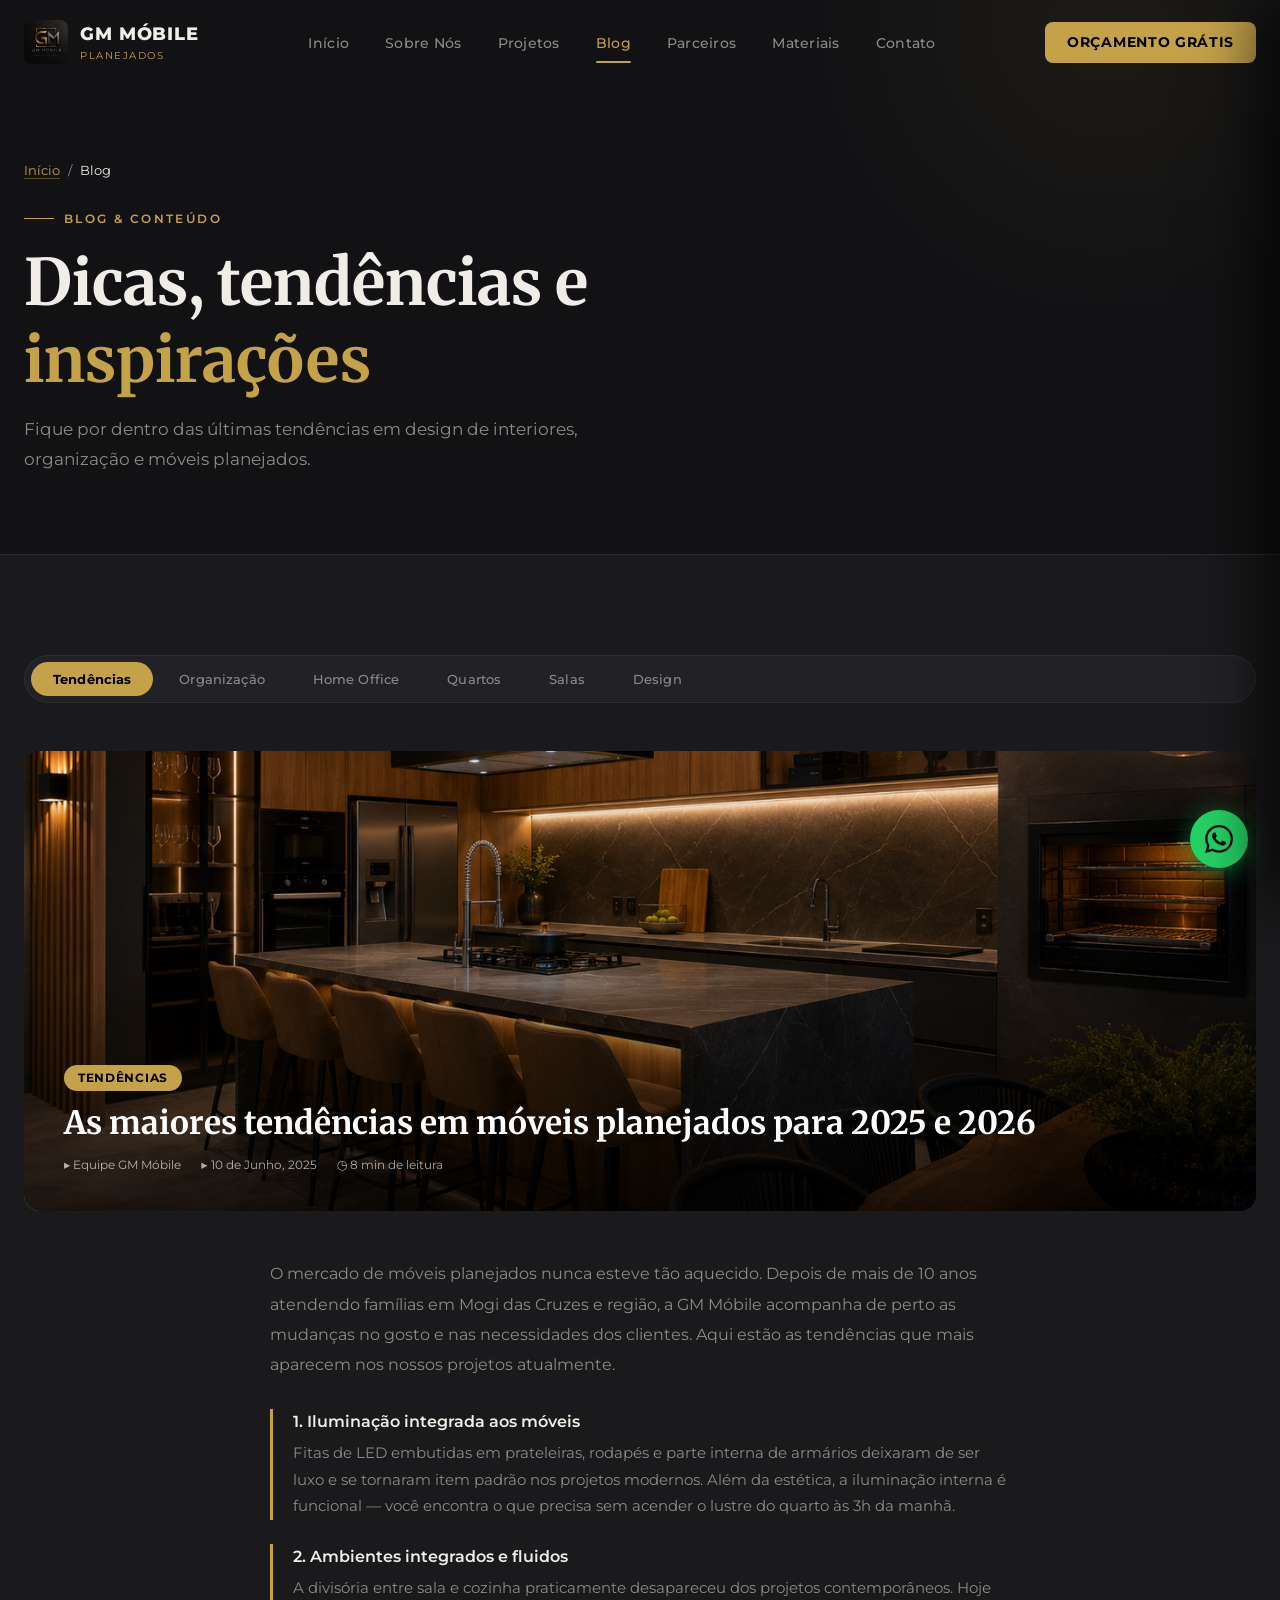
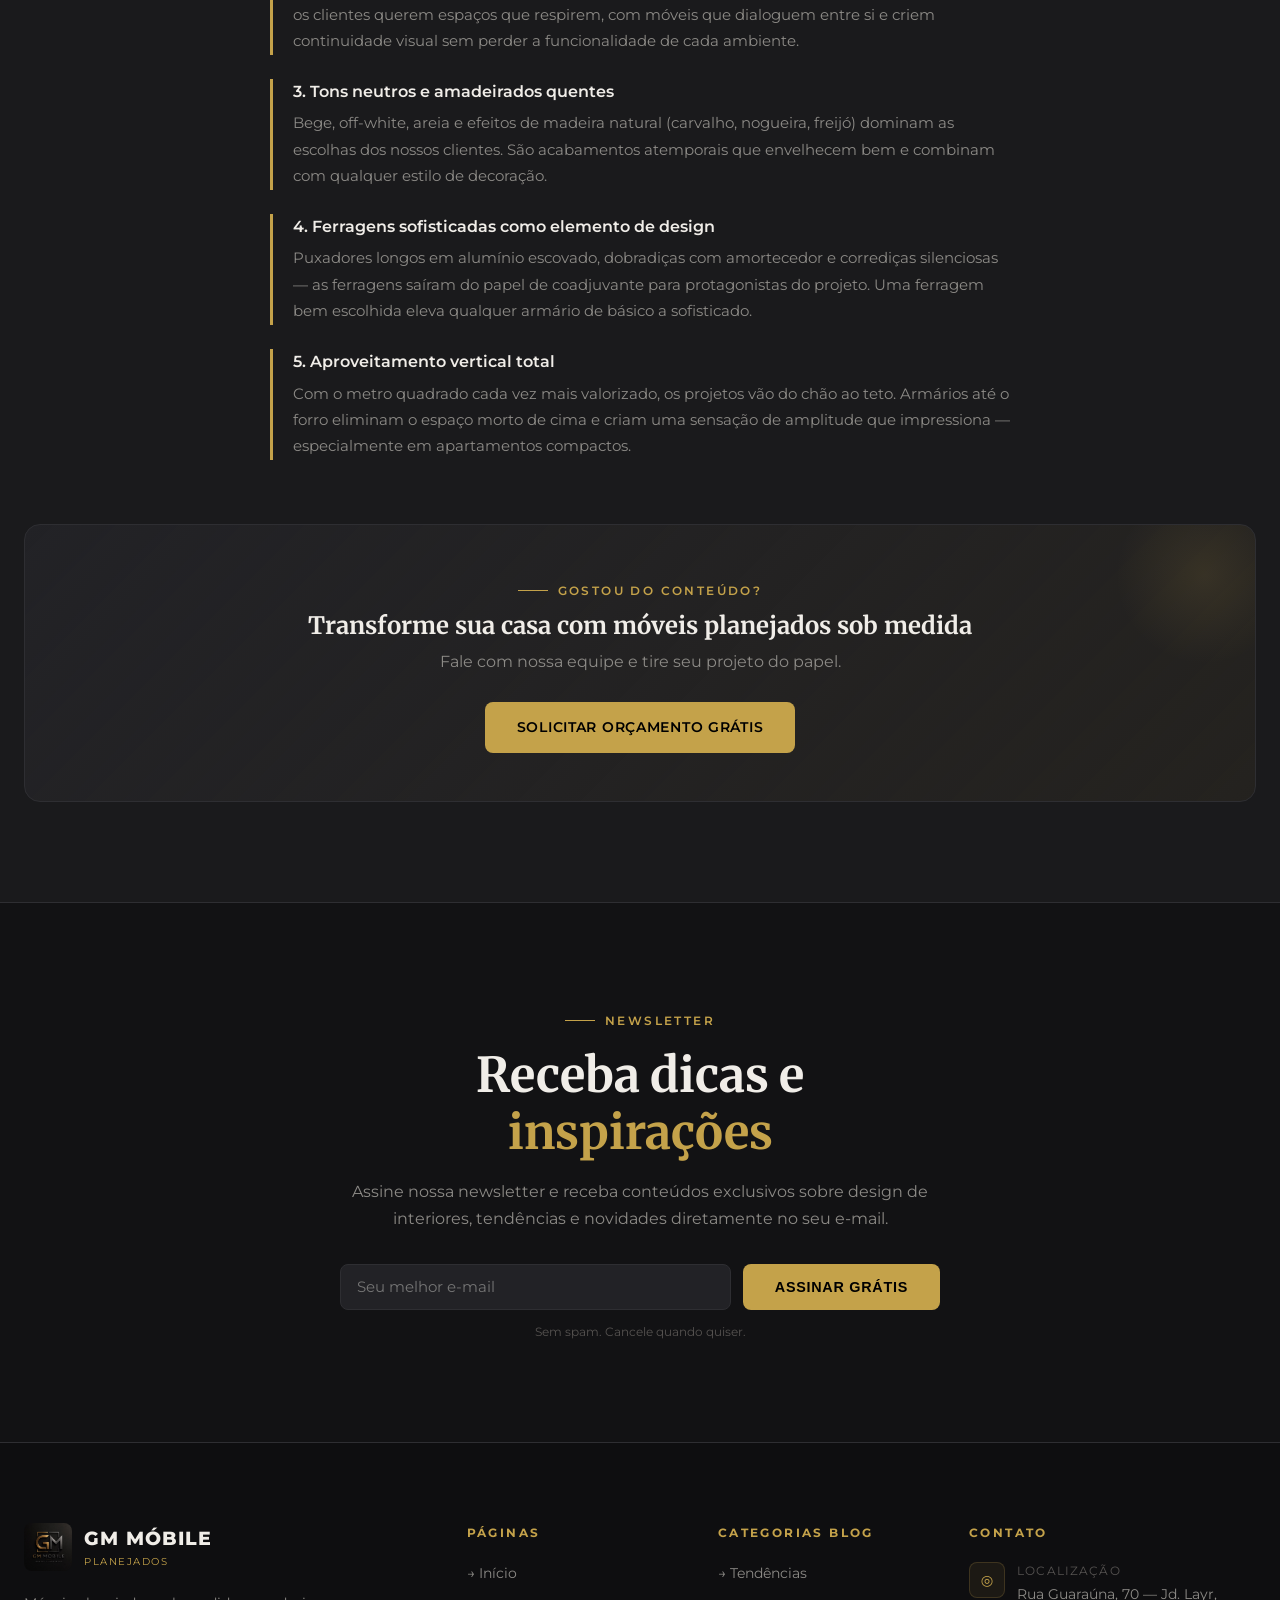
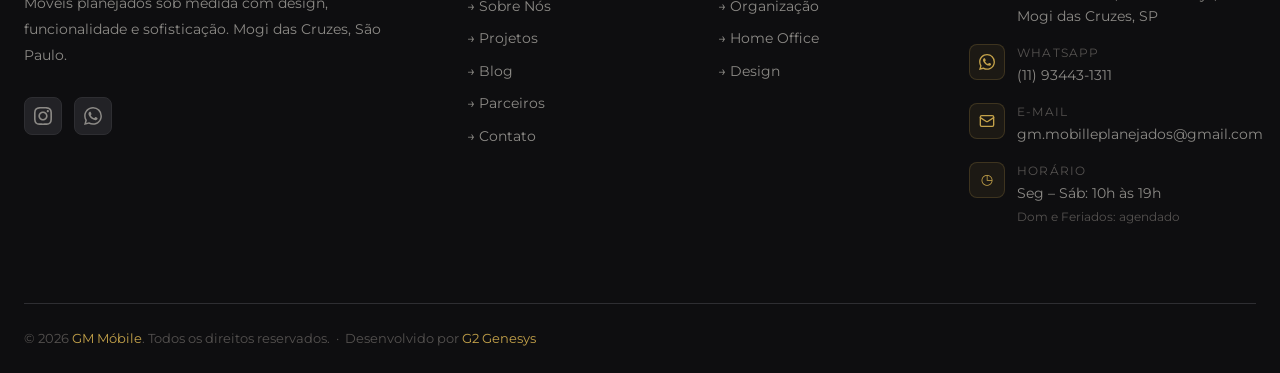
<file: blog.html>
﻿<!DOCTYPE html>
<html lang="pt-BR">
<head>
  <meta charset="UTF-8">
  <meta name="viewport" content="width=device-width, initial-scale=1.0">
  <title>Blog | GM Móbile — Dicas de Móveis Planejados, Design e Decoração</title>
  <meta name="description" content="Blog da GM Móbile: dicas de decoração, tendências em móveis planejados, como escolher materiais, organização de ambientes e design de interiores. Inspire-se para transformar sua casa!">
  <meta name="keywords" content="blog móveis planejados, dicas decoração, tendências móveis planejados, como escolher MDF, organização cozinha planejada, design interiores Mogi das Cruzes, closet organizado, home office planejado dicas">
  <meta name="robots" content="index, follow">
  <meta property="og:title" content="Blog GM Móbile — Dicas de Móveis Planejados e Decoração">
  <meta property="og:description" content="Dicas, tendências e inspirações de móveis planejados, design de interiores e organização de ambientes pela GM Móbile.">
  <meta property="og:type" content="website">
  <link rel="preconnect" href="https://fonts.googleapis.com">
  <link rel="preconnect" href="https://fonts.gstatic.com" crossorigin>
  <link href="https://fonts.googleapis.com/css2?family=Merriweather:wght@400;700;900&family=Montserrat:wght@300;400;500;600;700;800;900&display=swap" rel="stylesheet">
  <link rel="icon" href="images/Logo GM MOBILE.jpeg" type="image/jpeg">
  <link rel="stylesheet" href="css/style.css?v=20260921">
</head>
<body>

<!-- NAVBAR -->
<nav class="navbar" id="navbar">
  <div class="container">
    <div class="nav-inner">
      <a href="index.html" class="nav-logo">
        <img src="images/Logo GM MOBILE.jpeg" alt="GM Móbile" class="nav-logo-img">
        <div class="nav-logo-text">
          <span class="nav-logo-name">GM MÓBILE</span>
          <span class="nav-logo-sub">Planejados</span>
        </div>
      </a>
      <ul class="nav-links">
        <li><a href="index.html" class="nav-link">Início</a></li>
        <li><a href="sobre.html" class="nav-link">Sobre Nós</a></li>
        <li><a href="projetos.html" class="nav-link">Projetos</a></li>
        <li><a href="blog.html" class="nav-link active">Blog</a></li>
        <li><a href="parceiros.html" class="nav-link">Parceiros</a></li>
        <li><a href="materiais.html" class="nav-link">Materiais</a></li>
        <li><a href="contato.html" class="nav-link">Contato</a></li>
      </ul>
      <a href="https://wa.me/5511934431311" target="_blank" class="nav-cta">Orçamento Grátis</a>
      <button class="nav-menu-btn"><span></span><span></span><span></span></button>
    </div>
  </div>
</nav>
<!-- MOBILE NAV BACKDROP -->
<div class="mobile-nav-backdrop"></div>

<!-- MOBILE NAV DRAWER -->
<div class="mobile-nav">
  <div class="mobile-nav-header">
    <a href="index.html" class="mobile-nav-brand">
      <img src="images/Logo GM MOBILE.jpeg" alt="GM Móbile" class="mobile-nav-logo-img">
      <div>
        <div class="mobile-nav-brand-name">GM MÓBILE</div>
        <div class="mobile-nav-brand-sub">Móveis Planejados</div>
      </div>
    </a>
    <button class="mobile-nav-close" aria-label="Fechar menu">
      <svg width="14" height="14" viewBox="0 0 14 14" fill="none" stroke="currentColor" stroke-width="2" stroke-linecap="round"><line x1="1" y1="1" x2="13" y2="13"/><line x1="13" y1="1" x2="1" y2="13"/></svg>
    </button>
  </div>
  <nav class="mobile-nav-links">
    <a href="index.html" class="mobile-nav-link">
      <span class="mobile-nav-num">01</span>
      <span class="mobile-nav-text">Início</span>
      <svg class="mobile-nav-arrow" width="16" height="16" viewBox="0 0 16 16" fill="none" stroke="currentColor" stroke-width="1.5" stroke-linecap="round" stroke-linejoin="round"><path d="M3 8h10M9 4l4 4-4 4"/></svg>
    </a>
    <a href="sobre.html" class="mobile-nav-link">
      <span class="mobile-nav-num">02</span>
      <span class="mobile-nav-text">Sobre Nós</span>
      <svg class="mobile-nav-arrow" width="16" height="16" viewBox="0 0 16 16" fill="none" stroke="currentColor" stroke-width="1.5" stroke-linecap="round" stroke-linejoin="round"><path d="M3 8h10M9 4l4 4-4 4"/></svg>
    </a>
    <a href="projetos.html" class="mobile-nav-link">
      <span class="mobile-nav-num">03</span>
      <span class="mobile-nav-text">Projetos</span>
      <svg class="mobile-nav-arrow" width="16" height="16" viewBox="0 0 16 16" fill="none" stroke="currentColor" stroke-width="1.5" stroke-linecap="round" stroke-linejoin="round"><path d="M3 8h10M9 4l4 4-4 4"/></svg>
    </a>
    <a href="blog.html" class="mobile-nav-link">
      <span class="mobile-nav-num">04</span>
      <span class="mobile-nav-text">Blog</span>
      <svg class="mobile-nav-arrow" width="16" height="16" viewBox="0 0 16 16" fill="none" stroke="currentColor" stroke-width="1.5" stroke-linecap="round" stroke-linejoin="round"><path d="M3 8h10M9 4l4 4-4 4"/></svg>
    </a>
    <a href="parceiros.html" class="mobile-nav-link">
      <span class="mobile-nav-num">05</span>
      <span class="mobile-nav-text">Parceiros</span>
      <svg class="mobile-nav-arrow" width="16" height="16" viewBox="0 0 16 16" fill="none" stroke="currentColor" stroke-width="1.5" stroke-linecap="round" stroke-linejoin="round"><path d="M3 8h10M9 4l4 4-4 4"/></svg>
    </a>
    <a href="materiais.html" class="mobile-nav-link">
      <span class="mobile-nav-num">06</span>
      <span class="mobile-nav-text">Materiais</span>
      <svg class="mobile-nav-arrow" width="16" height="16" viewBox="0 0 16 16" fill="none" stroke="currentColor" stroke-width="1.5" stroke-linecap="round" stroke-linejoin="round"><path d="M3 8h10M9 4l4 4-4 4"/></svg>
    </a>
    <a href="contato.html" class="mobile-nav-link">
      <span class="mobile-nav-num">07</span>
      <span class="mobile-nav-text">Contato</span>
      <svg class="mobile-nav-arrow" width="16" height="16" viewBox="0 0 16 16" fill="none" stroke="currentColor" stroke-width="1.5" stroke-linecap="round" stroke-linejoin="round"><path d="M3 8h10M9 4l4 4-4 4"/></svg>
    </a>
  </nav>
  <div class="mobile-nav-footer">
    <div class="mobile-nav-contact">
      <div class="mobile-nav-contact-item">
        <svg width="12" height="12" viewBox="0 0 24 24" fill="currentColor"><path d="M12 2C8.13 2 5 5.13 5 9c0 5.25 7 13 7 13s7-7.75 7-13c0-3.87-3.13-7-7-7zm0 9.5c-1.38 0-2.5-1.12-2.5-2.5s1.12-2.5 2.5-2.5 2.5 1.12 2.5 2.5-1.12 2.5-2.5 2.5z"/></svg>
        Mogi das Cruzes, SP
      </div>
      <div class="mobile-nav-contact-item">
        <svg width="12" height="12" viewBox="0 0 24 24" fill="currentColor"><path d="M6.6 10.8c1.4 2.8 3.8 5.1 6.6 6.6l2.2-2.2c.3-.3.7-.4 1-.2 1.1.4 2.3.6 3.6.6.6 0 1 .4 1 1V20c0 .6-.4 1-1 1-9.4 0-17-7.6-17-17 0-.6.4-1 1-1h3.5c.6 0 1 .4 1 1 0 1.3.2 2.5.6 3.6.1.3 0 .7-.2 1L6.6 10.8z"/></svg>
        (11) 93443-1311
      </div>
    </div>
    <a href="https://wa.me/5511934431311" target="_blank" class="mobile-nav-wa">
      <svg width="18" height="18" viewBox="0 0 24 24" fill="currentColor" aria-hidden="true"><path d="M17.472 14.382c-.297-.149-1.758-.867-2.03-.967-.273-.099-.471-.148-.67.15-.197.297-.767.966-.94 1.164-.173.199-.347.223-.644.075-.297-.15-1.255-.463-2.39-1.475-.883-.788-1.48-1.761-1.653-2.059-.173-.297-.018-.458.13-.606.134-.133.298-.347.446-.52.149-.174.198-.298.298-.497.099-.198.05-.371-.025-.52-.075-.149-.669-1.612-.916-2.207-.242-.579-.487-.5-.669-.51-.173-.008-.371-.01-.57-.01-.198 0-.52.074-.792.372-.272.297-1.04 1.016-1.04 2.479 0 1.462 1.065 2.875 1.213 3.074.149.198 2.096 3.2 5.077 4.487.709.306 1.262.489 1.694.625.712.227 1.36.195 1.871.118.571-.085 1.758-.719 2.006-1.413.248-.694.248-1.289.173-1.413-.074-.124-.272-.198-.57-.347m-5.421 7.403h-.004a9.87 9.87 0 01-5.031-1.378l-.361-.214-3.741.982.998-3.648-.235-.374a9.86 9.86 0 01-1.51-5.26c.001-5.45 4.436-9.884 9.888-9.884 2.64 0 5.122 1.03 6.988 2.898a9.825 9.825 0 012.893 6.994c-.003 5.45-4.437 9.884-9.885 9.884m8.413-18.297A11.815 11.815 0 0012.05 0C5.495 0 .16 5.335.157 11.892c0 2.096.547 4.142 1.588 5.945L.057 24l6.305-1.654a11.882 11.882 0 005.683 1.448h.005c6.554 0 11.89-5.335 11.893-11.893a11.821 11.821 0 00-3.48-8.413z"/></svg>
      Solicitar Orçamento
    </a>
  </div>
</div>

<!-- PAGE HERO -->
<section class="page-hero">
  <div class="container">
    <div class="breadcrumb">
      <a href="index.html">Início</a>
      <span>/</span>
      <span>Blog</span>
    </div>
    <div class="section-label">Blog & Conteúdo</div>
    <h1 class="section-title" style="font-size:clamp(2.5rem,5vw,4rem); max-width:700px;">
      Dicas, tendências e<br><span>inspirações</span>
    </h1>
    <p class="section-desc">Fique por dentro das últimas tendências em design de interiores, organização e móveis planejados.</p>
  </div>
</section>

<!-- BLOG CONTENT -->
<section class="section">
  <div class="container">

    <!-- TAB BAR -->
    <div class="fade-in" style="position:relative; margin-bottom:48px;">
      <div id="blogTabBar" style="background:var(--bg-card); border:1px solid var(--border); border-radius:40px; padding:6px; display:flex; gap:4px; overflow-x:auto; scrollbar-width:none; -ms-overflow-style:none;">
        <button class="blog-tab active" data-tab="0">Tendências</button>
        <button class="blog-tab" data-tab="1">Organização</button>
        <button class="blog-tab" data-tab="2">Home Office</button>
        <button class="blog-tab" data-tab="3">Quartos</button>
        <button class="blog-tab" data-tab="4">Salas</button>
        <button class="blog-tab" data-tab="6">Design</button>
      </div>
      <div id="blogTabFade" style="position:absolute; top:0; right:0; bottom:0; width:64px; background:linear-gradient(to left, var(--bg-primary) 0%, transparent 100%); border-radius:0 40px 40px 0; pointer-events:none; transition:opacity 0.3s;"></div>
    </div>

    <!-- TAB PANELS -->
    <div id="blogTabs">

      <!-- TAB 0: Tendências -->
      <div class="blog-panel" data-panel="0">
        <div style="position:relative; border-radius:var(--radius-lg); overflow:hidden; margin-bottom:48px;">
          <img src="images/Cozinha moderna com iluminação suave e aconchegante.png" alt="Cozinha Planejada Moderna" loading="lazy" style="width:100%; height:460px; object-fit:cover; display:block;">
          <div style="position:absolute; inset:0; background:linear-gradient(to top, rgba(0,0,0,0.85) 0%, rgba(0,0,0,0.3) 50%, transparent 100%);"></div>
          <div style="position:absolute; bottom:0; left:0; right:0; padding:36px 40px;">
            <span style="display:inline-block; background:var(--accent); color:#000; padding:4px 14px; border-radius:20px; font-size:0.72rem; font-weight:700; letter-spacing:0.06em; margin-bottom:12px;">TENDÊNCIAS</span>
            <h2 style="font-family:var(--font-display); font-size:clamp(1.4rem,3vw,2rem); font-weight:700; color:#fff; line-height:1.25; margin-bottom:12px;">As maiores tendências em móveis planejados para 2025 e 2026</h2>
            <div style="display:flex; gap:20px; flex-wrap:wrap;">
              <span style="color:rgba(255,255,255,0.65); font-size:0.78rem;">▸ Equipe GM Móbile</span>
              <span style="color:rgba(255,255,255,0.65); font-size:0.78rem;">▸ 10 de Junho, 2025</span>
              <span style="color:rgba(255,255,255,0.65); font-size:0.78rem;">◷ 8 min de leitura</span>
            </div>
          </div>
        </div>
        <div style="max-width:740px; margin:0 auto;">
          <p style="color:var(--text-secondary); line-height:1.9; margin-bottom:28px; font-size:1rem;">O mercado de móveis planejados nunca esteve tão aquecido. Depois de mais de 10 anos atendendo famílias em Mogi das Cruzes e região, a GM Móbile acompanha de perto as mudanças no gosto e nas necessidades dos clientes. Aqui estão as tendências que mais aparecem nos nossos projetos atualmente.</p>
          <div style="border-left:3px solid var(--accent); padding-left:20px; margin-bottom:24px;">
            <p style="color:var(--text-primary); font-weight:600; margin-bottom:6px;">1. Iluminação integrada aos móveis</p>
            <p style="color:var(--text-secondary); line-height:1.8; font-size:0.92rem;">Fitas de LED embutidas em prateleiras, rodapés e parte interna de armários deixaram de ser luxo e se tornaram item padrão nos projetos modernos. Além da estética, a iluminação interna é funcional — você encontra o que precisa sem acender o lustre do quarto às 3h da manhã.</p>
          </div>
          <div style="border-left:3px solid var(--accent); padding-left:20px; margin-bottom:24px;">
            <p style="color:var(--text-primary); font-weight:600; margin-bottom:6px;">2. Ambientes integrados e fluidos</p>
            <p style="color:var(--text-secondary); line-height:1.8; font-size:0.92rem;">A divisória entre sala e cozinha praticamente desapareceu dos projetos contemporâneos. Hoje os clientes querem espaços que respirem, com móveis que dialoguem entre si e criem continuidade visual sem perder a funcionalidade de cada ambiente.</p>
          </div>
          <div style="border-left:3px solid var(--accent); padding-left:20px; margin-bottom:24px;">
            <p style="color:var(--text-primary); font-weight:600; margin-bottom:6px;">3. Tons neutros e amadeirados quentes</p>
            <p style="color:var(--text-secondary); line-height:1.8; font-size:0.92rem;">Bege, off-white, areia e efeitos de madeira natural (carvalho, nogueira, freijó) dominam as escolhas dos nossos clientes. São acabamentos atemporais que envelhecem bem e combinam com qualquer estilo de decoração.</p>
          </div>
          <div style="border-left:3px solid var(--accent); padding-left:20px; margin-bottom:24px;">
            <p style="color:var(--text-primary); font-weight:600; margin-bottom:6px;">4. Ferragens sofisticadas como elemento de design</p>
            <p style="color:var(--text-secondary); line-height:1.8; font-size:0.92rem;">Puxadores longos em alumínio escovado, dobradiças com amortecedor e corrediças silenciosas — as ferragens saíram do papel de coadjuvante para protagonistas do projeto. Uma ferragem bem escolhida eleva qualquer armário de básico a sofisticado.</p>
          </div>
          <div style="border-left:3px solid var(--accent); padding-left:20px;">
            <p style="color:var(--text-primary); font-weight:600; margin-bottom:6px;">5. Aproveitamento vertical total</p>
            <p style="color:var(--text-secondary); line-height:1.8; font-size:0.92rem;">Com o metro quadrado cada vez mais valorizado, os projetos vão do chão ao teto. Armários até o forro eliminam o espaço morto de cima e criam uma sensação de amplitude que impressiona — especialmente em apartamentos compactos.</p>
          </div>
        </div>
      </div>

      <!-- TAB 1: Organização -->
      <div class="blog-panel" data-panel="1" style="display:none;">
        <div style="position:relative; border-radius:var(--radius-lg); overflow:hidden; margin-bottom:48px;">
          <img src="images/Closet elegante e moderno com iluminação suave.png" alt="Closet planejado organizado" loading="lazy" style="width:100%; height:460px; object-fit:cover; display:block;">
          <div style="position:absolute; inset:0; background:linear-gradient(to top, rgba(0,0,0,0.85) 0%, rgba(0,0,0,0.3) 50%, transparent 100%);"></div>
          <div style="position:absolute; bottom:0; left:0; right:0; padding:36px 40px;">
            <span style="display:inline-block; background:var(--accent); color:#000; padding:4px 14px; border-radius:20px; font-size:0.72rem; font-weight:700; letter-spacing:0.06em; margin-bottom:12px;">ORGANIZAÇÃO</span>
            <h2 style="font-family:var(--font-display); font-size:clamp(1.4rem,3vw,2rem); font-weight:700; color:#fff; line-height:1.25; margin-bottom:12px;">Closet planejado: como aproveitar cada centímetro do seu espaço</h2>
            <div style="display:flex; gap:20px; flex-wrap:wrap;">
              <span style="color:rgba(255,255,255,0.65); font-size:0.78rem;">▸ Equipe GM Móbile</span>
              <span style="color:rgba(255,255,255,0.65); font-size:0.78rem;">▸ 20 de Maio, 2025</span>
              <span style="color:rgba(255,255,255,0.65); font-size:0.78rem;">◷ 6 min de leitura</span>
            </div>
          </div>
        </div>
        <div style="max-width:740px; margin:0 auto;">
          <p style="color:var(--text-secondary); line-height:1.9; margin-bottom:28px; font-size:1rem;">Um closet bem projetado economiza em média 15 minutos por dia — e isso se transforma em quase 2 horas por semana. Mais do que organização, é qualidade de vida. Veja como a GM Móbile projeta closets que realmente funcionam no cotidiano.</p>
          <div style="border-left:3px solid var(--accent); padding-left:20px; margin-bottom:24px;">
            <p style="color:var(--text-primary); font-weight:600; margin-bottom:6px;">Comece pelo inventário do que você tem</p>
            <p style="color:var(--text-secondary); line-height:1.8; font-size:0.92rem;">Antes de projetar, contamos quantas peças o cliente tem de cada tipo — camisas, calças, vestidos, sapatos. Só assim é possível definir a proporção certa de trilhos, prateleiras e gavetões. Um closet projetado sem esse levantamento sempre vai sobrar ou faltar espaço.</p>
          </div>
          <div style="border-left:3px solid var(--accent); padding-left:20px; margin-bottom:24px;">
            <p style="color:var(--text-primary); font-weight:600; margin-bottom:6px;">Zona quente, morna e fria</p>
            <p style="color:var(--text-secondary); line-height:1.8; font-size:0.92rem;">Dividimos o closet em três zonas: o que você usa todo dia fica na altura dos olhos e das mãos (zona quente). O que usa semanalmente fica um pouco acima ou abaixo (zona morna). O que usa raramente — malas, roupas de frio — vai para as partes mais altas ou baixas (zona fria).</p>
          </div>
          <div style="border-left:3px solid var(--accent); padding-left:20px; margin-bottom:24px;">
            <p style="color:var(--text-primary); font-weight:600; margin-bottom:6px;">Trilho duplo para dobrar a capacidade</p>
            <p style="color:var(--text-secondary); line-height:1.8; font-size:0.92rem;">Para camisas, blusas e camisetas — peças curtas — usamos trilhos duplos no mesmo vão. Isso praticamente dobra a capacidade de armazenamento sem aumentar o espaço físico. É um dos truques favoritos dos nossos projetos.</p>
          </div>
          <div style="border-left:3px solid var(--accent); padding-left:20px; margin-bottom:24px;">
            <p style="color:var(--text-primary); font-weight:600; margin-bottom:6px;">Gavetas com divisórias modulares</p>
            <p style="color:var(--text-secondary); line-height:1.8; font-size:0.92rem;">Cuecas, meias, gravatas e acessórios ficam muito mais organizados com divisórias internas. Elas são planejadas sob medida para o tamanho do gavetão e podem ser reconfiguradas conforme a necessidade muda.</p>
          </div>
          <div style="border-left:3px solid var(--accent); padding-left:20px;">
            <p style="color:var(--text-primary); font-weight:600; margin-bottom:6px;">Iluminação: o detalhe que transforma</p>
            <p style="color:var(--text-secondary); line-height:1.8; font-size:0.92rem;">Fitas de LED dentro do closet permitem que você veja as cores reais das peças antes de escolher o que vestir. É um detalhe que parece pequeno, mas que nossos clientes sempre destacam como um dos que mais fazem diferença no dia a dia.</p>
          </div>
        </div>
      </div>

      <!-- TAB 2: Home Office -->
      <div class="blog-panel" data-panel="2" style="display:none;">
        <div style="position:relative; border-radius:var(--radius-lg); overflow:hidden; margin-bottom:48px;">
          <img src="images/Escritório moderno e sofisticado em tons quentes.png" alt="Home Office planejado" loading="lazy" style="width:100%; height:460px; object-fit:cover; display:block;">
          <div style="position:absolute; inset:0; background:linear-gradient(to top, rgba(0,0,0,0.85) 0%, rgba(0,0,0,0.3) 50%, transparent 100%);"></div>
          <div style="position:absolute; bottom:0; left:0; right:0; padding:36px 40px;">
            <span style="display:inline-block; background:var(--accent); color:#000; padding:4px 14px; border-radius:20px; font-size:0.72rem; font-weight:700; letter-spacing:0.06em; margin-bottom:12px;">HOME OFFICE</span>
            <h2 style="font-family:var(--font-display); font-size:clamp(1.4rem,3vw,2rem); font-weight:700; color:#fff; line-height:1.25; margin-bottom:12px;">Home office planejado: produtividade começa pelo ambiente certo</h2>
            <div style="display:flex; gap:20px; flex-wrap:wrap;">
              <span style="color:rgba(255,255,255,0.65); font-size:0.78rem;">▸ Equipe GM Móbile</span>
              <span style="color:rgba(255,255,255,0.65); font-size:0.78rem;">▸ 5 de Abril, 2025</span>
              <span style="color:rgba(255,255,255,0.65); font-size:0.78rem;">◷ 7 min de leitura</span>
            </div>
          </div>
        </div>
        <div style="max-width:740px; margin:0 auto;">
          <p style="color:var(--text-secondary); line-height:1.9; margin-bottom:28px; font-size:1rem;">O home office deixou de ser tendência e virou realidade permanente para milhões de brasileiros. Trabalhar bem em casa exige mais do que uma mesa e uma cadeira — exige um espaço projetado para concentração, conforto e profissionalismo, especialmente nas videochamadas.</p>
          <div style="border-left:3px solid var(--accent); padding-left:20px; margin-bottom:24px;">
            <p style="color:var(--text-primary); font-weight:600; margin-bottom:6px;">Bancada na medida ergonômica</p>
            <p style="color:var(--text-secondary); line-height:1.8; font-size:0.92rem;">A altura ideal é 75cm para trabalho sentado. Profundidade mínima de 60cm se você usa monitor — isso garante a distância correta dos olhos e evita tensão cervical. Para quem usa notebook, 50cm já são suficientes. A GM Móbile projeta cada bancada com base na rotina e na estatura de quem vai usar.</p>
          </div>
          <div style="border-left:3px solid var(--accent); padding-left:20px; margin-bottom:24px;">
            <p style="color:var(--text-primary); font-weight:600; margin-bottom:6px;">Parede de nichos: o escritório completo na vertical</p>
            <p style="color:var(--text-secondary); line-height:1.8; font-size:0.92rem;">Aproveitar a parede acima da bancada com nichos e armários fechados resolve o armazenamento sem ocupar o espaço do chão. Livros, caixas, impressora, documentos — tudo organizado e acessível. E o melhor: o fundo do escritório fica impecável para videochamadas.</p>
          </div>
          <div style="border-left:3px solid var(--accent); padding-left:20px; margin-bottom:24px;">
            <p style="color:var(--text-primary); font-weight:600; margin-bottom:6px;">Gestão de cabos integrada ao projeto</p>
            <p style="color:var(--text-secondary); line-height:1.8; font-size:0.92rem;">Passacabos na bancada, réguas de tomadas embutidas e canaletas traseiras são itens que planejamos desde o início — não no fim. Quando o cabeamento é pensado junto com o móvel, o resultado é um espaço limpo, sem fios aparentes e muito mais profissional.</p>
          </div>
          <div style="border-left:3px solid var(--accent); padding-left:20px; margin-bottom:24px;">
            <p style="color:var(--text-primary); font-weight:600; margin-bottom:6px;">Iluminação: atenção ao ambiente de trabalho</p>
            <p style="color:var(--text-secondary); line-height:1.8; font-size:0.92rem;">Luz natural pela lateral (nunca de frente ou de trás do monitor) é o ideal. Complementamos com iluminação focal na bancada — uma luminária articulada ou LED embutido no nicho acima — para evitar sombras e reflexos que causam fadiga ocular.</p>
          </div>
          <div style="border-left:3px solid var(--accent); padding-left:20px;">
            <p style="color:var(--text-primary); font-weight:600; margin-bottom:6px;">O home office também valoriza o imóvel</p>
            <p style="color:var(--text-secondary); line-height:1.8; font-size:0.92rem;">Um escritório planejado bem executado agrega valor real ao imóvel. Em avaliações e na revenda, ambientes funcionais e com acabamento profissional são sempre um diferencial. É um investimento que se paga duas vezes — no dia a dia e no futuro.</p>
          </div>
        </div>
      </div>

      <!-- TAB 3: Quartos -->
      <div class="blog-panel" data-panel="3" style="display:none;">
        <div style="position:relative; border-radius:var(--radius-lg); overflow:hidden; margin-bottom:48px;">
          <img src="images/Quarto minimalista de luxo e conforto.png" alt="Quarto planejado" loading="lazy" style="width:100%; height:460px; object-fit:cover; display:block;">
          <div style="position:absolute; inset:0; background:linear-gradient(to top, rgba(0,0,0,0.85) 0%, rgba(0,0,0,0.3) 50%, transparent 100%);"></div>
          <div style="position:absolute; bottom:0; left:0; right:0; padding:36px 40px;">
            <span style="display:inline-block; background:var(--accent); color:#000; padding:4px 14px; border-radius:20px; font-size:0.72rem; font-weight:700; letter-spacing:0.06em; margin-bottom:12px;">QUARTOS</span>
            <h2 style="font-family:var(--font-display); font-size:clamp(1.4rem,3vw,2rem); font-weight:700; color:#fff; line-height:1.25; margin-bottom:12px;">Quarto planejado: tudo o que você precisa saber antes de projetar</h2>
            <div style="display:flex; gap:20px; flex-wrap:wrap;">
              <span style="color:rgba(255,255,255,0.65); font-size:0.78rem;">▸ Equipe GM Móbile</span>
              <span style="color:rgba(255,255,255,0.65); font-size:0.78rem;">▸ 15 de Março, 2025</span>
              <span style="color:rgba(255,255,255,0.65); font-size:0.78rem;">◷ 7 min de leitura</span>
            </div>
          </div>
        </div>
        <div style="max-width:740px; margin:0 auto;">
          <p style="color:var(--text-secondary); line-height:1.9; margin-bottom:28px; font-size:1rem;">O quarto é o ambiente mais pessoal da casa. É onde você começa e termina o dia. Por isso, cada decisão de projeto precisa considerar não só o visual, mas o conforto real de quem vai usar — e a GM Móbile leva isso muito a sério em cada visita técnica.</p>
          <div style="border-left:3px solid var(--accent); padding-left:20px; margin-bottom:24px;">
            <p style="color:var(--text-primary); font-weight:600; margin-bottom:6px;">Guarda-roupa: portas de correr ou de abrir?</p>
            <p style="color:var(--text-secondary); line-height:1.8; font-size:0.92rem;">Portas de correr são ideais quando a cama fica próxima ao guarda-roupa — elas não precisam de espaço de abertura. Já as portas de abrir dão acesso mais amplo ao interior, facilitando a visão do que está dentro. Em quartos grandes, são a escolha mais prática.</p>
          </div>
          <div style="border-left:3px solid var(--accent); padding-left:20px; margin-bottom:24px;">
            <p style="color:var(--text-primary); font-weight:600; margin-bottom:6px;">Painel de TV com cabeceira integrada</p>
            <p style="color:var(--text-secondary); line-height:1.8; font-size:0.92rem;">Um dos projetos mais solicitados: o painel de TV que se integra à cabeceira da cama, criando uma peça única e coerente. Além da estética, resolve o problema dos fios do televisor e abre espaço para nichos, tomadas e iluminação indireta.</p>
          </div>
          <div style="border-left:3px solid var(--accent); padding-left:20px; margin-bottom:24px;">
            <p style="color:var(--text-primary); font-weight:600; margin-bottom:6px;">Criados-mudos planejados</p>
            <p style="color:var(--text-secondary); line-height:1.8; font-size:0.92rem;">Criados-mudos com gavetão e porta oferecem muito mais armazenamento do que os avulsos de mercado. Projetados na mesma linguagem do guarda-roupa, criam unidade visual que eleva muito o resultado do quarto como um todo.</p>
          </div>
          <div style="border-left:3px solid var(--accent); padding-left:20px; margin-bottom:24px;">
            <p style="color:var(--text-primary); font-weight:600; margin-bottom:6px;">Espelho estratégico</p>
            <p style="color:var(--text-secondary); line-height:1.8; font-size:0.92rem;">Portas espelhadas no guarda-roupa ou um painel espelhado na parede criam ilusão de amplitude — especialmente importante em quartos menores. Eles refletem a luz natural e fazem o espaço parecer maior do que é.</p>
          </div>
          <div style="border-left:3px solid var(--accent); padding-left:20px;">
            <p style="color:var(--text-primary); font-weight:600; margin-bottom:6px;">Do chão ao teto: aproveitamento máximo</p>
            <p style="color:var(--text-secondary); line-height:1.8; font-size:0.92rem;">Armários até o forro eliminam o espaço morto que acumula poeira e é difícil de limpar. Em quartos de pé direito padrão (2,60m), esse espaço a mais equivale a prateleiras extras que resolvem roupas de cama, cobertores e malas de viagem.</p>
          </div>
        </div>
      </div>

      <!-- TAB 4: Salas -->
      <div class="blog-panel" data-panel="4" style="display:none;">
        <div style="position:relative; border-radius:var(--radius-lg); overflow:hidden; margin-bottom:48px;">
          <img src="images/Sala moderna e elegante com design aberto.png" alt="Sala planejada" loading="lazy" style="width:100%; height:460px; object-fit:cover; display:block;">
          <div style="position:absolute; inset:0; background:linear-gradient(to top, rgba(0,0,0,0.85) 0%, rgba(0,0,0,0.3) 50%, transparent 100%);"></div>
          <div style="position:absolute; bottom:0; left:0; right:0; padding:36px 40px;">
            <span style="display:inline-block; background:var(--accent); color:#000; padding:4px 14px; border-radius:20px; font-size:0.72rem; font-weight:700; letter-spacing:0.06em; margin-bottom:12px;">SALAS</span>
            <h2 style="font-family:var(--font-display); font-size:clamp(1.4rem,3vw,2rem); font-weight:700; color:#fff; line-height:1.25; margin-bottom:12px;">Painel de TV planejado: o centro da sala que organiza tudo</h2>
            <div style="display:flex; gap:20px; flex-wrap:wrap;">
              <span style="color:rgba(255,255,255,0.65); font-size:0.78rem;">▸ Equipe GM Móbile</span>
              <span style="color:rgba(255,255,255,0.65); font-size:0.78rem;">▸ 1 de Fevereiro, 2025</span>
              <span style="color:rgba(255,255,255,0.65); font-size:0.78rem;">◷ 6 min de leitura</span>
            </div>
          </div>
        </div>
        <div style="max-width:740px; margin:0 auto;">
          <p style="color:var(--text-secondary); line-height:1.9; margin-bottom:28px; font-size:1rem;">O painel de TV é o projeto mais transformador que fazemos para salas. Em um único móvel, ele resolve o visual da parede principal, organiza equipamentos, esconde fios e cria um ambiente que impressiona quem entra. Veja o que considerar no seu projeto.</p>
          <div style="border-left:3px solid var(--accent); padding-left:20px; margin-bottom:24px;">
            <p style="color:var(--text-primary); font-weight:600; margin-bottom:6px;">Painel ripado: o queridinho do momento</p>
            <p style="color:var(--text-secondary); line-height:1.8; font-size:0.92rem;">As ripas verticais em MDF — com ou sem efeito madeira — criam textura e profundidade na parede sem custos elevados. São fáceis de limpar, resistentes e combinam com qualquer estilo, do rústico ao ultramoderno. Um dos acabamentos mais pedidos nos nossos projetos de 2024 e 2025.</p>
          </div>
          <div style="border-left:3px solid var(--accent); padding-left:20px; margin-bottom:24px;">
            <p style="color:var(--text-primary); font-weight:600; margin-bottom:6px;">Rack suspenso: amplitude no piso</p>
            <p style="color:var(--text-secondary); line-height:1.8; font-size:0.92rem;">O rack fixado na parede, sem pés no chão, cria uma sensação de leveza e amplitude. Facilita a limpeza embaixo e dá ao espaço um aspecto muito mais moderno e organizado do que os racks com pés convencionais.</p>
          </div>
          <div style="border-left:3px solid var(--accent); padding-left:20px; margin-bottom:24px;">
            <p style="color:var(--text-primary); font-weight:600; margin-bottom:6px;">Nichos para decoração e armazenamento</p>
            <p style="color:var(--text-secondary); line-height:1.8; font-size:0.92rem;">Nichos abertos ao redor da TV são o espaço certo para plantas, livros, objetos de decoração e equipamentos de som. Planejados em alturas e larguras variadas, criam um visual assimétrico e orgânico que funciona muito melhor do que prateleiras padronizadas.</p>
          </div>
          <div style="border-left:3px solid var(--accent); padding-left:20px; margin-bottom:24px;">
            <p style="color:var(--text-primary); font-weight:600; margin-bottom:6px;">Iluminação indireta no painel</p>
            <p style="color:var(--text-secondary); line-height:1.8; font-size:0.92rem;">Fitas de LED atrás do painel ou nos nichos criam um halo de luz que transforma completamente a atmosfera da sala à noite. É um detalhe de custo baixo que gera impacto visual enorme — e que nossos clientes sempre destacam como favorito.</p>
          </div>
          <div style="border-left:3px solid var(--accent); padding-left:20px;">
            <p style="color:var(--text-primary); font-weight:600; margin-bottom:6px;">Integração com a cozinha</p>
            <p style="color:var(--text-secondary); line-height:1.8; font-size:0.92rem;">Quando a sala e a cozinha são integradas, o painel precisa conversar visualmente com os armários da cozinha. Alinhamos paleta de cores, acabamentos e ferragens para que os dois ambientes pareçam um projeto único e coerente — não dois móveis colocados lado a lado.</p>
          </div>
        </div>
      </div>


      <!-- TAB 6: Design -->
      <div class="blog-panel" data-panel="6" style="display:none;">
        <div style="position:relative; border-radius:var(--radius-lg); overflow:hidden; margin-bottom:48px;">
          <img src="images/sala comtemporanea.png" alt="Design de interiores" loading="lazy" style="width:100%; height:460px; object-fit:cover; display:block;">
          <div style="position:absolute; inset:0; background:linear-gradient(to top, rgba(0,0,0,0.85) 0%, rgba(0,0,0,0.3) 50%, transparent 100%);"></div>
          <div style="position:absolute; bottom:0; left:0; right:0; padding:36px 40px;">
            <span style="display:inline-block; background:var(--accent); color:#000; padding:4px 14px; border-radius:20px; font-size:0.72rem; font-weight:700; letter-spacing:0.06em; margin-bottom:12px;">DESIGN</span>
            <h2 style="font-family:var(--font-display); font-size:clamp(1.4rem,3vw,2rem); font-weight:700; color:#fff; line-height:1.25; margin-bottom:12px;">Como escolher as cores e acabamentos certos para o seu projeto</h2>
            <div style="display:flex; gap:20px; flex-wrap:wrap;">
              <span style="color:rgba(255,255,255,0.65); font-size:0.78rem;">▸ Equipe GM Móbile</span>
              <span style="color:rgba(255,255,255,0.65); font-size:0.78rem;">▸ 20 de Novembro, 2024</span>
              <span style="color:rgba(255,255,255,0.65); font-size:0.78rem;">◷ 7 min de leitura</span>
            </div>
          </div>
        </div>
        <div style="max-width:740px; margin:0 auto;">
          <p style="color:var(--text-secondary); line-height:1.9; margin-bottom:28px; font-size:1rem;">A cor e o acabamento são as decisões que mais travam os clientes na hora de projetar. O medo de escolher errado é real — afinal, são móveis que ficam por décadas. Aqui compartilhamos o que aprendemos orientando centenas de famílias a fazer escolhas que envelhecem bem.</p>
          <div style="border-left:3px solid var(--accent); padding-left:20px; margin-bottom:24px;">
            <p style="color:var(--text-primary); font-weight:600; margin-bottom:6px;">A regra dos neutros: nunca erra</p>
            <p style="color:var(--text-secondary); line-height:1.8; font-size:0.92rem;">Branco neve, off-white, cinza claro e bege são a escolha mais segura para quem quer um projeto duradouro. Eles ampliam visualmente qualquer ambiente, combinam com qualquer decoração e nunca ficam fora de moda. São os acabamentos que mais recomendamos para estruturas principais.</p>
          </div>
          <div style="border-left:3px solid var(--accent); padding-left:20px; margin-bottom:24px;">
            <p style="color:var(--text-primary); font-weight:600; margin-bottom:6px;">Amadeirados: calor e personalidade</p>
            <p style="color:var(--text-secondary); line-height:1.8; font-size:0.92rem;">O efeito madeira em MDF revestido traz aconchego sem os cuidados da madeira real. Carvalho Copenhagen (o mais pedido), Nogueira, Freijó e Teca são as texturas favoritas dos nossos clientes. Funcionam sozinhos ou combinados com branco em projetos bicromáticos que ficam sempre bonitos.</p>
          </div>
          <div style="border-left:3px solid var(--accent); padding-left:20px; margin-bottom:24px;">
            <p style="color:var(--text-primary); font-weight:600; margin-bottom:6px;">Fosco ou brilhante?</p>
            <p style="color:var(--text-secondary); line-height:1.8; font-size:0.92rem;">O acabamento fosco predomina nos projetos contemporâneos por um motivo simples: ele é mais fácil de manter limpo (não marca dedos), tem aspecto premium e não cansa visualmente. O brilhante pode ser lindo em ambientes bem iluminados, mas marca muito e exige limpeza frequente.</p>
          </div>
          <div style="border-left:3px solid var(--accent); padding-left:20px; margin-bottom:24px;">
            <p style="color:var(--text-primary); font-weight:600; margin-bottom:6px;">Bicromatismo: a combinação que sempre funciona</p>
            <p style="color:var(--text-secondary); line-height:1.8; font-size:0.92rem;">Dois tons bem escolhidos fazem mais do que muitas cores juntas. As combinações clássicas que mais aparecem nos nossos projetos: branco + amadeirado, off-white + grafite, cinza + nogueira. Elas criam contraste elegante e mantêm o projeto coerente sem complicar.</p>
          </div>
          <div style="border-left:3px solid var(--accent); padding-left:20px;">
            <p style="color:var(--text-primary); font-weight:600; margin-bottom:6px;">Ferragens: o detalhe que fecha o visual</p>
            <p style="color:var(--text-secondary); line-height:1.8; font-size:0.92rem;">Puxadores dourados com móveis off-white? Clássico atemporal. Preto fosco com amadeirado? Moderno e sofisticado. Inox escovado com cinza antracite? Urbano e elegante. As ferragens são como acessórios de moda — têm o poder de elevar ou estragar o projeto inteiro. Dedicamos atenção especial a essa escolha em cada visita técnica.</p>
          </div>
        </div>
      </div>

    </div>

    <!-- CTA BLOG -->
    <div class="fade-in" style="text-align:center; margin-top:64px; padding:48px 40px; background:linear-gradient(135deg, var(--bg-card) 0%, rgba(196,162,74,0.06) 100%); border:1px solid var(--border); border-radius:var(--radius-lg); position:relative; overflow:hidden;">
      <div style="position:absolute; top:-40px; right:-40px; width:180px; height:180px; background:radial-gradient(circle, rgba(196,162,74,0.12) 0%, transparent 70%); pointer-events:none;"></div>
      <div class="section-label" style="justify-content:center; margin-bottom:12px;">Gostou do conteúdo?</div>
      <h3 style="font-family:var(--font-display); font-size:1.5rem; color:var(--text-primary); margin-bottom:8px;">Transforme sua casa com móveis planejados sob medida</h3>
      <p style="color:var(--text-secondary); margin-bottom:28px;">Fale com nossa equipe e tire seu projeto do papel.</p>
      <a href="https://wa.me/5511934431311?text=Olá!%20Li%20o%20blog%20da%20GM%20Móbile%20e%20quero%20saber%20mais%20sobre%20móveis%20planejados!" target="_blank" class="btn btn-primary">Solicitar Orçamento Grátis</a>
    </div>

    <script>
      (function() {
        var bar = document.getElementById('blogTabBar');
        var fade = document.getElementById('blogTabFade');
        function updateFade() {
          var atEnd = bar.scrollLeft + bar.clientWidth >= bar.scrollWidth - 4;
          fade.style.opacity = atEnd ? '0' : '1';
        }
        bar.addEventListener('scroll', updateFade);
        window.addEventListener('resize', updateFade);
        updateFade();

        var tabs = document.querySelectorAll('.blog-tab');
        var panels = document.querySelectorAll('.blog-panel');

        function activate(index) {
          tabs.forEach(function(t, i) {
            var active = i === index;
            t.style.background = active ? 'var(--accent)' : 'transparent';
            t.style.color = active ? '#000' : 'var(--text-secondary)';
            t.style.fontWeight = active ? '700' : '500';
          });
          panels.forEach(function(p, i) {
            p.style.display = i === index ? '' : 'none';
          });
        }

        tabs.forEach(function(t, i) {
          t.addEventListener('click', function() { activate(i); });
        });
      })();
    </script>

  </div>
</section>

<!-- NEWSLETTER -->
<section class="section" style="background:var(--bg-secondary); border-top:1px solid var(--border);">
  <div class="container">
    <div style="max-width:600px; margin:0 auto; text-align:center;" class="fade-in">
      <div class="section-label" style="justify-content:center;">Newsletter</div>
      <h2 class="section-title">Receba dicas e<br><span>inspirações</span></h2>
      <p style="color:var(--text-secondary); margin-bottom:32px; line-height:1.7;">Assine nossa newsletter e receba conteúdos exclusivos sobre design de interiores, tendências e novidades diretamente no seu e-mail.</p>
      <form style="display:flex; gap:12px; flex-wrap:wrap; justify-content:center;" onsubmit="event.preventDefault(); this.querySelector('button').textContent='✓ Inscrito!'; this.querySelector('button').style.background='#25D366';">
        <input type="email" placeholder="Seu melhor e-mail" required
          style="flex:1; min-width:260px; background:var(--bg-card); border:1px solid var(--border); border-radius:var(--radius); padding:13px 16px; color:var(--text-primary); font-size:0.92rem; outline:none; font-family:var(--font-main);"
          onfocus="this.style.borderColor='var(--accent)'" onblur="this.style.borderColor='var(--border)'">
        <button type="submit" class="btn btn-primary" style="white-space:nowrap;">Assinar Grátis</button>
      </form>
      <p style="font-size:0.78rem; color:var(--text-muted); margin-top:12px;">Sem spam. Cancele quando quiser.</p>
    </div>
  </div>
</section>

<!-- FOOTER -->
<footer class="footer">
  <div class="container">
    <div class="footer-grid">
      <div>
        <div class="footer-brand-logo">
          <img src="images/Logo GM MOBILE.jpeg" alt="GM Móbile" class="footer-logo-img">
          <div><div class="footer-brand-name">GM MÓBILE</div><div class="footer-brand-sub">Planejados</div></div>
        </div>
        <p class="footer-desc">Móveis planejados sob medida com design, funcionalidade e sofisticação. Mogi das Cruzes, São Paulo.</p>
        <div class="footer-social">
          <a href="https://www.instagram.com/gm_mobille" target="_blank"><svg width="18" height="18" viewBox="0 0 24 24" fill="currentColor"><path d="M12 2.163c3.204 0 3.584.012 4.85.07 3.252.148 4.771 1.691 4.919 4.919.058 1.265.069 1.645.069 4.849 0 3.205-.012 3.584-.069 4.849-.149 3.225-1.664 4.771-4.919 4.919-1.266.058-1.644.07-4.85.07-3.204 0-3.584-.012-4.849-.07-3.26-.149-4.771-1.699-4.919-4.92-.058-1.265-.07-1.644-.07-4.849 0-3.204.013-3.583.07-4.849.149-3.227 1.664-4.771 4.919-4.919 1.266-.057 1.645-.069 4.849-.069zm0-2.163c-3.259 0-3.667.014-4.947.072-4.358.2-6.78 2.618-6.98 6.98-.059 1.281-.073 1.689-.073 4.948 0 3.259.014 3.668.072 4.948.2 4.358 2.618 6.78 6.98 6.98 1.281.058 1.689.072 4.948.072 3.259 0 3.668-.014 4.948-.072 4.354-.2 6.782-2.618 6.979-6.98.059-1.28.073-1.689.073-4.948 0-3.259-.014-3.667-.072-4.947-.196-4.354-2.617-6.78-6.979-6.98-1.281-.059-1.69-.073-4.949-.073zm0 5.838c-3.403 0-6.162 2.759-6.162 6.162s2.759 6.163 6.162 6.163 6.162-2.759 6.162-6.163c0-3.403-2.759-6.162-6.162-6.162zm0 10.162c-2.209 0-4-1.79-4-4 0-2.209 1.791-4 4-4s4 1.791 4 4c0 2.21-1.791 4-4 4zm6.406-11.845c-.796 0-1.441.645-1.441 1.44s.645 1.44 1.441 1.44c.795 0 1.439-.645 1.439-1.44s-.644-1.44-1.439-1.44z"/></svg></a>
          <a href="https://wa.me/5511934431311" target="_blank"><svg width="18" height="18" viewBox="0 0 24 24" fill="currentColor"><path d="M17.472 14.382c-.297-.149-1.758-.867-2.03-.967-.273-.099-.471-.148-.67.15-.197.297-.767.966-.94 1.164-.173.199-.347.223-.644.075-.297-.15-1.255-.463-2.39-1.475-.883-.788-1.48-1.761-1.653-2.059-.173-.297-.018-.458.13-.606.134-.133.298-.347.446-.52.149-.174.198-.298.298-.497.099-.198.05-.371-.025-.52-.075-.149-.669-1.612-.916-2.207-.242-.579-.487-.5-.669-.51-.173-.008-.371-.01-.57-.01-.198 0-.52.074-.792.372-.272.297-1.04 1.016-1.04 2.479 0 1.462 1.065 2.875 1.213 3.074.149.198 2.096 3.2 5.077 4.487.709.306 1.262.489 1.694.625.712.227 1.36.195 1.871.118.571-.085 1.758-.719 2.006-1.413.248-.694.248-1.289.173-1.413-.074-.124-.272-.198-.57-.347m-5.421 7.403h-.004a9.87 9.87 0 01-5.031-1.378l-.361-.214-3.741.982.998-3.648-.235-.374a9.86 9.86 0 01-1.51-5.26c.001-5.45 4.436-9.884 9.888-9.884 2.64 0 5.122 1.03 6.988 2.898a9.825 9.825 0 012.893 6.994c-.003 5.45-4.437 9.884-9.885 9.884m8.413-18.297A11.815 11.815 0 0012.05 0C5.495 0 .16 5.335.157 11.892c0 2.096.547 4.142 1.588 5.945L.057 24l6.305-1.654a11.882 11.882 0 005.683 1.448h.005c6.554 0 11.89-5.335 11.893-11.893a11.821 11.821 0 00-3.48-8.413z"/></svg></a>
        </div>
      </div>
      <div>
        <div class="footer-col-title">Páginas</div>
        <ul class="footer-links">
          <li><a href="index.html">→ Início</a></li>
          <li><a href="sobre.html">→ Sobre Nós</a></li>
          <li><a href="projetos.html">→ Projetos</a></li>
          <li><a href="blog.html">→ Blog</a></li>
          <li><a href="parceiros.html">→ Parceiros</a></li>
          <li><a href="contato.html">→ Contato</a></li>
        </ul>
      </div>
      <div>
        <div class="footer-col-title">Categorias Blog</div>
        <ul class="footer-links">
          <li><a href="#">→ Tendências</a></li>
          <li><a href="#">→ Organização</a></li>
          <li><a href="#">→ Home Office</a></li>
          <li><a href="#">→ Design</a></li>
        </ul>
      </div>
      <div>
        <div class="footer-col-title">Contato</div>
        <div class="footer-contact-item">
          <div class="footer-contact-icon">◎</div>
          <div><div class="footer-contact-label">Localização</div><div class="footer-contact-value">Rua Guaraúna, 70 — Jd. Layr, Mogi das Cruzes, SP</div></div>
        </div>
        <div class="footer-contact-item">
          <div class="footer-contact-icon"><svg width="16" height="16" viewBox="0 0 24 24" fill="currentColor" aria-hidden="true"><path d="M17.472 14.382c-.297-.149-1.758-.867-2.03-.967-.273-.099-.471-.148-.67.15-.197.297-.767.966-.94 1.164-.173.199-.347.223-.644.075-.297-.15-1.255-.463-2.39-1.475-.883-.788-1.48-1.761-1.653-2.059-.173-.297-.018-.458.13-.606.134-.133.298-.347.446-.52.149-.174.198-.298.298-.497.099-.198.05-.371-.025-.52-.075-.149-.669-1.612-.916-2.207-.242-.579-.487-.5-.669-.51-.173-.008-.371-.01-.57-.01-.198 0-.52.074-.792.372-.272.297-1.04 1.016-1.04 2.479 0 1.462 1.065 2.875 1.213 3.074.149.198 2.096 3.2 5.077 4.487.709.306 1.262.489 1.694.625.712.227 1.36.195 1.871.118.571-.085 1.758-.719 2.006-1.413.248-.694.248-1.289.173-1.413-.074-.124-.272-.198-.57-.347m-5.421 7.403h-.004a9.87 9.87 0 01-5.031-1.378l-.361-.214-3.741.982.998-3.648-.235-.374a9.86 9.86 0 01-1.51-5.26c.001-5.45 4.436-9.884 9.888-9.884 2.64 0 5.122 1.03 6.988 2.898a9.825 9.825 0 012.893 6.994c-.003 5.45-4.437 9.884-9.885 9.884m8.413-18.297A11.815 11.815 0 0012.05 0C5.495 0 .16 5.335.157 11.892c0 2.096.547 4.142 1.588 5.945L.057 24l6.305-1.654a11.882 11.882 0 005.683 1.448h.005c6.554 0 11.89-5.335 11.893-11.893a11.821 11.821 0 00-3.48-8.413z"/></svg></div>
          <div><div class="footer-contact-label">WhatsApp</div><div class="footer-contact-value">(11) 93443-1311</div></div>
        </div>
        <a href="mailto:gm.mobilleplanejados@gmail.com" class="footer-contact-item" style="text-decoration:none; color:inherit;">
          <div class="footer-contact-icon"><svg width="16" height="16" viewBox="0 0 24 24" fill="none" stroke="currentColor" stroke-width="2" stroke-linecap="round" stroke-linejoin="round"><rect x="2" y="4" width="20" height="16" rx="2"/><path d="m22 7-8.97 5.7a1.94 1.94 0 0 1-2.06 0L2 7"/></svg></div>
          <div>
            <div class="footer-contact-label">E-mail</div>
            <div class="footer-contact-value">gm.mobilleplanejados@gmail.com</div>
          </div>
        </a>
        <div class="footer-contact-item">
          <div class="footer-contact-icon">◷</div>
          <div>
            <div class="footer-contact-label">Horário</div>
            <div class="footer-contact-value">Seg – Sáb: 10h às 19h</div>
            <div style="font-size:0.78rem; color:var(--text-muted); margin-top:2px;">Dom e Feriados: agendado</div>
          </div>
        </div>
      </div>
    </div>
    <div class="footer-bottom">
      <div class="footer-copy">© 2026 <span>GM Móbile</span>. Todos os direitos reservados. &nbsp;·&nbsp; Desenvolvido por <a href="https://g2genesys.com/" target="_blank" style="color:var(--accent); transition:opacity 0.2s;" onmouseover="this.style.opacity='0.7'" onmouseout="this.style.opacity='1'">G2 Genesys</a></div>
    </div>
  </div>
</footer>

<a href="https://wa.me/5511934431311?text=Olá!%20Vim%20pelo%20site%20e%20gostaria%20de%20um%20orçamento." target="_blank" class="float-wa">
  <svg width="28" height="28" viewBox="0 0 24 24" fill="#0E0E10"><path d="M17.472 14.382c-.297-.149-1.758-.867-2.03-.967-.273-.099-.471-.148-.67.15-.197.297-.767.966-.94 1.164-.173.199-.347.223-.644.075-.297-.15-1.255-.463-2.39-1.475-.883-.788-1.48-1.761-1.653-2.059-.173-.297-.018-.458.13-.606.134-.133.298-.347.446-.52.149-.174.198-.298.298-.497.099-.198.05-.371-.025-.52-.075-.149-.669-1.612-.916-2.207-.242-.579-.487-.5-.669-.51-.173-.008-.371-.01-.57-.01-.198 0-.52.074-.792.372-.272.297-1.04 1.016-1.04 2.479 0 1.462 1.065 2.875 1.213 3.074.149.198 2.096 3.2 5.077 4.487.709.306 1.262.489 1.694.625.712.227 1.36.195 1.871.118.571-.085 1.758-.719 2.006-1.413.248-.694.248-1.289.173-1.413-.074-.124-.272-.198-.57-.347m-5.421 7.403h-.004a9.87 9.87 0 01-5.031-1.378l-.361-.214-3.741.982.998-3.648-.235-.374a9.86 9.86 0 01-1.51-5.26c.001-5.45 4.436-9.884 9.888-9.884 2.64 0 5.122 1.03 6.988 2.898a9.825 9.825 0 012.893 6.994c-.003 5.45-4.437 9.884-9.885 9.884m8.413-18.297A11.815 11.815 0 0012.05 0C5.495 0 .16 5.335.157 11.892c0 2.096.547 4.142 1.588 5.945L.057 24l6.305-1.654a11.882 11.882 0 005.683 1.448h.005c6.554 0 11.89-5.335 11.893-11.893a11.821 11.821 0 00-3.48-8.413z"/></svg>
</a>
<script src="js/main.js?v=20260808"></script>
</body>
</html>
</file>
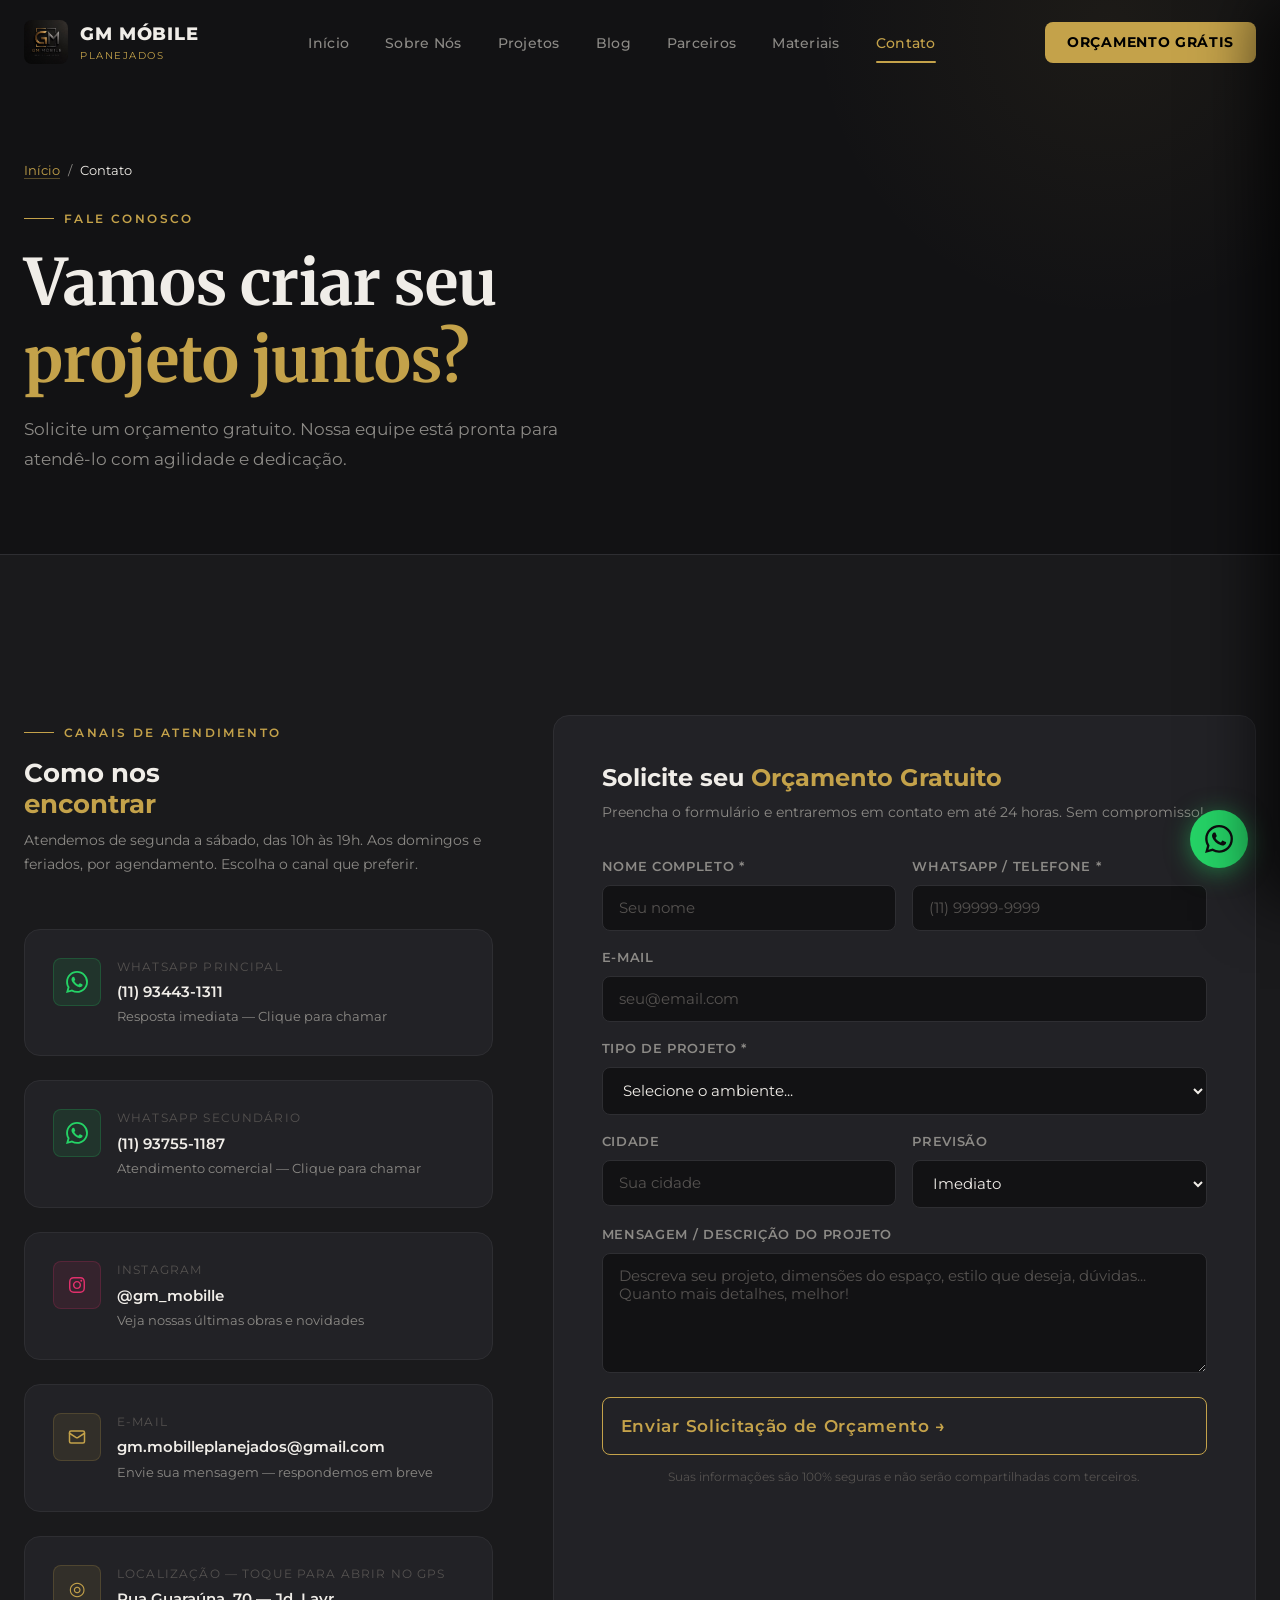
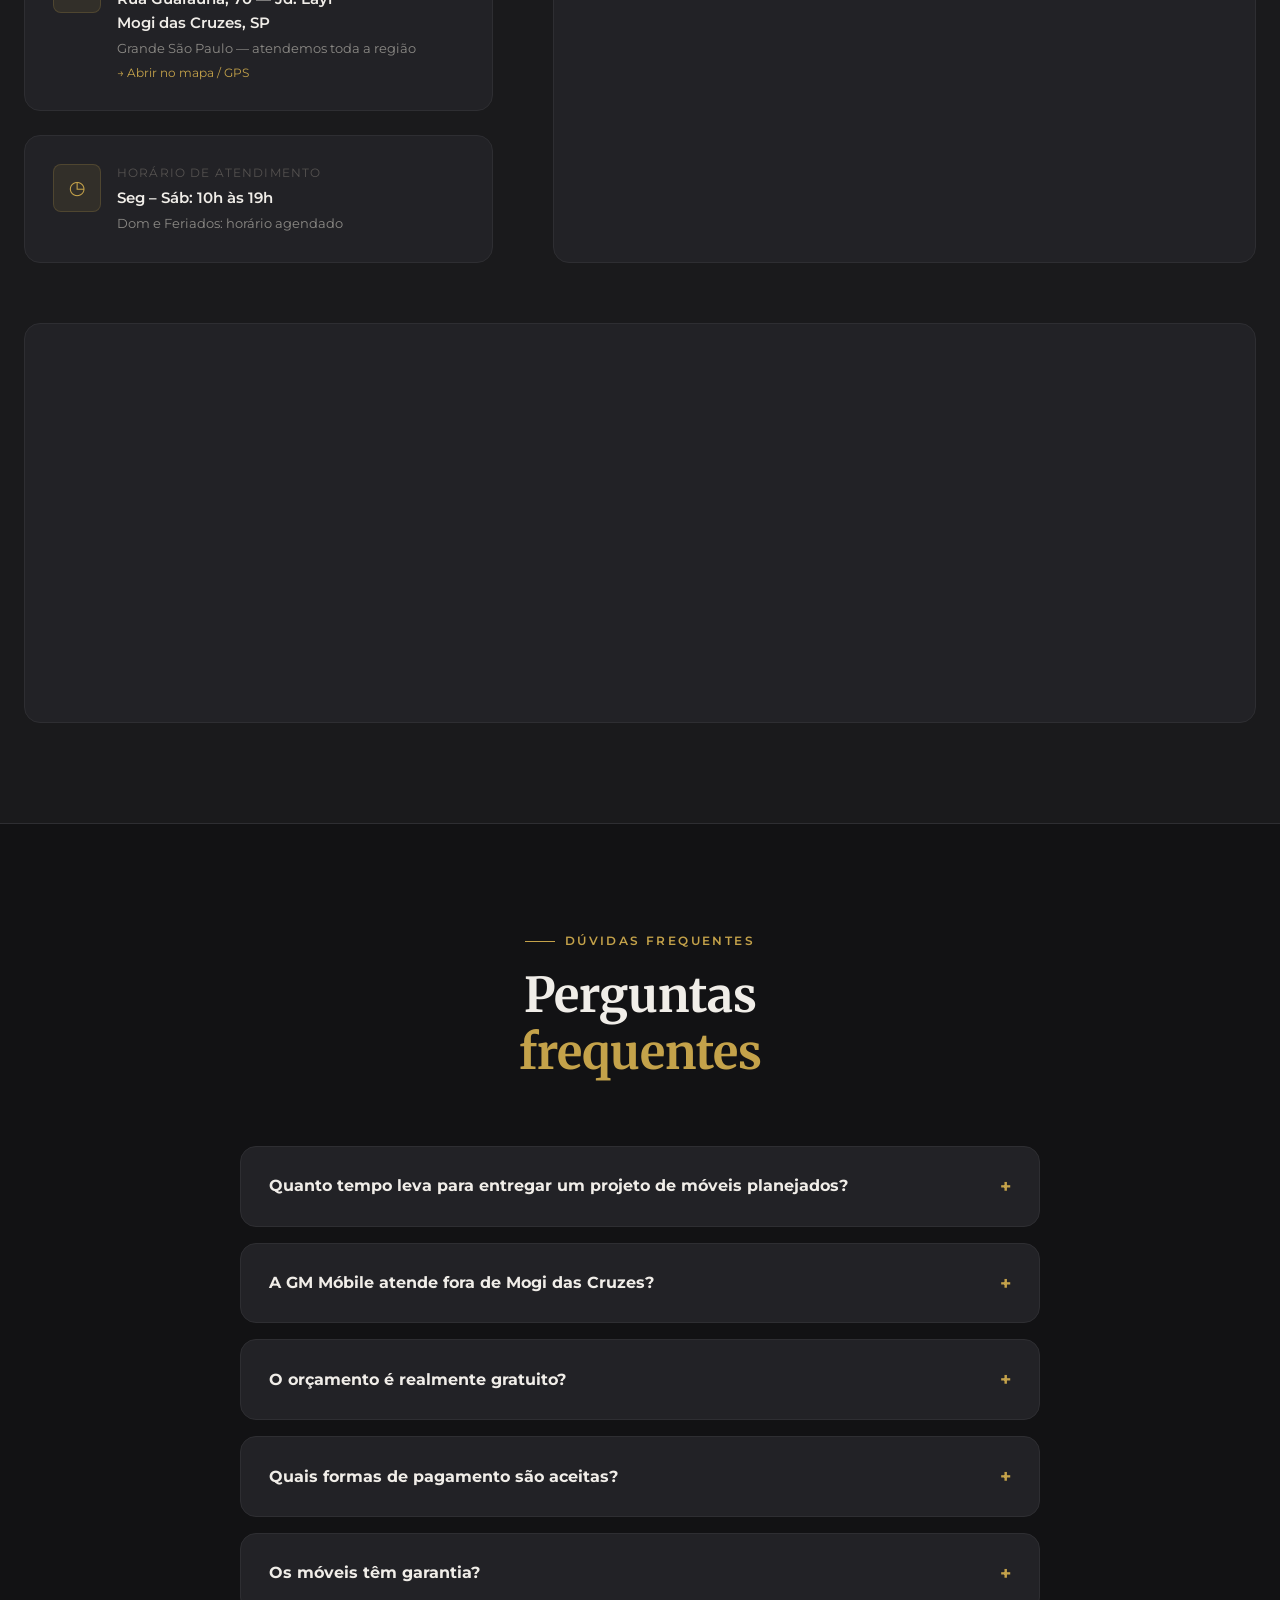
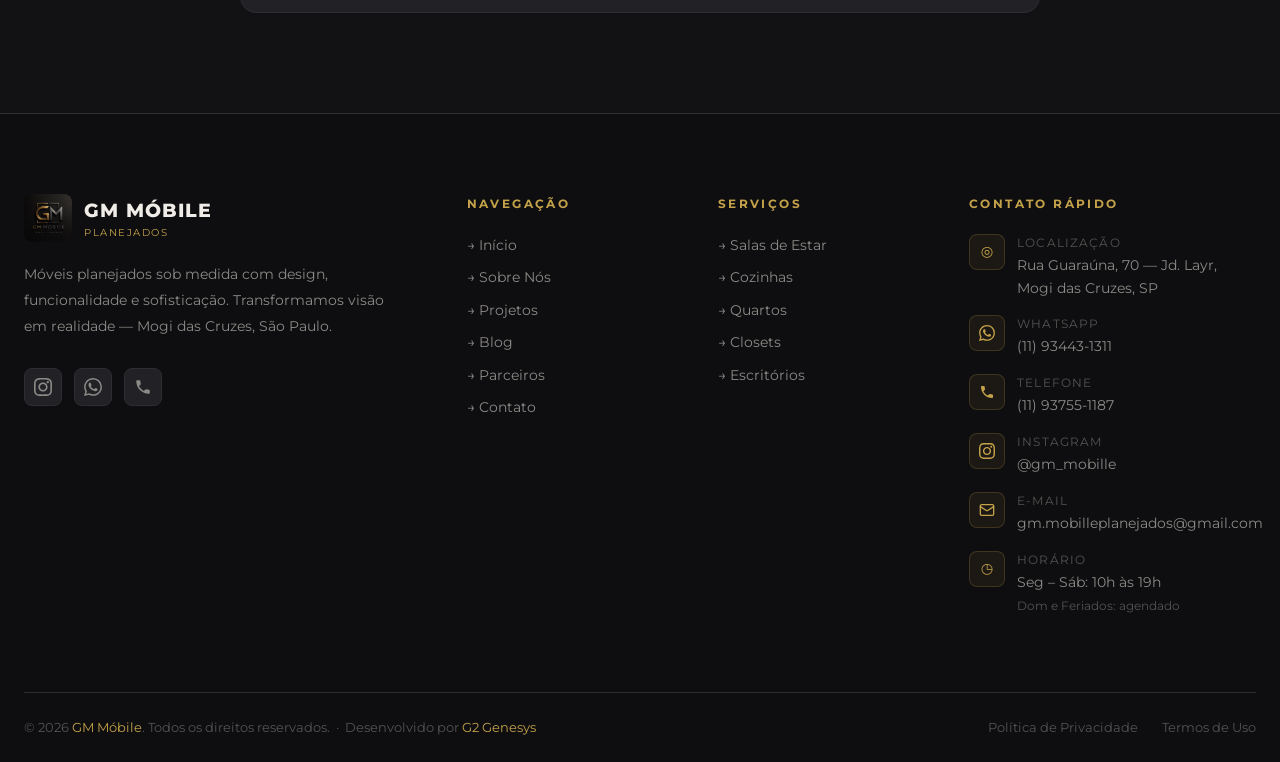
<file: contato.html>
﻿<!DOCTYPE html>
<html lang="pt-BR">
<head>
  <meta charset="UTF-8">
  <meta name="viewport" content="width=device-width, initial-scale=1.0">
  <title>Contato | GM Móbile — Orçamento Gratuito de Móveis Planejados em Mogi das Cruzes</title>
  <meta name="description" content="Solicite um orçamento gratuito de móveis planejados em Mogi das Cruzes. A GM Móbile atende Mogi das Cruzes, Suzano, Poá, Santo André e toda a Grande São Paulo. Fale pelo WhatsApp!">
  <meta name="keywords" content="orçamento móveis planejados Mogi das Cruzes, contato GM Móbile, móveis planejados orçamento grátis, marcenaria Mogi das Cruzes, móveis sob medida orçamento, WhatsApp móveis planejados">
  <meta name="robots" content="index, follow">
  <meta property="og:title" content="Solicite Orçamento Gratuito — GM Móbile Móveis Planejados">
  <meta property="og:description" content="Entre em contato com a GM Móbile e solicite seu orçamento gratuito de móveis planejados em Mogi das Cruzes e Grande São Paulo.">
  <meta property="og:type" content="website">
  <link rel="preconnect" href="https://fonts.googleapis.com">
  <link rel="preconnect" href="https://fonts.gstatic.com" crossorigin>
  <link href="https://fonts.googleapis.com/css2?family=Merriweather:wght@400;700;900&family=Montserrat:wght@300;400;500;600;700;800;900&display=swap" rel="stylesheet">
  <link rel="icon" href="images/Logo GM MOBILE.jpeg" type="image/jpeg">
  <link rel="stylesheet" href="css/style.css?v=20260921">
  <style>
    /* ── Contato mobile overrides ── */

    /* Contact info intro text */
    @media (max-width: 640px) {
      .contact-info > .fade-in h2 { font-size: 1.25rem !important; }
      .contact-info > .fade-in p  { font-size: 0.8rem !important; margin-bottom: 18px !important; }

      /* Cards: 2-column grid inside contact-info */
      .contact-info {
        display: grid !important;
        grid-template-columns: 1fr 1fr !important;
        gap: 10px !important;
      }
      .contact-info > .fade-in:first-child { grid-column: 1 / -1; }
      .contact-card { align-items: flex-start; }
    }
    @media (max-width: 480px) {
      .contact-info {
        grid-template-columns: 1fr !important;
      }
    }

    /* Map: shorter on mobile */
    @media (max-width: 768px) {
      .map-box { height: 260px !important; margin-top: 36px !important; }
    }
    @media (max-width: 480px) {
      .map-box { height: 190px !important; margin-top: 24px !important; }
    }

    /* FAQ accordion: reduce inline padding */
    @media (max-width: 640px) {
      details summary {
        padding: 16px 18px !important;
        font-size: 0.88rem !important;
      }
      details > div {
        padding: 0 18px 16px !important;
        font-size: 0.84rem !important;
        line-height: 1.65 !important;
      }
    }
    @media (max-width: 480px) {
      details summary {
        padding: 14px 14px !important;
        font-size: 0.82rem !important;
      }
      details > div {
        padding: 0 14px 14px !important;
        font-size: 0.8rem !important;
      }
    }
  </style>
</head>
<body>

<!-- NAVBAR -->
<nav class="navbar" id="navbar">
  <div class="container">
    <div class="nav-inner">
      <a href="index.html" class="nav-logo">
        <img src="images/Logo GM MOBILE.jpeg" alt="GM Móbile" class="nav-logo-img">
        <div class="nav-logo-text">
          <span class="nav-logo-name">GM MÓBILE</span>
          <span class="nav-logo-sub">Planejados</span>
        </div>
      </a>
      <ul class="nav-links">
        <li><a href="index.html" class="nav-link">Início</a></li>
        <li><a href="sobre.html" class="nav-link">Sobre Nós</a></li>
        <li><a href="projetos.html" class="nav-link">Projetos</a></li>
        <li><a href="blog.html" class="nav-link">Blog</a></li>
        <li><a href="parceiros.html" class="nav-link">Parceiros</a></li>
        <li><a href="materiais.html" class="nav-link">Materiais</a></li>
        <li><a href="contato.html" class="nav-link active">Contato</a></li>
      </ul>
      <a href="https://wa.me/5511934431311" target="_blank" class="nav-cta">Orçamento Grátis</a>
      <button class="nav-menu-btn"><span></span><span></span><span></span></button>
    </div>
  </div>
</nav>
<!-- MOBILE NAV BACKDROP -->
<div class="mobile-nav-backdrop"></div>

<!-- MOBILE NAV DRAWER -->
<div class="mobile-nav">
  <div class="mobile-nav-header">
    <a href="index.html" class="mobile-nav-brand">
      <img src="images/Logo GM MOBILE.jpeg" alt="GM Móbile" class="mobile-nav-logo-img">
      <div>
        <div class="mobile-nav-brand-name">GM MÓBILE</div>
        <div class="mobile-nav-brand-sub">Móveis Planejados</div>
      </div>
    </a>
    <button class="mobile-nav-close" aria-label="Fechar menu">
      <svg width="14" height="14" viewBox="0 0 14 14" fill="none" stroke="currentColor" stroke-width="2" stroke-linecap="round"><line x1="1" y1="1" x2="13" y2="13"/><line x1="13" y1="1" x2="1" y2="13"/></svg>
    </button>
  </div>
  <nav class="mobile-nav-links">
    <a href="index.html" class="mobile-nav-link">
      <span class="mobile-nav-num">01</span>
      <span class="mobile-nav-text">Início</span>
      <svg class="mobile-nav-arrow" width="16" height="16" viewBox="0 0 16 16" fill="none" stroke="currentColor" stroke-width="1.5" stroke-linecap="round" stroke-linejoin="round"><path d="M3 8h10M9 4l4 4-4 4"/></svg>
    </a>
    <a href="sobre.html" class="mobile-nav-link">
      <span class="mobile-nav-num">02</span>
      <span class="mobile-nav-text">Sobre Nós</span>
      <svg class="mobile-nav-arrow" width="16" height="16" viewBox="0 0 16 16" fill="none" stroke="currentColor" stroke-width="1.5" stroke-linecap="round" stroke-linejoin="round"><path d="M3 8h10M9 4l4 4-4 4"/></svg>
    </a>
    <a href="projetos.html" class="mobile-nav-link">
      <span class="mobile-nav-num">03</span>
      <span class="mobile-nav-text">Projetos</span>
      <svg class="mobile-nav-arrow" width="16" height="16" viewBox="0 0 16 16" fill="none" stroke="currentColor" stroke-width="1.5" stroke-linecap="round" stroke-linejoin="round"><path d="M3 8h10M9 4l4 4-4 4"/></svg>
    </a>
    <a href="blog.html" class="mobile-nav-link">
      <span class="mobile-nav-num">04</span>
      <span class="mobile-nav-text">Blog</span>
      <svg class="mobile-nav-arrow" width="16" height="16" viewBox="0 0 16 16" fill="none" stroke="currentColor" stroke-width="1.5" stroke-linecap="round" stroke-linejoin="round"><path d="M3 8h10M9 4l4 4-4 4"/></svg>
    </a>
    <a href="parceiros.html" class="mobile-nav-link">
      <span class="mobile-nav-num">05</span>
      <span class="mobile-nav-text">Parceiros</span>
      <svg class="mobile-nav-arrow" width="16" height="16" viewBox="0 0 16 16" fill="none" stroke="currentColor" stroke-width="1.5" stroke-linecap="round" stroke-linejoin="round"><path d="M3 8h10M9 4l4 4-4 4"/></svg>
    </a>
    <a href="materiais.html" class="mobile-nav-link">
      <span class="mobile-nav-num">06</span>
      <span class="mobile-nav-text">Materiais</span>
      <svg class="mobile-nav-arrow" width="16" height="16" viewBox="0 0 16 16" fill="none" stroke="currentColor" stroke-width="1.5" stroke-linecap="round" stroke-linejoin="round"><path d="M3 8h10M9 4l4 4-4 4"/></svg>
    </a>
    <a href="contato.html" class="mobile-nav-link">
      <span class="mobile-nav-num">07</span>
      <span class="mobile-nav-text">Contato</span>
      <svg class="mobile-nav-arrow" width="16" height="16" viewBox="0 0 16 16" fill="none" stroke="currentColor" stroke-width="1.5" stroke-linecap="round" stroke-linejoin="round"><path d="M3 8h10M9 4l4 4-4 4"/></svg>
    </a>
  </nav>
  <div class="mobile-nav-footer">
    <div class="mobile-nav-contact">
      <div class="mobile-nav-contact-item">
        <svg width="12" height="12" viewBox="0 0 24 24" fill="currentColor"><path d="M12 2C8.13 2 5 5.13 5 9c0 5.25 7 13 7 13s7-7.75 7-13c0-3.87-3.13-7-7-7zm0 9.5c-1.38 0-2.5-1.12-2.5-2.5s1.12-2.5 2.5-2.5 2.5 1.12 2.5 2.5-1.12 2.5-2.5 2.5z"/></svg>
        Mogi das Cruzes, SP
      </div>
      <div class="mobile-nav-contact-item">
        <svg width="12" height="12" viewBox="0 0 24 24" fill="currentColor"><path d="M6.6 10.8c1.4 2.8 3.8 5.1 6.6 6.6l2.2-2.2c.3-.3.7-.4 1-.2 1.1.4 2.3.6 3.6.6.6 0 1 .4 1 1V20c0 .6-.4 1-1 1-9.4 0-17-7.6-17-17 0-.6.4-1 1-1h3.5c.6 0 1 .4 1 1 0 1.3.2 2.5.6 3.6.1.3 0 .7-.2 1L6.6 10.8z"/></svg>
        (11) 93443-1311
      </div>
    </div>
    <a href="https://wa.me/5511934431311" target="_blank" class="mobile-nav-wa">
      <svg width="18" height="18" viewBox="0 0 24 24" fill="currentColor" aria-hidden="true"><path d="M17.472 14.382c-.297-.149-1.758-.867-2.03-.967-.273-.099-.471-.148-.67.15-.197.297-.767.966-.94 1.164-.173.199-.347.223-.644.075-.297-.15-1.255-.463-2.39-1.475-.883-.788-1.48-1.761-1.653-2.059-.173-.297-.018-.458.13-.606.134-.133.298-.347.446-.52.149-.174.198-.298.298-.497.099-.198.05-.371-.025-.52-.075-.149-.669-1.612-.916-2.207-.242-.579-.487-.5-.669-.51-.173-.008-.371-.01-.57-.01-.198 0-.52.074-.792.372-.272.297-1.04 1.016-1.04 2.479 0 1.462 1.065 2.875 1.213 3.074.149.198 2.096 3.2 5.077 4.487.709.306 1.262.489 1.694.625.712.227 1.36.195 1.871.118.571-.085 1.758-.719 2.006-1.413.248-.694.248-1.289.173-1.413-.074-.124-.272-.198-.57-.347m-5.421 7.403h-.004a9.87 9.87 0 01-5.031-1.378l-.361-.214-3.741.982.998-3.648-.235-.374a9.86 9.86 0 01-1.51-5.26c.001-5.45 4.436-9.884 9.888-9.884 2.64 0 5.122 1.03 6.988 2.898a9.825 9.825 0 012.893 6.994c-.003 5.45-4.437 9.884-9.885 9.884m8.413-18.297A11.815 11.815 0 0012.05 0C5.495 0 .16 5.335.157 11.892c0 2.096.547 4.142 1.588 5.945L.057 24l6.305-1.654a11.882 11.882 0 005.683 1.448h.005c6.554 0 11.89-5.335 11.893-11.893a11.821 11.821 0 00-3.48-8.413z"/></svg>
      Solicitar Orçamento
    </a>
  </div>
</div>

<!-- PAGE HERO -->
<section class="page-hero">
  <div class="container">
    <div class="breadcrumb">
      <a href="index.html">Início</a>
      <span>/</span>
      <span>Contato</span>
    </div>
    <div class="section-label">Fale Conosco</div>
    <h1 class="section-title" style="font-size:clamp(2.5rem,5vw,4rem); max-width:700px;">
      Vamos criar seu<br><span>projeto juntos?</span>
    </h1>
    <p class="section-desc">Solicite um orçamento gratuito. Nossa equipe está pronta para atendê-lo com agilidade e dedicação.</p>
  </div>
</section>

<!-- CONTACT SECTION -->
<section class="section">
  <div class="container">
    <div class="contact-grid">

      <!-- INFO CARDS -->
      <div class="contact-info">
        <div class="fade-in">
          <div class="section-label">Canais de Atendimento</div>
          <h2 style="font-size:1.6rem; font-weight:700; margin-bottom:8px;">Como nos<br><span style="color:var(--accent)">encontrar</span></h2>
          <p style="color:var(--text-secondary); font-size:0.9rem; line-height:1.7; margin-bottom:28px;">Atendemos de segunda a sábado, das 10h às 19h. Aos domingos e feriados, por agendamento. Escolha o canal que preferir.</p>
        </div>

        <a href="https://wa.me/5511934431311" target="_blank" class="contact-card fade-in" style="text-decoration:none; display:flex; cursor:pointer;">
          <div class="contact-card-icon" style="background:rgba(37,211,102,0.1); border-color:rgba(37,211,102,0.2); color:#25D366;">
            <svg width="22" height="22" viewBox="0 0 24 24" fill="currentColor"><path d="M17.472 14.382c-.297-.149-1.758-.867-2.03-.967-.273-.099-.471-.148-.67.15-.197.297-.767.966-.94 1.164-.173.199-.347.223-.644.075-.297-.15-1.255-.463-2.39-1.475-.883-.788-1.48-1.761-1.653-2.059-.173-.297-.018-.458.13-.606.134-.133.298-.347.446-.52.149-.174.198-.298.298-.497.099-.198.05-.371-.025-.52-.075-.149-.669-1.612-.916-2.207-.242-.579-.487-.5-.669-.51-.173-.008-.371-.01-.57-.01-.198 0-.52.074-.792.372-.272.297-1.04 1.016-1.04 2.479 0 1.462 1.065 2.875 1.213 3.074.149.198 2.096 3.2 5.077 4.487.709.306 1.262.489 1.694.625.712.227 1.36.195 1.871.118.571-.085 1.758-.719 2.006-1.413.248-.694.248-1.289.173-1.413-.074-.124-.272-.198-.57-.347m-5.421 7.403h-.004a9.87 9.87 0 01-5.031-1.378l-.361-.214-3.741.982.998-3.648-.235-.374a9.86 9.86 0 01-1.51-5.26c.001-5.45 4.436-9.884 9.888-9.884 2.64 0 5.122 1.03 6.988 2.898a9.825 9.825 0 012.893 6.994c-.003 5.45-4.437 9.884-9.885 9.884m8.413-18.297A11.815 11.815 0 0012.05 0C5.495 0 .16 5.335.157 11.892c0 2.096.547 4.142 1.588 5.945L.057 24l6.305-1.654a11.882 11.882 0 005.683 1.448h.005c6.554 0 11.89-5.335 11.893-11.893a11.821 11.821 0 00-3.48-8.413z"/></svg>
          </div>
          <div>
            <div class="contact-card-label">WhatsApp Principal</div>
            <div class="contact-card-value">(11) 93443-1311</div>
            <div class="contact-card-sub">Resposta imediata — Clique para chamar</div>
          </div>
        </a>

        <a href="https://wa.me/5511937551187" target="_blank" class="contact-card fade-in" style="text-decoration:none; display:flex; cursor:pointer;">
          <div class="contact-card-icon" style="background:rgba(37,211,102,0.1); border-color:rgba(37,211,102,0.2); color:#25D366;">
            <svg width="22" height="22" viewBox="0 0 24 24" fill="currentColor"><path d="M17.472 14.382c-.297-.149-1.758-.867-2.03-.967-.273-.099-.471-.148-.67.15-.197.297-.767.966-.94 1.164-.173.199-.347.223-.644.075-.297-.15-1.255-.463-2.39-1.475-.883-.788-1.48-1.761-1.653-2.059-.173-.297-.018-.458.13-.606.134-.133.298-.347.446-.52.149-.174.198-.298.298-.497.099-.198.05-.371-.025-.52-.075-.149-.669-1.612-.916-2.207-.242-.579-.487-.5-.669-.51-.173-.008-.371-.01-.57-.01-.198 0-.52.074-.792.372-.272.297-1.04 1.016-1.04 2.479 0 1.462 1.065 2.875 1.213 3.074.149.198 2.096 3.2 5.077 4.487.709.306 1.262.489 1.694.625.712.227 1.36.195 1.871.118.571-.085 1.758-.719 2.006-1.413.248-.694.248-1.289.173-1.413-.074-.124-.272-.198-.57-.347m-5.421 7.403h-.004a9.87 9.87 0 01-5.031-1.378l-.361-.214-3.741.982.998-3.648-.235-.374a9.86 9.86 0 01-1.51-5.26c.001-5.45 4.436-9.884 9.888-9.884 2.64 0 5.122 1.03 6.988 2.898a9.825 9.825 0 012.893 6.994c-.003 5.45-4.437 9.884-9.885 9.884m8.413-18.297A11.815 11.815 0 0012.05 0C5.495 0 .16 5.335.157 11.892c0 2.096.547 4.142 1.588 5.945L.057 24l6.305-1.654a11.882 11.882 0 005.683 1.448h.005c6.554 0 11.89-5.335 11.893-11.893a11.821 11.821 0 00-3.48-8.413z"/></svg>
          </div>
          <div>
            <div class="contact-card-label">WhatsApp Secundário</div>
            <div class="contact-card-value">(11) 93755-1187</div>
            <div class="contact-card-sub">Atendimento comercial — Clique para chamar</div>
          </div>
        </a>

        <a href="https://www.instagram.com/gm_mobille" target="_blank" class="contact-card fade-in" style="text-decoration:none; display:flex; cursor:pointer;">
          <div class="contact-card-icon" style="background:rgba(225,48,108,0.1); border-color:rgba(225,48,108,0.2); color:#E1306C;"><svg width="16" height="16" viewBox="0 0 24 24" fill="currentColor"><path d="M12 2.163c3.204 0 3.584.012 4.85.07 3.252.148 4.771 1.691 4.919 4.919.058 1.265.069 1.645.069 4.849 0 3.205-.012 3.584-.069 4.849-.149 3.225-1.664 4.771-4.919 4.919-1.266.058-1.644.07-4.85.07-3.204 0-3.584-.012-4.849-.07-3.26-.149-4.771-1.699-4.919-4.92-.058-1.265-.07-1.644-.07-4.849 0-3.204.013-3.583.07-4.849.149-3.227 1.664-4.771 4.919-4.919 1.266-.057 1.645-.069 4.849-.069zm0-2.163c-3.259 0-3.667.014-4.947.072-4.358.2-6.78 2.618-6.98 6.98-.059 1.281-.073 1.689-.073 4.948 0 3.259.014 3.668.072 4.948.2 4.358 2.618 6.78 6.98 6.98 1.281.058 1.689.072 4.948.072 3.259 0 3.668-.014 4.948-.072 4.354-.2 6.782-2.618 6.979-6.98.059-1.28.073-1.689.073-4.948 0-3.259-.014-3.667-.072-4.947-.196-4.354-2.617-6.78-6.979-6.98-1.281-.059-1.69-.073-4.949-.073zm0 5.838c-3.403 0-6.162 2.759-6.162 6.162s2.759 6.163 6.162 6.163 6.162-2.759 6.162-6.163c0-3.403-2.759-6.162-6.162-6.162zm0 10.162c-2.209 0-4-1.79-4-4 0-2.209 1.791-4 4-4s4 1.791 4 4c0 2.21-1.791 4-4 4zm6.406-11.845c-.796 0-1.441.645-1.441 1.44s.645 1.44 1.441 1.44c.795 0 1.439-.645 1.439-1.44s-.644-1.44-1.439-1.44z"/></svg></div>
          <div>
            <div class="contact-card-label">Instagram</div>
            <div class="contact-card-value">@gm_mobille</div>
            <div class="contact-card-sub">Veja nossas últimas obras e novidades</div>
          </div>
        </a>

        <a href="mailto:gm.mobilleplanejados@gmail.com" class="contact-card fade-in" style="text-decoration:none; display:flex; cursor:pointer;">
          <div class="contact-card-icon" style="background:rgba(196,162,74,0.1); border-color:rgba(196,162,74,0.2); color:var(--accent);">
            <svg width="18" height="18" viewBox="0 0 24 24" fill="none" stroke="currentColor" stroke-width="2" stroke-linecap="round" stroke-linejoin="round"><rect x="2" y="4" width="20" height="16" rx="2"/><path d="m22 7-8.97 5.7a1.94 1.94 0 0 1-2.06 0L2 7"/></svg>
          </div>
          <div>
            <div class="contact-card-label">E-mail</div>
            <div class="contact-card-value">gm.mobilleplanejados@gmail.com</div>
            <div class="contact-card-sub">Envie sua mensagem — respondemos em breve</div>
          </div>
        </a>

        <a href="https://maps.google.com/?q=Rua+Guaraúna,+70,+Jardim+Layr,+Mogi+das+Cruzes,+SP" target="_blank" class="contact-card fade-in" style="text-decoration:none; display:flex; cursor:pointer;">
          <div class="contact-card-icon">◎</div>
          <div>
            <div class="contact-card-label">Localização — Toque para abrir no GPS</div>
            <div class="contact-card-value">Rua Guaraúna, 70 — Jd. Layr<br>Mogi das Cruzes, SP</div>
            <div class="contact-card-sub">Grande São Paulo — atendemos toda a região</div>
            <div style="font-size:0.75rem; color:var(--accent); margin-top:4px;">→ Abrir no mapa / GPS</div>
          </div>
        </a>

        <div class="contact-card fade-in">
          <div class="contact-card-icon">◷</div>
          <div>
            <div class="contact-card-label">Horário de Atendimento</div>
            <div class="contact-card-value">Seg – Sáb: 10h às 19h</div>
            <div class="contact-card-sub">Dom e Feriados: horário agendado</div>
          </div>
        </div>
      </div>

      <!-- CONTACT FORM -->
      <div class="contact-form-box fade-in">
        <h2 class="contact-form-title">Solicite seu <span style="color:var(--accent)">Orçamento Gratuito</span></h2>
        <p class="contact-form-sub">Preencha o formulário e entraremos em contato em até 24 horas. Sem compromisso!</p>
        <form id="contactForm" action="https://formspree.io/f/mgobreqq" method="POST">
          <input type="hidden" name="_subject" value="Novo Orçamento — GM Móbile">
          <input type="hidden" name="_language" value="pt">
          <div class="form-row">
            <div class="form-group">
              <label class="form-label">Nome Completo *</label>
              <input type="text" name="nome" class="form-input" placeholder="Seu nome" required>
            </div>
            <div class="form-group">
              <label class="form-label">WhatsApp / Telefone *</label>
              <input type="tel" name="whatsapp" class="form-input" placeholder="(11) 99999-9999" required>
            </div>
          </div>
          <div class="form-group">
            <label class="form-label">E-mail</label>
            <input type="email" name="email" class="form-input" placeholder="seu@email.com">
          </div>
          <div class="form-group">
            <label class="form-label">Tipo de Projeto *</label>
            <select name="tipo_projeto" class="form-select" required>
              <option value="">Selecione o ambiente...</option>
              <option>Cozinha Planejada</option>
              <option>Sala de Estar</option>
              <option>Quarto / Dormitório</option>
              <option>Closet</option>
              <option>Escritório / Home Office</option>
              <option>Projeto Completo (múltiplos ambientes)</option>
              <option>Projeto Especial / Personalizado</option>
            </select>
          </div>
          <div class="form-row">
            <div class="form-group">
              <label class="form-label">Cidade</label>
              <input type="text" name="cidade" class="form-input" placeholder="Sua cidade">
            </div>
            <div class="form-group">
              <label class="form-label">Previsão</label>
              <select name="previsao" class="form-select">
                <option>Imediato</option>
                <option>1 a 3 meses</option>
                <option>3 a 6 meses</option>
                <option>Mais de 6 meses</option>
              </select>
            </div>
          </div>
          <div class="form-group">
            <label class="form-label">Mensagem / Descrição do Projeto</label>
            <textarea name="mensagem" class="form-textarea" placeholder="Descreva seu projeto, dimensões do espaço, estilo que deseja, dúvidas... Quanto mais detalhes, melhor!"></textarea>
          </div>
          <button type="submit" class="btn btn-primary form-submit" id="formSubmitBtn">
            Enviar Solicitação de Orçamento →
          </button>
          <p style="font-size:0.78rem; color:var(--text-muted); margin-top:12px; text-align:center;">
            Suas informações são 100% seguras e não serão compartilhadas com terceiros.
          </p>
          <!-- Mensagem de sucesso (oculta por padrão) -->
          <div id="formSuccess" style="display:none; margin-top:20px; padding:20px 24px; background:rgba(196,162,74,0.1); border:1px solid rgba(196,162,74,0.3); border-radius:var(--radius-lg); text-align:center;">
            <div style="font-size:2rem; margin-bottom:8px;">✓</div>
            <div style="font-weight:700; color:var(--accent); margin-bottom:6px;">Solicitação enviada com sucesso!</div>
            <div style="font-size:0.88rem; color:var(--text-secondary);">Entraremos em contato em até 24 horas. Obrigado pelo interesse!</div>
          </div>
        </form>
      </div>
    </div>

    <!-- MAP -->
    <div class="map-box fade-in">
      <iframe
        src="https://www.google.com/maps/embed?pb=!1m18!1m12!1m3!1d58940.33374048765!2d-46.21697499999999!3d-23.5224044!2m3!1f0!2f0!3f0!3m2!1i1024!2i768!4f13.1!3m3!1m2!1s0x94ce692b7a7d8db9%3A0x1e73d87d06f024c6!2sMogi%20das%20Cruzes%2C%20SP!5e0!3m2!1spt-BR!2sbr!4v1698000000000!5m2!1spt-BR!2sbr"
        allowfullscreen=""
        loading="lazy"
        referrerpolicy="no-referrer-when-downgrade">
      </iframe>
    </div>
  </div>
</section>

<!-- FAQ -->
<section class="section" style="background:var(--bg-secondary); border-top:1px solid var(--border);">
  <div class="container">
    <div style="max-width:800px; margin:0 auto;">
      <div class="section-header fade-in" style="text-align:center;">
        <div class="section-label" style="justify-content:center;">Dúvidas Frequentes</div>
        <h2 class="section-title">Perguntas<br><span>frequentes</span></h2>
      </div>
      <div style="display:flex; flex-direction:column; gap:16px;">
        <details class="fade-in" style="background:var(--bg-card); border:1px solid var(--border); border-radius:var(--radius-lg); overflow:hidden;">
          <summary style="padding:24px 28px; cursor:pointer; font-weight:700; font-size:1rem; list-style:none; display:flex; justify-content:space-between; align-items:center; user-select:none;">
            Quanto tempo leva para entregar um projeto de móveis planejados?
            <span style="color:var(--accent); font-size:1.2rem;">+</span>
          </summary>
          <div style="padding:0 28px 24px; color:var(--text-secondary); line-height:1.8; font-size:0.92rem;">
            O prazo de entrega varia conforme o tamanho e a complexidade do projeto. Em média, após a aprovação do projeto, o prazo de produção é de 20 a 40 dias úteis. A instalação é agendada assim que os móveis ficam prontos.
          </div>
        </details>
        <details class="fade-in" style="background:var(--bg-card); border:1px solid var(--border); border-radius:var(--radius-lg); overflow:hidden;">
          <summary style="padding:24px 28px; cursor:pointer; font-weight:700; font-size:1rem; list-style:none; display:flex; justify-content:space-between; align-items:center; user-select:none;">
            A GM Móbile atende fora de Mogi das Cruzes?
            <span style="color:var(--accent); font-size:1.2rem;">+</span>
          </summary>
          <div style="padding:0 28px 24px; color:var(--text-secondary); line-height:1.8; font-size:0.92rem;">
            Sim! Atendemos toda a Grande São Paulo e região, incluindo Suzano, Poá, Guararema, Salesópolis, Ribeirão Pires, Santo André, São Bernardo e outras cidades próximas. Entre em contato para verificar disponibilidade na sua região.
          </div>
        </details>
        <details class="fade-in" style="background:var(--bg-card); border:1px solid var(--border); border-radius:var(--radius-lg); overflow:hidden;">
          <summary style="padding:24px 28px; cursor:pointer; font-weight:700; font-size:1rem; list-style:none; display:flex; justify-content:space-between; align-items:center; user-select:none;">
            O orçamento é realmente gratuito?
            <span style="color:var(--accent); font-size:1.2rem;">+</span>
          </summary>
          <div style="padding:0 28px 24px; color:var(--text-secondary); line-height:1.8; font-size:0.92rem;">
            Sim, 100% gratuito e sem compromisso! Realizamos a visita técnica, medição do ambiente e elaboramos o projeto com renderização 3D sem nenhum custo. O orçamento é apresentado de forma clara e transparente.
          </div>
        </details>
        <details class="fade-in" style="background:var(--bg-card); border:1px solid var(--border); border-radius:var(--radius-lg); overflow:hidden;">
          <summary style="padding:24px 28px; cursor:pointer; font-weight:700; font-size:1rem; list-style:none; display:flex; justify-content:space-between; align-items:center; user-select:none;">
            Quais formas de pagamento são aceitas?
            <span style="color:var(--accent); font-size:1.2rem;">+</span>
          </summary>
          <div style="padding:0 28px 24px; color:var(--text-secondary); line-height:1.8; font-size:0.92rem;">
            Aceitamos as seguintes formas de pagamento: <strong style="color:var(--text-primary);">Boleto bancário, Cartão de crédito e débito, PIX e Dinheiro (espécie)</strong>. As condições são negociadas conforme o projeto e discutidas no momento do orçamento.
          </div>
        </details>
        <details class="fade-in" style="background:var(--bg-card); border:1px solid var(--border); border-radius:var(--radius-lg); overflow:hidden;">
          <summary style="padding:24px 28px; cursor:pointer; font-weight:700; font-size:1rem; list-style:none; display:flex; justify-content:space-between; align-items:center; user-select:none;">
            Os móveis têm garantia?
            <span style="color:var(--accent); font-size:1.2rem;">+</span>
          </summary>
          <div style="padding:0 28px 24px; color:var(--text-secondary); line-height:1.8; font-size:0.92rem;">
            Sim! Todos os nossos produtos possuem garantia. Trabalhamos com materiais e ferragens de marcas reconhecidas no mercado, e oferecemos suporte pós-instalação para garantir sua satisfação a longo prazo.
          </div>
        </details>
      </div>
    </div>
  </div>
</section>

<!-- FOOTER -->
<footer class="footer">
  <div class="container">
    <div class="footer-grid">
      <div>
        <div class="footer-brand-logo">
          <img src="images/Logo GM MOBILE.jpeg" alt="GM Móbile" class="footer-logo-img">
          <div><div class="footer-brand-name">GM MÓBILE</div><div class="footer-brand-sub">Planejados</div></div>
        </div>
        <p class="footer-desc">Móveis planejados sob medida com design, funcionalidade e sofisticação. Transformamos visão em realidade — Mogi das Cruzes, São Paulo.</p>
        <div class="footer-social">
          <a href="https://www.instagram.com/gm_mobille" target="_blank"><svg width="18" height="18" viewBox="0 0 24 24" fill="currentColor"><path d="M12 2.163c3.204 0 3.584.012 4.85.07 3.252.148 4.771 1.691 4.919 4.919.058 1.265.069 1.645.069 4.849 0 3.205-.012 3.584-.069 4.849-.149 3.225-1.664 4.771-4.919 4.919-1.266.058-1.644.07-4.85.07-3.204 0-3.584-.012-4.849-.07-3.26-.149-4.771-1.699-4.919-4.92-.058-1.265-.07-1.644-.07-4.849 0-3.204.013-3.583.07-4.849.149-3.227 1.664-4.771 4.919-4.919 1.266-.057 1.645-.069 4.849-.069zm0-2.163c-3.259 0-3.667.014-4.947.072-4.358.2-6.78 2.618-6.98 6.98-.059 1.281-.073 1.689-.073 4.948 0 3.259.014 3.668.072 4.948.2 4.358 2.618 6.78 6.98 6.98 1.281.058 1.689.072 4.948.072 3.259 0 3.668-.014 4.948-.072 4.354-.2 6.782-2.618 6.979-6.98.059-1.28.073-1.689.073-4.948 0-3.259-.014-3.667-.072-4.947-.196-4.354-2.617-6.78-6.979-6.98-1.281-.059-1.69-.073-4.949-.073zm0 5.838c-3.403 0-6.162 2.759-6.162 6.162s2.759 6.163 6.162 6.163 6.162-2.759 6.162-6.163c0-3.403-2.759-6.162-6.162-6.162zm0 10.162c-2.209 0-4-1.79-4-4 0-2.209 1.791-4 4-4s4 1.791 4 4c0 2.21-1.791 4-4 4zm6.406-11.845c-.796 0-1.441.645-1.441 1.44s.645 1.44 1.441 1.44c.795 0 1.439-.645 1.439-1.44s-.644-1.44-1.439-1.44z"/></svg></a>
          <a href="https://wa.me/5511934431311" target="_blank"><svg width="18" height="18" viewBox="0 0 24 24" fill="currentColor"><path d="M17.472 14.382c-.297-.149-1.758-.867-2.03-.967-.273-.099-.471-.148-.67.15-.197.297-.767.966-.94 1.164-.173.199-.347.223-.644.075-.297-.15-1.255-.463-2.39-1.475-.883-.788-1.48-1.761-1.653-2.059-.173-.297-.018-.458.13-.606.134-.133.298-.347.446-.52.149-.174.198-.298.298-.497.099-.198.05-.371-.025-.52-.075-.149-.669-1.612-.916-2.207-.242-.579-.487-.5-.669-.51-.173-.008-.371-.01-.57-.01-.198 0-.52.074-.792.372-.272.297-1.04 1.016-1.04 2.479 0 1.462 1.065 2.875 1.213 3.074.149.198 2.096 3.2 5.077 4.487.709.306 1.262.489 1.694.625.712.227 1.36.195 1.871.118.571-.085 1.758-.719 2.006-1.413.248-.694.248-1.289.173-1.413-.074-.124-.272-.198-.57-.347m-5.421 7.403h-.004a9.87 9.87 0 01-5.031-1.378l-.361-.214-3.741.982.998-3.648-.235-.374a9.86 9.86 0 01-1.51-5.26c.001-5.45 4.436-9.884 9.888-9.884 2.64 0 5.122 1.03 6.988 2.898a9.825 9.825 0 012.893 6.994c-.003 5.45-4.437 9.884-9.885 9.884m8.413-18.297A11.815 11.815 0 0012.05 0C5.495 0 .16 5.335.157 11.892c0 2.096.547 4.142 1.588 5.945L.057 24l6.305-1.654a11.882 11.882 0 005.683 1.448h.005c6.554 0 11.89-5.335 11.893-11.893a11.821 11.821 0 00-3.48-8.413z"/></svg></a>
          <a href="tel:+5511937551187" title="Telefone"><svg width="18" height="18" viewBox="0 0 24 24" fill="currentColor" aria-hidden="true"><path d="M6.6 10.8c1.4 2.8 3.8 5.1 6.6 6.6l2.2-2.2c.3-.3.7-.4 1-.2 1.1.4 2.3.6 3.6.6.6 0 1 .4 1 1V20c0 .6-.4 1-1 1-9.4 0-17-7.6-17-17 0-.6.4-1 1-1h3.5c.6 0 1 .4 1 1 0 1.3.2 2.5.6 3.6.1.3 0 .7-.2 1L6.6 10.8z"/></svg></a>
        </div>
      </div>
      <div>
        <div class="footer-col-title">Navegação</div>
        <ul class="footer-links">
          <li><a href="index.html">→ Início</a></li>
          <li><a href="sobre.html">→ Sobre Nós</a></li>
          <li><a href="projetos.html">→ Projetos</a></li>
          <li><a href="blog.html">→ Blog</a></li>
          <li><a href="parceiros.html">→ Parceiros</a></li>
          <li><a href="contato.html">→ Contato</a></li>
        </ul>
      </div>
      <div>
        <div class="footer-col-title">Serviços</div>
        <ul class="footer-links">
          <li><a href="projetos.html">→ Salas de Estar</a></li>
          <li><a href="projetos.html">→ Cozinhas</a></li>
          <li><a href="projetos.html">→ Quartos</a></li>
          <li><a href="projetos.html">→ Closets</a></li>
          <li><a href="projetos.html">→ Escritórios</a></li>
        </ul>
      </div>
      <div>
        <div class="footer-col-title">Contato Rápido</div>
        <div class="footer-contact-item">
          <div class="footer-contact-icon">◎</div>
          <div><div class="footer-contact-label">Localização</div><div class="footer-contact-value">Rua Guaraúna, 70 — Jd. Layr, Mogi das Cruzes, SP</div></div>
        </div>
        <div class="footer-contact-item">
          <div class="footer-contact-icon"><svg width="16" height="16" viewBox="0 0 24 24" fill="currentColor" aria-hidden="true"><path d="M17.472 14.382c-.297-.149-1.758-.867-2.03-.967-.273-.099-.471-.148-.67.15-.197.297-.767.966-.94 1.164-.173.199-.347.223-.644.075-.297-.15-1.255-.463-2.39-1.475-.883-.788-1.48-1.761-1.653-2.059-.173-.297-.018-.458.13-.606.134-.133.298-.347.446-.52.149-.174.198-.298.298-.497.099-.198.05-.371-.025-.52-.075-.149-.669-1.612-.916-2.207-.242-.579-.487-.5-.669-.51-.173-.008-.371-.01-.57-.01-.198 0-.52.074-.792.372-.272.297-1.04 1.016-1.04 2.479 0 1.462 1.065 2.875 1.213 3.074.149.198 2.096 3.2 5.077 4.487.709.306 1.262.489 1.694.625.712.227 1.36.195 1.871.118.571-.085 1.758-.719 2.006-1.413.248-.694.248-1.289.173-1.413-.074-.124-.272-.198-.57-.347m-5.421 7.403h-.004a9.87 9.87 0 01-5.031-1.378l-.361-.214-3.741.982.998-3.648-.235-.374a9.86 9.86 0 01-1.51-5.26c.001-5.45 4.436-9.884 9.888-9.884 2.64 0 5.122 1.03 6.988 2.898a9.825 9.825 0 012.893 6.994c-.003 5.45-4.437 9.884-9.885 9.884m8.413-18.297A11.815 11.815 0 0012.05 0C5.495 0 .16 5.335.157 11.892c0 2.096.547 4.142 1.588 5.945L.057 24l6.305-1.654a11.882 11.882 0 005.683 1.448h.005c6.554 0 11.89-5.335 11.893-11.893a11.821 11.821 0 00-3.48-8.413z"/></svg></div>
          <div><div class="footer-contact-label">WhatsApp</div><div class="footer-contact-value">(11) 93443-1311</div></div>
        </div>
        <div class="footer-contact-item">
          <div class="footer-contact-icon"><svg width="16" height="16" viewBox="0 0 24 24" fill="currentColor" aria-hidden="true"><path d="M6.6 10.8c1.4 2.8 3.8 5.1 6.6 6.6l2.2-2.2c.3-.3.7-.4 1-.2 1.1.4 2.3.6 3.6.6.6 0 1 .4 1 1V20c0 .6-.4 1-1 1-9.4 0-17-7.6-17-17 0-.6.4-1 1-1h3.5c.6 0 1 .4 1 1 0 1.3.2 2.5.6 3.6.1.3 0 .7-.2 1L6.6 10.8z"/></svg></div>
          <div><div class="footer-contact-label">Telefone</div><div class="footer-contact-value">(11) 93755-1187</div></div>
        </div>
        <div class="footer-contact-item">
          <div class="footer-contact-icon"><svg width="16" height="16" viewBox="0 0 24 24" fill="currentColor"><path d="M12 2.163c3.204 0 3.584.012 4.85.07 3.252.148 4.771 1.691 4.919 4.919.058 1.265.069 1.645.069 4.849 0 3.205-.012 3.584-.069 4.849-.149 3.225-1.664 4.771-4.919 4.919-1.266.058-1.644.07-4.85.07-3.204 0-3.584-.012-4.849-.07-3.26-.149-4.771-1.699-4.919-4.92-.058-1.265-.07-1.644-.07-4.849 0-3.204.013-3.583.07-4.849.149-3.227 1.664-4.771 4.919-4.919 1.266-.057 1.645-.069 4.849-.069zm0-2.163c-3.259 0-3.667.014-4.947.072-4.358.2-6.78 2.618-6.98 6.98-.059 1.281-.073 1.689-.073 4.948 0 3.259.014 3.668.072 4.948.2 4.358 2.618 6.78 6.98 6.98 1.281.058 1.689.072 4.948.072 3.259 0 3.668-.014 4.948-.072 4.354-.2 6.782-2.618 6.979-6.98.059-1.28.073-1.689.073-4.948 0-3.259-.014-3.667-.072-4.947-.196-4.354-2.617-6.78-6.979-6.98-1.281-.059-1.69-.073-4.949-.073zm0 5.838c-3.403 0-6.162 2.759-6.162 6.162s2.759 6.163 6.162 6.163 6.162-2.759 6.162-6.163c0-3.403-2.759-6.162-6.162-6.162zm0 10.162c-2.209 0-4-1.79-4-4 0-2.209 1.791-4 4-4s4 1.791 4 4c0 2.21-1.791 4-4 4zm6.406-11.845c-.796 0-1.441.645-1.441 1.44s.645 1.44 1.441 1.44c.795 0 1.439-.645 1.439-1.44s-.644-1.44-1.439-1.44z"/></svg></div>
          <div><div class="footer-contact-label">Instagram</div><div class="footer-contact-value">@gm_mobille</div></div>
        </div>
        <a href="mailto:gm.mobilleplanejados@gmail.com" class="footer-contact-item" style="text-decoration:none; color:inherit;">
          <div class="footer-contact-icon"><svg width="16" height="16" viewBox="0 0 24 24" fill="none" stroke="currentColor" stroke-width="2" stroke-linecap="round" stroke-linejoin="round"><rect x="2" y="4" width="20" height="16" rx="2"/><path d="m22 7-8.97 5.7a1.94 1.94 0 0 1-2.06 0L2 7"/></svg></div>
          <div>
            <div class="footer-contact-label">E-mail</div>
            <div class="footer-contact-value">gm.mobilleplanejados@gmail.com</div>
          </div>
        </a>
        <div class="footer-contact-item">
          <div class="footer-contact-icon">◷</div>
          <div>
            <div class="footer-contact-label">Horário</div>
            <div class="footer-contact-value">Seg – Sáb: 10h às 19h</div>
            <div style="font-size:0.78rem; color:var(--text-muted); margin-top:2px;">Dom e Feriados: agendado</div>
          </div>
        </div>
      </div>
    </div>
    <div class="footer-bottom">
      <div class="footer-copy">© 2026 <span>GM Móbile</span>. Todos os direitos reservados. &nbsp;·&nbsp; Desenvolvido por <a href="https://g2genesys.com/" target="_blank" style="color:var(--accent); transition:opacity 0.2s;" onmouseover="this.style.opacity='0.7'" onmouseout="this.style.opacity='1'">G2 Genesys</a></div>
      <div class="footer-bottom-links">
        <a href="#">Política de Privacidade</a>
        <a href="#">Termos de Uso</a>
      </div>
    </div>
  </div>
</footer>

<a href="https://wa.me/5511934431311?text=Olá!%20Vim%20pelo%20site%20e%20gostaria%20de%20um%20orçamento." target="_blank" class="float-wa">
  <svg width="28" height="28" viewBox="0 0 24 24" fill="#0E0E10"><path d="M17.472 14.382c-.297-.149-1.758-.867-2.03-.967-.273-.099-.471-.148-.67.15-.197.297-.767.966-.94 1.164-.173.199-.347.223-.644.075-.297-.15-1.255-.463-2.39-1.475-.883-.788-1.48-1.761-1.653-2.059-.173-.297-.018-.458.13-.606.134-.133.298-.347.446-.52.149-.174.198-.298.298-.497.099-.198.05-.371-.025-.52-.075-.149-.669-1.612-.916-2.207-.242-.579-.487-.5-.669-.51-.173-.008-.371-.01-.57-.01-.198 0-.52.074-.792.372-.272.297-1.04 1.016-1.04 2.479 0 1.462 1.065 2.875 1.213 3.074.149.198 2.096 3.2 5.077 4.487.709.306 1.262.489 1.694.625.712.227 1.36.195 1.871.118.571-.085 1.758-.719 2.006-1.413.248-.694.248-1.289.173-1.413-.074-.124-.272-.198-.57-.347m-5.421 7.403h-.004a9.87 9.87 0 01-5.031-1.378l-.361-.214-3.741.982.998-3.648-.235-.374a9.86 9.86 0 01-1.51-5.26c.001-5.45 4.436-9.884 9.888-9.884 2.64 0 5.122 1.03 6.988 2.898a9.825 9.825 0 012.893 6.994c-.003 5.45-4.437 9.884-9.885 9.884m8.413-18.297A11.815 11.815 0 0012.05 0C5.495 0 .16 5.335.157 11.892c0 2.096.547 4.142 1.588 5.945L.057 24l6.305-1.654a11.882 11.882 0 005.683 1.448h.005c6.554 0 11.89-5.335 11.893-11.893a11.821 11.821 0 00-3.48-8.413z"/></svg>
</a>
<script src="js/main.js?v=20260808"></script>
<script>
  const form = document.getElementById('contactForm');
  const successMsg = document.getElementById('formSuccess');
  const submitBtn = document.getElementById('formSubmitBtn');

  form.addEventListener('submit', async function(e) {
    e.preventDefault();
    submitBtn.disabled = true;
    submitBtn.textContent = 'Enviando...';

    const data = new FormData(form);
    const response = await fetch(form.action, {
      method: 'POST',
      body: data,
      headers: { 'Accept': 'application/json' }
    });

    if (response.ok) {
      form.reset();
      submitBtn.style.display = 'none';
      successMsg.style.display = 'block';
      successMsg.scrollIntoView({ behavior: 'smooth', block: 'center' });
    } else {
      submitBtn.disabled = false;
      submitBtn.textContent = 'Enviar Solicitação de Orçamento →';
      alert('Erro ao enviar. Tente novamente ou nos chame no WhatsApp.');
    }
  });
</script>
</body>
</html>
</file>
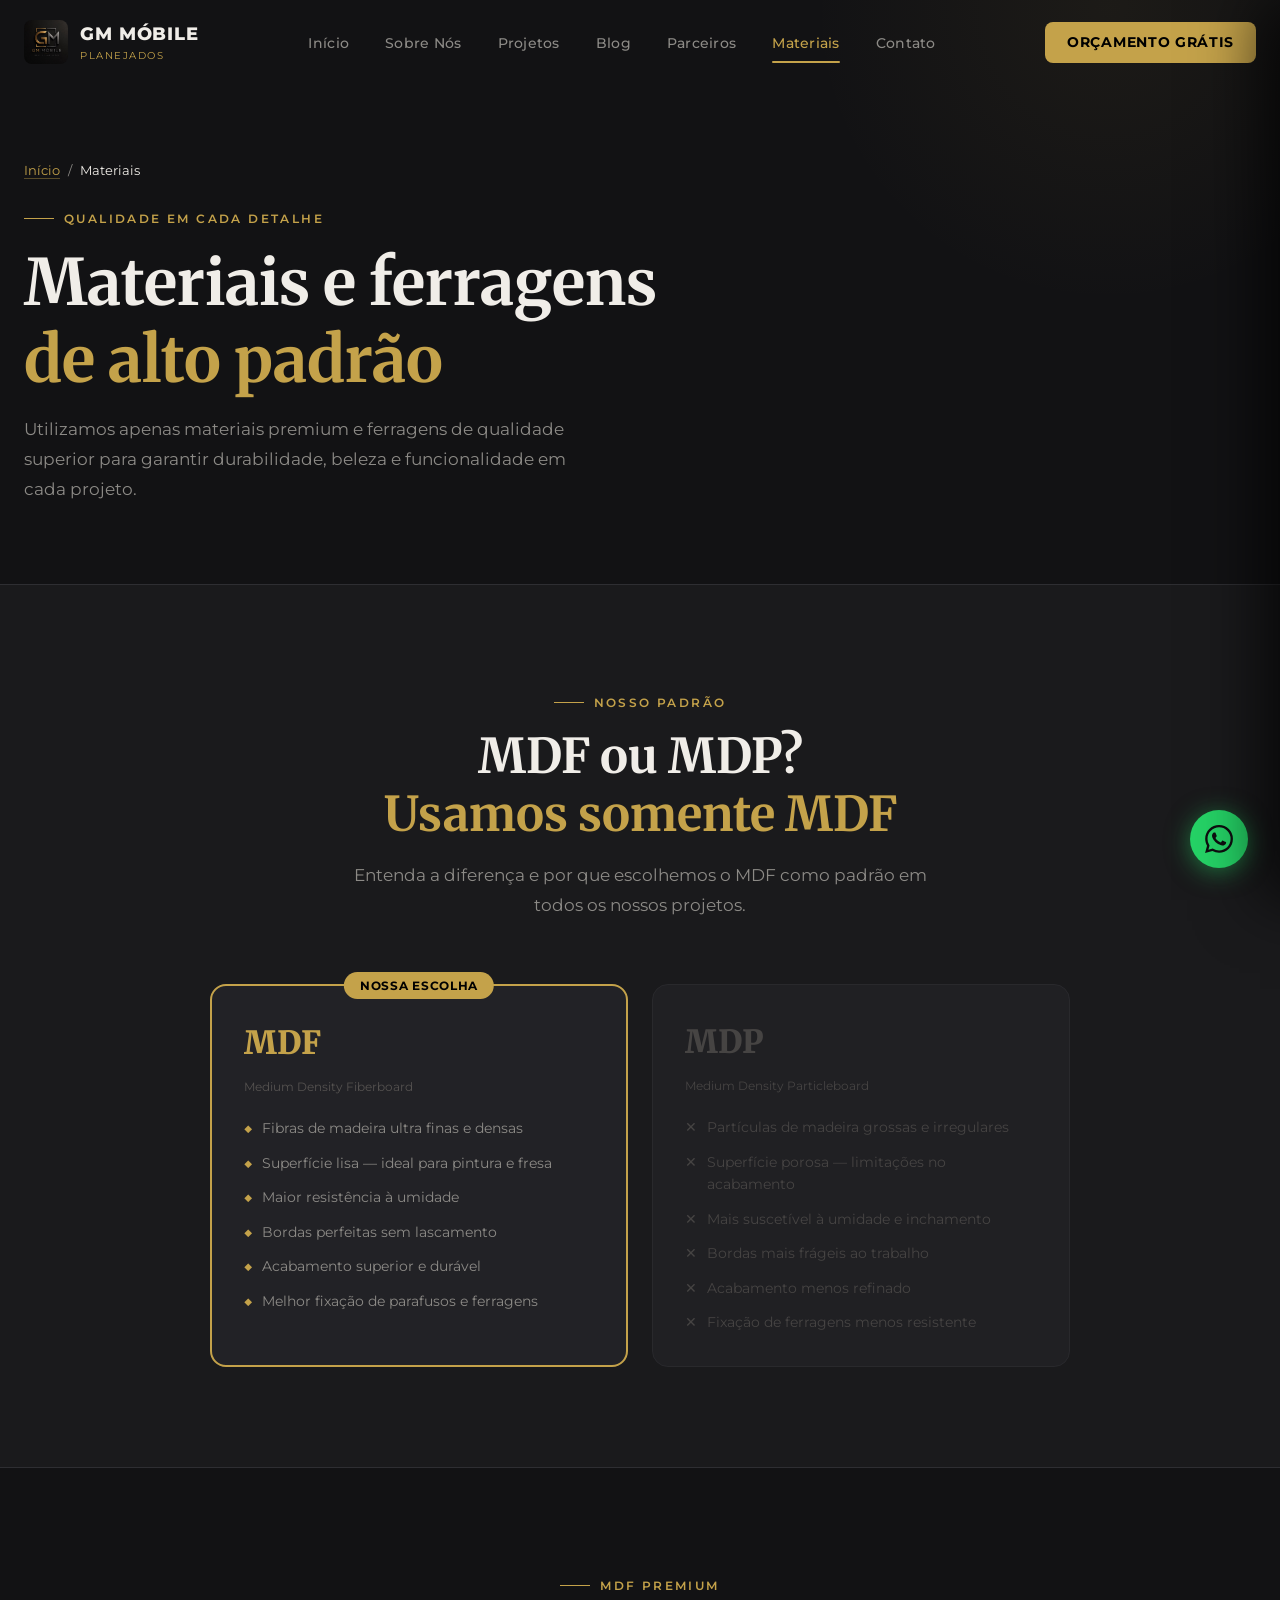
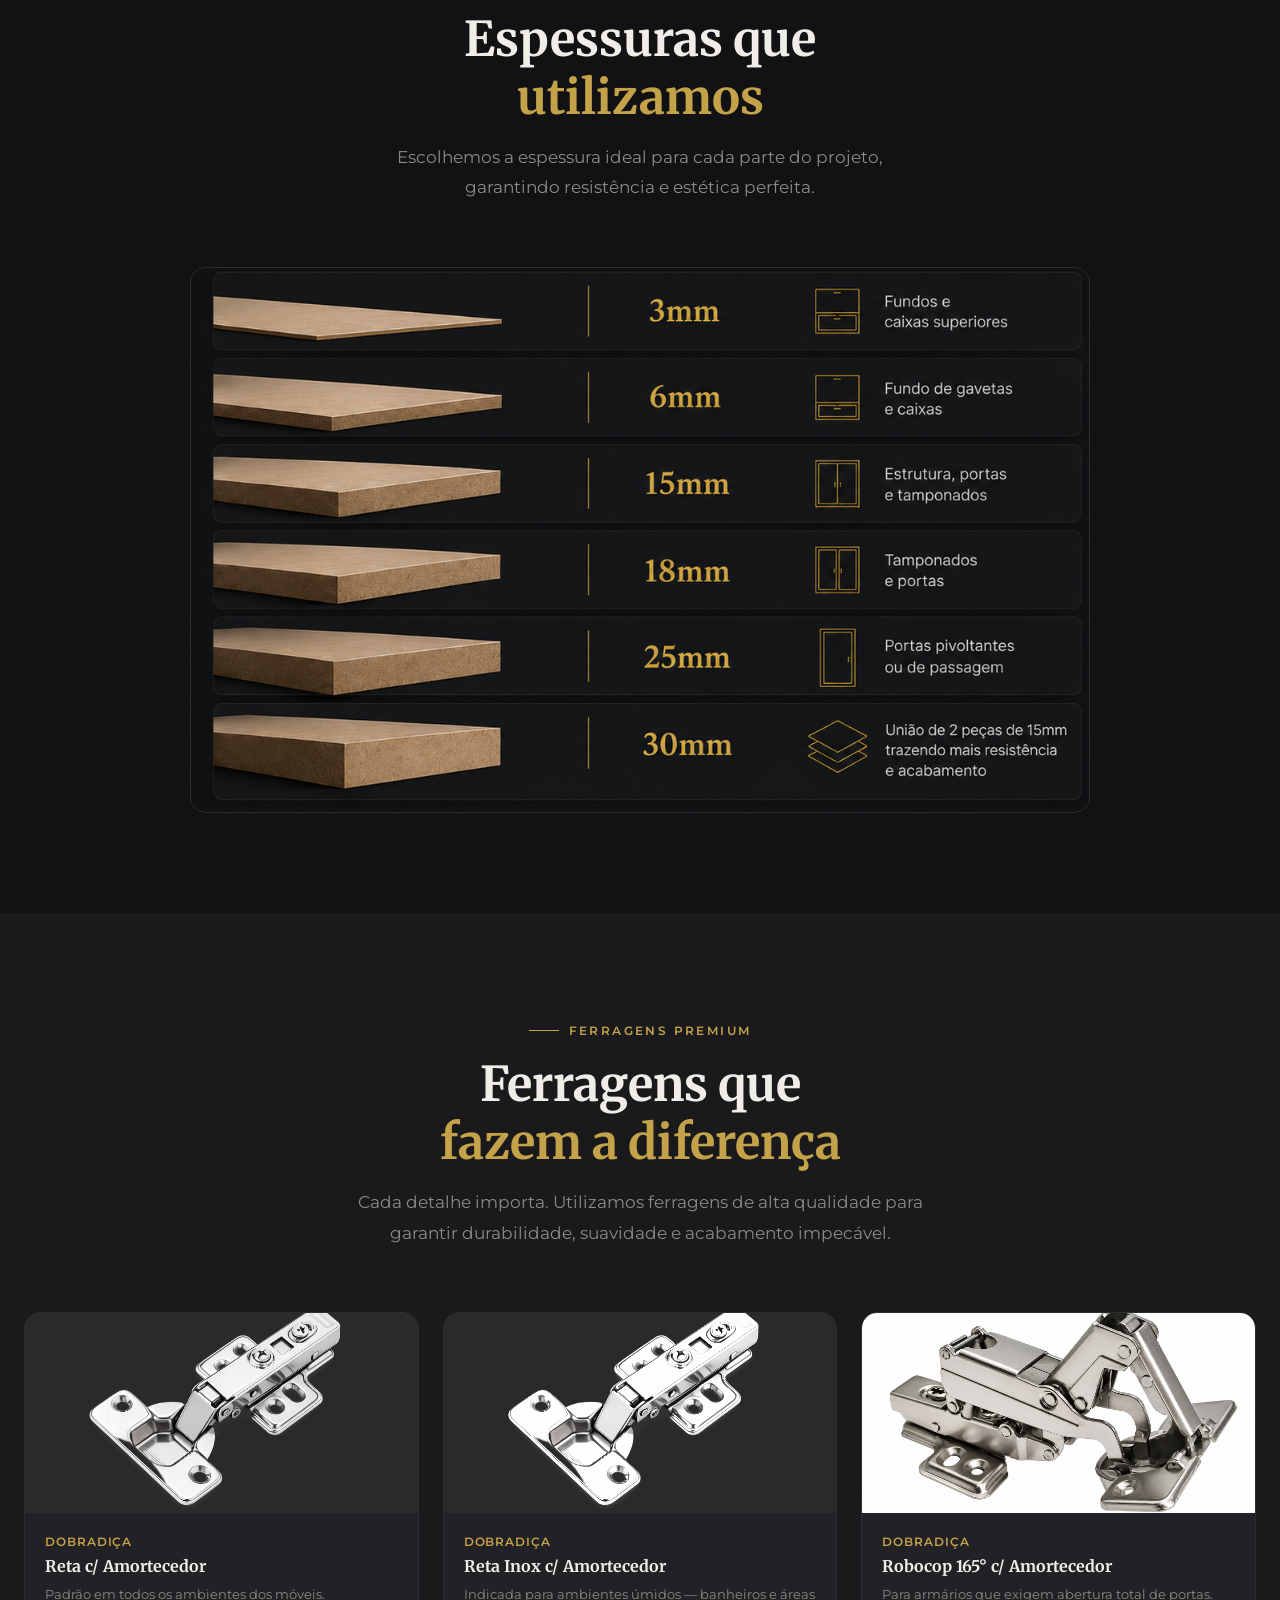
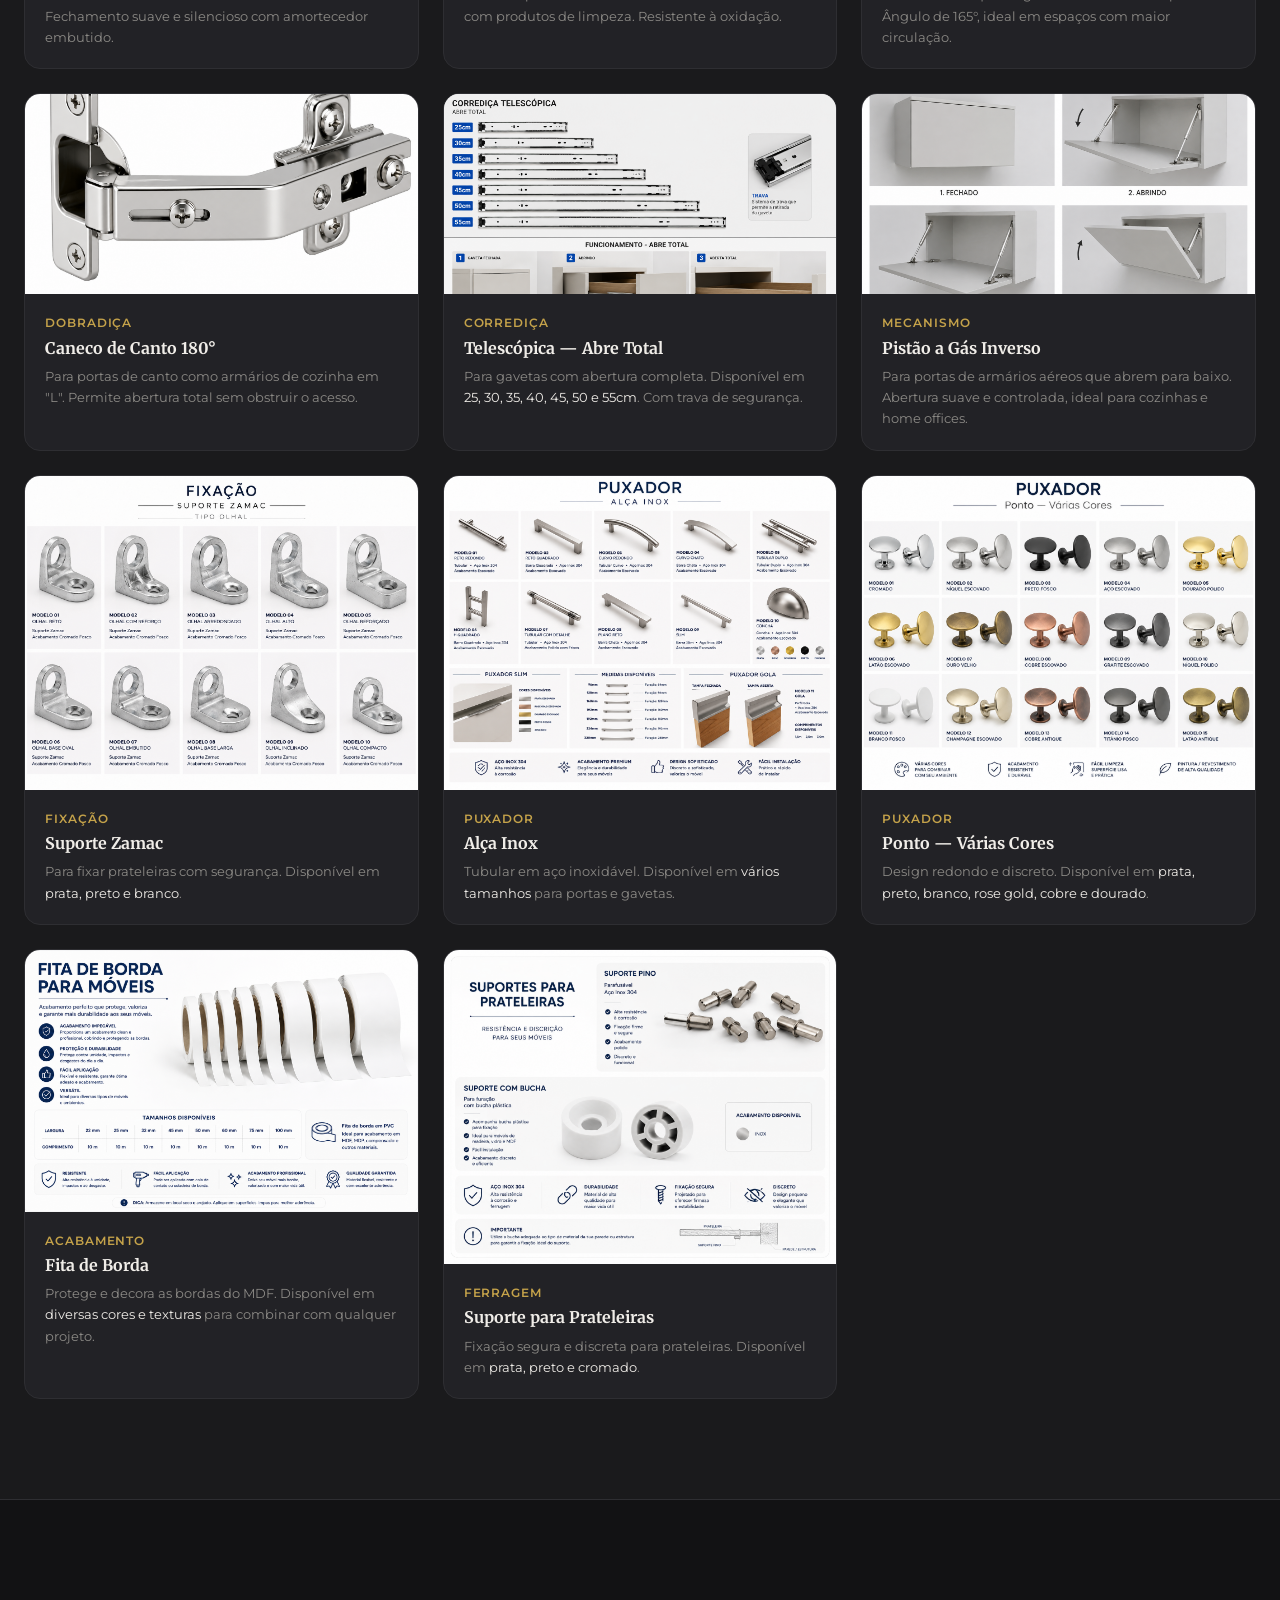
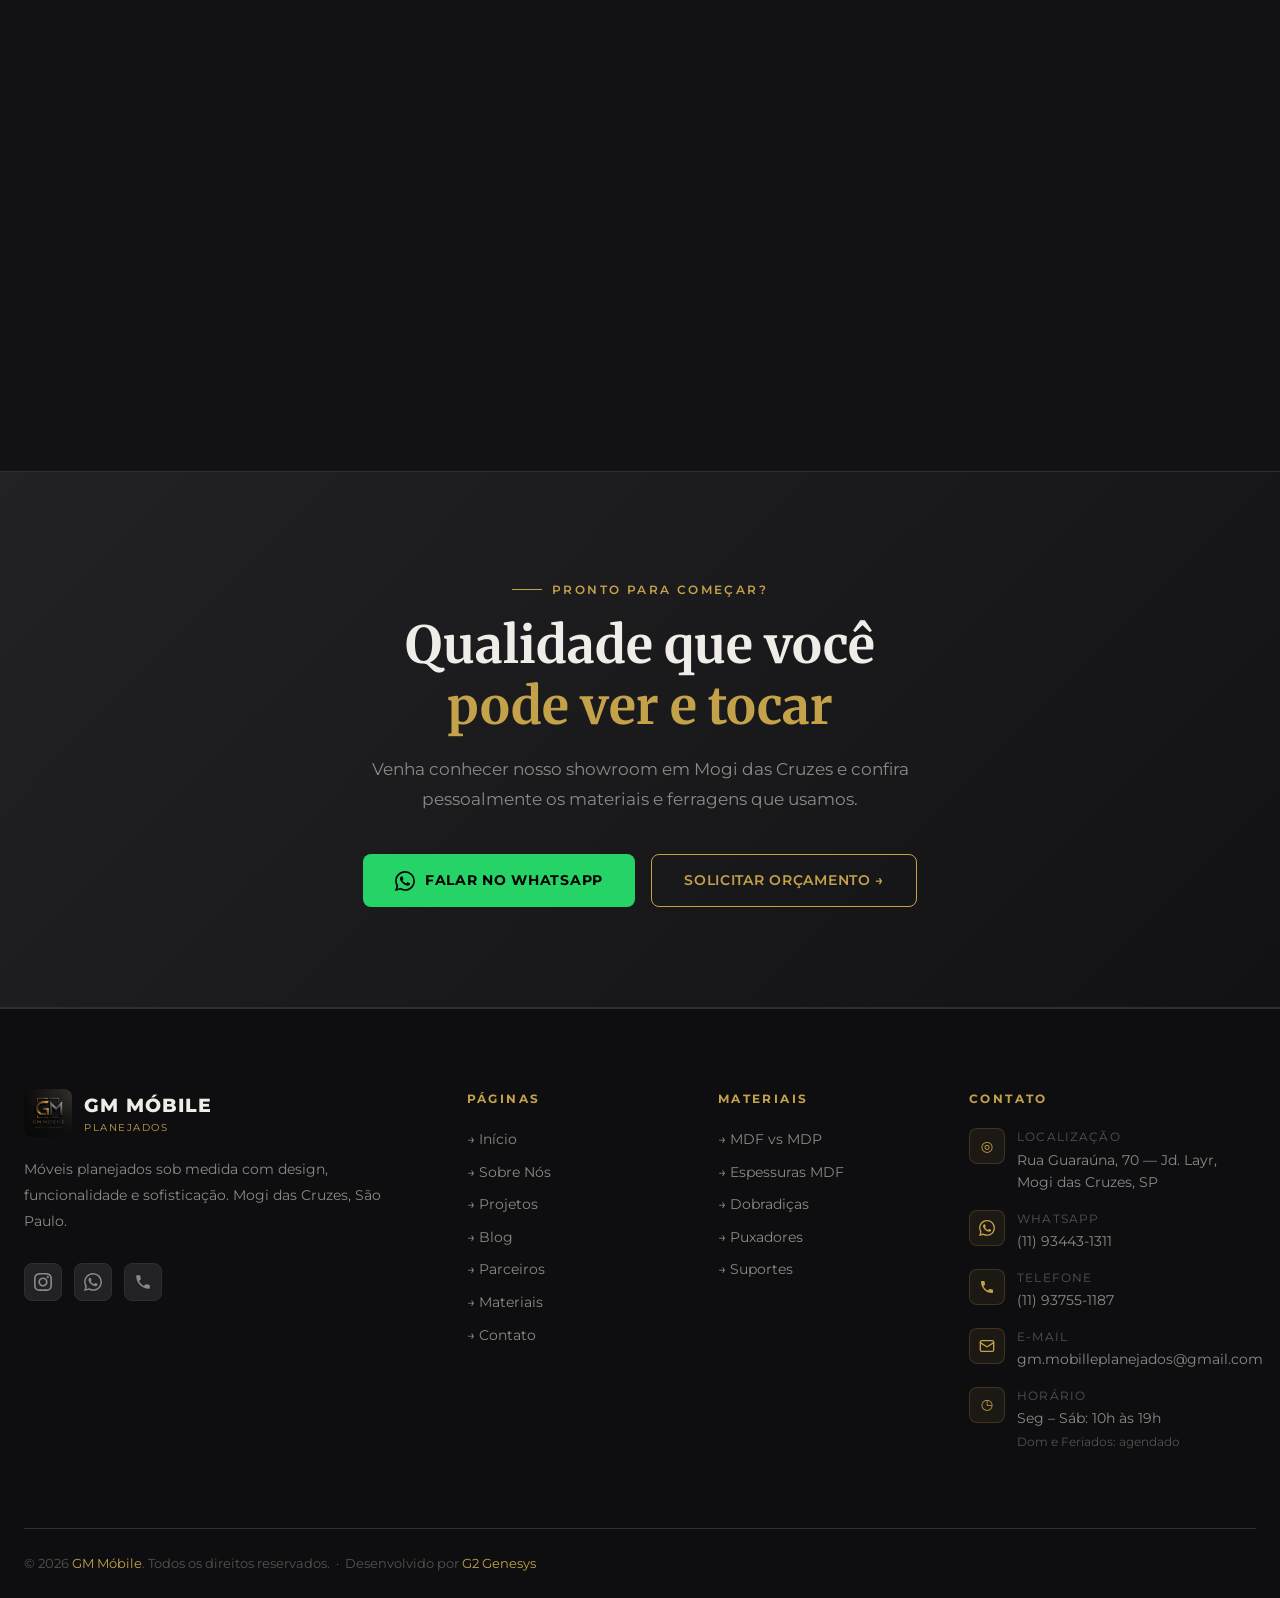
<file: materiais.html>
﻿<!DOCTYPE html>
<html lang="pt-BR">
<head>
  <meta charset="UTF-8">
  <meta name="viewport" content="width=device-width, initial-scale=1.0">
  <title>Materiais | GM Móbile — MDF Premium e Ferragens de Alta Qualidade</title>
  <meta name="description" content="Conheça os materiais da GM Móbile: MDF premium, dobradiças com amortecedor, corrediças telescópicas, puxadores em inox, fitas de borda e ferragens de alta qualidade para móveis planejados.">
  <meta name="keywords" content="MDF premium móveis planejados, ferragens móveis planejados, dobradiça amortecedor, corrediça telescópica gavetas, puxadores inox, fita de borda MDF, materiais móveis sob medida Mogi das Cruzes">
  <meta name="robots" content="index, follow">
  <meta property="og:title" content="Materiais Premium — GM Móbile Móveis Planejados">
  <meta property="og:description" content="MDF premium, ferragens de alta qualidade e acabamentos impecáveis para seus móveis planejados em Mogi das Cruzes.">
  <meta property="og:type" content="website">
  <link rel="preconnect" href="https://fonts.googleapis.com">
  <link rel="preconnect" href="https://fonts.gstatic.com" crossorigin>
  <link href="https://fonts.googleapis.com/css2?family=Merriweather:wght@400;700;900&family=Montserrat:wght@300;400;500;600;700;800;900&display=swap" rel="stylesheet">
  <link rel="icon" href="images/Logo GM MOBILE.jpeg" type="image/jpeg">
  <link rel="stylesheet" href="css/style.css?v=20260921">
</head>
<body>

<!-- NAVBAR -->
<nav class="navbar" id="navbar">
  <div class="container">
    <div class="nav-inner">
      <a href="index.html" class="nav-logo">
        <img src="images/Logo GM MOBILE.jpeg" alt="GM Móbile" class="nav-logo-img">
        <div class="nav-logo-text">
          <span class="nav-logo-name">GM MÓBILE</span>
          <span class="nav-logo-sub">Planejados</span>
        </div>
      </a>
      <ul class="nav-links">
        <li><a href="index.html" class="nav-link">Início</a></li>
        <li><a href="sobre.html" class="nav-link">Sobre Nós</a></li>
        <li><a href="projetos.html" class="nav-link">Projetos</a></li>
        <li><a href="blog.html" class="nav-link">Blog</a></li>
        <li><a href="parceiros.html" class="nav-link">Parceiros</a></li>
        <li><a href="materiais.html" class="nav-link active">Materiais</a></li>
        <li><a href="contato.html" class="nav-link">Contato</a></li>
      </ul>
      <a href="https://wa.me/5511934431311" target="_blank" class="nav-cta">Orçamento Grátis</a>
      <button class="nav-menu-btn"><span></span><span></span><span></span></button>
    </div>
  </div>
</nav>

<!-- MOBILE NAV BACKDROP -->
<div class="mobile-nav-backdrop"></div>

<!-- MOBILE NAV DRAWER -->
<div class="mobile-nav">
  <div class="mobile-nav-header">
    <a href="index.html" class="mobile-nav-brand">
      <img src="images/Logo GM MOBILE.jpeg" alt="GM Móbile" class="mobile-nav-logo-img">
      <div>
        <div class="mobile-nav-brand-name">GM MÓBILE</div>
        <div class="mobile-nav-brand-sub">Móveis Planejados</div>
      </div>
    </a>
    <button class="mobile-nav-close" aria-label="Fechar menu">
      <svg width="14" height="14" viewBox="0 0 14 14" fill="none" stroke="currentColor" stroke-width="2" stroke-linecap="round"><line x1="1" y1="1" x2="13" y2="13"/><line x1="13" y1="1" x2="1" y2="13"/></svg>
    </button>
  </div>
  <nav class="mobile-nav-links">
    <a href="index.html" class="mobile-nav-link">
      <span class="mobile-nav-num">01</span>
      <span class="mobile-nav-text">Início</span>
      <svg class="mobile-nav-arrow" width="16" height="16" viewBox="0 0 16 16" fill="none" stroke="currentColor" stroke-width="1.5" stroke-linecap="round" stroke-linejoin="round"><path d="M3 8h10M9 4l4 4-4 4"/></svg>
    </a>
    <a href="sobre.html" class="mobile-nav-link">
      <span class="mobile-nav-num">02</span>
      <span class="mobile-nav-text">Sobre Nós</span>
      <svg class="mobile-nav-arrow" width="16" height="16" viewBox="0 0 16 16" fill="none" stroke="currentColor" stroke-width="1.5" stroke-linecap="round" stroke-linejoin="round"><path d="M3 8h10M9 4l4 4-4 4"/></svg>
    </a>
    <a href="projetos.html" class="mobile-nav-link">
      <span class="mobile-nav-num">03</span>
      <span class="mobile-nav-text">Projetos</span>
      <svg class="mobile-nav-arrow" width="16" height="16" viewBox="0 0 16 16" fill="none" stroke="currentColor" stroke-width="1.5" stroke-linecap="round" stroke-linejoin="round"><path d="M3 8h10M9 4l4 4-4 4"/></svg>
    </a>
    <a href="blog.html" class="mobile-nav-link">
      <span class="mobile-nav-num">04</span>
      <span class="mobile-nav-text">Blog</span>
      <svg class="mobile-nav-arrow" width="16" height="16" viewBox="0 0 16 16" fill="none" stroke="currentColor" stroke-width="1.5" stroke-linecap="round" stroke-linejoin="round"><path d="M3 8h10M9 4l4 4-4 4"/></svg>
    </a>
    <a href="parceiros.html" class="mobile-nav-link">
      <span class="mobile-nav-num">05</span>
      <span class="mobile-nav-text">Parceiros</span>
      <svg class="mobile-nav-arrow" width="16" height="16" viewBox="0 0 16 16" fill="none" stroke="currentColor" stroke-width="1.5" stroke-linecap="round" stroke-linejoin="round"><path d="M3 8h10M9 4l4 4-4 4"/></svg>
    </a>
    <a href="materiais.html" class="mobile-nav-link">
      <span class="mobile-nav-num">06</span>
      <span class="mobile-nav-text">Materiais</span>
      <svg class="mobile-nav-arrow" width="16" height="16" viewBox="0 0 16 16" fill="none" stroke="currentColor" stroke-width="1.5" stroke-linecap="round" stroke-linejoin="round"><path d="M3 8h10M9 4l4 4-4 4"/></svg>
    </a>
    <a href="contato.html" class="mobile-nav-link">
      <span class="mobile-nav-num">07</span>
      <span class="mobile-nav-text">Contato</span>
      <svg class="mobile-nav-arrow" width="16" height="16" viewBox="0 0 16 16" fill="none" stroke="currentColor" stroke-width="1.5" stroke-linecap="round" stroke-linejoin="round"><path d="M3 8h10M9 4l4 4-4 4"/></svg>
    </a>
  </nav>
  <div class="mobile-nav-footer">
    <div class="mobile-nav-contact">
      <div class="mobile-nav-contact-item">
        <svg width="12" height="12" viewBox="0 0 24 24" fill="currentColor"><path d="M12 2C8.13 2 5 5.13 5 9c0 5.25 7 13 7 13s7-7.75 7-13c0-3.87-3.13-7-7-7zm0 9.5c-1.38 0-2.5-1.12-2.5-2.5s1.12-2.5 2.5-2.5 2.5 1.12 2.5 2.5-1.12 2.5-2.5 2.5z"/></svg>
        Mogi das Cruzes, SP
      </div>
      <div class="mobile-nav-contact-item">
        <svg width="12" height="12" viewBox="0 0 24 24" fill="currentColor"><path d="M6.6 10.8c1.4 2.8 3.8 5.1 6.6 6.6l2.2-2.2c.3-.3.7-.4 1-.2 1.1.4 2.3.6 3.6.6.6 0 1 .4 1 1V20c0 .6-.4 1-1 1-9.4 0-17-7.6-17-17 0-.6.4-1 1-1h3.5c.6 0 1 .4 1 1 0 1.3.2 2.5.6 3.6.1.3 0 .7-.2 1L6.6 10.8z"/></svg>
        (11) 93443-1311
      </div>
    </div>
    <a href="https://wa.me/5511934431311" target="_blank" class="mobile-nav-wa">
      <svg width="18" height="18" viewBox="0 0 24 24" fill="currentColor" aria-hidden="true"><path d="M17.472 14.382c-.297-.149-1.758-.867-2.03-.967-.273-.099-.471-.148-.67.15-.197.297-.767.966-.94 1.164-.173.199-.347.223-.644.075-.297-.15-1.255-.463-2.39-1.475-.883-.788-1.48-1.761-1.653-2.059-.173-.297-.018-.458.13-.606.134-.133.298-.347.446-.52.149-.174.198-.298.298-.497.099-.198.05-.371-.025-.52-.075-.149-.669-1.612-.916-2.207-.242-.579-.487-.5-.669-.51-.173-.008-.371-.01-.57-.01-.198 0-.52.074-.792.372-.272.297-1.04 1.016-1.04 2.479 0 1.462 1.065 2.875 1.213 3.074.149.198 2.096 3.2 5.077 4.487.709.306 1.262.489 1.694.625.712.227 1.36.195 1.871.118.571-.085 1.758-.719 2.006-1.413.248-.694.248-1.289.173-1.413-.074-.124-.272-.198-.57-.347m-5.421 7.403h-.004a9.87 9.87 0 01-5.031-1.378l-.361-.214-3.741.982.998-3.648-.235-.374a9.86 9.86 0 01-1.51-5.26c.001-5.45 4.436-9.884 9.888-9.884 2.64 0 5.122 1.03 6.988 2.898a9.825 9.825 0 012.893 6.994c-.003 5.45-4.437 9.884-9.885 9.884m8.413-18.297A11.815 11.815 0 0012.05 0C5.495 0 .16 5.335.157 11.892c0 2.096.547 4.142 1.588 5.945L.057 24l6.305-1.654a11.882 11.882 0 005.683 1.448h.005c6.554 0 11.89-5.335 11.893-11.893a11.821 11.821 0 00-3.48-8.413z"/></svg>
      Solicitar Orçamento
    </a>
  </div>
</div>

<!-- PAGE HERO -->
<section class="page-hero">
  <div class="container">
    <div class="breadcrumb">
      <a href="index.html">Início</a>
      <span>/</span>
      <span>Materiais</span>
    </div>
    <div class="section-label">Qualidade em Cada Detalhe</div>
    <h1 class="section-title" style="font-size:clamp(2.5rem,5vw,4rem); max-width:700px;">
      Materiais e ferragens<br><span>de alto padrão</span>
    </h1>
    <p class="section-desc">Utilizamos apenas materiais premium e ferragens de qualidade superior para garantir durabilidade, beleza e funcionalidade em cada projeto.</p>
  </div>
</section>

<!-- MDF VS MDP -->
<section class="section">
  <div class="container">
    <div class="section-header fade-in" style="text-align:center;">
      <div class="section-label" style="justify-content:center;">Nosso Padrão</div>
      <h2 class="section-title">MDF ou MDP?<br><span>Usamos somente MDF</span></h2>
      <p class="section-desc" style="margin:0 auto;">Entenda a diferença e por que escolhemos o MDF como padrão em todos os nossos projetos.</p>
    </div>

    <div class="fade-in mdf-compare-grid" style="display:grid; grid-template-columns:1fr 1fr; gap:24px; margin-top:48px; max-width:860px; margin-left:auto; margin-right:auto;">

      <!-- MDF -->
      <div style="background:var(--bg-card); border:2px solid var(--accent); border-radius:var(--radius-lg); padding:32px; position:relative;">
        <div style="position:absolute; top:-14px; left:50%; transform:translateX(-50%); background:var(--accent); color:#000; font-family:var(--font-main); font-weight:700; font-size:0.75rem; padding:4px 16px; border-radius:20px; white-space:nowrap; letter-spacing:0.06em;">NOSSA ESCOLHA</div>
        <div style="font-family:var(--font-display); font-size:2rem; font-weight:900; color:var(--accent); margin-bottom:8px;">MDF</div>
        <div style="font-size:0.78rem; color:var(--text-muted); margin-bottom:20px;">Medium Density Fiberboard</div>
        <ul style="list-style:none; padding:0; margin:0; display:flex; flex-direction:column; gap:12px;">
          <li style="display:flex; gap:10px; font-size:0.88rem; color:var(--text-secondary);"><span style="color:var(--accent); flex-shrink:0;">◆</span> Fibras de madeira ultra finas e densas</li>
          <li style="display:flex; gap:10px; font-size:0.88rem; color:var(--text-secondary);"><span style="color:var(--accent); flex-shrink:0;">◆</span> Superfície lisa — ideal para pintura e fresa</li>
          <li style="display:flex; gap:10px; font-size:0.88rem; color:var(--text-secondary);"><span style="color:var(--accent); flex-shrink:0;">◆</span> Maior resistência à umidade</li>
          <li style="display:flex; gap:10px; font-size:0.88rem; color:var(--text-secondary);"><span style="color:var(--accent); flex-shrink:0;">◆</span> Bordas perfeitas sem lascamento</li>
          <li style="display:flex; gap:10px; font-size:0.88rem; color:var(--text-secondary);"><span style="color:var(--accent); flex-shrink:0;">◆</span> Acabamento superior e durável</li>
          <li style="display:flex; gap:10px; font-size:0.88rem; color:var(--text-secondary);"><span style="color:var(--accent); flex-shrink:0;">◆</span> Melhor fixação de parafusos e ferragens</li>
        </ul>
      </div>

      <!-- MDP -->
      <div style="background:var(--bg-card); border:1px solid var(--border); border-radius:var(--radius-lg); padding:32px; opacity:0.75;">
        <div style="font-family:var(--font-display); font-size:2rem; font-weight:900; color:var(--text-muted); margin-bottom:8px;">MDP</div>
        <div style="font-size:0.78rem; color:var(--text-muted); margin-bottom:20px;">Medium Density Particleboard</div>
        <ul style="list-style:none; padding:0; margin:0; display:flex; flex-direction:column; gap:12px;">
          <li style="display:flex; gap:10px; font-size:0.88rem; color:var(--text-muted);"><span style="flex-shrink:0;">✕</span> Partículas de madeira grossas e irregulares</li>
          <li style="display:flex; gap:10px; font-size:0.88rem; color:var(--text-muted);"><span style="flex-shrink:0;">✕</span> Superfície porosa — limitações no acabamento</li>
          <li style="display:flex; gap:10px; font-size:0.88rem; color:var(--text-muted);"><span style="flex-shrink:0;">✕</span> Mais suscetível à umidade e inchamento</li>
          <li style="display:flex; gap:10px; font-size:0.88rem; color:var(--text-muted);"><span style="flex-shrink:0;">✕</span> Bordas mais frágeis ao trabalho</li>
          <li style="display:flex; gap:10px; font-size:0.88rem; color:var(--text-muted);"><span style="flex-shrink:0;">✕</span> Acabamento menos refinado</li>
          <li style="display:flex; gap:10px; font-size:0.88rem; color:var(--text-muted);"><span style="flex-shrink:0;">✕</span> Fixação de ferragens menos resistente</li>
        </ul>
      </div>

    </div>
  </div>
</section>

<!-- ESPESSURAS MDF -->
<section class="section" style="background:var(--bg-secondary); border-top:1px solid var(--border);">
  <div class="container">
    <div class="section-header fade-in" style="text-align:center;">
      <div class="section-label" style="justify-content:center;">MDF Premium</div>
      <h2 class="section-title">Espessuras que<br><span>utilizamos</span></h2>
      <p class="section-desc" style="margin:0 auto;">Escolhemos a espessura ideal para cada parte do projeto, garantindo resistência e estética perfeita.</p>
    </div>
    <div class="fade-in mdf-espessuras-wrap" style="margin:32px auto 0; text-align:center;">
      <img src="images/MDF premium.png" alt="MDF Premium" class="mdf-espessuras-img" style="width:100%; max-width:900px; height:auto; object-fit:contain; border-radius:var(--radius-lg); border:1px solid var(--border); display:block; margin:0 auto;">
    </div>
  </div>
</section>

<!-- FERRAGENS -->
<section class="section">
  <div class="container">
    <div class="section-header fade-in" style="text-align:center;">
      <div class="section-label" style="justify-content:center;">Ferragens Premium</div>
      <h2 class="section-title">Ferragens que<br><span>fazem a diferença</span></h2>
      <p class="section-desc" style="margin:0 auto;">Cada detalhe importa. Utilizamos ferragens de alta qualidade para garantir durabilidade, suavidade e acabamento impecável.</p>
    </div>

    <div class="fade-in ferragens-grid" style="display:grid; grid-template-columns:repeat(3,1fr); gap:24px; margin-top:48px;">

      <!-- Dobradiça Reta -->
      <div style="background:var(--bg-card); border:1px solid var(--border); border-radius:var(--radius-lg); overflow:hidden; transition:var(--transition);" onmouseover="this.style.borderColor='var(--accent)'" onmouseout="this.style.borderColor='var(--border)'">
        <div style="height:200px; overflow:hidden; background:#2a2a2a;">
          <img src="img/dobradica-reta.png" alt="Dobradiça Reta" style="width:100%; height:100%; object-fit:cover; object-position:center;">
        </div>
        <div style="padding:20px;">
          <div style="font-size:0.72rem; color:var(--accent); letter-spacing:0.08em; font-weight:600; margin-bottom:6px;">DOBRADIÇA</div>
          <h4 style="font-family:var(--font-display); font-size:1rem; font-weight:700; margin-bottom:8px;">Reta c/ Amortecedor</h4>
          <p style="font-size:0.83rem; color:var(--text-secondary); line-height:1.6;">Padrão em todos os ambientes dos móveis. Fechamento suave e silencioso com amortecedor embutido.</p>
        </div>
      </div>

      <!-- Dobradiça Reta Inox -->
      <div style="background:var(--bg-card); border:1px solid var(--border); border-radius:var(--radius-lg); overflow:hidden; transition:var(--transition);" onmouseover="this.style.borderColor='var(--accent)'" onmouseout="this.style.borderColor='var(--border)'">
        <div style="height:200px; overflow:hidden; background:#2a2a2a;">
          <img src="img/dobradica-reta.png" alt="Dobradiça Reta Inox" style="width:100%; height:100%; object-fit:cover; object-position:center; filter:brightness(1.15) saturate(0.8);">
        </div>
        <div style="padding:20px;">
          <div style="font-size:0.72rem; color:var(--accent); letter-spacing:0.08em; font-weight:600; margin-bottom:6px;">DOBRADIÇA</div>
          <h4 style="font-family:var(--font-display); font-size:1rem; font-weight:700; margin-bottom:8px;">Reta Inox c/ Amortecedor</h4>
          <p style="font-size:0.83rem; color:var(--text-secondary); line-height:1.6;">Indicada para ambientes úmidos — banheiros e áreas com produtos de limpeza. Resistente à oxidação.</p>
        </div>
      </div>

      <!-- Dobradiça Robocop -->
      <div style="background:var(--bg-card); border:1px solid var(--border); border-radius:var(--radius-lg); overflow:hidden; transition:var(--transition);" onmouseover="this.style.borderColor='var(--accent)'" onmouseout="this.style.borderColor='var(--border)'">
        <div style="height:200px; overflow:hidden; background:#2a2a2a;">
          <img src="img/dobradica-robocop.png" alt="Dobradiça Robocop" style="width:100%; height:100%; object-fit:cover; object-position:center;">
        </div>
        <div style="padding:20px;">
          <div style="font-size:0.72rem; color:var(--accent); letter-spacing:0.08em; font-weight:600; margin-bottom:6px;">DOBRADIÇA</div>
          <h4 style="font-family:var(--font-display); font-size:1rem; font-weight:700; margin-bottom:8px;">Robocop 165° c/ Amortecedor</h4>
          <p style="font-size:0.83rem; color:var(--text-secondary); line-height:1.6;">Para armários que exigem abertura total de portas. Ângulo de 165°, ideal em espaços com maior circulação.</p>
        </div>
      </div>

      <!-- Dobradiça Canto 180° -->
      <div style="background:var(--bg-card); border:1px solid var(--border); border-radius:var(--radius-lg); overflow:hidden; transition:var(--transition);" onmouseover="this.style.borderColor='var(--accent)'" onmouseout="this.style.borderColor='var(--border)'">
        <div style="height:200px; overflow:hidden; background:#2a2a2a;">
          <img src="img/dobradica-canto.png" alt="Dobradiça Canto 180°" style="width:100%; height:100%; object-fit:cover; object-position:center;">
        </div>
        <div style="padding:20px;">
          <div style="font-size:0.72rem; color:var(--accent); letter-spacing:0.08em; font-weight:600; margin-bottom:6px;">DOBRADIÇA</div>
          <h4 style="font-family:var(--font-display); font-size:1rem; font-weight:700; margin-bottom:8px;">Caneco de Canto 180°</h4>
          <p style="font-size:0.83rem; color:var(--text-secondary); line-height:1.6;">Para portas de canto como armários de cozinha em "L". Permite abertura total sem obstruir o acesso.</p>
        </div>
      </div>

      <!-- Corrediça Telescópica -->
      <div style="background:var(--bg-card); border:1px solid var(--border); border-radius:var(--radius-lg); overflow:hidden; transition:var(--transition);" onmouseover="this.style.borderColor='var(--accent)'" onmouseout="this.style.borderColor='var(--border)'">
        <div style="height:200px; overflow:hidden; background:#f0f0f0;">
          <img src="img/corredica-telescopica.png" alt="Corrediça Telescópica" style="width:100%; height:100%; object-fit:cover; object-position:top;">
        </div>
        <div style="padding:20px;">
          <div style="font-size:0.72rem; color:var(--accent); letter-spacing:0.08em; font-weight:600; margin-bottom:6px;">CORREDIÇA</div>
          <h4 style="font-family:var(--font-display); font-size:1rem; font-weight:700; margin-bottom:8px;">Telescópica — Abre Total</h4>
          <p style="font-size:0.83rem; color:var(--text-secondary); line-height:1.6;">Para gavetas com abertura completa. Disponível em <span style="color:var(--text-primary);">25, 30, 35, 40, 45, 50 e 55cm</span>. Com trava de segurança.</p>
        </div>
      </div>

      <!-- Pistão a Gás -->
      <div style="background:var(--bg-card); border:1px solid var(--border); border-radius:var(--radius-lg); overflow:hidden; transition:var(--transition);" onmouseover="this.style.borderColor='var(--accent)'" onmouseout="this.style.borderColor='var(--border)'">
        <div style="height:200px; overflow:hidden; background:#f0f0f0;">
          <img src="img/pistao-gas.png" alt="Pistão a Gás" style="width:100%; height:100%; object-fit:cover; object-position:center;">
        </div>
        <div style="padding:20px;">
          <div style="font-size:0.72rem; color:var(--accent); letter-spacing:0.08em; font-weight:600; margin-bottom:6px;">MECANISMO</div>
          <h4 style="font-family:var(--font-display); font-size:1rem; font-weight:700; margin-bottom:8px;">Pistão a Gás Inverso</h4>
          <p style="font-size:0.83rem; color:var(--text-secondary); line-height:1.6;">Para portas de armários aéreos que abrem para baixo. Abertura suave e controlada, ideal para cozinhas e home offices.</p>
        </div>
      </div>

      <!-- Suporte Zamac -->
      <div style="background:var(--bg-card); border:1px solid var(--border); border-radius:var(--radius-lg); overflow:hidden; transition:var(--transition);" onmouseover="this.style.borderColor='var(--accent)'" onmouseout="this.style.borderColor='var(--border)'">
        <div class="card-img-full" style="aspect-ratio:5/4; overflow:hidden;">
          <img src="images/fixação suporte zamac.png" alt="Suporte Zamac" style="width:100%; height:100%; object-fit:cover; display:block;">
        </div>
        <div style="padding:20px;">
          <div style="font-size:0.72rem; color:var(--accent); letter-spacing:0.08em; font-weight:600; margin-bottom:6px;">FIXAÇÃO</div>
          <h4 style="font-family:var(--font-display); font-size:1rem; font-weight:700; margin-bottom:8px;">Suporte Zamac</h4>
          <p style="font-size:0.83rem; color:var(--text-secondary); line-height:1.6;">Para fixar prateleiras com segurança. Disponível em <span style="color:var(--text-primary);">prata, preto e branco</span>.</p>
        </div>
      </div>

      <!-- Puxador Alça Inox -->
      <div style="background:var(--bg-card); border:1px solid var(--border); border-radius:var(--radius-lg); overflow:hidden; transition:var(--transition);" onmouseover="this.style.borderColor='var(--accent)'" onmouseout="this.style.borderColor='var(--border)'">
        <div class="card-img-full" style="aspect-ratio:5/4; overflow:hidden;">
          <img src="images/puxadores.png" alt="Puxador Alça Inox" style="width:100%; height:100%; object-fit:cover; display:block;">
        </div>
        <div style="padding:20px;">
          <div style="font-size:0.72rem; color:var(--accent); letter-spacing:0.08em; font-weight:600; margin-bottom:6px;">PUXADOR</div>
          <h4 style="font-family:var(--font-display); font-size:1rem; font-weight:700; margin-bottom:8px;">Alça Inox</h4>
          <p style="font-size:0.83rem; color:var(--text-secondary); line-height:1.6;">Tubular em aço inoxidável. Disponível em <span style="color:var(--text-primary);">vários tamanhos</span> para portas e gavetas.</p>
        </div>
      </div>

      <!-- Puxador Ponto -->
      <div style="background:var(--bg-card); border:1px solid var(--border); border-radius:var(--radius-lg); overflow:hidden; transition:var(--transition);" onmouseover="this.style.borderColor='var(--accent)'" onmouseout="this.style.borderColor='var(--border)'">
        <div class="card-img-full" style="aspect-ratio:5/4; overflow:hidden;">
          <img src="images/Puxadores de metal em várias cores.png" alt="Puxadores de Metal em Várias Cores" style="width:100%; height:100%; object-fit:cover; display:block;">
        </div>
        <div style="padding:20px;">
          <div style="font-size:0.72rem; color:var(--accent); letter-spacing:0.08em; font-weight:600; margin-bottom:6px;">PUXADOR</div>
          <h4 style="font-family:var(--font-display); font-size:1rem; font-weight:700; margin-bottom:8px;">Ponto — Várias Cores</h4>
          <p style="font-size:0.83rem; color:var(--text-secondary); line-height:1.6;">Design redondo e discreto. Disponível em <span style="color:var(--text-primary);">prata, preto, branco, rose gold, cobre e dourado</span>.</p>
        </div>
      </div>

      <!-- Fita de Acabamento -->
      <div style="background:var(--bg-card); border:1px solid var(--border); border-radius:var(--radius-lg); overflow:hidden; transition:var(--transition);" onmouseover="this.style.borderColor='var(--accent)'" onmouseout="this.style.borderColor='var(--border)'">
        <div class="card-img-full" style="aspect-ratio:3/2; overflow:hidden;">
          <img src="images/fita de borda.png" alt="Fita de Acabamento" style="width:100%; height:100%; object-fit:cover; display:block;">
        </div>
        <div style="padding:20px;">
          <div style="font-size:0.72rem; color:var(--accent); letter-spacing:0.08em; font-weight:600; margin-bottom:6px;">ACABAMENTO</div>
          <h4 style="font-family:var(--font-display); font-size:1rem; font-weight:700; margin-bottom:8px;">Fita de Borda</h4>
          <p style="font-size:0.83rem; color:var(--text-secondary); line-height:1.6;">Protege e decora as bordas do MDF. Disponível em <span style="color:var(--text-primary);">diversas cores e texturas</span> para combinar com qualquer projeto.</p>
        </div>
      </div>

      <!-- Suporte para Prateleiras -->
      <div style="background:var(--bg-card); border:1px solid var(--border); border-radius:var(--radius-lg); overflow:hidden; transition:var(--transition);" onmouseover="this.style.borderColor='var(--accent)'" onmouseout="this.style.borderColor='var(--border)'">
        <div class="card-img-full" style="aspect-ratio:5/4; overflow:hidden;">
          <img src="images/Suporte para prateleiras.png" alt="Suporte para Prateleiras" style="width:100%; height:100%; object-fit:cover; display:block;">
        </div>
        <div style="padding:20px;">
          <div style="font-size:0.72rem; color:var(--accent); letter-spacing:0.08em; font-weight:600; margin-bottom:6px;">FERRAGEM</div>
          <h4 style="font-family:var(--font-display); font-size:1rem; font-weight:700; margin-bottom:8px;">Suporte para Prateleiras</h4>
          <p style="font-size:0.83rem; color:var(--text-secondary); line-height:1.6;">Fixação segura e discreta para prateleiras. Disponível em <span style="color:var(--text-primary);">prata, preto e cromado</span>.</p>
        </div>
      </div>

    </div>
  </div>
</section>

<!-- MARCAS -->
<section class="section" style="background:var(--bg-secondary); border-top:1px solid var(--border);">
  <div class="container">
    <div class="section-header fade-in" style="text-align:center;">
      <div class="section-label" style="justify-content:center;">Materiais de Qualidade</div>
      <h2 class="section-title">Marcas que<br><span>trabalhamos</span></h2>
      <p class="section-desc" style="margin:0 auto;">Trabalhamos apenas com fornecedores líderes de mercado, garantindo durabilidade, acabamento e qualidade em cada projeto.</p>
    </div>
    <div class="fade-in marcas-grid">
      <div style="background:var(--bg-card); border:1px solid var(--border); border-radius:var(--radius); padding:20px 16px; display:flex; align-items:center; justify-content:center; min-height:72px; transition:var(--transition);" onmouseover="this.style.borderColor='var(--accent)'" onmouseout="this.style.borderColor='var(--border)'">
        <span style="font-family:var(--font-display); font-weight:700; font-size:1.15rem; color:#a0917e; letter-spacing:0.08em;">arauco</span>
      </div>
      <div style="background:var(--bg-card); border:1px solid var(--border); border-radius:var(--radius); padding:20px 16px; display:flex; align-items:center; justify-content:center; min-height:72px; transition:var(--transition);" onmouseover="this.style.borderColor='var(--accent)'" onmouseout="this.style.borderColor='var(--border)'">
        <span style="font-family:var(--font-display); font-weight:900; font-size:1.1rem; color:#fff; letter-spacing:0.05em;">BERNECK</span>
      </div>
      <div style="background:var(--bg-card); border:1px solid var(--border); border-radius:var(--radius); padding:20px 16px; display:flex; align-items:center; justify-content:center; min-height:72px; transition:var(--transition);" onmouseover="this.style.borderColor='var(--accent)'" onmouseout="this.style.borderColor='var(--border)'">
        <span style="font-family:var(--font-main); font-weight:400; font-size:1.05rem; color:var(--text-primary); letter-spacing:0.02em;">eucatex</span>
      </div>
      <div style="background:var(--bg-card); border:1px solid var(--border); border-radius:var(--radius); padding:20px 16px; display:flex; align-items:center; justify-content:center; min-height:72px; transition:var(--transition);" onmouseover="this.style.borderColor='var(--accent)'" onmouseout="this.style.borderColor='var(--border)'">
        <span style="font-family:var(--font-main); font-weight:300; font-size:1.1rem; color:#4a9fd4; letter-spacing:0.02em;">duratex</span>
      </div>
    </div>
  </div>
</section>

<!-- CTA -->
<section class="cta-section">
  <div class="container">
    <div class="section-label" style="justify-content:center;">Pronto para começar?</div>
    <h2 class="section-title">Qualidade que você<br><span>pode ver e tocar</span></h2>
    <p class="section-desc">Venha conhecer nosso showroom em Mogi das Cruzes e confira pessoalmente os materiais e ferragens que usamos.</p>
    <div class="cta-actions">
      <a href="https://wa.me/5511934431311?text=Olá!%20Gostaria%20de%20conhecer%20os%20materiais%20da%20GM%20Móbile." target="_blank" class="whatsapp-btn">
        <svg width="20" height="20" viewBox="0 0 24 24" fill="currentColor"><path d="M17.472 14.382c-.297-.149-1.758-.867-2.03-.967-.273-.099-.471-.148-.67.15-.197.297-.767.966-.94 1.164-.173.199-.347.223-.644.075-.297-.15-1.255-.463-2.39-1.475-.883-.788-1.48-1.761-1.653-2.059-.173-.297-.018-.458.13-.606.134-.133.298-.347.446-.52.149-.174.198-.298.298-.497.099-.198.05-.371-.025-.52-.075-.149-.669-1.612-.916-2.207-.242-.579-.487-.5-.669-.51-.173-.008-.371-.01-.57-.01-.198 0-.52.074-.792.372-.272.297-1.04 1.016-1.04 2.479 0 1.462 1.065 2.875 1.213 3.074.149.198 2.096 3.2 5.077 4.487.709.306 1.262.489 1.694.625.712.227 1.36.195 1.871.118.571-.085 1.758-.719 2.006-1.413.248-.694.248-1.289.173-1.413-.074-.124-.272-.198-.57-.347m-5.421 7.403h-.004a9.87 9.87 0 01-5.031-1.378l-.361-.214-3.741.982.998-3.648-.235-.374a9.86 9.86 0 01-1.51-5.26c.001-5.45 4.436-9.884 9.888-9.884 2.64 0 5.122 1.03 6.988 2.898a9.825 9.825 0 012.893 6.994c-.003 5.45-4.437 9.884-9.885 9.884m8.413-18.297A11.815 11.815 0 0012.05 0C5.495 0 .16 5.335.157 11.892c0 2.096.547 4.142 1.588 5.945L.057 24l6.305-1.654a11.882 11.882 0 005.683 1.448h.005c6.554 0 11.89-5.335 11.893-11.893a11.821 11.821 0 00-3.48-8.413z"/></svg>
        Falar no WhatsApp
      </a>
      <a href="contato.html" class="btn btn-outline">Solicitar Orçamento →</a>
    </div>
  </div>
</section>

<!-- FOOTER -->
<footer class="footer">
  <div class="container">
    <div class="footer-grid">
      <div>
        <div class="footer-brand-logo">
          <img src="images/Logo GM MOBILE.jpeg" alt="GM Móbile" class="footer-logo-img">
          <div><div class="footer-brand-name">GM MÓBILE</div><div class="footer-brand-sub">Planejados</div></div>
        </div>
        <p class="footer-desc">Móveis planejados sob medida com design, funcionalidade e sofisticação. Mogi das Cruzes, São Paulo.</p>
        <div class="footer-social">
          <a href="https://www.instagram.com/gm_mobille" target="_blank"><svg width="18" height="18" viewBox="0 0 24 24" fill="currentColor"><path d="M12 2.163c3.204 0 3.584.012 4.85.07 3.252.148 4.771 1.691 4.919 4.919.058 1.265.069 1.645.069 4.849 0 3.205-.012 3.584-.069 4.849-.149 3.225-1.664 4.771-4.919 4.919-1.266.058-1.644.07-4.85.07-3.204 0-3.584-.012-4.849-.07-3.26-.149-4.771-1.699-4.919-4.92-.058-1.265-.07-1.644-.07-4.849 0-3.204.013-3.583.07-4.849.149-3.227 1.664-4.771 4.919-4.919 1.266-.057 1.645-.069 4.849-.069zm0-2.163c-3.259 0-3.667.014-4.947.072-4.358.2-6.78 2.618-6.98 6.98-.059 1.281-.073 1.689-.073 4.948 0 3.259.014 3.668.072 4.948.2 4.358 2.618 6.78 6.98 6.98 1.281.058 1.689.072 4.948.072 3.259 0 3.668-.014 4.948-.072 4.354-.2 6.782-2.618 6.979-6.98.059-1.28.073-1.689.073-4.948 0-3.259-.014-3.667-.072-4.947-.196-4.354-2.617-6.78-6.979-6.98-1.281-.059-1.69-.073-4.949-.073zm0 5.838c-3.403 0-6.162 2.759-6.162 6.162s2.759 6.163 6.162 6.163 6.162-2.759 6.162-6.163c0-3.403-2.759-6.162-6.162-6.162zm0 10.162c-2.209 0-4-1.79-4-4 0-2.209 1.791-4 4-4s4 1.791 4 4c0 2.21-1.791 4-4 4zm6.406-11.845c-.796 0-1.441.645-1.441 1.44s.645 1.44 1.441 1.44c.795 0 1.439-.645 1.439-1.44s-.644-1.44-1.439-1.44z"/></svg></a>
          <a href="https://wa.me/5511934431311" target="_blank"><svg width="18" height="18" viewBox="0 0 24 24" fill="currentColor"><path d="M17.472 14.382c-.297-.149-1.758-.867-2.03-.967-.273-.099-.471-.148-.67.15-.197.297-.767.966-.94 1.164-.173.199-.347.223-.644.075-.297-.15-1.255-.463-2.39-1.475-.883-.788-1.48-1.761-1.653-2.059-.173-.297-.018-.458.13-.606.134-.133.298-.347.446-.52.149-.174.198-.298.298-.497.099-.198.05-.371-.025-.52-.075-.149-.669-1.612-.916-2.207-.242-.579-.487-.5-.669-.51-.173-.008-.371-.01-.57-.01-.198 0-.52.074-.792.372-.272.297-1.04 1.016-1.04 2.479 0 1.462 1.065 2.875 1.213 3.074.149.198 2.096 3.2 5.077 4.487.709.306 1.262.489 1.694.625.712.227 1.36.195 1.871.118.571-.085 1.758-.719 2.006-1.413.248-.694.248-1.289.173-1.413-.074-.124-.272-.198-.57-.347m-5.421 7.403h-.004a9.87 9.87 0 01-5.031-1.378l-.361-.214-3.741.982.998-3.648-.235-.374a9.86 9.86 0 01-1.51-5.26c.001-5.45 4.436-9.884 9.888-9.884 2.64 0 5.122 1.03 6.988 2.898a9.825 9.825 0 012.893 6.994c-.003 5.45-4.437 9.884-9.885 9.884m8.413-18.297A11.815 11.815 0 0012.05 0C5.495 0 .16 5.335.157 11.892c0 2.096.547 4.142 1.588 5.945L.057 24l6.305-1.654a11.882 11.882 0 005.683 1.448h.005c6.554 0 11.89-5.335 11.893-11.893a11.821 11.821 0 00-3.48-8.413z"/></svg></a>
          <a href="tel:+5511937551187"><svg width="18" height="18" viewBox="0 0 24 24" fill="currentColor"><path d="M6.6 10.8c1.4 2.8 3.8 5.1 6.6 6.6l2.2-2.2c.3-.3.7-.4 1-.2 1.1.4 2.3.6 3.6.6.6 0 1 .4 1 1V20c0 .6-.4 1-1 1-9.4 0-17-7.6-17-17 0-.6.4-1 1-1h3.5c.6 0 1 .4 1 1 0 1.3.2 2.5.6 3.6.1.3 0 .7-.2 1L6.6 10.8z"/></svg></a>
        </div>
      </div>
      <div>
        <div class="footer-col-title">Páginas</div>
        <ul class="footer-links">
          <li><a href="index.html">→ Início</a></li>
          <li><a href="sobre.html">→ Sobre Nós</a></li>
          <li><a href="projetos.html">→ Projetos</a></li>
          <li><a href="blog.html">→ Blog</a></li>
          <li><a href="parceiros.html">→ Parceiros</a></li>
          <li><a href="materiais.html">→ Materiais</a></li>
          <li><a href="contato.html">→ Contato</a></li>
        </ul>
      </div>
      <div>
        <div class="footer-col-title">Materiais</div>
        <ul class="footer-links">
          <li><a href="materiais.html">→ MDF vs MDP</a></li>
          <li><a href="materiais.html">→ Espessuras MDF</a></li>
          <li><a href="materiais.html">→ Dobradiças</a></li>
          <li><a href="materiais.html">→ Puxadores</a></li>
          <li><a href="materiais.html">→ Suportes</a></li>
        </ul>
      </div>
      <div>
        <div class="footer-col-title">Contato</div>
        <div class="footer-contact-item">
          <div class="footer-contact-icon">◎</div>
          <div><div class="footer-contact-label">Localização</div><div class="footer-contact-value">Rua Guaraúna, 70 — Jd. Layr, Mogi das Cruzes, SP</div></div>
        </div>
        <div class="footer-contact-item">
          <div class="footer-contact-icon"><svg width="16" height="16" viewBox="0 0 24 24" fill="currentColor"><path d="M17.472 14.382c-.297-.149-1.758-.867-2.03-.967-.273-.099-.471-.148-.67.15-.197.297-.767.966-.94 1.164-.173.199-.347.223-.644.075-.297-.15-1.255-.463-2.39-1.475-.883-.788-1.48-1.761-1.653-2.059-.173-.297-.018-.458.13-.606.134-.133.298-.347.446-.52.149-.174.198-.298.298-.497.099-.198.05-.371-.025-.52-.075-.149-.669-1.612-.916-2.207-.242-.579-.487-.5-.669-.51-.173-.008-.371-.01-.57-.01-.198 0-.52.074-.792.372-.272.297-1.04 1.016-1.04 2.479 0 1.462 1.065 2.875 1.213 3.074.149.198 2.096 3.2 5.077 4.487.709.306 1.262.489 1.694.625.712.227 1.36.195 1.871.118.571-.085 1.758-.719 2.006-1.413.248-.694.248-1.289.173-1.413-.074-.124-.272-.198-.57-.347m-5.421 7.403h-.004a9.87 9.87 0 01-5.031-1.378l-.361-.214-3.741.982.998-3.648-.235-.374a9.86 9.86 0 01-1.51-5.26c.001-5.45 4.436-9.884 9.888-9.884 2.64 0 5.122 1.03 6.988 2.898a9.825 9.825 0 012.893 6.994c-.003 5.45-4.437 9.884-9.885 9.884m8.413-18.297A11.815 11.815 0 0012.05 0C5.495 0 .16 5.335.157 11.892c0 2.096.547 4.142 1.588 5.945L.057 24l6.305-1.654a11.882 11.882 0 005.683 1.448h.005c6.554 0 11.89-5.335 11.893-11.893a11.821 11.821 0 00-3.48-8.413z"/></svg></div>
          <div><div class="footer-contact-label">WhatsApp</div><div class="footer-contact-value">(11) 93443-1311</div></div>
        </div>
        <div class="footer-contact-item">
          <div class="footer-contact-icon"><svg width="16" height="16" viewBox="0 0 24 24" fill="currentColor"><path d="M6.6 10.8c1.4 2.8 3.8 5.1 6.6 6.6l2.2-2.2c.3-.3.7-.4 1-.2 1.1.4 2.3.6 3.6.6.6 0 1 .4 1 1V20c0 .6-.4 1-1 1-9.4 0-17-7.6-17-17 0-.6.4-1 1-1h3.5c.6 0 1 .4 1 1 0 1.3.2 2.5.6 3.6.1.3 0 .7-.2 1L6.6 10.8z"/></svg></div>
          <div><div class="footer-contact-label">Telefone</div><div class="footer-contact-value">(11) 93755-1187</div></div>
        </div>
        <a href="mailto:gm.mobilleplanejados@gmail.com" class="footer-contact-item" style="text-decoration:none; color:inherit;">
          <div class="footer-contact-icon"><svg width="16" height="16" viewBox="0 0 24 24" fill="none" stroke="currentColor" stroke-width="2" stroke-linecap="round" stroke-linejoin="round"><rect x="2" y="4" width="20" height="16" rx="2"/><path d="m22 7-8.97 5.7a1.94 1.94 0 0 1-2.06 0L2 7"/></svg></div>
          <div>
            <div class="footer-contact-label">E-mail</div>
            <div class="footer-contact-value">gm.mobilleplanejados@gmail.com</div>
          </div>
        </a>
        <div class="footer-contact-item">
          <div class="footer-contact-icon">◷</div>
          <div>
            <div class="footer-contact-label">Horário</div>
            <div class="footer-contact-value">Seg – Sáb: 10h às 19h</div>
            <div style="font-size:0.78rem; color:var(--text-muted); margin-top:2px;">Dom e Feriados: agendado</div>
          </div>
        </div>
      </div>
    </div>
    <div class="footer-bottom">
      <div class="footer-copy">© 2026 <span>GM Móbile</span>. Todos os direitos reservados. &nbsp;·&nbsp; Desenvolvido por <a href="https://g2genesys.com/" target="_blank" style="color:var(--accent); transition:opacity 0.2s;" onmouseover="this.style.opacity='0.7'" onmouseout="this.style.opacity='1'">G2 Genesys</a></div>
    </div>
  </div>
</footer>

<a href="https://wa.me/5511934431311?text=Olá!%20Vim%20pelo%20site%20e%20gostaria%20de%20um%20orçamento." target="_blank" class="float-wa">
  <svg width="28" height="28" viewBox="0 0 24 24" fill="#0E0E10"><path d="M17.472 14.382c-.297-.149-1.758-.867-2.03-.967-.273-.099-.471-.148-.67.15-.197.297-.767.966-.94 1.164-.173.199-.347.223-.644.075-.297-.15-1.255-.463-2.39-1.475-.883-.788-1.48-1.761-1.653-2.059-.173-.297-.018-.458.13-.606.134-.133.298-.347.446-.52.149-.174.198-.298.298-.497.099-.198.05-.371-.025-.52-.075-.149-.669-1.612-.916-2.207-.242-.579-.487-.5-.669-.51-.173-.008-.371-.01-.57-.01-.198 0-.52.074-.792.372-.272.297-1.04 1.016-1.04 2.479 0 1.462 1.065 2.875 1.213 3.074.149.198 2.096 3.2 5.077 4.487.709.306 1.262.489 1.694.625.712.227 1.36.195 1.871.118.571-.085 1.758-.719 2.006-1.413.248-.694.248-1.289.173-1.413-.074-.124-.272-.198-.57-.347m-5.421 7.403h-.004a9.87 9.87 0 01-5.031-1.378l-.361-.214-3.741.982.998-3.648-.235-.374a9.86 9.86 0 01-1.51-5.26c.001-5.45 4.436-9.884 9.888-9.884 2.64 0 5.122 1.03 6.988 2.898a9.825 9.825 0 012.893 6.994c-.003 5.45-4.437 9.884-9.885 9.884m8.413-18.297A11.815 11.815 0 0012.05 0C5.495 0 .16 5.335.157 11.892c0 2.096.547 4.142 1.588 5.945L.057 24l6.305-1.654a11.882 11.882 0 005.683 1.448h.005c6.554 0 11.89-5.335 11.893-11.893a11.821 11.821 0 00-3.48-8.413z"/></svg>
</a>
<script src="js/main.js?v=20260808"></script>
</body>
</html>
</file>
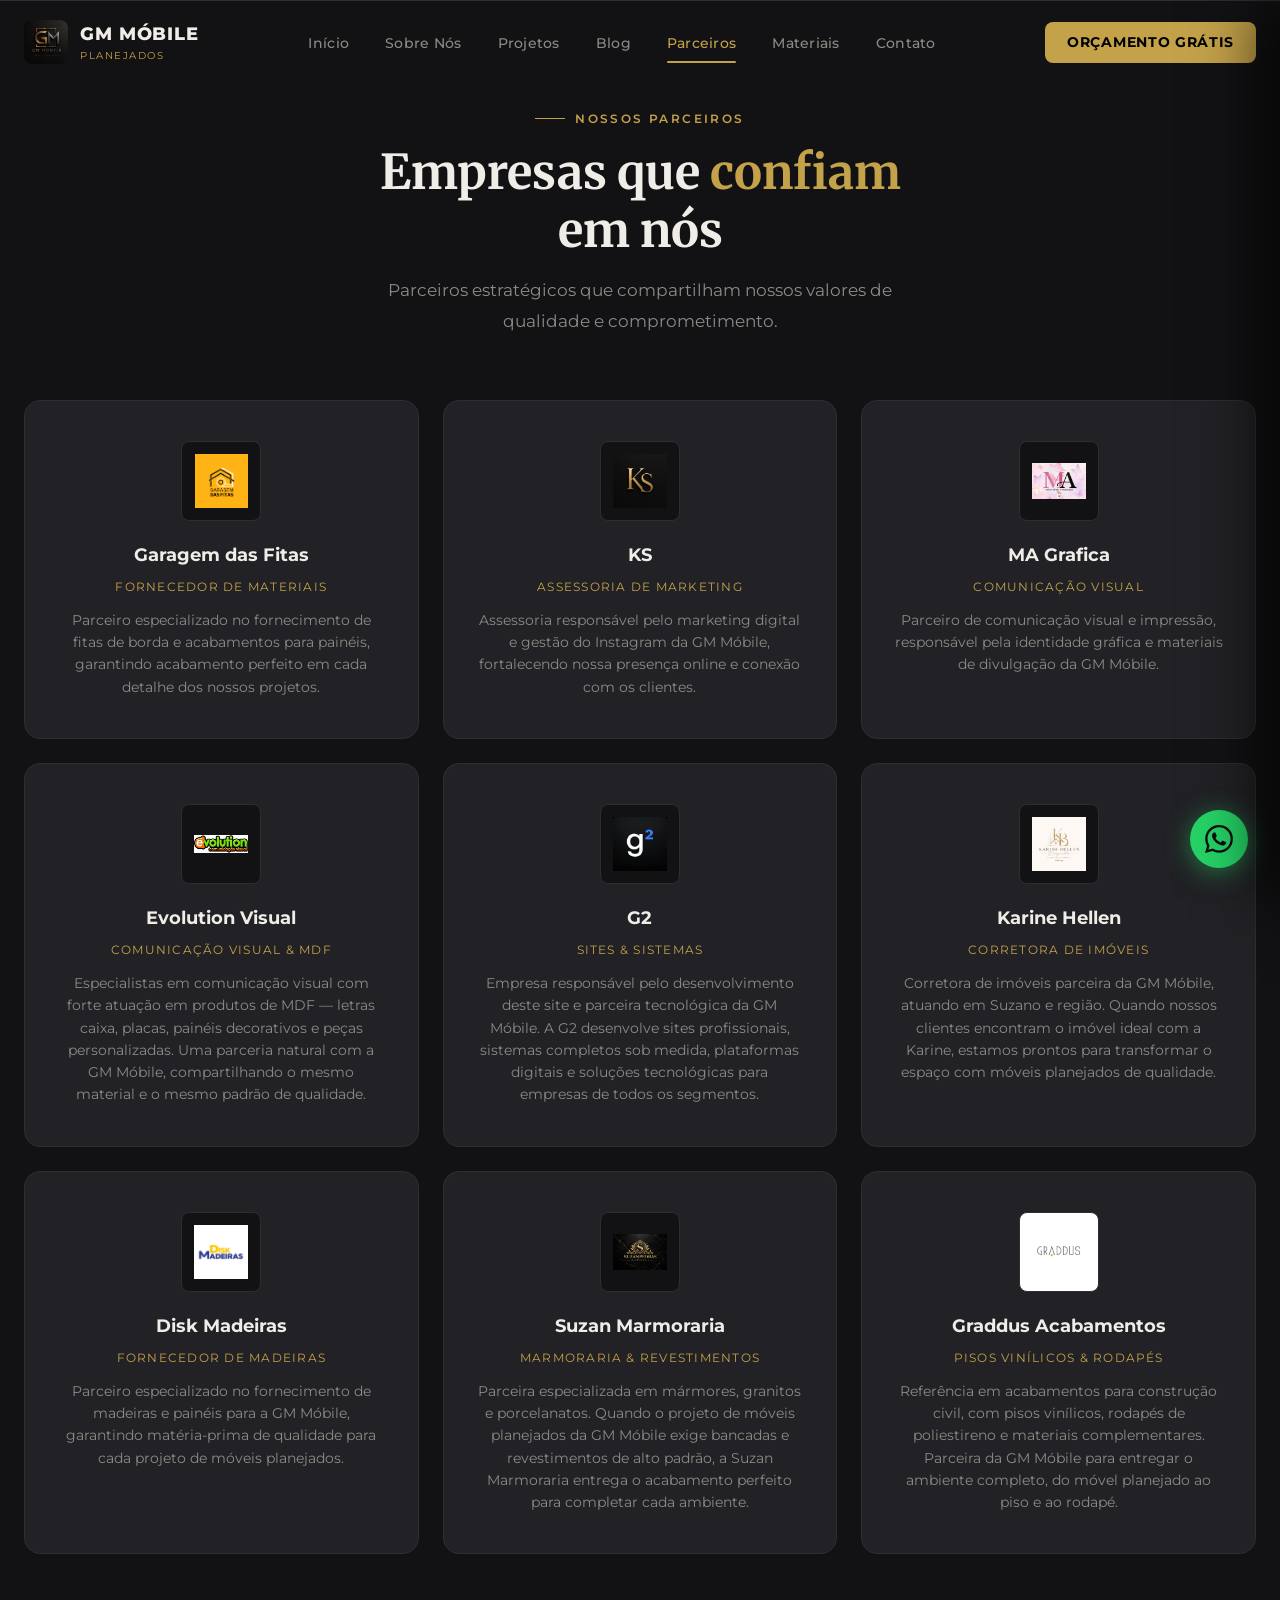
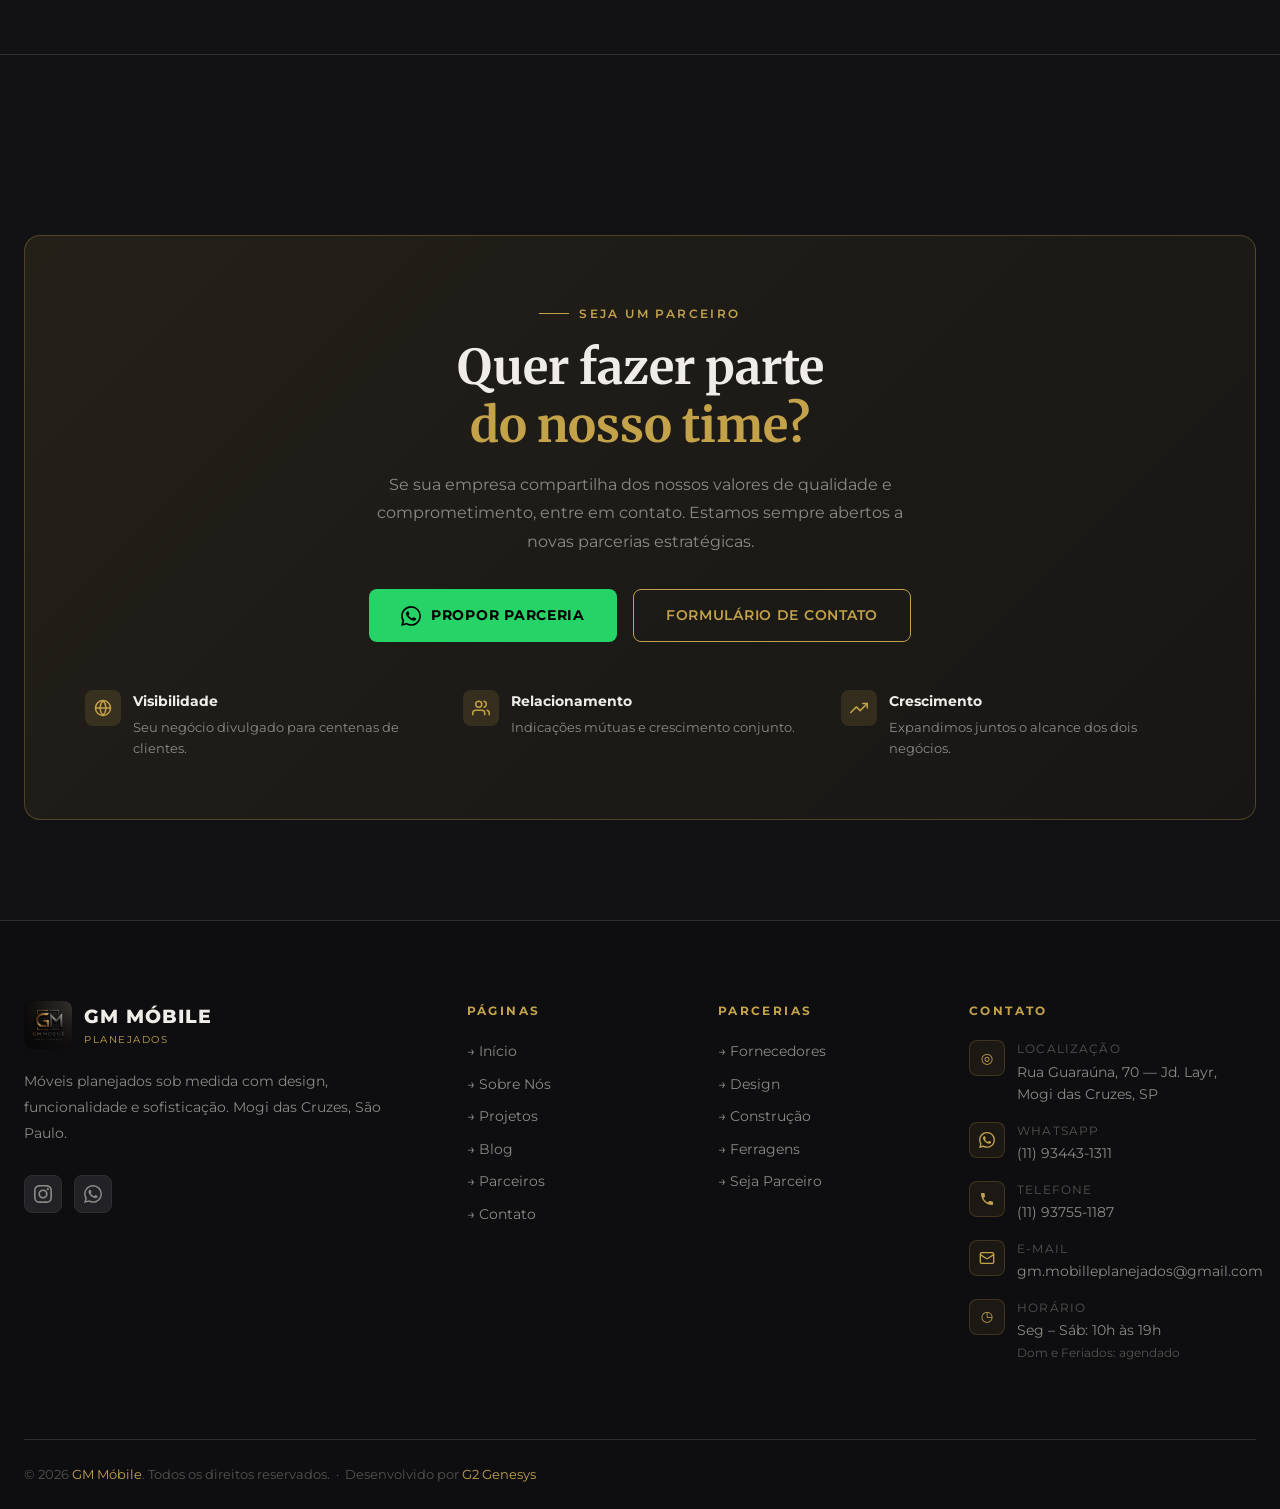
<file: parceiros.html>
﻿<!DOCTYPE html>
<html lang="pt-BR">
<head>
  <meta charset="UTF-8">
  <meta name="viewport" content="width=device-width, initial-scale=1.0">
  <title>Parceiros | GM Móbile — Fornecedores de Materiais e Ferragens Premium</title>
  <meta name="description" content="Conheça os parceiros da GM Móbile: Berneck, Duratex, Garagem das Fitas e outros fornecedores premium de MDF, ferragens e acabamentos para móveis planejados em Mogi das Cruzes.">
  <meta name="keywords" content="parceiros GM Móbile, fornecedores móveis planejados, Berneck MDF, Duratex móveis, fitas de borda parceiros, ferragens premium móveis planejados Mogi das Cruzes">
  <meta name="robots" content="index, follow">
  <meta property="og:title" content="Parceiros GM Móbile — Fornecedores Premium de Materiais">
  <meta property="og:description" content="Trabalhamos com os melhores fornecedores do mercado para garantir qualidade em cada móvel planejado em Mogi das Cruzes.">
  <meta property="og:type" content="website">
  <link rel="preconnect" href="https://fonts.googleapis.com">
  <link rel="preconnect" href="https://fonts.gstatic.com" crossorigin>
  <link href="https://fonts.googleapis.com/css2?family=Merriweather:wght@400;700;900&family=Montserrat:wght@300;400;500;600;700;800;900&display=swap" rel="stylesheet">
  <link rel="icon" href="images/Logo GM MOBILE.jpeg" type="image/jpeg">
  <link rel="stylesheet" href="css/style.css?v=20260921">
</head>
<body>

<!-- NAVBAR -->
<nav class="navbar" id="navbar">
  <div class="container">
    <div class="nav-inner">
      <a href="index.html" class="nav-logo">
        <img src="images/Logo GM MOBILE.jpeg" alt="GM Móbile" class="nav-logo-img">
        <div class="nav-logo-text">
          <span class="nav-logo-name">GM MÓBILE</span>
          <span class="nav-logo-sub">Planejados</span>
        </div>
      </a>
      <ul class="nav-links">
        <li><a href="index.html" class="nav-link">Início</a></li>
        <li><a href="sobre.html" class="nav-link">Sobre Nós</a></li>
        <li><a href="projetos.html" class="nav-link">Projetos</a></li>
        <li><a href="blog.html" class="nav-link">Blog</a></li>
        <li><a href="parceiros.html" class="nav-link active">Parceiros</a></li>
        <li><a href="materiais.html" class="nav-link">Materiais</a></li>
        <li><a href="contato.html" class="nav-link">Contato</a></li>
      </ul>
      <a href="https://wa.me/5511934431311" target="_blank" class="nav-cta">Orçamento Grátis</a>
      <button class="nav-menu-btn"><span></span><span></span><span></span></button>
    </div>
  </div>
</nav>
<!-- MOBILE NAV BACKDROP -->
<div class="mobile-nav-backdrop"></div>

<!-- MOBILE NAV DRAWER -->
<div class="mobile-nav">
  <div class="mobile-nav-header">
    <a href="index.html" class="mobile-nav-brand">
      <img src="images/Logo GM MOBILE.jpeg" alt="GM Móbile" class="mobile-nav-logo-img">
      <div>
        <div class="mobile-nav-brand-name">GM MÓBILE</div>
        <div class="mobile-nav-brand-sub">Móveis Planejados</div>
      </div>
    </a>
    <button class="mobile-nav-close" aria-label="Fechar menu">
      <svg width="14" height="14" viewBox="0 0 14 14" fill="none" stroke="currentColor" stroke-width="2" stroke-linecap="round"><line x1="1" y1="1" x2="13" y2="13"/><line x1="13" y1="1" x2="1" y2="13"/></svg>
    </button>
  </div>
  <nav class="mobile-nav-links">
    <a href="index.html" class="mobile-nav-link">
      <span class="mobile-nav-num">01</span>
      <span class="mobile-nav-text">Início</span>
      <svg class="mobile-nav-arrow" width="16" height="16" viewBox="0 0 16 16" fill="none" stroke="currentColor" stroke-width="1.5" stroke-linecap="round" stroke-linejoin="round"><path d="M3 8h10M9 4l4 4-4 4"/></svg>
    </a>
    <a href="sobre.html" class="mobile-nav-link">
      <span class="mobile-nav-num">02</span>
      <span class="mobile-nav-text">Sobre Nós</span>
      <svg class="mobile-nav-arrow" width="16" height="16" viewBox="0 0 16 16" fill="none" stroke="currentColor" stroke-width="1.5" stroke-linecap="round" stroke-linejoin="round"><path d="M3 8h10M9 4l4 4-4 4"/></svg>
    </a>
    <a href="projetos.html" class="mobile-nav-link">
      <span class="mobile-nav-num">03</span>
      <span class="mobile-nav-text">Projetos</span>
      <svg class="mobile-nav-arrow" width="16" height="16" viewBox="0 0 16 16" fill="none" stroke="currentColor" stroke-width="1.5" stroke-linecap="round" stroke-linejoin="round"><path d="M3 8h10M9 4l4 4-4 4"/></svg>
    </a>
    <a href="blog.html" class="mobile-nav-link">
      <span class="mobile-nav-num">04</span>
      <span class="mobile-nav-text">Blog</span>
      <svg class="mobile-nav-arrow" width="16" height="16" viewBox="0 0 16 16" fill="none" stroke="currentColor" stroke-width="1.5" stroke-linecap="round" stroke-linejoin="round"><path d="M3 8h10M9 4l4 4-4 4"/></svg>
    </a>
    <a href="parceiros.html" class="mobile-nav-link">
      <span class="mobile-nav-num">05</span>
      <span class="mobile-nav-text">Parceiros</span>
      <svg class="mobile-nav-arrow" width="16" height="16" viewBox="0 0 16 16" fill="none" stroke="currentColor" stroke-width="1.5" stroke-linecap="round" stroke-linejoin="round"><path d="M3 8h10M9 4l4 4-4 4"/></svg>
    </a>
    <a href="materiais.html" class="mobile-nav-link">
      <span class="mobile-nav-num">06</span>
      <span class="mobile-nav-text">Materiais</span>
      <svg class="mobile-nav-arrow" width="16" height="16" viewBox="0 0 16 16" fill="none" stroke="currentColor" stroke-width="1.5" stroke-linecap="round" stroke-linejoin="round"><path d="M3 8h10M9 4l4 4-4 4"/></svg>
    </a>
    <a href="contato.html" class="mobile-nav-link">
      <span class="mobile-nav-num">07</span>
      <span class="mobile-nav-text">Contato</span>
      <svg class="mobile-nav-arrow" width="16" height="16" viewBox="0 0 16 16" fill="none" stroke="currentColor" stroke-width="1.5" stroke-linecap="round" stroke-linejoin="round"><path d="M3 8h10M9 4l4 4-4 4"/></svg>
    </a>
  </nav>
  <div class="mobile-nav-footer">
    <div class="mobile-nav-contact">
      <div class="mobile-nav-contact-item">
        <svg width="12" height="12" viewBox="0 0 24 24" fill="currentColor"><path d="M12 2C8.13 2 5 5.13 5 9c0 5.25 7 13 7 13s7-7.75 7-13c0-3.87-3.13-7-7-7zm0 9.5c-1.38 0-2.5-1.12-2.5-2.5s1.12-2.5 2.5-2.5 2.5 1.12 2.5 2.5-1.12 2.5-2.5 2.5z"/></svg>
        Mogi das Cruzes, SP
      </div>
      <div class="mobile-nav-contact-item">
        <svg width="12" height="12" viewBox="0 0 24 24" fill="currentColor"><path d="M6.6 10.8c1.4 2.8 3.8 5.1 6.6 6.6l2.2-2.2c.3-.3.7-.4 1-.2 1.1.4 2.3.6 3.6.6.6 0 1 .4 1 1V20c0 .6-.4 1-1 1-9.4 0-17-7.6-17-17 0-.6.4-1 1-1h3.5c.6 0 1 .4 1 1 0 1.3.2 2.5.6 3.6.1.3 0 .7-.2 1L6.6 10.8z"/></svg>
        (11) 93443-1311
      </div>
    </div>
    <a href="https://wa.me/5511934431311" target="_blank" class="mobile-nav-wa">
      <svg width="18" height="18" viewBox="0 0 24 24" fill="currentColor" aria-hidden="true"><path d="M17.472 14.382c-.297-.149-1.758-.867-2.03-.967-.273-.099-.471-.148-.67.15-.197.297-.767.966-.94 1.164-.173.199-.347.223-.644.075-.297-.15-1.255-.463-2.39-1.475-.883-.788-1.48-1.761-1.653-2.059-.173-.297-.018-.458.13-.606.134-.133.298-.347.446-.52.149-.174.198-.298.298-.497.099-.198.05-.371-.025-.52-.075-.149-.669-1.612-.916-2.207-.242-.579-.487-.5-.669-.51-.173-.008-.371-.01-.57-.01-.198 0-.52.074-.792.372-.272.297-1.04 1.016-1.04 2.479 0 1.462 1.065 2.875 1.213 3.074.149.198 2.096 3.2 5.077 4.487.709.306 1.262.489 1.694.625.712.227 1.36.195 1.871.118.571-.085 1.758-.719 2.006-1.413.248-.694.248-1.289.173-1.413-.074-.124-.272-.198-.57-.347m-5.421 7.403h-.004a9.87 9.87 0 01-5.031-1.378l-.361-.214-3.741.982.998-3.648-.235-.374a9.86 9.86 0 01-1.51-5.26c.001-5.45 4.436-9.884 9.888-9.884 2.64 0 5.122 1.03 6.988 2.898a9.825 9.825 0 012.893 6.994c-.003 5.45-4.437 9.884-9.885 9.884m8.413-18.297A11.815 11.815 0 0012.05 0C5.495 0 .16 5.335.157 11.892c0 2.096.547 4.142 1.588 5.945L.057 24l6.305-1.654a11.882 11.882 0 005.683 1.448h.005c6.554 0 11.89-5.335 11.893-11.893a11.821 11.821 0 00-3.48-8.413z"/></svg>
      Solicitar Orçamento
    </a>
  </div>
</div>



<!-- FEATURED PARTNERS -->
<section class="section" style="background:var(--bg-secondary); border-top:1px solid var(--border);">
  <div class="container">
    <div class="section-header fade-in" style="text-align:center;">
      <div class="section-label" style="justify-content:center;">Nossos Parceiros</div>
      <h2 class="section-title">Empresas que <span>confiam</span><br>em nós</h2>
      <p class="section-desc" style="margin:0 auto;">Parceiros estratégicos que compartilham nossos valores de qualidade e comprometimento.</p>
    </div>
    <div class="partners-featured">
      <a href="https://wa.me/5511993397074?text=Vim%20pelo%20GM%20M%C3%B3bile%2C%20estou%20interessado%20em%20um%20material%20de%20voc%C3%AAs!" target="_blank" class="partner-card fade-in" style="text-decoration:none; display:block; cursor:pointer;">
        <div class="partner-logo-box" style="background:var(--bg-secondary); padding:12px;">
          <img src="images/Garagem das Fitas logo.png" alt="Garagem das Fitas" style="width:100%; height:100%; object-fit:contain; display:block;">
        </div>
        <div class="partner-name">Garagem das Fitas</div>
        <div class="partner-cat">Fornecedor de Materiais</div>
        <p class="partner-desc">Parceiro especializado no fornecimento de fitas de borda e acabamentos para painéis, garantindo acabamento perfeito em cada detalhe dos nossos projetos.</p>
      </a>
      <a href="https://wa.me/5511951706437?text=Ol%C3%A1%2C%20vim%20pelo%20GM%20M%C3%B3bile%20e%20gostaria%20de%20saber%20mais%20sobre%20os%20servi%C3%A7os%20de%20marketing%20da%20KS!" target="_blank" class="partner-card fade-in" style="text-decoration:none; display:block; cursor:pointer;">
        <div class="partner-logo-box" style="background:var(--bg-secondary); padding:12px;">
          <img src="images/KS logo.png" alt="KS Marketing" style="width:100%; height:100%; object-fit:contain; display:block;">
        </div>
        <div class="partner-name">KS</div>
        <div class="partner-cat">Assessoria de Marketing</div>
        <p class="partner-desc">Assessoria responsável pelo marketing digital e gestão do Instagram da GM Móbile, fortalecendo nossa presença online e conexão com os clientes.</p>
      </a>

      <a href="https://wa.me/5511941763080?text=Vim%20pelo%20GM%20M%C3%B3bile%2C%20gostaria%20de%20um%20or%C3%A7amento%20para%20um%20servi%C3%A7o%20gr%C3%A1fico!" target="_blank" class="partner-card fade-in" style="text-decoration:none; display:block; cursor:pointer;">
        <div class="partner-logo-box" style="background:var(--bg-secondary); padding:12px;">
          <img src="images/grafica logo.png" alt="MA Grafica" style="width:100%; height:100%; object-fit:contain; display:block;">
        </div>
        <div class="partner-name">MA Grafica</div>
        <div class="partner-cat">Comunicação Visual</div>
        <p class="partner-desc">Parceiro de comunicação visual e impressão, responsável pela identidade gráfica e materiais de divulgação da GM Móbile.</p>
      </a>

      <a href="https://wa.me/5511973108471?text=Ol%C3%A1%2C%20vim%20pelo%20site%20da%20GM%20M%C3%B3bile%20e%20gostaria%20de%20um%20or%C3%A7amento%20para%20um%20produto%20em%20MDF%20ou%20comunica%C3%A7%C3%A3o%20visual.%20Pode%20me%20ajudar%3F" target="_blank" class="partner-card fade-in" style="text-decoration:none; display:block; cursor:pointer;">
        <div class="partner-logo-box" style="background:var(--bg-secondary); padding:12px;">
          <img src="images/evolution visual.jpeg" alt="Evolution Visual" style="width:100%; height:100%; object-fit:contain; display:block;">
        </div>
        <div class="partner-name">Evolution Visual</div>
        <div class="partner-cat">Comunicação Visual & MDF</div>
        <p class="partner-desc">Especialistas em comunicação visual com forte atuação em produtos de MDF — letras caixa, placas, painéis decorativos e peças personalizadas. Uma parceria natural com a GM Móbile, compartilhando o mesmo material e o mesmo padrão de qualidade.</p>
      </a>

      <a href="https://wa.me/5511960316660?text=Ol%C3%A1%2C%20vim%20pelo%20site%20da%20GM%20M%C3%B3bile%20e%20preciso%20de%20um%20site%20ou%20sistema%20para%20minha%20empresa.%20Pode%20me%20passar%20mais%20informa%C3%A7%C3%B5es%3F" target="_blank" class="partner-card fade-in" style="text-decoration:none; display:block; cursor:pointer;">
        <div class="partner-logo-box" style="background:var(--bg-secondary); padding:12px;">
          <img src="images/logo g2.jpeg" alt="G2" style="width:100%; height:100%; object-fit:contain; display:block;">
        </div>
        <div class="partner-name">G2</div>
        <div class="partner-cat">Sites & Sistemas</div>
        <p class="partner-desc">Empresa responsável pelo desenvolvimento deste site e parceira tecnológica da GM Móbile. A G2 desenvolve sites profissionais, sistemas completos sob medida, plataformas digitais e soluções tecnológicas para empresas de todos os segmentos.</p>
      </a>

      <a href="https://wa.me/5511970278505?text=Ol%C3%A1%20Karine%2C%20vim%20pelo%20site%20da%20GM%20M%C3%B3bile%20e%20estou%20procurando%20um%20im%C3%B3vel%20em%20Suzano.%20Pode%20me%20ajudar%3F" target="_blank" class="partner-card fade-in" style="text-decoration:none; display:block; cursor:pointer;">
        <div class="partner-logo-box" style="background:var(--bg-secondary); padding:12px;">
          <img src="images/Karine Hellen.png" alt="Karine Hellen Corretora" style="width:100%; height:100%; object-fit:contain; display:block;">
        </div>
        <div class="partner-name">Karine Hellen</div>
        <div class="partner-cat">Corretora de Imóveis</div>
        <p class="partner-desc">Corretora de imóveis parceira da GM Móbile, atuando em Suzano e região. Quando nossos clientes encontram o imóvel ideal com a Karine, estamos prontos para transformar o espaço com móveis planejados de qualidade.</p>
      </a>

      <a href="https://wa.me/5511988259022?text=Ol%C3%A1%2C%20vim%20pelo%20site%20da%20GM%20M%C3%B3bile%20e%20gostaria%20de%20um%20or%C3%A7amento%20de%20madeiras.%20Pode%20me%20ajudar%3F" target="_blank" class="partner-card fade-in" style="text-decoration:none; display:block; cursor:pointer;">
        <div class="partner-logo-box" style="background:var(--bg-secondary); padding:12px;">
          <img src="images/Disk madeiras.png" alt="Disk Madeiras" style="width:100%; height:100%; object-fit:contain; display:block;">
        </div>
        <div class="partner-name">Disk Madeiras</div>
        <div class="partner-cat">Fornecedor de Madeiras</div>
        <p class="partner-desc">Parceiro especializado no fornecimento de madeiras e painéis para a GM Móbile, garantindo matéria-prima de qualidade para cada projeto de móveis planejados.</p>
      </a>

      <a href="https://wa.me/5511996205435?text=Ol%C3%A1%2C%20vim%20pelo%20site%20da%20GM%20M%C3%B3bile%20e%20gostaria%20de%20um%20or%C3%A7amento%20de%20marmoraria.%20Pode%20me%20ajudar%3F" target="_blank" class="partner-card fade-in" style="text-decoration:none; display:block; cursor:pointer;">
        <div class="partner-logo-box" style="background:var(--bg-secondary); padding:12px;">
          <img src="images/Suzanmarmoraria.jpeg" alt="Suzan Marmoraria" style="width:100%; height:100%; object-fit:contain; display:block;">
        </div>
        <div class="partner-name">Suzan Marmoraria</div>
        <div class="partner-cat">Marmoraria & Revestimentos</div>
        <p class="partner-desc">Parceira especializada em mármores, granitos e porcelanatos. Quando o projeto de móveis planejados da GM Móbile exige bancadas e revestimentos de alto padrão, a Suzan Marmoraria entrega o acabamento perfeito para completar cada ambiente.</p>
      </a>

      <a href="https://wa.me/5551998545095?text=Ol%C3%A1%2C%20vim%20pelo%20site%20da%20GM%20M%C3%B3bile%20e%20gostaria%20de%20um%20or%C3%A7amento%20de%20pisos%20vin%C3%ADlicos%20ou%20rodap%C3%A9s.%20Pode%20me%20ajudar%3F" target="_blank" class="partner-card fade-in" style="text-decoration:none; display:block; cursor:pointer;">
        <div class="partner-logo-box" style="background:#fff; padding:16px;">
          <img src="images/graddus logo.png" alt="Graddus Acabamentos" style="width:100%; height:100%; object-fit:contain; display:block;">
        </div>
        <div class="partner-name">Graddus Acabamentos</div>
        <div class="partner-cat">Pisos Vinílicos & Rodapés</div>
        <p class="partner-desc">Referência em acabamentos para construção civil, com pisos vinílicos, rodapés de poliestireno e materiais complementares. Parceira da GM Móbile para entregar o ambiente completo, do móvel planejado ao piso e ao rodapé.</p>
      </a>
    </div>
  </div>
</section>


<!-- BECOME A PARTNER -->
<section class="section" style="background:var(--bg-secondary); border-top:1px solid var(--border);">
  <div class="container">
    <div class="partner-cta-box fade-in">
      <div class="section-label" style="justify-content:center;">Seja um Parceiro</div>
      <h2 class="section-title">Quer fazer parte<br><span>do nosso time?</span></h2>
      <p style="color:var(--text-secondary); max-width:560px; margin:0 auto 32px; line-height:1.8;">Se sua empresa compartilha dos nossos valores de qualidade e comprometimento, entre em contato. Estamos sempre abertos a novas parcerias estratégicas.</p>
      <div style="display:flex; gap:16px; justify-content:center; flex-wrap:wrap;">
        <a href="https://wa.me/5511934431311?text=Olá!%20Gostaria%20de%20me%20tornar%20parceiro%20da%20GM%20Móbile." target="_blank" class="whatsapp-btn">
          <svg width="20" height="20" viewBox="0 0 24 24" fill="currentColor"><path d="M17.472 14.382c-.297-.149-1.758-.867-2.03-.967-.273-.099-.471-.148-.67.15-.197.297-.767.966-.94 1.164-.173.199-.347.223-.644.075-.297-.15-1.255-.463-2.39-1.475-.883-.788-1.48-1.761-1.653-2.059-.173-.297-.018-.458.13-.606.134-.133.298-.347.446-.52.149-.174.198-.298.298-.497.099-.198.05-.371-.025-.52-.075-.149-.669-1.612-.916-2.207-.242-.579-.487-.5-.669-.51-.173-.008-.371-.01-.57-.01-.198 0-.52.074-.792.372-.272.297-1.04 1.016-1.04 2.479 0 1.462 1.065 2.875 1.213 3.074.149.198 2.096 3.2 5.077 4.487.709.306 1.262.489 1.694.625.712.227 1.36.195 1.871.118.571-.085 1.758-.719 2.006-1.413.248-.694.248-1.289.173-1.413-.074-.124-.272-.198-.57-.347m-5.421 7.403h-.004a9.87 9.87 0 01-5.031-1.378l-.361-.214-3.741.982.998-3.648-.235-.374a9.86 9.86 0 01-1.51-5.26c.001-5.45 4.436-9.884 9.888-9.884 2.64 0 5.122 1.03 6.988 2.898a9.825 9.825 0 012.893 6.994c-.003 5.45-4.437 9.884-9.885 9.884m8.413-18.297A11.815 11.815 0 0012.05 0C5.495 0 .16 5.335.157 11.892c0 2.096.547 4.142 1.588 5.945L.057 24l6.305-1.654a11.882 11.882 0 005.683 1.448h.005c6.554 0 11.89-5.335 11.893-11.893a11.821 11.821 0 00-3.48-8.413z"/></svg>
          Propor Parceria
        </a>
        <a href="contato.html" class="btn btn-outline">Formulário de Contato</a>
      </div>

      <!-- BENEFITS -->
      <div class="parceiros-benefits-grid">
        <div style="display:flex; gap:12px; align-items:flex-start;">
          <div style="width:36px; height:36px; background:rgba(196,162,74,0.15); border-radius:var(--radius); display:flex; align-items:center; justify-content:center; flex-shrink:0; color:var(--accent);">
            <svg width="18" height="18" viewBox="0 0 24 24" fill="none" stroke="currentColor" stroke-width="2" stroke-linecap="round" stroke-linejoin="round"><circle cx="12" cy="12" r="10"/><path d="M12 2a15.3 15.3 0 0 1 4 10 15.3 15.3 0 0 1-4 10 15.3 15.3 0 0 1-4-10 15.3 15.3 0 0 1 4-10z"/><path d="M2 12h20"/></svg>
          </div>
          <div>
            <div style="font-weight:700; margin-bottom:4px; font-size:0.9rem;">Visibilidade</div>
            <div style="font-size:0.82rem; color:var(--text-secondary);">Seu negócio divulgado para centenas de clientes.</div>
          </div>
        </div>
        <div style="display:flex; gap:12px; align-items:flex-start;">
          <div style="width:36px; height:36px; background:rgba(196,162,74,0.15); border-radius:var(--radius); display:flex; align-items:center; justify-content:center; flex-shrink:0; color:var(--accent);">
            <svg width="18" height="18" viewBox="0 0 24 24" fill="none" stroke="currentColor" stroke-width="2" stroke-linecap="round" stroke-linejoin="round"><path d="M17 21v-2a4 4 0 0 0-4-4H5a4 4 0 0 0-4 4v2"/><circle cx="9" cy="7" r="4"/><path d="M23 21v-2a4 4 0 0 0-3-3.87"/><path d="M16 3.13a4 4 0 0 1 0 7.75"/></svg>
          </div>
          <div>
            <div style="font-weight:700; margin-bottom:4px; font-size:0.9rem;">Relacionamento</div>
            <div style="font-size:0.82rem; color:var(--text-secondary);">Indicações mútuas e crescimento conjunto.</div>
          </div>
        </div>
        <div style="display:flex; gap:12px; align-items:flex-start;">
          <div style="width:36px; height:36px; background:rgba(196,162,74,0.15); border-radius:var(--radius); display:flex; align-items:center; justify-content:center; flex-shrink:0; color:var(--accent);">
            <svg width="18" height="18" viewBox="0 0 24 24" fill="none" stroke="currentColor" stroke-width="2" stroke-linecap="round" stroke-linejoin="round"><polyline points="23 6 13.5 15.5 8.5 10.5 1 18"/><polyline points="17 6 23 6 23 12"/></svg>
          </div>
          <div>
            <div style="font-weight:700; margin-bottom:4px; font-size:0.9rem;">Crescimento</div>
            <div style="font-size:0.82rem; color:var(--text-secondary);">Expandimos juntos o alcance dos dois negócios.</div>
          </div>
        </div>
      </div>
    </div>
  </div>
</section>


<!-- FOOTER -->
<footer class="footer">
  <div class="container">
    <div class="footer-grid">
      <div>
        <div class="footer-brand-logo">
          <img src="images/Logo GM MOBILE.jpeg" alt="GM Móbile" class="footer-logo-img">
          <div><div class="footer-brand-name">GM MÓBILE</div><div class="footer-brand-sub">Planejados</div></div>
        </div>
        <p class="footer-desc">Móveis planejados sob medida com design, funcionalidade e sofisticação. Mogi das Cruzes, São Paulo.</p>
        <div class="footer-social">
          <a href="https://www.instagram.com/gm_mobille" target="_blank"><svg width="18" height="18" viewBox="0 0 24 24" fill="currentColor"><path d="M12 2.163c3.204 0 3.584.012 4.85.07 3.252.148 4.771 1.691 4.919 4.919.058 1.265.069 1.645.069 4.849 0 3.205-.012 3.584-.069 4.849-.149 3.225-1.664 4.771-4.919 4.919-1.266.058-1.644.07-4.85.07-3.204 0-3.584-.012-4.849-.07-3.26-.149-4.771-1.699-4.919-4.92-.058-1.265-.07-1.644-.07-4.849 0-3.204.013-3.583.07-4.849.149-3.227 1.664-4.771 4.919-4.919 1.266-.057 1.645-.069 4.849-.069zm0-2.163c-3.259 0-3.667.014-4.947.072-4.358.2-6.78 2.618-6.98 6.98-.059 1.281-.073 1.689-.073 4.948 0 3.259.014 3.668.072 4.948.2 4.358 2.618 6.78 6.98 6.98 1.281.058 1.689.072 4.948.072 3.259 0 3.668-.014 4.948-.072 4.354-.2 6.782-2.618 6.979-6.98.059-1.28.073-1.689.073-4.948 0-3.259-.014-3.667-.072-4.947-.196-4.354-2.617-6.78-6.979-6.98-1.281-.059-1.69-.073-4.949-.073zm0 5.838c-3.403 0-6.162 2.759-6.162 6.162s2.759 6.163 6.162 6.163 6.162-2.759 6.162-6.163c0-3.403-2.759-6.162-6.162-6.162zm0 10.162c-2.209 0-4-1.79-4-4 0-2.209 1.791-4 4-4s4 1.791 4 4c0 2.21-1.791 4-4 4zm6.406-11.845c-.796 0-1.441.645-1.441 1.44s.645 1.44 1.441 1.44c.795 0 1.439-.645 1.439-1.44s-.644-1.44-1.439-1.44z"/></svg></a>
          <a href="https://wa.me/5511934431311" target="_blank"><svg width="18" height="18" viewBox="0 0 24 24" fill="currentColor"><path d="M17.472 14.382c-.297-.149-1.758-.867-2.03-.967-.273-.099-.471-.148-.67.15-.197.297-.767.966-.94 1.164-.173.199-.347.223-.644.075-.297-.15-1.255-.463-2.39-1.475-.883-.788-1.48-1.761-1.653-2.059-.173-.297-.018-.458.13-.606.134-.133.298-.347.446-.52.149-.174.198-.298.298-.497.099-.198.05-.371-.025-.52-.075-.149-.669-1.612-.916-2.207-.242-.579-.487-.5-.669-.51-.173-.008-.371-.01-.57-.01-.198 0-.52.074-.792.372-.272.297-1.04 1.016-1.04 2.479 0 1.462 1.065 2.875 1.213 3.074.149.198 2.096 3.2 5.077 4.487.709.306 1.262.489 1.694.625.712.227 1.36.195 1.871.118.571-.085 1.758-.719 2.006-1.413.248-.694.248-1.289.173-1.413-.074-.124-.272-.198-.57-.347m-5.421 7.403h-.004a9.87 9.87 0 01-5.031-1.378l-.361-.214-3.741.982.998-3.648-.235-.374a9.86 9.86 0 01-1.51-5.26c.001-5.45 4.436-9.884 9.888-9.884 2.64 0 5.122 1.03 6.988 2.898a9.825 9.825 0 012.893 6.994c-.003 5.45-4.437 9.884-9.885 9.884m8.413-18.297A11.815 11.815 0 0012.05 0C5.495 0 .16 5.335.157 11.892c0 2.096.547 4.142 1.588 5.945L.057 24l6.305-1.654a11.882 11.882 0 005.683 1.448h.005c6.554 0 11.89-5.335 11.893-11.893a11.821 11.821 0 00-3.48-8.413z"/></svg></a>
        </div>
      </div>
      <div>
        <div class="footer-col-title">Páginas</div>
        <ul class="footer-links">
          <li><a href="index.html">→ Início</a></li>
          <li><a href="sobre.html">→ Sobre Nós</a></li>
          <li><a href="projetos.html">→ Projetos</a></li>
          <li><a href="blog.html">→ Blog</a></li>
          <li><a href="parceiros.html">→ Parceiros</a></li>
          <li><a href="contato.html">→ Contato</a></li>
        </ul>
      </div>
      <div>
        <div class="footer-col-title">Parcerias</div>
        <ul class="footer-links">
          <li><a href="#">→ Fornecedores</a></li>
          <li><a href="#">→ Design</a></li>
          <li><a href="#">→ Construção</a></li>
          <li><a href="#">→ Ferragens</a></li>
          <li><a href="contato.html">→ Seja Parceiro</a></li>
        </ul>
      </div>
      <div>
        <div class="footer-col-title">Contato</div>
        <div class="footer-contact-item">
          <div class="footer-contact-icon">◎</div>
          <div><div class="footer-contact-label">Localização</div><div class="footer-contact-value">Rua Guaraúna, 70 — Jd. Layr, Mogi das Cruzes, SP</div></div>
        </div>
        <div class="footer-contact-item">
          <div class="footer-contact-icon"><svg width="16" height="16" viewBox="0 0 24 24" fill="currentColor" aria-hidden="true"><path d="M17.472 14.382c-.297-.149-1.758-.867-2.03-.967-.273-.099-.471-.148-.67.15-.197.297-.767.966-.94 1.164-.173.199-.347.223-.644.075-.297-.15-1.255-.463-2.39-1.475-.883-.788-1.48-1.761-1.653-2.059-.173-.297-.018-.458.13-.606.134-.133.298-.347.446-.52.149-.174.198-.298.298-.497.099-.198.05-.371-.025-.52-.075-.149-.669-1.612-.916-2.207-.242-.579-.487-.5-.669-.51-.173-.008-.371-.01-.57-.01-.198 0-.52.074-.792.372-.272.297-1.04 1.016-1.04 2.479 0 1.462 1.065 2.875 1.213 3.074.149.198 2.096 3.2 5.077 4.487.709.306 1.262.489 1.694.625.712.227 1.36.195 1.871.118.571-.085 1.758-.719 2.006-1.413.248-.694.248-1.289.173-1.413-.074-.124-.272-.198-.57-.347m-5.421 7.403h-.004a9.87 9.87 0 01-5.031-1.378l-.361-.214-3.741.982.998-3.648-.235-.374a9.86 9.86 0 01-1.51-5.26c.001-5.45 4.436-9.884 9.888-9.884 2.64 0 5.122 1.03 6.988 2.898a9.825 9.825 0 012.893 6.994c-.003 5.45-4.437 9.884-9.885 9.884m8.413-18.297A11.815 11.815 0 0012.05 0C5.495 0 .16 5.335.157 11.892c0 2.096.547 4.142 1.588 5.945L.057 24l6.305-1.654a11.882 11.882 0 005.683 1.448h.005c6.554 0 11.89-5.335 11.893-11.893a11.821 11.821 0 00-3.48-8.413z"/></svg></div>
          <div><div class="footer-contact-label">WhatsApp</div><div class="footer-contact-value">(11) 93443-1311</div></div>
        </div>
        <div class="footer-contact-item">
          <div class="footer-contact-icon"><svg width="16" height="16" viewBox="0 0 24 24" fill="currentColor" aria-hidden="true"><path d="M6.6 10.8c1.4 2.8 3.8 5.1 6.6 6.6l2.2-2.2c.3-.3.7-.4 1-.2 1.1.4 2.3.6 3.6.6.6 0 1 .4 1 1V20c0 .6-.4 1-1 1-9.4 0-17-7.6-17-17 0-.6.4-1 1-1h3.5c.6 0 1 .4 1 1 0 1.3.2 2.5.6 3.6.1.3 0 .7-.2 1L6.6 10.8z"/></svg></div>
          <div><div class="footer-contact-label">Telefone</div><div class="footer-contact-value">(11) 93755-1187</div></div>
        </div>
        <a href="mailto:gm.mobilleplanejados@gmail.com" class="footer-contact-item" style="text-decoration:none; color:inherit;">
          <div class="footer-contact-icon"><svg width="16" height="16" viewBox="0 0 24 24" fill="none" stroke="currentColor" stroke-width="2" stroke-linecap="round" stroke-linejoin="round"><rect x="2" y="4" width="20" height="16" rx="2"/><path d="m22 7-8.97 5.7a1.94 1.94 0 0 1-2.06 0L2 7"/></svg></div>
          <div>
            <div class="footer-contact-label">E-mail</div>
            <div class="footer-contact-value">gm.mobilleplanejados@gmail.com</div>
          </div>
        </a>
        <div class="footer-contact-item">
          <div class="footer-contact-icon">◷</div>
          <div>
            <div class="footer-contact-label">Horário</div>
            <div class="footer-contact-value">Seg – Sáb: 10h às 19h</div>
            <div style="font-size:0.78rem; color:var(--text-muted); margin-top:2px;">Dom e Feriados: agendado</div>
          </div>
        </div>
      </div>
    </div>
    <div class="footer-bottom">
      <div class="footer-copy">© 2026 <span>GM Móbile</span>. Todos os direitos reservados. &nbsp;·&nbsp; Desenvolvido por <a href="https://g2genesys.com/" target="_blank" style="color:var(--accent); transition:opacity 0.2s;" onmouseover="this.style.opacity='0.7'" onmouseout="this.style.opacity='1'">G2 Genesys</a></div>
    </div>
  </div>
</footer>

<a href="https://wa.me/5511934431311?text=Olá!%20Vim%20pelo%20site%20e%20gostaria%20de%20um%20orçamento." target="_blank" class="float-wa">
  <svg width="28" height="28" viewBox="0 0 24 24" fill="#0E0E10"><path d="M17.472 14.382c-.297-.149-1.758-.867-2.03-.967-.273-.099-.471-.148-.67.15-.197.297-.767.966-.94 1.164-.173.199-.347.223-.644.075-.297-.15-1.255-.463-2.39-1.475-.883-.788-1.48-1.761-1.653-2.059-.173-.297-.018-.458.13-.606.134-.133.298-.347.446-.52.149-.174.198-.298.298-.497.099-.198.05-.371-.025-.52-.075-.149-.669-1.612-.916-2.207-.242-.579-.487-.5-.669-.51-.173-.008-.371-.01-.57-.01-.198 0-.52.074-.792.372-.272.297-1.04 1.016-1.04 2.479 0 1.462 1.065 2.875 1.213 3.074.149.198 2.096 3.2 5.077 4.487.709.306 1.262.489 1.694.625.712.227 1.36.195 1.871.118.571-.085 1.758-.719 2.006-1.413.248-.694.248-1.289.173-1.413-.074-.124-.272-.198-.57-.347m-5.421 7.403h-.004a9.87 9.87 0 01-5.031-1.378l-.361-.214-3.741.982.998-3.648-.235-.374a9.86 9.86 0 01-1.51-5.26c.001-5.45 4.436-9.884 9.888-9.884 2.64 0 5.122 1.03 6.988 2.898a9.825 9.825 0 012.893 6.994c-.003 5.45-4.437 9.884-9.885 9.884m8.413-18.297A11.815 11.815 0 0012.05 0C5.495 0 .16 5.335.157 11.892c0 2.096.547 4.142 1.588 5.945L.057 24l6.305-1.654a11.882 11.882 0 005.683 1.448h.005c6.554 0 11.89-5.335 11.893-11.893a11.821 11.821 0 00-3.48-8.413z"/></svg>
</a>
<script src="js/main.js?v=20260808"></script>
</body>
</html>
</file>
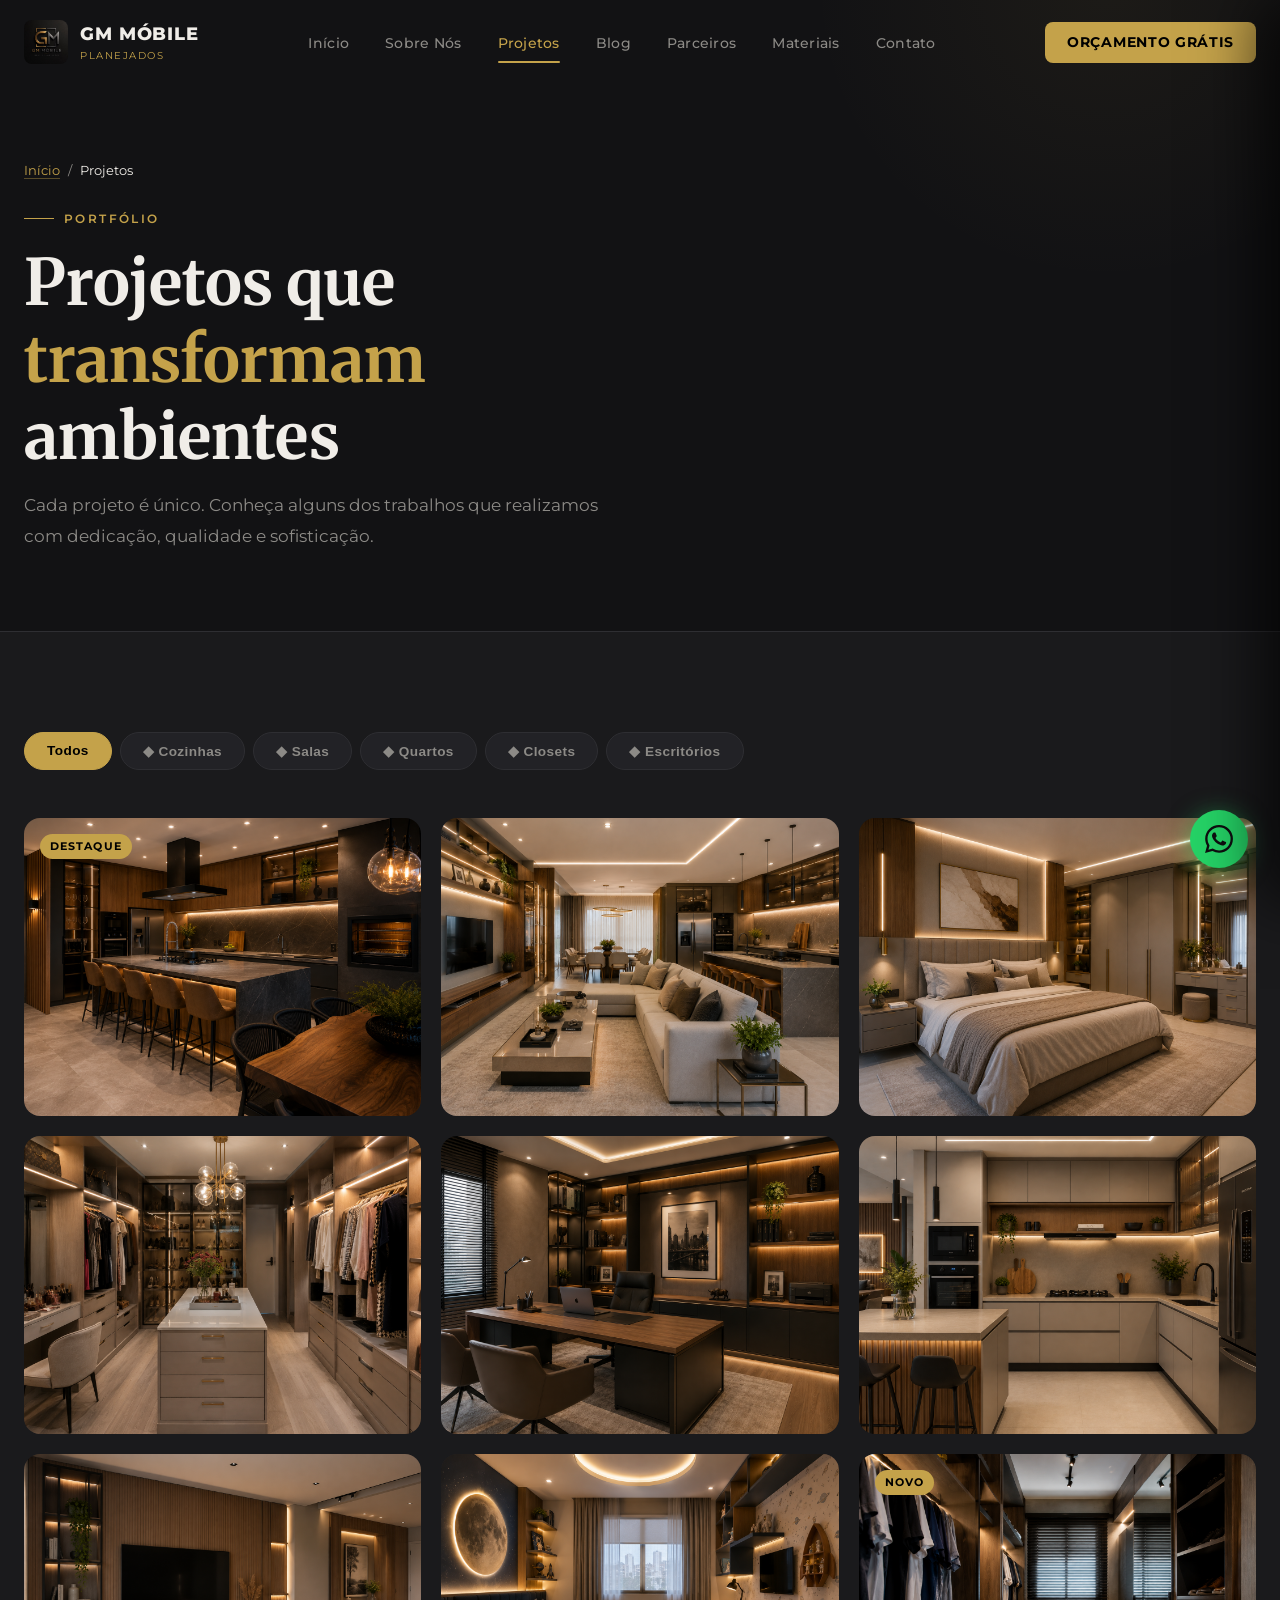
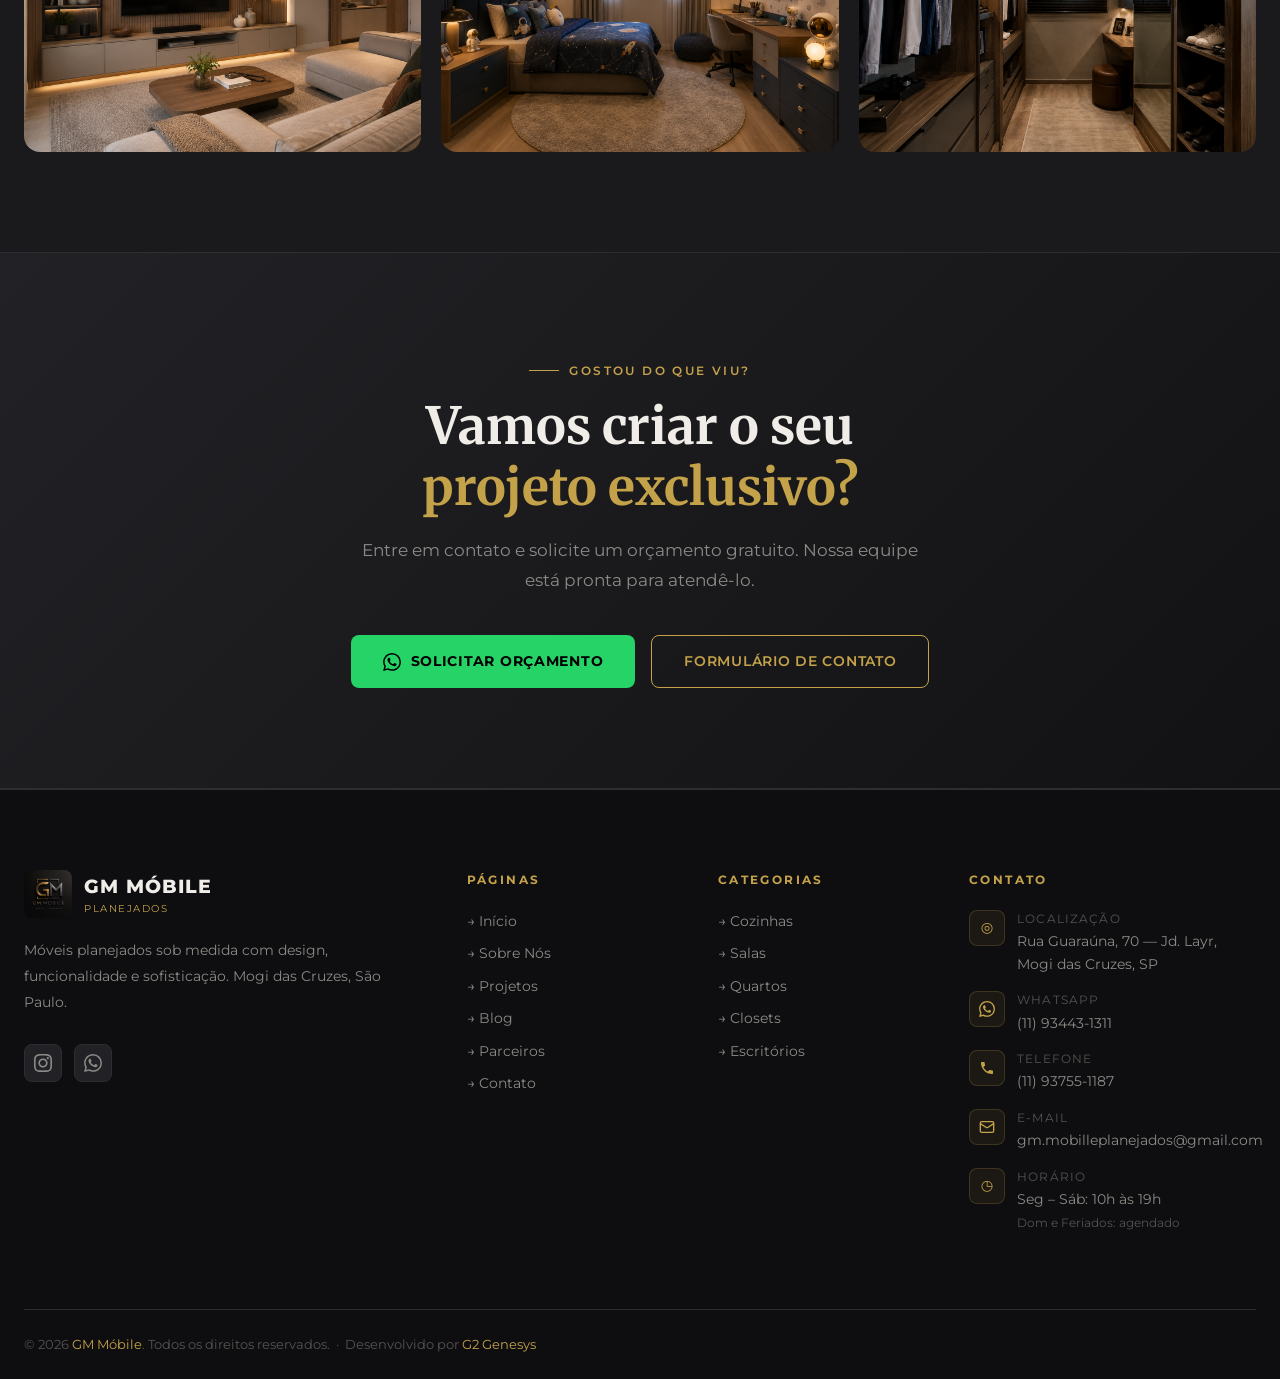
<file: projetos.html>
﻿<!DOCTYPE html>
<html lang="pt-BR">
<head>
  <meta charset="UTF-8">
  <meta name="viewport" content="width=device-width, initial-scale=1.0">
  <title>Projetos | GM Móbile — Portfólio de Móveis Planejados em Mogi das Cruzes</title>
  <meta name="description" content="Veja os projetos de móveis planejados da GM Móbile: cozinhas planejadas, closets, quartos, salas e escritórios sob medida em Mogi das Cruzes e Grande São Paulo. Inspire-se!">
  <meta name="keywords" content="projetos móveis planejados, cozinha planejada, closet planejado, quarto planejado, sala planejada, escritório planejado, home office Mogi das Cruzes, portfólio marcenaria, móveis sob medida projetos">
  <meta name="robots" content="index, follow">
  <meta property="og:title" content="Portfólio GM Móbile — Projetos de Móveis Planejados">
  <meta property="og:description" content="Veja nossos projetos de móveis planejados sob medida em Mogi das Cruzes. Cozinhas, closets, quartos, salas e escritórios.">
  <meta property="og:type" content="website">
  <link rel="preconnect" href="https://fonts.googleapis.com">
  <link rel="preconnect" href="https://fonts.gstatic.com" crossorigin>
  <link href="https://fonts.googleapis.com/css2?family=Merriweather:wght@400;700;900&family=Montserrat:wght@300;400;500;600;700;800;900&display=swap" rel="stylesheet">
  <link rel="icon" href="images/Logo GM MOBILE.jpeg" type="image/jpeg">
  <link rel="stylesheet" href="css/style.css?v=20260921">
  <style>
    .filter-bar {
      display: flex;
      gap: 8px;
      flex-wrap: wrap;
      margin-bottom: 48px;
    }
    .filter-btn {
      padding: 10px 22px;
      border-radius: 100px;
      background: var(--bg-card);
      border: 1px solid var(--border);
      color: var(--text-secondary);
      font-size: 0.85rem;
      font-weight: 600;
      cursor: pointer;
      transition: var(--transition);
      letter-spacing: 0.03em;
    }
    .filter-btn:hover, .filter-btn.active {
      background: var(--accent);
      border-color: var(--accent);
      color: #000;
    }
    .portfolio-grid {
      display: grid;
      grid-template-columns: repeat(3, 1fr);
      gap: 20px;
    }
    .portfolio-item {
      position: relative;
      border-radius: var(--radius-lg);
      overflow: hidden;
      aspect-ratio: 4/3;
      background: var(--bg-card);
      cursor: pointer;
      transition: opacity 0.3s ease, transform 0.3s ease;
    }
    .portfolio-item:hover { transform: translateY(-4px); }
    .portfolio-item img {
      width: 100%;
      height: 100%;
      object-fit: cover;
      transition: transform 0.5s ease;
    }
    .portfolio-item:hover img { transform: scale(1.08); }
    .portfolio-item-overlay {
      position: absolute;
      inset: 0;
      background: linear-gradient(to top, rgba(0,0,0,0.95) 0%, rgba(0,0,0,0.2) 60%, transparent 100%);
      display: flex;
      flex-direction: column;
      justify-content: flex-end;
      padding: 24px;
      opacity: 0;
      transition: var(--transition);
    }
    .portfolio-item:hover .portfolio-item-overlay { opacity: 1; }
    .portfolio-item-cat {
      font-size: 0.7rem;
      letter-spacing: 0.2em;
      text-transform: uppercase;
      color: var(--accent);
      margin-bottom: 6px;
    }
    .portfolio-item-name {
      font-size: 1.05rem;
      font-weight: 700;
      color: #C4A24A;
      margin-bottom: 4px;
    }
    .portfolio-item-loc {
      font-size: 0.78rem;
      color: rgba(196,162,74,0.75);
    }
    .portfolio-item-badge {
      position: absolute;
      top: 16px;
      left: 16px;
      background: var(--accent);
      color: #000;
      font-size: 0.68rem;
      font-weight: 700;
      padding: 4px 10px;
      border-radius: 100px;
      letter-spacing: 0.1em;
      text-transform: uppercase;
    }
    @media (max-width: 900px) {
      .portfolio-grid { grid-template-columns: repeat(2, 1fr); gap: 14px; }
    }
    @media (max-width: 640px) {
      .filter-bar {
        flex-wrap: nowrap;
        overflow-x: auto;
        scrollbar-width: none;
        -ms-overflow-style: none;
        gap: 6px;
        padding-bottom: 4px;
        margin-bottom: 24px;
      }
      .filter-bar::-webkit-scrollbar { display: none; }
      .filter-btn {
        flex-shrink: 0;
        padding: 7px 14px;
        font-size: 0.76rem;
      }
      .portfolio-grid {
        grid-template-columns: repeat(2, 1fr);
        gap: 10px;
      }
      .portfolio-item { aspect-ratio: 3/4; }
      .portfolio-item-overlay {
        opacity: 1;
        background: linear-gradient(to top, rgba(0,0,0,0.88) 0%, transparent 55%);
        padding: 14px;
      }
      .portfolio-item-name { font-size: 0.82rem; }
      .portfolio-item-cat { font-size: 0.62rem; margin-bottom: 3px; }
      .portfolio-item-loc { font-size: 0.68rem; }
      .portfolio-item-badge { top: 8px; left: 8px; font-size: 0.6rem; padding: 3px 8px; }
    }
  </style>
</head>
<body>

<!-- NAVBAR -->
<nav class="navbar" id="navbar">
  <div class="container">
    <div class="nav-inner">
      <a href="index.html" class="nav-logo">
        <img src="images/Logo GM MOBILE.jpeg" alt="GM Móbile" class="nav-logo-img">
        <div class="nav-logo-text">
          <span class="nav-logo-name">GM MÓBILE</span>
          <span class="nav-logo-sub">Planejados</span>
        </div>
      </a>
      <ul class="nav-links">
        <li><a href="index.html" class="nav-link">Início</a></li>
        <li><a href="sobre.html" class="nav-link">Sobre Nós</a></li>
        <li><a href="projetos.html" class="nav-link active">Projetos</a></li>
        <li><a href="blog.html" class="nav-link">Blog</a></li>
        <li><a href="parceiros.html" class="nav-link">Parceiros</a></li>
        <li><a href="materiais.html" class="nav-link">Materiais</a></li>
        <li><a href="contato.html" class="nav-link">Contato</a></li>
      </ul>
      <a href="https://wa.me/5511934431311" target="_blank" class="nav-cta">Orçamento Grátis</a>
      <button class="nav-menu-btn"><span></span><span></span><span></span></button>
    </div>
  </div>
</nav>
<!-- MOBILE NAV BACKDROP -->
<div class="mobile-nav-backdrop"></div>

<!-- MOBILE NAV DRAWER -->
<div class="mobile-nav">
  <div class="mobile-nav-header">
    <a href="index.html" class="mobile-nav-brand">
      <img src="images/Logo GM MOBILE.jpeg" alt="GM Móbile" class="mobile-nav-logo-img">
      <div>
        <div class="mobile-nav-brand-name">GM MÓBILE</div>
        <div class="mobile-nav-brand-sub">Móveis Planejados</div>
      </div>
    </a>
    <button class="mobile-nav-close" aria-label="Fechar menu">
      <svg width="14" height="14" viewBox="0 0 14 14" fill="none" stroke="currentColor" stroke-width="2" stroke-linecap="round"><line x1="1" y1="1" x2="13" y2="13"/><line x1="13" y1="1" x2="1" y2="13"/></svg>
    </button>
  </div>
  <nav class="mobile-nav-links">
    <a href="index.html" class="mobile-nav-link">
      <span class="mobile-nav-num">01</span>
      <span class="mobile-nav-text">Início</span>
      <svg class="mobile-nav-arrow" width="16" height="16" viewBox="0 0 16 16" fill="none" stroke="currentColor" stroke-width="1.5" stroke-linecap="round" stroke-linejoin="round"><path d="M3 8h10M9 4l4 4-4 4"/></svg>
    </a>
    <a href="sobre.html" class="mobile-nav-link">
      <span class="mobile-nav-num">02</span>
      <span class="mobile-nav-text">Sobre Nós</span>
      <svg class="mobile-nav-arrow" width="16" height="16" viewBox="0 0 16 16" fill="none" stroke="currentColor" stroke-width="1.5" stroke-linecap="round" stroke-linejoin="round"><path d="M3 8h10M9 4l4 4-4 4"/></svg>
    </a>
    <a href="projetos.html" class="mobile-nav-link">
      <span class="mobile-nav-num">03</span>
      <span class="mobile-nav-text">Projetos</span>
      <svg class="mobile-nav-arrow" width="16" height="16" viewBox="0 0 16 16" fill="none" stroke="currentColor" stroke-width="1.5" stroke-linecap="round" stroke-linejoin="round"><path d="M3 8h10M9 4l4 4-4 4"/></svg>
    </a>
    <a href="blog.html" class="mobile-nav-link">
      <span class="mobile-nav-num">04</span>
      <span class="mobile-nav-text">Blog</span>
      <svg class="mobile-nav-arrow" width="16" height="16" viewBox="0 0 16 16" fill="none" stroke="currentColor" stroke-width="1.5" stroke-linecap="round" stroke-linejoin="round"><path d="M3 8h10M9 4l4 4-4 4"/></svg>
    </a>
    <a href="parceiros.html" class="mobile-nav-link">
      <span class="mobile-nav-num">05</span>
      <span class="mobile-nav-text">Parceiros</span>
      <svg class="mobile-nav-arrow" width="16" height="16" viewBox="0 0 16 16" fill="none" stroke="currentColor" stroke-width="1.5" stroke-linecap="round" stroke-linejoin="round"><path d="M3 8h10M9 4l4 4-4 4"/></svg>
    </a>
    <a href="materiais.html" class="mobile-nav-link">
      <span class="mobile-nav-num">06</span>
      <span class="mobile-nav-text">Materiais</span>
      <svg class="mobile-nav-arrow" width="16" height="16" viewBox="0 0 16 16" fill="none" stroke="currentColor" stroke-width="1.5" stroke-linecap="round" stroke-linejoin="round"><path d="M3 8h10M9 4l4 4-4 4"/></svg>
    </a>
    <a href="contato.html" class="mobile-nav-link">
      <span class="mobile-nav-num">07</span>
      <span class="mobile-nav-text">Contato</span>
      <svg class="mobile-nav-arrow" width="16" height="16" viewBox="0 0 16 16" fill="none" stroke="currentColor" stroke-width="1.5" stroke-linecap="round" stroke-linejoin="round"><path d="M3 8h10M9 4l4 4-4 4"/></svg>
    </a>
  </nav>
  <div class="mobile-nav-footer">
    <div class="mobile-nav-contact">
      <div class="mobile-nav-contact-item">
        <svg width="12" height="12" viewBox="0 0 24 24" fill="currentColor"><path d="M12 2C8.13 2 5 5.13 5 9c0 5.25 7 13 7 13s7-7.75 7-13c0-3.87-3.13-7-7-7zm0 9.5c-1.38 0-2.5-1.12-2.5-2.5s1.12-2.5 2.5-2.5 2.5 1.12 2.5 2.5-1.12 2.5-2.5 2.5z"/></svg>
        Mogi das Cruzes, SP
      </div>
      <div class="mobile-nav-contact-item">
        <svg width="12" height="12" viewBox="0 0 24 24" fill="currentColor"><path d="M6.6 10.8c1.4 2.8 3.8 5.1 6.6 6.6l2.2-2.2c.3-.3.7-.4 1-.2 1.1.4 2.3.6 3.6.6.6 0 1 .4 1 1V20c0 .6-.4 1-1 1-9.4 0-17-7.6-17-17 0-.6.4-1 1-1h3.5c.6 0 1 .4 1 1 0 1.3.2 2.5.6 3.6.1.3 0 .7-.2 1L6.6 10.8z"/></svg>
        (11) 93443-1311
      </div>
    </div>
    <a href="https://wa.me/5511934431311" target="_blank" class="mobile-nav-wa">
      <svg width="18" height="18" viewBox="0 0 24 24" fill="currentColor" aria-hidden="true"><path d="M17.472 14.382c-.297-.149-1.758-.867-2.03-.967-.273-.099-.471-.148-.67.15-.197.297-.767.966-.94 1.164-.173.199-.347.223-.644.075-.297-.15-1.255-.463-2.39-1.475-.883-.788-1.48-1.761-1.653-2.059-.173-.297-.018-.458.13-.606.134-.133.298-.347.446-.52.149-.174.198-.298.298-.497.099-.198.05-.371-.025-.52-.075-.149-.669-1.612-.916-2.207-.242-.579-.487-.5-.669-.51-.173-.008-.371-.01-.57-.01-.198 0-.52.074-.792.372-.272.297-1.04 1.016-1.04 2.479 0 1.462 1.065 2.875 1.213 3.074.149.198 2.096 3.2 5.077 4.487.709.306 1.262.489 1.694.625.712.227 1.36.195 1.871.118.571-.085 1.758-.719 2.006-1.413.248-.694.248-1.289.173-1.413-.074-.124-.272-.198-.57-.347m-5.421 7.403h-.004a9.87 9.87 0 01-5.031-1.378l-.361-.214-3.741.982.998-3.648-.235-.374a9.86 9.86 0 01-1.51-5.26c.001-5.45 4.436-9.884 9.888-9.884 2.64 0 5.122 1.03 6.988 2.898a9.825 9.825 0 012.893 6.994c-.003 5.45-4.437 9.884-9.885 9.884m8.413-18.297A11.815 11.815 0 0012.05 0C5.495 0 .16 5.335.157 11.892c0 2.096.547 4.142 1.588 5.945L.057 24l6.305-1.654a11.882 11.882 0 005.683 1.448h.005c6.554 0 11.89-5.335 11.893-11.893a11.821 11.821 0 00-3.48-8.413z"/></svg>
      Solicitar Orçamento
    </a>
  </div>
</div>

<!-- PAGE HERO -->
<section class="page-hero">
  <div class="container">
    <div class="breadcrumb">
      <a href="index.html">Início</a>
      <span>/</span>
      <span>Projetos</span>
    </div>
    <div class="section-label">Portfólio</div>
    <h1 class="section-title" style="font-size:clamp(2.5rem,5vw,4rem); max-width:700px;">
      Projetos que <span>transformam</span><br>ambientes
    </h1>
    <p class="section-desc">Cada projeto é único. Conheça alguns dos trabalhos que realizamos com dedicação, qualidade e sofisticação.</p>
  </div>
</section>

<!-- PORTFOLIO -->
<section class="section">
  <div class="container">
    <div class="filter-bar fade-in">
      <button class="filter-btn active" data-filter="all">Todos</button>
      <button class="filter-btn" data-filter="cozinha">◆ Cozinhas</button>
      <button class="filter-btn" data-filter="sala">◆ Salas</button>
      <button class="filter-btn" data-filter="quarto">◆ Quartos</button>
      <button class="filter-btn" data-filter="closet">◆ Closets</button>
      <button class="filter-btn" data-filter="escritorio">◆ Escritórios</button>
    </div>
    <div class="portfolio-grid">
      <div class="portfolio-item fade-in" data-cat="cozinha">
        <img src="images/Cozinha moderna com iluminação suave e aconchegante.png" alt="Cozinha Moderna" loading="lazy">
        <div class="portfolio-item-overlay">
          <div class="portfolio-item-cat">Cozinha</div>
          <div class="portfolio-item-name">Cozinha Moderna com Iluminação</div>
          <div class="portfolio-item-loc">◎ Mogi das Cruzes, SP</div>
        </div>
        <div class="portfolio-item-badge">Destaque</div>
      </div>
      <div class="portfolio-item fade-in" data-cat="sala">
        <img src="images/Sala moderna e elegante com design aberto.png" alt="Sala Moderna" loading="lazy">
        <div class="portfolio-item-overlay">
          <div class="portfolio-item-cat">Sala</div>
          <div class="portfolio-item-name">Sala Moderna e Elegante</div>
          <div class="portfolio-item-loc">◎ Suzano, SP</div>
        </div>
      </div>
      <div class="portfolio-item fade-in" data-cat="quarto">
        <img src="images/Quarto minimalista de luxo e conforto.png" alt="Quarto Minimalista" loading="lazy">
        <div class="portfolio-item-overlay">
          <div class="portfolio-item-cat">Quarto</div>
          <div class="portfolio-item-name">Quarto Minimalista de Luxo</div>
          <div class="portfolio-item-loc">◎ Poá, SP</div>
        </div>
      </div>
      <div class="portfolio-item fade-in" data-cat="closet">
        <img src="images/Closet elegante e moderno com iluminação suave.png" alt="Closet Moderno" loading="lazy">
        <div class="portfolio-item-overlay">
          <div class="portfolio-item-cat">Closet</div>
          <div class="portfolio-item-name">Closet Elegante com Iluminação</div>
          <div class="portfolio-item-loc">◎ Mogi das Cruzes, SP</div>
        </div>
      </div>
      <div class="portfolio-item fade-in" data-cat="escritorio">
        <img src="images/Escritório moderno e sofisticado em tons quentes.png" alt="Escritório Moderno" loading="lazy">
        <div class="portfolio-item-overlay">
          <div class="portfolio-item-cat">Escritório</div>
          <div class="portfolio-item-name">Escritório Sofisticado</div>
          <div class="portfolio-item-loc">◎ Guararema, SP</div>
        </div>
      </div>
      <div class="portfolio-item fade-in" data-cat="cozinha">
        <img src="images/cozinha.png" alt="Cozinha Planejada" loading="lazy">
        <div class="portfolio-item-overlay">
          <div class="portfolio-item-cat">Cozinha</div>
          <div class="portfolio-item-name">Cozinha Planejada Completa</div>
          <div class="portfolio-item-loc">◎ Salesópolis, SP</div>
        </div>
      </div>
      <div class="portfolio-item fade-in" data-cat="sala">
        <img src="images/sala comtemporanea.png" alt="Sala Contemporânea" loading="lazy">
        <div class="portfolio-item-overlay">
          <div class="portfolio-item-cat">Sala</div>
          <div class="portfolio-item-name">Sala Contemporânea</div>
          <div class="portfolio-item-loc">◎ Mogi das Cruzes, SP</div>
        </div>
      </div>
      <div class="portfolio-item fade-in" data-cat="quarto">
        <img src="images/Quarto infantil temático de astronauta.png" alt="Quarto Infantil" loading="lazy">
        <div class="portfolio-item-overlay">
          <div class="portfolio-item-cat">Quarto</div>
          <div class="portfolio-item-name">Quarto Infantil Temático</div>
          <div class="portfolio-item-loc">◎ Suzano, SP</div>
        </div>
      </div>
      <div class="portfolio-item fade-in" data-cat="closet">
        <img src="images/Closet Masculino Clássico.png" alt="Closet Masculino" loading="lazy">
        <div class="portfolio-item-overlay">
          <div class="portfolio-item-cat">Closet</div>
          <div class="portfolio-item-name">Closet Masculino Clássico</div>
          <div class="portfolio-item-loc">◎ Ribeirão Pires, SP</div>
        </div>
        <div class="portfolio-item-badge">Novo</div>
      </div>
    </div>
  </div>
</section>

<!-- CTA -->
<section class="cta-section">
  <div class="container">
    <div class="fade-in">
      <div class="section-label" style="justify-content:center;">Gostou do que viu?</div>
      <h2 class="section-title">Vamos criar o seu<br><span>projeto exclusivo?</span></h2>
      <p class="section-desc">Entre em contato e solicite um orçamento gratuito. Nossa equipe está pronta para atendê-lo.</p>
      <div class="cta-actions">
        <a href="https://wa.me/5511934431311?text=Olá!%20Vi%20os%20projetos%20no%20site%20e%20gostaria%20de%20um%20orçamento." target="_blank" class="whatsapp-btn">
          <svg width="18" height="18" viewBox="0 0 24 24" fill="currentColor"><path d="M17.472 14.382c-.297-.149-1.758-.867-2.03-.967-.273-.099-.471-.148-.67.15-.197.297-.767.966-.94 1.164-.173.199-.347.223-.644.075-.297-.15-1.255-.463-2.39-1.475-.883-.788-1.48-1.761-1.653-2.059-.173-.297-.018-.458.13-.606.134-.133.298-.347.446-.52.149-.174.198-.298.298-.497.099-.198.05-.371-.025-.52-.075-.149-.669-1.612-.916-2.207-.242-.579-.487-.5-.669-.51-.173-.008-.371-.01-.57-.01-.198 0-.52.074-.792.372-.272.297-1.04 1.016-1.04 2.479 0 1.462 1.065 2.875 1.213 3.074.149.198 2.096 3.2 5.077 4.487.709.306 1.262.489 1.694.625.712.227 1.36.195 1.871.118.571-.085 1.758-.719 2.006-1.413.248-.694.248-1.289.173-1.413-.074-.124-.272-.198-.57-.347m-5.421 7.403h-.004a9.87 9.87 0 01-5.031-1.378l-.361-.214-3.741.982.998-3.648-.235-.374a9.86 9.86 0 01-1.51-5.26c.001-5.45 4.436-9.884 9.888-9.884 2.64 0 5.122 1.03 6.988 2.898a9.825 9.825 0 012.893 6.994c-.003 5.45-4.437 9.884-9.885 9.884m8.413-18.297A11.815 11.815 0 0012.05 0C5.495 0 .16 5.335.157 11.892c0 2.096.547 4.142 1.588 5.945L.057 24l6.305-1.654a11.882 11.882 0 005.683 1.448h.005c6.554 0 11.89-5.335 11.893-11.893a11.821 11.821 0 00-3.48-8.413z"/></svg> Solicitar Orçamento
        </a>
        <a href="contato.html" class="btn btn-outline">Formulário de Contato</a>
      </div>
    </div>
  </div>
</section>

<!-- FOOTER (condensed) -->
<footer class="footer">
  <div class="container">
    <div class="footer-grid">
      <div>
        <div class="footer-brand-logo">
          <img src="images/Logo GM MOBILE.jpeg" alt="GM Móbile" class="footer-logo-img">
          <div><div class="footer-brand-name">GM MÓBILE</div><div class="footer-brand-sub">Planejados</div></div>
        </div>
        <p class="footer-desc">Móveis planejados sob medida com design, funcionalidade e sofisticação. Mogi das Cruzes, São Paulo.</p>
        <div class="footer-social">
          <a href="https://www.instagram.com/gm_mobille" target="_blank"><svg width="18" height="18" viewBox="0 0 24 24" fill="currentColor"><path d="M12 2.163c3.204 0 3.584.012 4.85.07 3.252.148 4.771 1.691 4.919 4.919.058 1.265.069 1.645.069 4.849 0 3.205-.012 3.584-.069 4.849-.149 3.225-1.664 4.771-4.919 4.919-1.266.058-1.644.07-4.85.07-3.204 0-3.584-.012-4.849-.07-3.26-.149-4.771-1.699-4.919-4.92-.058-1.265-.07-1.644-.07-4.849 0-3.204.013-3.583.07-4.849.149-3.227 1.664-4.771 4.919-4.919 1.266-.057 1.645-.069 4.849-.069zm0-2.163c-3.259 0-3.667.014-4.947.072-4.358.2-6.78 2.618-6.98 6.98-.059 1.281-.073 1.689-.073 4.948 0 3.259.014 3.668.072 4.948.2 4.358 2.618 6.78 6.98 6.98 1.281.058 1.689.072 4.948.072 3.259 0 3.668-.014 4.948-.072 4.354-.2 6.782-2.618 6.979-6.98.059-1.28.073-1.689.073-4.948 0-3.259-.014-3.667-.072-4.947-.196-4.354-2.617-6.78-6.979-6.98-1.281-.059-1.69-.073-4.949-.073zm0 5.838c-3.403 0-6.162 2.759-6.162 6.162s2.759 6.163 6.162 6.163 6.162-2.759 6.162-6.163c0-3.403-2.759-6.162-6.162-6.162zm0 10.162c-2.209 0-4-1.79-4-4 0-2.209 1.791-4 4-4s4 1.791 4 4c0 2.21-1.791 4-4 4zm6.406-11.845c-.796 0-1.441.645-1.441 1.44s.645 1.44 1.441 1.44c.795 0 1.439-.645 1.439-1.44s-.644-1.44-1.439-1.44z"/></svg></a>
          <a href="https://wa.me/5511934431311" target="_blank"><svg width="18" height="18" viewBox="0 0 24 24" fill="currentColor"><path d="M17.472 14.382c-.297-.149-1.758-.867-2.03-.967-.273-.099-.471-.148-.67.15-.197.297-.767.966-.94 1.164-.173.199-.347.223-.644.075-.297-.15-1.255-.463-2.39-1.475-.883-.788-1.48-1.761-1.653-2.059-.173-.297-.018-.458.13-.606.134-.133.298-.347.446-.52.149-.174.198-.298.298-.497.099-.198.05-.371-.025-.52-.075-.149-.669-1.612-.916-2.207-.242-.579-.487-.5-.669-.51-.173-.008-.371-.01-.57-.01-.198 0-.52.074-.792.372-.272.297-1.04 1.016-1.04 2.479 0 1.462 1.065 2.875 1.213 3.074.149.198 2.096 3.2 5.077 4.487.709.306 1.262.489 1.694.625.712.227 1.36.195 1.871.118.571-.085 1.758-.719 2.006-1.413.248-.694.248-1.289.173-1.413-.074-.124-.272-.198-.57-.347m-5.421 7.403h-.004a9.87 9.87 0 01-5.031-1.378l-.361-.214-3.741.982.998-3.648-.235-.374a9.86 9.86 0 01-1.51-5.26c.001-5.45 4.436-9.884 9.888-9.884 2.64 0 5.122 1.03 6.988 2.898a9.825 9.825 0 012.893 6.994c-.003 5.45-4.437 9.884-9.885 9.884m8.413-18.297A11.815 11.815 0 0012.05 0C5.495 0 .16 5.335.157 11.892c0 2.096.547 4.142 1.588 5.945L.057 24l6.305-1.654a11.882 11.882 0 005.683 1.448h.005c6.554 0 11.89-5.335 11.893-11.893a11.821 11.821 0 00-3.48-8.413z"/></svg></a>
        </div>
      </div>
      <div>
        <div class="footer-col-title">Páginas</div>
        <ul class="footer-links">
          <li><a href="index.html">→ Início</a></li>
          <li><a href="sobre.html">→ Sobre Nós</a></li>
          <li><a href="projetos.html">→ Projetos</a></li>
          <li><a href="blog.html">→ Blog</a></li>
          <li><a href="parceiros.html">→ Parceiros</a></li>
          <li><a href="contato.html">→ Contato</a></li>
        </ul>
      </div>
      <div>
        <div class="footer-col-title">Categorias</div>
        <ul class="footer-links">
          <li><a href="projetos.html?cat=cozinhas">→ Cozinhas</a></li>
          <li><a href="projetos.html?cat=salas">→ Salas</a></li>
          <li><a href="projetos.html?cat=quartos">→ Quartos</a></li>
          <li><a href="projetos.html?cat=closets">→ Closets</a></li>
          <li><a href="projetos.html?cat=escritorios">→ Escritórios</a></li>
        </ul>
      </div>
      <div>
        <div class="footer-col-title">Contato</div>
        <div class="footer-contact-item">
          <div class="footer-contact-icon">◎</div>
          <div><div class="footer-contact-label">Localização</div><div class="footer-contact-value">Rua Guaraúna, 70 — Jd. Layr, Mogi das Cruzes, SP</div></div>
        </div>
        <div class="footer-contact-item">
          <div class="footer-contact-icon"><svg width="16" height="16" viewBox="0 0 24 24" fill="currentColor" aria-hidden="true"><path d="M17.472 14.382c-.297-.149-1.758-.867-2.03-.967-.273-.099-.471-.148-.67.15-.197.297-.767.966-.94 1.164-.173.199-.347.223-.644.075-.297-.15-1.255-.463-2.39-1.475-.883-.788-1.48-1.761-1.653-2.059-.173-.297-.018-.458.13-.606.134-.133.298-.347.446-.52.149-.174.198-.298.298-.497.099-.198.05-.371-.025-.52-.075-.149-.669-1.612-.916-2.207-.242-.579-.487-.5-.669-.51-.173-.008-.371-.01-.57-.01-.198 0-.52.074-.792.372-.272.297-1.04 1.016-1.04 2.479 0 1.462 1.065 2.875 1.213 3.074.149.198 2.096 3.2 5.077 4.487.709.306 1.262.489 1.694.625.712.227 1.36.195 1.871.118.571-.085 1.758-.719 2.006-1.413.248-.694.248-1.289.173-1.413-.074-.124-.272-.198-.57-.347m-5.421 7.403h-.004a9.87 9.87 0 01-5.031-1.378l-.361-.214-3.741.982.998-3.648-.235-.374a9.86 9.86 0 01-1.51-5.26c.001-5.45 4.436-9.884 9.888-9.884 2.64 0 5.122 1.03 6.988 2.898a9.825 9.825 0 012.893 6.994c-.003 5.45-4.437 9.884-9.885 9.884m8.413-18.297A11.815 11.815 0 0012.05 0C5.495 0 .16 5.335.157 11.892c0 2.096.547 4.142 1.588 5.945L.057 24l6.305-1.654a11.882 11.882 0 005.683 1.448h.005c6.554 0 11.89-5.335 11.893-11.893a11.821 11.821 0 00-3.48-8.413z"/></svg></div>
          <div><div class="footer-contact-label">WhatsApp</div><div class="footer-contact-value">(11) 93443-1311</div></div>
        </div>
        <div class="footer-contact-item">
          <div class="footer-contact-icon"><svg width="16" height="16" viewBox="0 0 24 24" fill="currentColor" aria-hidden="true"><path d="M6.6 10.8c1.4 2.8 3.8 5.1 6.6 6.6l2.2-2.2c.3-.3.7-.4 1-.2 1.1.4 2.3.6 3.6.6.6 0 1 .4 1 1V20c0 .6-.4 1-1 1-9.4 0-17-7.6-17-17 0-.6.4-1 1-1h3.5c.6 0 1 .4 1 1 0 1.3.2 2.5.6 3.6.1.3 0 .7-.2 1L6.6 10.8z"/></svg></div>
          <div><div class="footer-contact-label">Telefone</div><div class="footer-contact-value">(11) 93755-1187</div></div>
        </div>
        <a href="mailto:gm.mobilleplanejados@gmail.com" class="footer-contact-item" style="text-decoration:none; color:inherit;">
          <div class="footer-contact-icon"><svg width="16" height="16" viewBox="0 0 24 24" fill="none" stroke="currentColor" stroke-width="2" stroke-linecap="round" stroke-linejoin="round"><rect x="2" y="4" width="20" height="16" rx="2"/><path d="m22 7-8.97 5.7a1.94 1.94 0 0 1-2.06 0L2 7"/></svg></div>
          <div>
            <div class="footer-contact-label">E-mail</div>
            <div class="footer-contact-value">gm.mobilleplanejados@gmail.com</div>
          </div>
        </a>
        <div class="footer-contact-item">
          <div class="footer-contact-icon">◷</div>
          <div>
            <div class="footer-contact-label">Horário</div>
            <div class="footer-contact-value">Seg – Sáb: 10h às 19h</div>
            <div style="font-size:0.78rem; color:var(--text-muted); margin-top:2px;">Dom e Feriados: agendado</div>
          </div>
        </div>
      </div>
    </div>
    <div class="footer-bottom">
      <div class="footer-copy">© 2026 <span>GM Móbile</span>. Todos os direitos reservados. &nbsp;·&nbsp; Desenvolvido por <a href="https://g2genesys.com/" target="_blank" style="color:var(--accent); transition:opacity 0.2s;" onmouseover="this.style.opacity='0.7'" onmouseout="this.style.opacity='1'">G2 Genesys</a></div>
    </div>
  </div>
</footer>

<a href="https://wa.me/5511934431311?text=Olá!%20Vim%20pelo%20site%20e%20gostaria%20de%20um%20orçamento." target="_blank" class="float-wa">
  <svg width="28" height="28" viewBox="0 0 24 24" fill="#0E0E10"><path d="M17.472 14.382c-.297-.149-1.758-.867-2.03-.967-.273-.099-.471-.148-.67.15-.197.297-.767.966-.94 1.164-.173.199-.347.223-.644.075-.297-.15-1.255-.463-2.39-1.475-.883-.788-1.48-1.761-1.653-2.059-.173-.297-.018-.458.13-.606.134-.133.298-.347.446-.52.149-.174.198-.298.298-.497.099-.198.05-.371-.025-.52-.075-.149-.669-1.612-.916-2.207-.242-.579-.487-.5-.669-.51-.173-.008-.371-.01-.57-.01-.198 0-.52.074-.792.372-.272.297-1.04 1.016-1.04 2.479 0 1.462 1.065 2.875 1.213 3.074.149.198 2.096 3.2 5.077 4.487.709.306 1.262.489 1.694.625.712.227 1.36.195 1.871.118.571-.085 1.758-.719 2.006-1.413.248-.694.248-1.289.173-1.413-.074-.124-.272-.198-.57-.347m-5.421 7.403h-.004a9.87 9.87 0 01-5.031-1.378l-.361-.214-3.741.982.998-3.648-.235-.374a9.86 9.86 0 01-1.51-5.26c.001-5.45 4.436-9.884 9.888-9.884 2.64 0 5.122 1.03 6.988 2.898a9.825 9.825 0 012.893 6.994c-.003 5.45-4.437 9.884-9.885 9.884m8.413-18.297A11.815 11.815 0 0012.05 0C5.495 0 .16 5.335.157 11.892c0 2.096.547 4.142 1.588 5.945L.057 24l6.305-1.654a11.882 11.882 0 005.683 1.448h.005c6.554 0 11.89-5.335 11.893-11.893a11.821 11.821 0 00-3.48-8.413z"/></svg>
</a>
<script src="js/main.js?v=20260808"></script>
<script>
  (function() {
    const map = { salas:'sala', cozinhas:'cozinha', quartos:'quarto', closets:'closet', escritorios:'escritorio' };
    const cat = new URLSearchParams(window.location.search).get('cat');
    const filter = map[cat];
    if (filter) {
      const btn = document.querySelector('.filter-btn[data-filter="' + filter + '"]');
      if (btn) btn.click();
    }
  })();
</script>
</body>
</html>
</file>
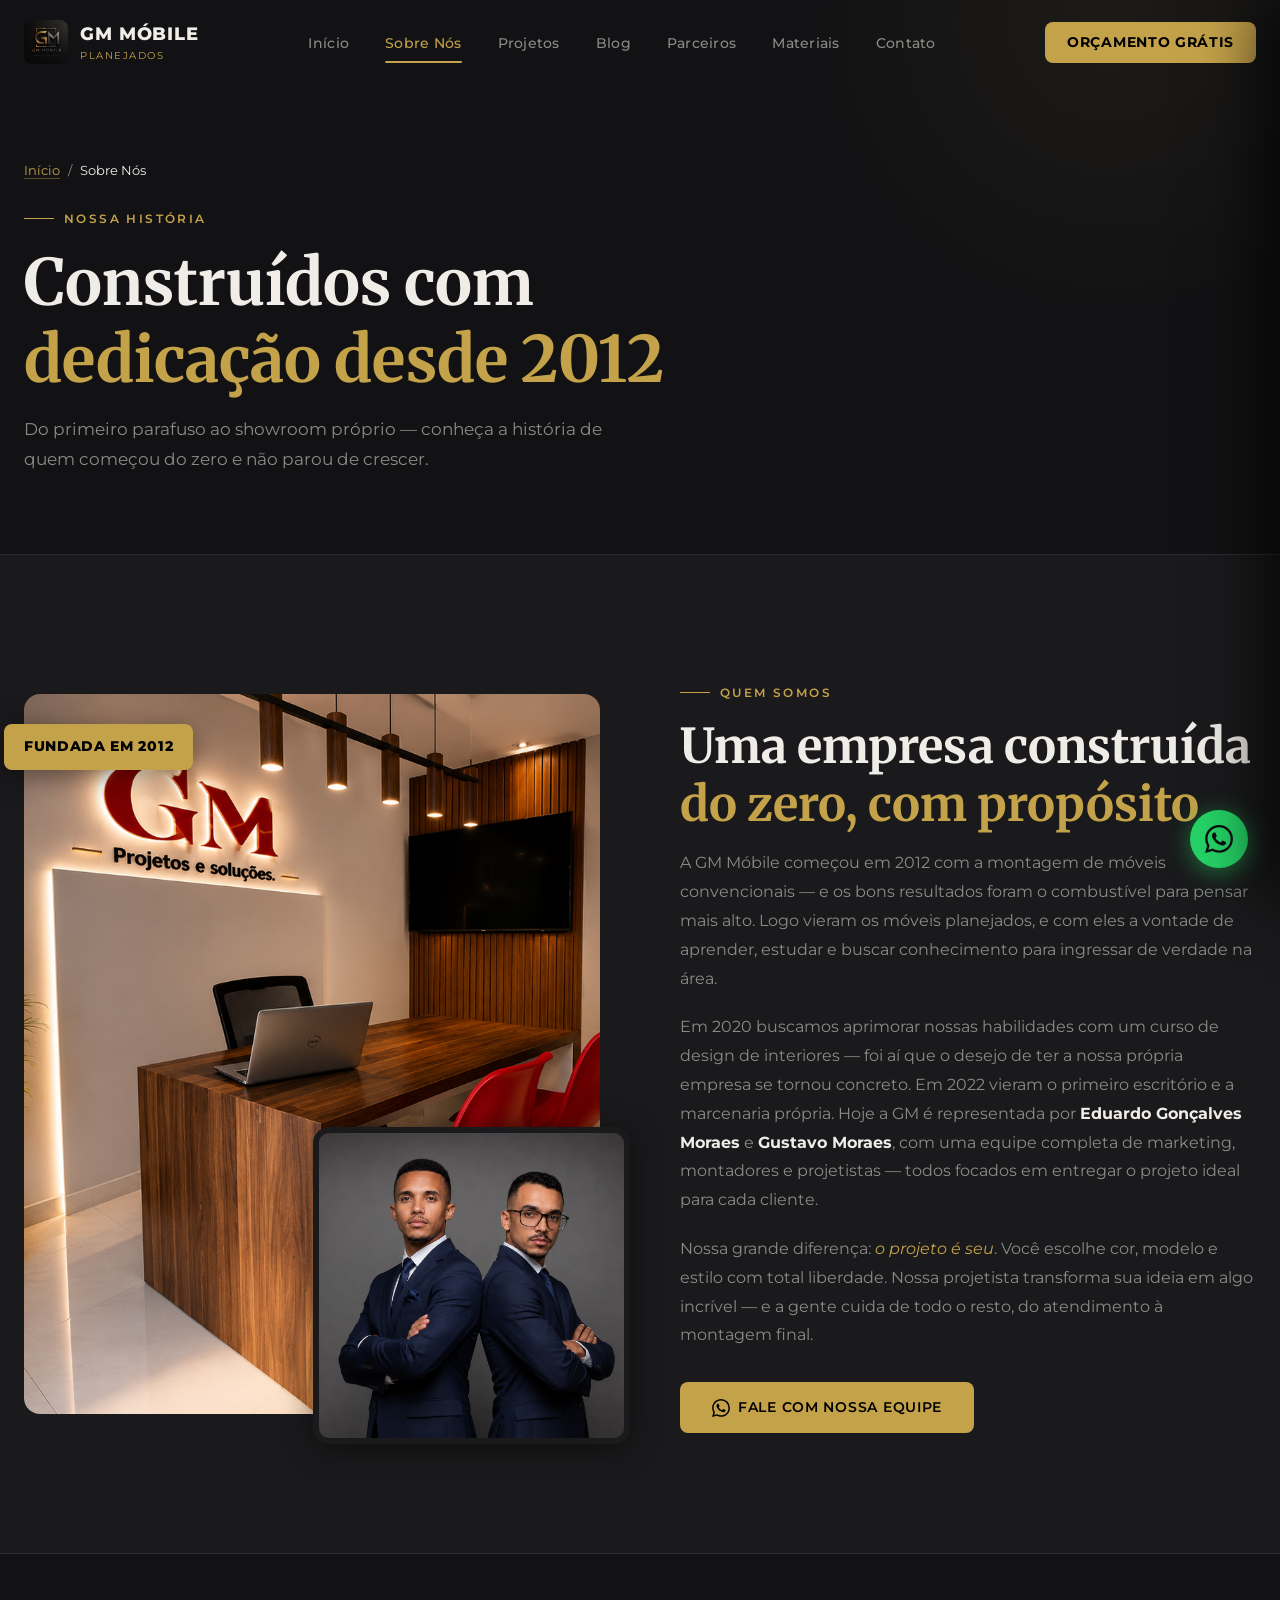
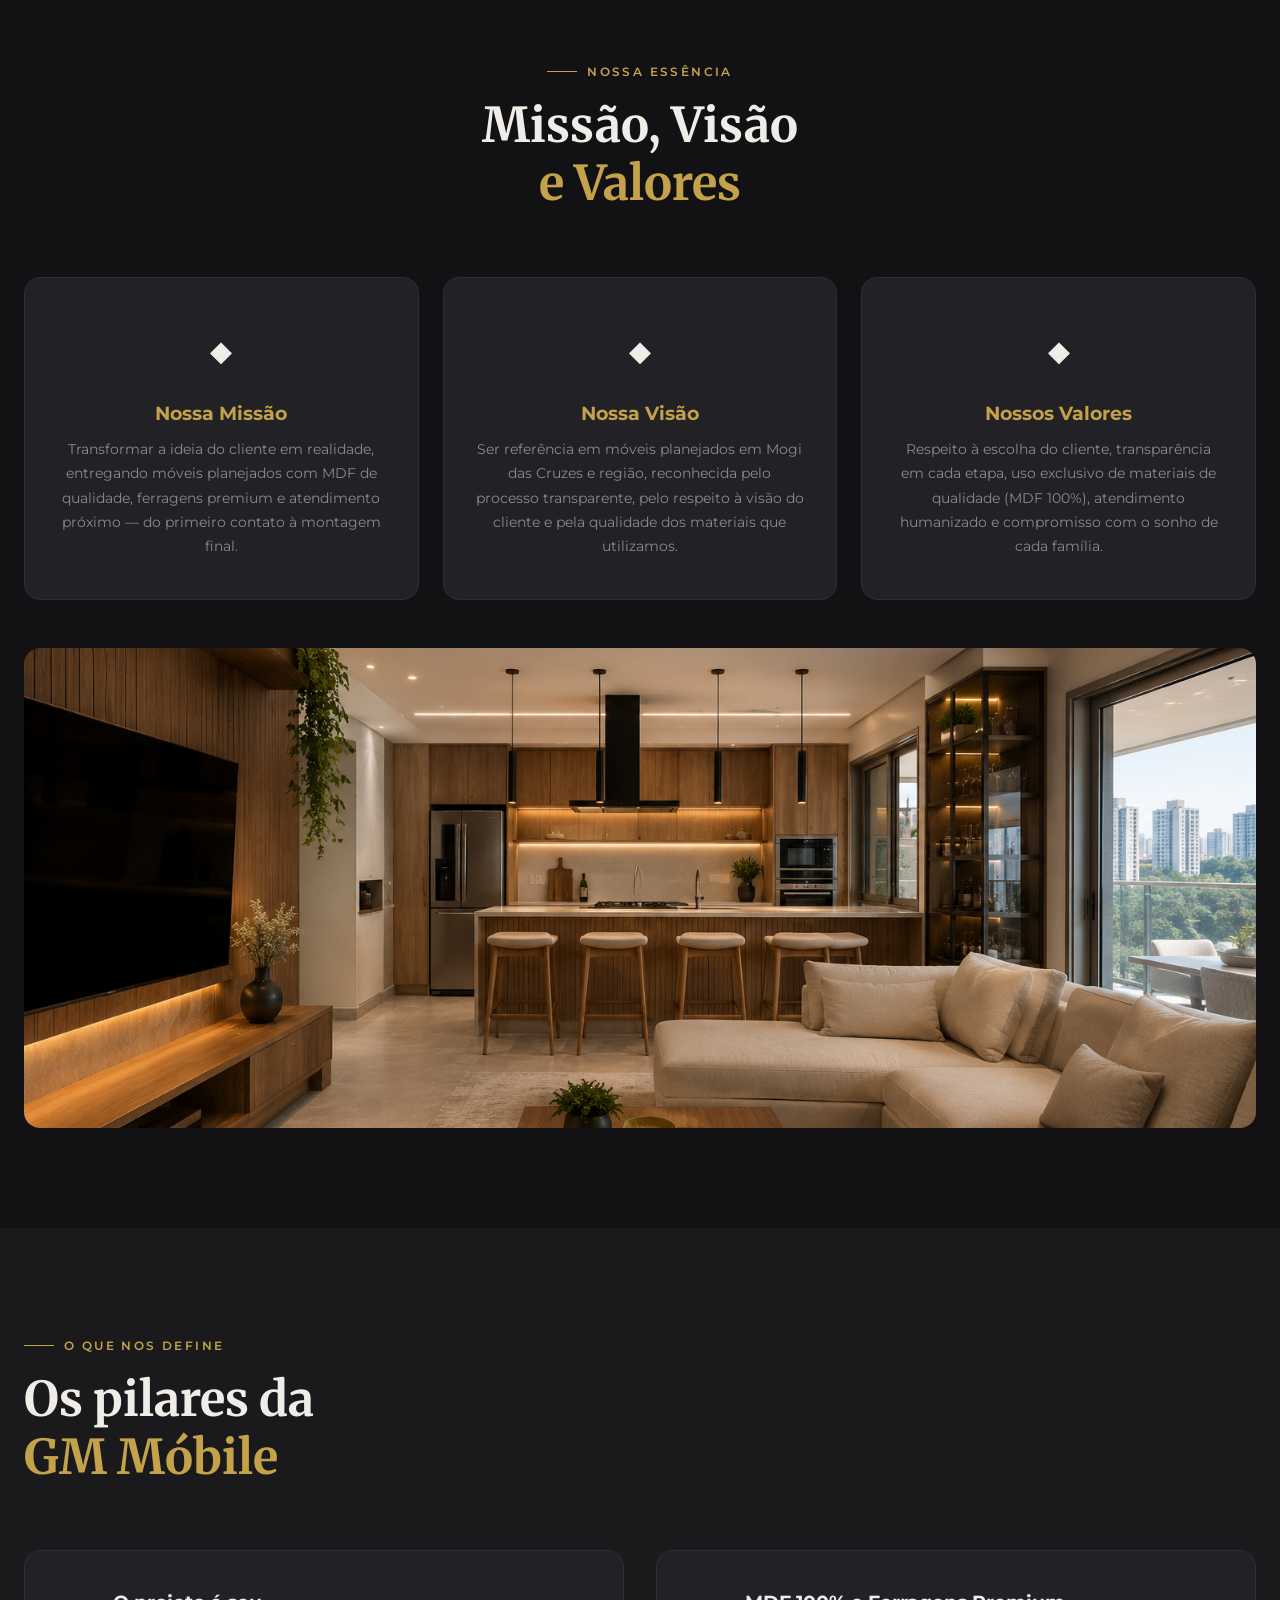
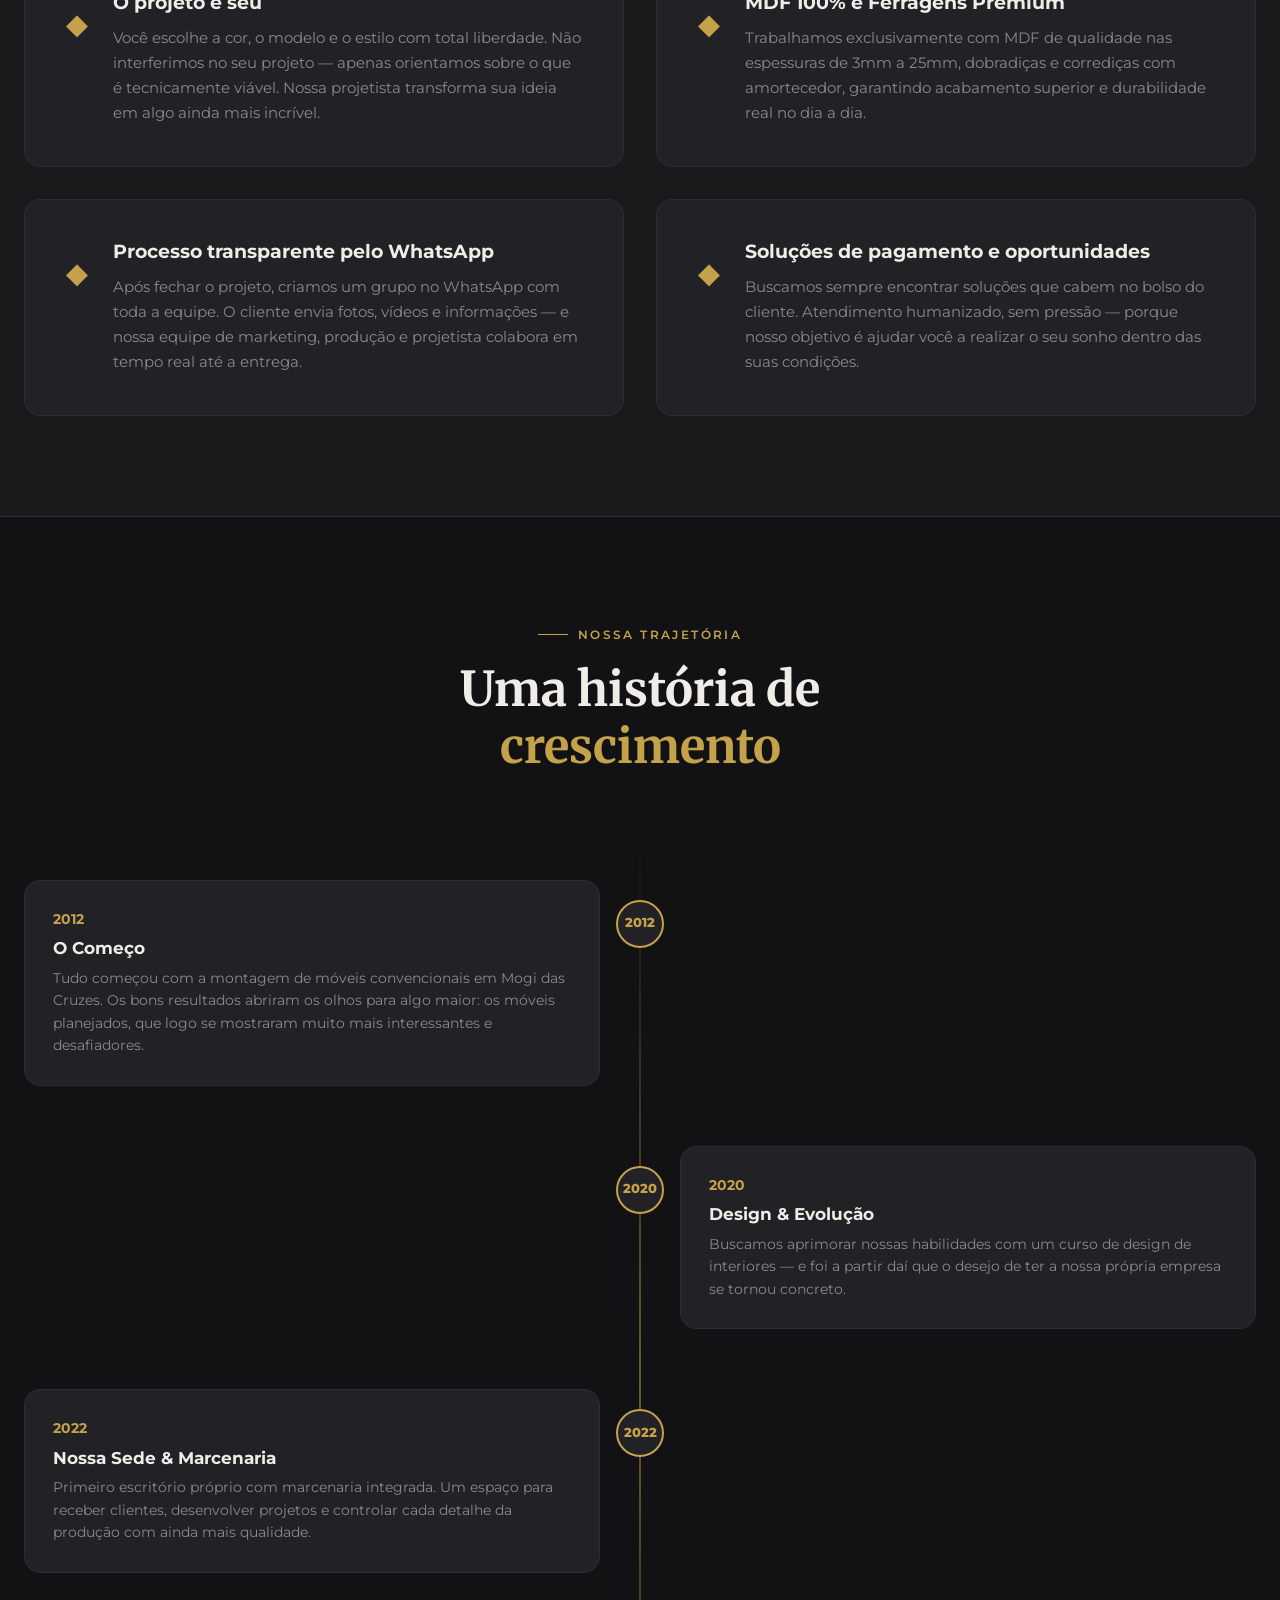
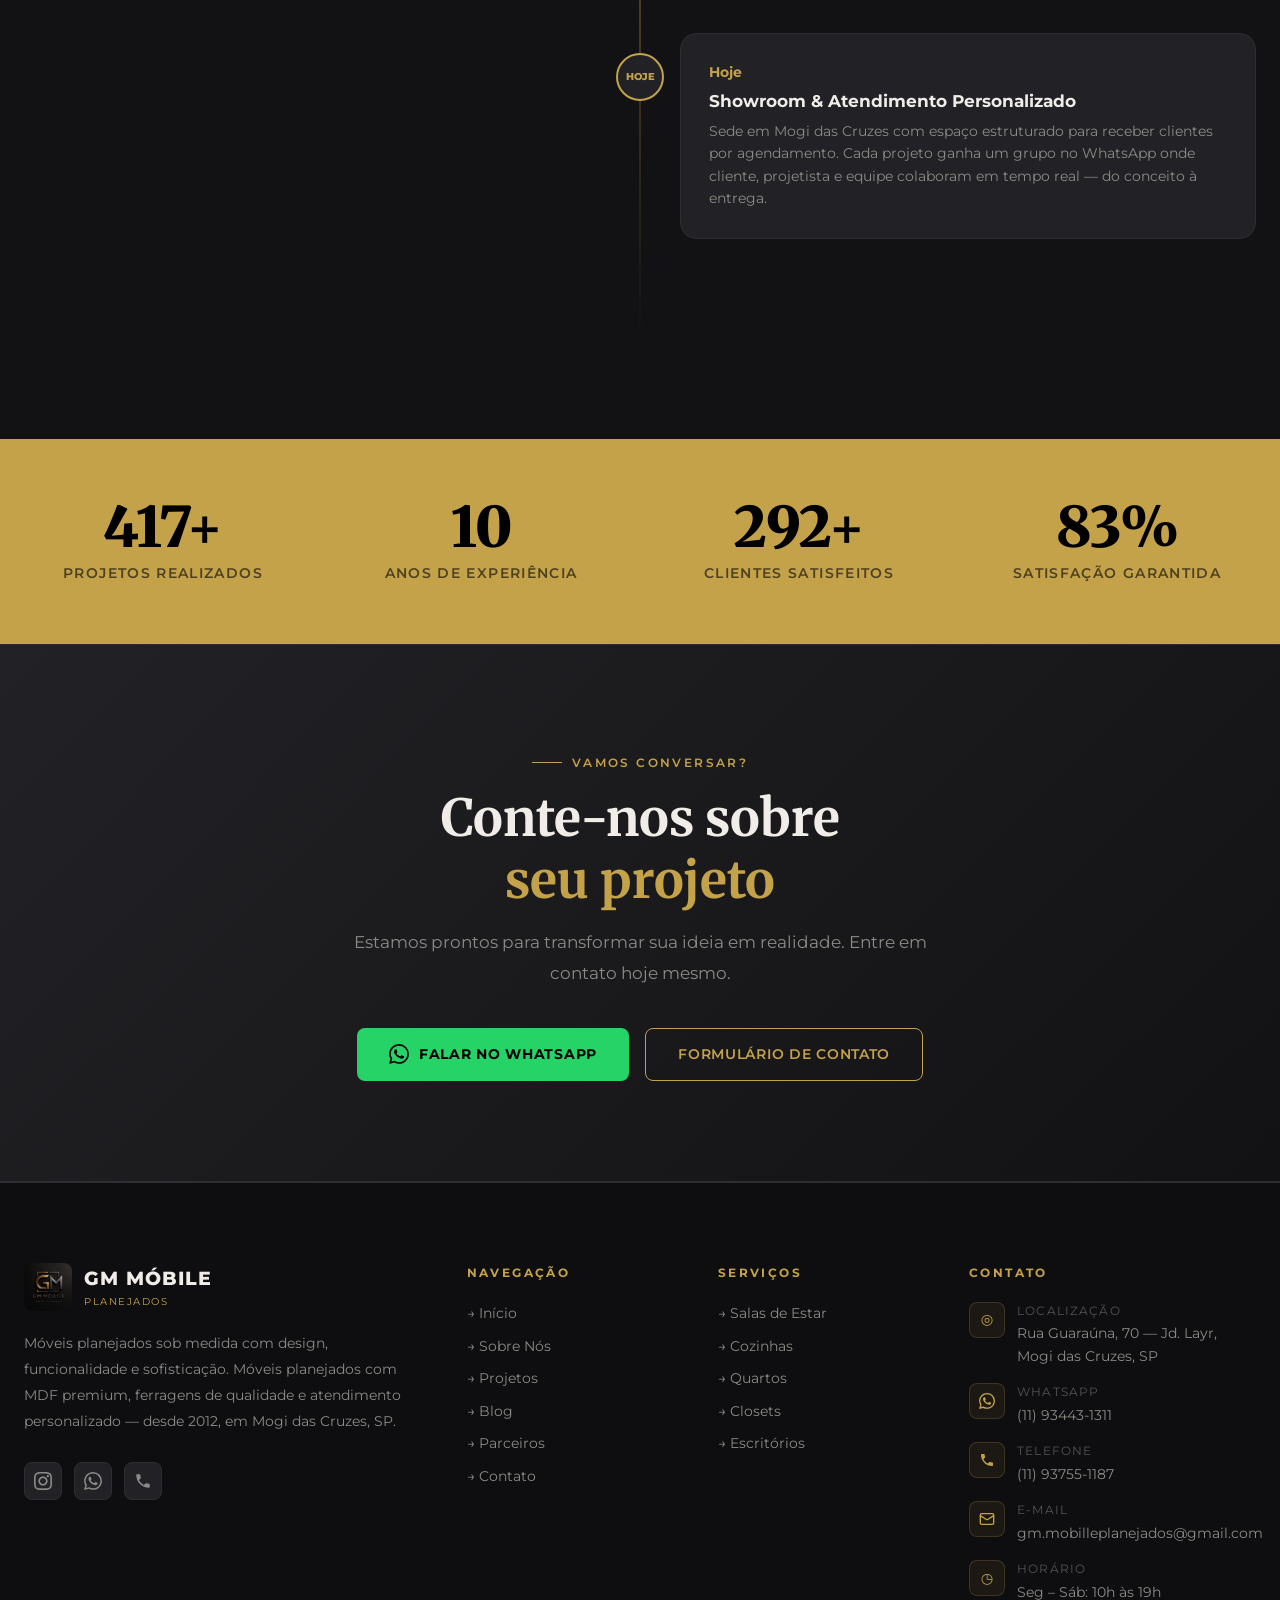
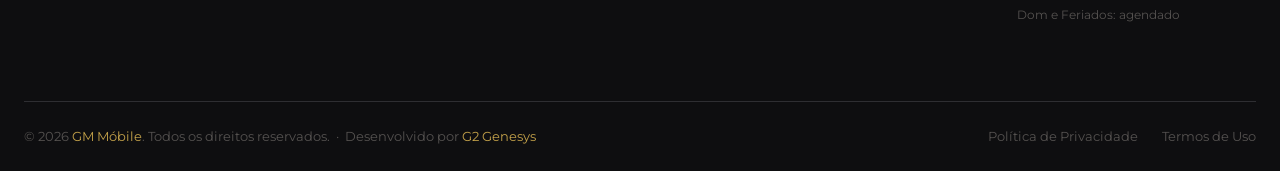
<file: sobre.html>
﻿<!DOCTYPE html>
<html lang="pt-BR">
<head>
  <meta charset="UTF-8">
  <meta name="viewport" content="width=device-width, initial-scale=1.0">
  <title>Sobre Nós | GM Móbile — Empresa de Móveis Planejados em Mogi das Cruzes</title>
  <meta name="description" content="Conheça a GM Móbile, empresa especializada em móveis planejados sob medida em Mogi das Cruzes, SP. Mais de 500 projetos entregues com qualidade, design e comprometimento.">
  <meta name="keywords" content="GM Móbile empresa, móveis planejados Mogi das Cruzes, marcenaria Mogi das Cruzes, sobre GM Móbile, empresa móveis sob medida, quem somos móveis planejados">
  <meta name="robots" content="index, follow">
  <meta property="og:title" content="Sobre a GM Móbile — Especialistas em Móveis Planejados">
  <meta property="og:description" content="Conheça a GM Móbile, empresa de móveis planejados em Mogi das Cruzes com mais de 500 projetos entregues na Grande São Paulo.">
  <meta property="og:type" content="website">
  <link rel="preconnect" href="https://fonts.googleapis.com">
  <link rel="preconnect" href="https://fonts.gstatic.com" crossorigin>
  <link href="https://fonts.googleapis.com/css2?family=Merriweather:wght@400;700;900&family=Montserrat:wght@300;400;500;600;700;800;900&display=swap" rel="stylesheet">
  <link rel="icon" href="images/Logo GM MOBILE.jpeg" type="image/jpeg">
  <link rel="stylesheet" href="css/style.css?v=20260921">
</head>
<body>

<!-- NAVBAR -->
<nav class="navbar" id="navbar">
  <div class="container">
    <div class="nav-inner">
      <a href="index.html" class="nav-logo">
        <img src="images/Logo GM MOBILE.jpeg" alt="GM Móbile" class="nav-logo-img">
        <div class="nav-logo-text">
          <span class="nav-logo-name">GM MÓBILE</span>
          <span class="nav-logo-sub">Planejados</span>
        </div>
      </a>
      <ul class="nav-links">
        <li><a href="index.html" class="nav-link">Início</a></li>
        <li><a href="sobre.html" class="nav-link active">Sobre Nós</a></li>
        <li><a href="projetos.html" class="nav-link">Projetos</a></li>
        <li><a href="blog.html" class="nav-link">Blog</a></li>
        <li><a href="parceiros.html" class="nav-link">Parceiros</a></li>
        <li><a href="materiais.html" class="nav-link">Materiais</a></li>
        <li><a href="contato.html" class="nav-link">Contato</a></li>
      </ul>
      <a href="https://wa.me/5511934431311" target="_blank" class="nav-cta">Orçamento Grátis</a>
      <button class="nav-menu-btn"><span></span><span></span><span></span></button>
    </div>
  </div>
</nav>
<!-- MOBILE NAV BACKDROP -->
<div class="mobile-nav-backdrop"></div>

<!-- MOBILE NAV DRAWER -->
<div class="mobile-nav">
  <div class="mobile-nav-header">
    <a href="index.html" class="mobile-nav-brand">
      <img src="images/Logo GM MOBILE.jpeg" alt="GM Móbile" class="mobile-nav-logo-img">
      <div>
        <div class="mobile-nav-brand-name">GM MÓBILE</div>
        <div class="mobile-nav-brand-sub">Móveis Planejados</div>
      </div>
    </a>
    <button class="mobile-nav-close" aria-label="Fechar menu">
      <svg width="14" height="14" viewBox="0 0 14 14" fill="none" stroke="currentColor" stroke-width="2" stroke-linecap="round"><line x1="1" y1="1" x2="13" y2="13"/><line x1="13" y1="1" x2="1" y2="13"/></svg>
    </button>
  </div>
  <nav class="mobile-nav-links">
    <a href="index.html" class="mobile-nav-link">
      <span class="mobile-nav-num">01</span>
      <span class="mobile-nav-text">Início</span>
      <svg class="mobile-nav-arrow" width="16" height="16" viewBox="0 0 16 16" fill="none" stroke="currentColor" stroke-width="1.5" stroke-linecap="round" stroke-linejoin="round"><path d="M3 8h10M9 4l4 4-4 4"/></svg>
    </a>
    <a href="sobre.html" class="mobile-nav-link">
      <span class="mobile-nav-num">02</span>
      <span class="mobile-nav-text">Sobre Nós</span>
      <svg class="mobile-nav-arrow" width="16" height="16" viewBox="0 0 16 16" fill="none" stroke="currentColor" stroke-width="1.5" stroke-linecap="round" stroke-linejoin="round"><path d="M3 8h10M9 4l4 4-4 4"/></svg>
    </a>
    <a href="projetos.html" class="mobile-nav-link">
      <span class="mobile-nav-num">03</span>
      <span class="mobile-nav-text">Projetos</span>
      <svg class="mobile-nav-arrow" width="16" height="16" viewBox="0 0 16 16" fill="none" stroke="currentColor" stroke-width="1.5" stroke-linecap="round" stroke-linejoin="round"><path d="M3 8h10M9 4l4 4-4 4"/></svg>
    </a>
    <a href="blog.html" class="mobile-nav-link">
      <span class="mobile-nav-num">04</span>
      <span class="mobile-nav-text">Blog</span>
      <svg class="mobile-nav-arrow" width="16" height="16" viewBox="0 0 16 16" fill="none" stroke="currentColor" stroke-width="1.5" stroke-linecap="round" stroke-linejoin="round"><path d="M3 8h10M9 4l4 4-4 4"/></svg>
    </a>
    <a href="parceiros.html" class="mobile-nav-link">
      <span class="mobile-nav-num">05</span>
      <span class="mobile-nav-text">Parceiros</span>
      <svg class="mobile-nav-arrow" width="16" height="16" viewBox="0 0 16 16" fill="none" stroke="currentColor" stroke-width="1.5" stroke-linecap="round" stroke-linejoin="round"><path d="M3 8h10M9 4l4 4-4 4"/></svg>
    </a>
    <a href="materiais.html" class="mobile-nav-link">
      <span class="mobile-nav-num">06</span>
      <span class="mobile-nav-text">Materiais</span>
      <svg class="mobile-nav-arrow" width="16" height="16" viewBox="0 0 16 16" fill="none" stroke="currentColor" stroke-width="1.5" stroke-linecap="round" stroke-linejoin="round"><path d="M3 8h10M9 4l4 4-4 4"/></svg>
    </a>
    <a href="contato.html" class="mobile-nav-link">
      <span class="mobile-nav-num">07</span>
      <span class="mobile-nav-text">Contato</span>
      <svg class="mobile-nav-arrow" width="16" height="16" viewBox="0 0 16 16" fill="none" stroke="currentColor" stroke-width="1.5" stroke-linecap="round" stroke-linejoin="round"><path d="M3 8h10M9 4l4 4-4 4"/></svg>
    </a>
  </nav>
  <div class="mobile-nav-footer">
    <div class="mobile-nav-contact">
      <div class="mobile-nav-contact-item">
        <svg width="12" height="12" viewBox="0 0 24 24" fill="currentColor"><path d="M12 2C8.13 2 5 5.13 5 9c0 5.25 7 13 7 13s7-7.75 7-13c0-3.87-3.13-7-7-7zm0 9.5c-1.38 0-2.5-1.12-2.5-2.5s1.12-2.5 2.5-2.5 2.5 1.12 2.5 2.5-1.12 2.5-2.5 2.5z"/></svg>
        Mogi das Cruzes, SP
      </div>
      <div class="mobile-nav-contact-item">
        <svg width="12" height="12" viewBox="0 0 24 24" fill="currentColor"><path d="M6.6 10.8c1.4 2.8 3.8 5.1 6.6 6.6l2.2-2.2c.3-.3.7-.4 1-.2 1.1.4 2.3.6 3.6.6.6 0 1 .4 1 1V20c0 .6-.4 1-1 1-9.4 0-17-7.6-17-17 0-.6.4-1 1-1h3.5c.6 0 1 .4 1 1 0 1.3.2 2.5.6 3.6.1.3 0 .7-.2 1L6.6 10.8z"/></svg>
        (11) 93443-1311
      </div>
    </div>
    <a href="https://wa.me/5511934431311" target="_blank" class="mobile-nav-wa">
      <svg width="18" height="18" viewBox="0 0 24 24" fill="currentColor" aria-hidden="true"><path d="M17.472 14.382c-.297-.149-1.758-.867-2.03-.967-.273-.099-.471-.148-.67.15-.197.297-.767.966-.94 1.164-.173.199-.347.223-.644.075-.297-.15-1.255-.463-2.39-1.475-.883-.788-1.48-1.761-1.653-2.059-.173-.297-.018-.458.13-.606.134-.133.298-.347.446-.52.149-.174.198-.298.298-.497.099-.198.05-.371-.025-.52-.075-.149-.669-1.612-.916-2.207-.242-.579-.487-.5-.669-.51-.173-.008-.371-.01-.57-.01-.198 0-.52.074-.792.372-.272.297-1.04 1.016-1.04 2.479 0 1.462 1.065 2.875 1.213 3.074.149.198 2.096 3.2 5.077 4.487.709.306 1.262.489 1.694.625.712.227 1.36.195 1.871.118.571-.085 1.758-.719 2.006-1.413.248-.694.248-1.289.173-1.413-.074-.124-.272-.198-.57-.347m-5.421 7.403h-.004a9.87 9.87 0 01-5.031-1.378l-.361-.214-3.741.982.998-3.648-.235-.374a9.86 9.86 0 01-1.51-5.26c.001-5.45 4.436-9.884 9.888-9.884 2.64 0 5.122 1.03 6.988 2.898a9.825 9.825 0 012.893 6.994c-.003 5.45-4.437 9.884-9.885 9.884m8.413-18.297A11.815 11.815 0 0012.05 0C5.495 0 .16 5.335.157 11.892c0 2.096.547 4.142 1.588 5.945L.057 24l6.305-1.654a11.882 11.882 0 005.683 1.448h.005c6.554 0 11.89-5.335 11.893-11.893a11.821 11.821 0 00-3.48-8.413z"/></svg>
      Solicitar Orçamento
    </a>
  </div>
</div>

<!-- PAGE HERO -->
<section class="page-hero">
  <div class="container">
    <div class="breadcrumb">
      <a href="index.html">Início</a>
      <span>/</span>
      <span>Sobre Nós</span>
    </div>
    <div class="section-label">Nossa História</div>
    <h1 class="section-title" style="font-size: clamp(2.5rem,5vw,4rem); max-width:700px;">
      Construídos com<br><span>dedicação desde 2012</span>
    </h1>
    <p class="section-desc">Do primeiro parafuso ao showroom próprio — conheça a história de quem começou do zero e não parou de crescer.</p>
  </div>
</section>

<!-- NOSSA HISTORIA -->
<section class="section">
  <div class="container">
    <div class="about-grid">
      <div class="about-images fade-in">
        <img class="about-img-main" src="images/escritorio gm.png" alt="GM Móbile - Escritório" loading="lazy">
        <img class="about-img-float" src="images/irmãos GM.png" alt="Irmãos GM Móbile" loading="lazy">
        <div class="about-badge">Fundada em 2012</div>
      </div>
      <div class="about-content fade-in">
        <div class="section-label">Quem Somos</div>
        <h2 class="section-title">Uma empresa construída<br><span>do zero, com propósito</span></h2>
        <p style="color:var(--text-secondary); line-height:1.8; margin-bottom:20px;">A GM Móbile começou em 2012 com a montagem de móveis convencionais — e os bons resultados foram o combustível para pensar mais alto. Logo vieram os móveis planejados, e com eles a vontade de aprender, estudar e buscar conhecimento para ingressar de verdade na área.</p>
        <p style="color:var(--text-secondary); line-height:1.8; margin-bottom:20px;">Em 2020 buscamos aprimorar nossas habilidades com um curso de design de interiores — foi aí que o desejo de ter a nossa própria empresa se tornou concreto. Em 2022 vieram o primeiro escritório e a marcenaria própria. Hoje a GM é representada por <strong style="color:var(--text-primary);">Eduardo Gonçalves Moraes</strong> e <strong style="color:var(--text-primary);">Gustavo Moraes</strong>, com uma equipe completa de marketing, montadores e projetistas — todos focados em entregar o projeto ideal para cada cliente.</p>
        <p style="color:var(--text-secondary); line-height:1.8; margin-bottom:32px;">Nossa grande diferença: <em style="color:var(--accent);">o projeto é seu</em>. Você escolhe cor, modelo e estilo com total liberdade. Nossa projetista transforma sua ideia em algo incrível — e a gente cuida de todo o resto, do atendimento à montagem final.</p>
        <a href="https://wa.me/5511934431311" target="_blank" class="btn btn-primary">
          <svg width="18" height="18" viewBox="0 0 24 24" fill="currentColor"><path d="M17.472 14.382c-.297-.149-1.758-.867-2.03-.967-.273-.099-.471-.148-.67.15-.197.297-.767.966-.94 1.164-.173.199-.347.223-.644.075-.297-.15-1.255-.463-2.39-1.475-.883-.788-1.48-1.761-1.653-2.059-.173-.297-.018-.458.13-.606.134-.133.298-.347.446-.52.149-.174.198-.298.298-.497.099-.198.05-.371-.025-.52-.075-.149-.669-1.612-.916-2.207-.242-.579-.487-.5-.669-.51-.173-.008-.371-.01-.57-.01-.198 0-.52.074-.792.372-.272.297-1.04 1.016-1.04 2.479 0 1.462 1.065 2.875 1.213 3.074.149.198 2.096 3.2 5.077 4.487.709.306 1.262.489 1.694.625.712.227 1.36.195 1.871.118.571-.085 1.758-.719 2.006-1.413.248-.694.248-1.289.173-1.413-.074-.124-.272-.198-.57-.347m-5.421 7.403h-.004a9.87 9.87 0 01-5.031-1.378l-.361-.214-3.741.982.998-3.648-.235-.374a9.86 9.86 0 01-1.51-5.26c.001-5.45 4.436-9.884 9.888-9.884 2.64 0 5.122 1.03 6.988 2.898a9.825 9.825 0 012.893 6.994c-.003 5.45-4.437 9.884-9.885 9.884m8.413-18.297A11.815 11.815 0 0012.05 0C5.495 0 .16 5.335.157 11.892c0 2.096.547 4.142 1.588 5.945L.057 24l6.305-1.654a11.882 11.882 0 005.683 1.448h.005c6.554 0 11.89-5.335 11.893-11.893a11.821 11.821 0 00-3.48-8.413z"/></svg>
          Fale com Nossa Equipe
        </a>
      </div>
    </div>
  </div>
</section>

<!-- MISSAO VISAO VALORES -->
<section class="section" style="background:var(--bg-secondary); border-top:1px solid var(--border);">
  <div class="container">
    <div class="section-header fade-in" style="text-align:center;">
      <div class="section-label" style="justify-content:center;">Nossa Essência</div>
      <h2 class="section-title">Missão, Visão<br><span>e Valores</span></h2>
    </div>
    <div class="values-grid">
      <div class="value-card fade-in">
        <div class="value-icon">◆</div>
        <h3 class="value-title">Nossa Missão</h3>
        <p class="value-desc">Transformar a ideia do cliente em realidade, entregando móveis planejados com MDF de qualidade, ferragens premium e atendimento próximo — do primeiro contato à montagem final.</p>
      </div>
      <div class="value-card fade-in">
        <div class="value-icon">◆</div>
        <h3 class="value-title">Nossa Visão</h3>
        <p class="value-desc">Ser referência em móveis planejados em Mogi das Cruzes e região, reconhecida pelo processo transparente, pelo respeito à visão do cliente e pela qualidade dos materiais que utilizamos.</p>
      </div>
      <div class="value-card fade-in">
        <div class="value-icon">◆</div>
        <h3 class="value-title">Nossos Valores</h3>
        <p class="value-desc">Respeito à escolha do cliente, transparência em cada etapa, uso exclusivo de materiais de qualidade (MDF 100%), atendimento humanizado e compromisso com o sonho de cada família.</p>
      </div>
    </div>
    <div class="fade-in" style="margin-top:48px; border-radius:var(--radius-lg); overflow:hidden;">
      <img src="images/Missão turismo.png" alt="GM Móbile — Missão e Visão" style="width:100%; max-height:480px; object-fit:cover; display:block;">
    </div>
  </div>
</section>

<!-- PILARES -->
<section class="section">
  <div class="container">
    <div class="section-header fade-in">
      <div class="section-label">O que nos define</div>
      <h2 class="section-title">Os pilares da<br><span>GM Móbile</span></h2>
    </div>
    <div class="fade-in sobre-pilares-grid">
      <div style="background:var(--bg-card); border:1px solid var(--border); border-radius:var(--radius-lg); padding:40px; display:flex; gap:24px; align-items:flex-start;">
        <div style="font-size:2.5rem; flex-shrink:0; color:var(--accent);">◆</div>
        <div>
          <h3 style="font-size:1.2rem; margin-bottom:12px;">O projeto é seu</h3>
          <p style="color:var(--text-secondary); line-height:1.7; font-size:0.92rem;">Você escolhe a cor, o modelo e o estilo com total liberdade. Não interferimos no seu projeto — apenas orientamos sobre o que é tecnicamente viável. Nossa projetista transforma sua ideia em algo ainda mais incrível.</p>
        </div>
      </div>
      <div style="background:var(--bg-card); border:1px solid var(--border); border-radius:var(--radius-lg); padding:40px; display:flex; gap:24px; align-items:flex-start;">
        <div style="font-size:2.5rem; flex-shrink:0; color:var(--accent);">◆</div>
        <div>
          <h3 style="font-size:1.2rem; margin-bottom:12px;">MDF 100% e Ferragens Premium</h3>
          <p style="color:var(--text-secondary); line-height:1.7; font-size:0.92rem;">Trabalhamos exclusivamente com MDF de qualidade nas espessuras de 3mm a 25mm, dobradiças e corrediças com amortecedor, garantindo acabamento superior e durabilidade real no dia a dia.</p>
        </div>
      </div>
      <div style="background:var(--bg-card); border:1px solid var(--border); border-radius:var(--radius-lg); padding:40px; display:flex; gap:24px; align-items:flex-start;">
        <div style="font-size:2.5rem; flex-shrink:0; color:var(--accent);">◆</div>
        <div>
          <h3 style="font-size:1.2rem; margin-bottom:12px;">Processo transparente pelo WhatsApp</h3>
          <p style="color:var(--text-secondary); line-height:1.7; font-size:0.92rem;">Após fechar o projeto, criamos um grupo no WhatsApp com toda a equipe. O cliente envia fotos, vídeos e informações — e nossa equipe de marketing, produção e projetista colabora em tempo real até a entrega.</p>
        </div>
      </div>
      <div style="background:var(--bg-card); border:1px solid var(--border); border-radius:var(--radius-lg); padding:40px; display:flex; gap:24px; align-items:flex-start;">
        <div style="font-size:2.5rem; flex-shrink:0; color:var(--accent);">◆</div>
        <div>
          <h3 style="font-size:1.2rem; margin-bottom:12px;">Soluções de pagamento e oportunidades</h3>
          <p style="color:var(--text-secondary); line-height:1.7; font-size:0.92rem;">Buscamos sempre encontrar soluções que cabem no bolso do cliente. Atendimento humanizado, sem pressão — porque nosso objetivo é ajudar você a realizar o seu sonho dentro das suas condições.</p>
        </div>
      </div>
    </div>
  </div>
</section>

<!-- TIMELINE -->
<section class="section" style="background:var(--bg-secondary); border-top:1px solid var(--border);">
  <div class="container">
    <div class="section-header fade-in" style="text-align:center;">
      <div class="section-label" style="justify-content:center;">Nossa Trajetória</div>
      <h2 class="section-title">Uma história de<br><span>crescimento</span></h2>
    </div>
    <div class="timeline fade-in">
      <div class="timeline-item">
        <div class="timeline-content">
          <div class="timeline-year">2012</div>
          <h4 class="timeline-title">O Começo</h4>
          <p class="timeline-desc">Tudo começou com a montagem de móveis convencionais em Mogi das Cruzes. Os bons resultados abriram os olhos para algo maior: os móveis planejados, que logo se mostraram muito mais interessantes e desafiadores.</p>
        </div>
        <div class="timeline-dot">2012</div>
        <div style="flex:1;"></div>
      </div>
      <div class="timeline-item">
        <div style="flex:1;"></div>
        <div class="timeline-dot">2020</div>
        <div class="timeline-content">
          <div class="timeline-year">2020</div>
          <h4 class="timeline-title">Design & Evolução</h4>
          <p class="timeline-desc">Buscamos aprimorar nossas habilidades com um curso de design de interiores — e foi a partir daí que o desejo de ter a nossa própria empresa se tornou concreto.</p>
        </div>
      </div>
      <div class="timeline-item">
        <div class="timeline-content">
          <div class="timeline-year">2022</div>
          <h4 class="timeline-title">Nossa Sede & Marcenaria</h4>
          <p class="timeline-desc">Primeiro escritório próprio com marcenaria integrada. Um espaço para receber clientes, desenvolver projetos e controlar cada detalhe da produção com ainda mais qualidade.</p>
        </div>
        <div class="timeline-dot">2022</div>
        <div style="flex:1;"></div>
      </div>
      <div class="timeline-item">
        <div style="flex:1;"></div>
        <div class="timeline-dot" style="font-size:0.6rem;">HOJE</div>
        <div class="timeline-content">
          <div class="timeline-year">Hoje</div>
          <h4 class="timeline-title">Showroom & Atendimento Personalizado</h4>
          <p class="timeline-desc">Sede em Mogi das Cruzes com espaço estruturado para receber clientes por agendamento. Cada projeto ganha um grupo no WhatsApp onde cliente, projetista e equipe colaboram em tempo real — do conceito à entrega.</p>
        </div>
      </div>
    </div>
  </div>
</section>

<!-- STATS -->
<section class="stats-section">
  <div class="container">
    <div class="stats-grid">
      <div class="fade-in">
        <div class="stat-number" data-count="500" data-suffix="+">0</div>
        <div class="stat-label">Projetos Realizados</div>
      </div>
      <div class="fade-in">
        <div class="stat-number" data-count="13" data-suffix="" data-company-age>13</div>
        <div class="stat-label">Anos de Experiência</div>
      </div>
      <div class="fade-in">
        <div class="stat-number" data-count="350" data-suffix="+">0</div>
        <div class="stat-label">Clientes Satisfeitos</div>
      </div>
      <div class="fade-in">
        <div class="stat-number" data-count="100" data-suffix="%">0</div>
        <div class="stat-label">Satisfação Garantida</div>
      </div>
    </div>
  </div>
</section>

<!-- CTA -->
<section class="cta-section">
  <div class="container">
    <div class="fade-in">
      <div class="section-label" style="justify-content:center;">Vamos conversar?</div>
      <h2 class="section-title">Conte-nos sobre<br><span>seu projeto</span></h2>
      <p class="section-desc">Estamos prontos para transformar sua ideia em realidade. Entre em contato hoje mesmo.</p>
      <div class="cta-actions">
        <a href="https://wa.me/5511934431311" target="_blank" class="whatsapp-btn">
          <svg width="20" height="20" viewBox="0 0 24 24" fill="currentColor"><path d="M17.472 14.382c-.297-.149-1.758-.867-2.03-.967-.273-.099-.471-.148-.67.15-.197.297-.767.966-.94 1.164-.173.199-.347.223-.644.075-.297-.15-1.255-.463-2.39-1.475-.883-.788-1.48-1.761-1.653-2.059-.173-.297-.018-.458.13-.606.134-.133.298-.347.446-.52.149-.174.198-.298.298-.497.099-.198.05-.371-.025-.52-.075-.149-.669-1.612-.916-2.207-.242-.579-.487-.5-.669-.51-.173-.008-.371-.01-.57-.01-.198 0-.52.074-.792.372-.272.297-1.04 1.016-1.04 2.479 0 1.462 1.065 2.875 1.213 3.074.149.198 2.096 3.2 5.077 4.487.709.306 1.262.489 1.694.625.712.227 1.36.195 1.871.118.571-.085 1.758-.719 2.006-1.413.248-.694.248-1.289.173-1.413-.074-.124-.272-.198-.57-.347m-5.421 7.403h-.004a9.87 9.87 0 01-5.031-1.378l-.361-.214-3.741.982.998-3.648-.235-.374a9.86 9.86 0 01-1.51-5.26c.001-5.45 4.436-9.884 9.888-9.884 2.64 0 5.122 1.03 6.988 2.898a9.825 9.825 0 012.893 6.994c-.003 5.45-4.437 9.884-9.885 9.884m8.413-18.297A11.815 11.815 0 0012.05 0C5.495 0 .16 5.335.157 11.892c0 2.096.547 4.142 1.588 5.945L.057 24l6.305-1.654a11.882 11.882 0 005.683 1.448h.005c6.554 0 11.89-5.335 11.893-11.893a11.821 11.821 0 00-3.48-8.413z"/></svg>
          Falar no WhatsApp
        </a>
        <a href="contato.html" class="btn btn-outline">Formulário de Contato</a>
      </div>
    </div>
  </div>
</section>

<!-- FOOTER -->
<footer class="footer">
  <div class="container">
    <div class="footer-grid">
      <div>
        <div class="footer-brand-logo">
          <img src="images/Logo GM MOBILE.jpeg" alt="GM Móbile" class="footer-logo-img">
          <div><div class="footer-brand-name">GM MÓBILE</div><div class="footer-brand-sub">Planejados</div></div>
        </div>
        <p class="footer-desc">Móveis planejados sob medida com design, funcionalidade e sofisticação. Móveis planejados com MDF premium, ferragens de qualidade e atendimento personalizado — desde 2012, em Mogi das Cruzes, SP.</p>
        <div class="footer-social">
          <a href="https://www.instagram.com/gm_mobille" target="_blank"><svg width="18" height="18" viewBox="0 0 24 24" fill="currentColor"><path d="M12 2.163c3.204 0 3.584.012 4.85.07 3.252.148 4.771 1.691 4.919 4.919.058 1.265.069 1.645.069 4.849 0 3.205-.012 3.584-.069 4.849-.149 3.225-1.664 4.771-4.919 4.919-1.266.058-1.644.07-4.85.07-3.204 0-3.584-.012-4.849-.07-3.26-.149-4.771-1.699-4.919-4.92-.058-1.265-.07-1.644-.07-4.849 0-3.204.013-3.583.07-4.849.149-3.227 1.664-4.771 4.919-4.919 1.266-.057 1.645-.069 4.849-.069zm0-2.163c-3.259 0-3.667.014-4.947.072-4.358.2-6.78 2.618-6.98 6.98-.059 1.281-.073 1.689-.073 4.948 0 3.259.014 3.668.072 4.948.2 4.358 2.618 6.78 6.98 6.98 1.281.058 1.689.072 4.948.072 3.259 0 3.668-.014 4.948-.072 4.354-.2 6.782-2.618 6.979-6.98.059-1.28.073-1.689.073-4.948 0-3.259-.014-3.667-.072-4.947-.196-4.354-2.617-6.78-6.979-6.98-1.281-.059-1.69-.073-4.949-.073zm0 5.838c-3.403 0-6.162 2.759-6.162 6.162s2.759 6.163 6.162 6.163 6.162-2.759 6.162-6.163c0-3.403-2.759-6.162-6.162-6.162zm0 10.162c-2.209 0-4-1.79-4-4 0-2.209 1.791-4 4-4s4 1.791 4 4c0 2.21-1.791 4-4 4zm6.406-11.845c-.796 0-1.441.645-1.441 1.44s.645 1.44 1.441 1.44c.795 0 1.439-.645 1.439-1.44s-.644-1.44-1.439-1.44z"/></svg></a>
          <a href="https://wa.me/5511934431311" target="_blank"><svg width="18" height="18" viewBox="0 0 24 24" fill="currentColor"><path d="M17.472 14.382c-.297-.149-1.758-.867-2.03-.967-.273-.099-.471-.148-.67.15-.197.297-.767.966-.94 1.164-.173.199-.347.223-.644.075-.297-.15-1.255-.463-2.39-1.475-.883-.788-1.48-1.761-1.653-2.059-.173-.297-.018-.458.13-.606.134-.133.298-.347.446-.52.149-.174.198-.298.298-.497.099-.198.05-.371-.025-.52-.075-.149-.669-1.612-.916-2.207-.242-.579-.487-.5-.669-.51-.173-.008-.371-.01-.57-.01-.198 0-.52.074-.792.372-.272.297-1.04 1.016-1.04 2.479 0 1.462 1.065 2.875 1.213 3.074.149.198 2.096 3.2 5.077 4.487.709.306 1.262.489 1.694.625.712.227 1.36.195 1.871.118.571-.085 1.758-.719 2.006-1.413.248-.694.248-1.289.173-1.413-.074-.124-.272-.198-.57-.347m-5.421 7.403h-.004a9.87 9.87 0 01-5.031-1.378l-.361-.214-3.741.982.998-3.648-.235-.374a9.86 9.86 0 01-1.51-5.26c.001-5.45 4.436-9.884 9.888-9.884 2.64 0 5.122 1.03 6.988 2.898a9.825 9.825 0 012.893 6.994c-.003 5.45-4.437 9.884-9.885 9.884m8.413-18.297A11.815 11.815 0 0012.05 0C5.495 0 .16 5.335.157 11.892c0 2.096.547 4.142 1.588 5.945L.057 24l6.305-1.654a11.882 11.882 0 005.683 1.448h.005c6.554 0 11.89-5.335 11.893-11.893a11.821 11.821 0 00-3.48-8.413z"/></svg></a>
          <a href="tel:+5511937551187" title="Telefone"><svg width="18" height="18" viewBox="0 0 24 24" fill="currentColor" aria-hidden="true"><path d="M6.6 10.8c1.4 2.8 3.8 5.1 6.6 6.6l2.2-2.2c.3-.3.7-.4 1-.2 1.1.4 2.3.6 3.6.6.6 0 1 .4 1 1V20c0 .6-.4 1-1 1-9.4 0-17-7.6-17-17 0-.6.4-1 1-1h3.5c.6 0 1 .4 1 1 0 1.3.2 2.5.6 3.6.1.3 0 .7-.2 1L6.6 10.8z"/></svg></a>
        </div>
      </div>
      <div>
        <div class="footer-col-title">Navegação</div>
        <ul class="footer-links">
          <li><a href="index.html">→ Início</a></li>
          <li><a href="sobre.html">→ Sobre Nós</a></li>
          <li><a href="projetos.html">→ Projetos</a></li>
          <li><a href="blog.html">→ Blog</a></li>
          <li><a href="parceiros.html">→ Parceiros</a></li>
          <li><a href="contato.html">→ Contato</a></li>
        </ul>
      </div>
      <div>
        <div class="footer-col-title">Serviços</div>
        <ul class="footer-links">
          <li><a href="projetos.html">→ Salas de Estar</a></li>
          <li><a href="projetos.html">→ Cozinhas</a></li>
          <li><a href="projetos.html">→ Quartos</a></li>
          <li><a href="projetos.html">→ Closets</a></li>
          <li><a href="projetos.html">→ Escritórios</a></li>
        </ul>
      </div>
      <div>
        <div class="footer-col-title">Contato</div>
        <div class="footer-contact-item">
          <div class="footer-contact-icon">◎</div>
          <div><div class="footer-contact-label">Localização</div><div class="footer-contact-value">Rua Guaraúna, 70 — Jd. Layr, Mogi das Cruzes, SP</div></div>
        </div>
        <div class="footer-contact-item">
          <div class="footer-contact-icon"><svg width="16" height="16" viewBox="0 0 24 24" fill="currentColor" aria-hidden="true"><path d="M17.472 14.382c-.297-.149-1.758-.867-2.03-.967-.273-.099-.471-.148-.67.15-.197.297-.767.966-.94 1.164-.173.199-.347.223-.644.075-.297-.15-1.255-.463-2.39-1.475-.883-.788-1.48-1.761-1.653-2.059-.173-.297-.018-.458.13-.606.134-.133.298-.347.446-.52.149-.174.198-.298.298-.497.099-.198.05-.371-.025-.52-.075-.149-.669-1.612-.916-2.207-.242-.579-.487-.5-.669-.51-.173-.008-.371-.01-.57-.01-.198 0-.52.074-.792.372-.272.297-1.04 1.016-1.04 2.479 0 1.462 1.065 2.875 1.213 3.074.149.198 2.096 3.2 5.077 4.487.709.306 1.262.489 1.694.625.712.227 1.36.195 1.871.118.571-.085 1.758-.719 2.006-1.413.248-.694.248-1.289.173-1.413-.074-.124-.272-.198-.57-.347m-5.421 7.403h-.004a9.87 9.87 0 01-5.031-1.378l-.361-.214-3.741.982.998-3.648-.235-.374a9.86 9.86 0 01-1.51-5.26c.001-5.45 4.436-9.884 9.888-9.884 2.64 0 5.122 1.03 6.988 2.898a9.825 9.825 0 012.893 6.994c-.003 5.45-4.437 9.884-9.885 9.884m8.413-18.297A11.815 11.815 0 0012.05 0C5.495 0 .16 5.335.157 11.892c0 2.096.547 4.142 1.588 5.945L.057 24l6.305-1.654a11.882 11.882 0 005.683 1.448h.005c6.554 0 11.89-5.335 11.893-11.893a11.821 11.821 0 00-3.48-8.413z"/></svg></div>
          <div><div class="footer-contact-label">WhatsApp</div><div class="footer-contact-value">(11) 93443-1311</div></div>
        </div>
        <div class="footer-contact-item">
          <div class="footer-contact-icon"><svg width="16" height="16" viewBox="0 0 24 24" fill="currentColor" aria-hidden="true"><path d="M6.6 10.8c1.4 2.8 3.8 5.1 6.6 6.6l2.2-2.2c.3-.3.7-.4 1-.2 1.1.4 2.3.6 3.6.6.6 0 1 .4 1 1V20c0 .6-.4 1-1 1-9.4 0-17-7.6-17-17 0-.6.4-1 1-1h3.5c.6 0 1 .4 1 1 0 1.3.2 2.5.6 3.6.1.3 0 .7-.2 1L6.6 10.8z"/></svg></div>
          <div><div class="footer-contact-label">Telefone</div><div class="footer-contact-value">(11) 93755-1187</div></div>
        </div>
        <a href="mailto:gm.mobilleplanejados@gmail.com" class="footer-contact-item" style="text-decoration:none; color:inherit;">
          <div class="footer-contact-icon"><svg width="16" height="16" viewBox="0 0 24 24" fill="none" stroke="currentColor" stroke-width="2" stroke-linecap="round" stroke-linejoin="round"><rect x="2" y="4" width="20" height="16" rx="2"/><path d="m22 7-8.97 5.7a1.94 1.94 0 0 1-2.06 0L2 7"/></svg></div>
          <div>
            <div class="footer-contact-label">E-mail</div>
            <div class="footer-contact-value">gm.mobilleplanejados@gmail.com</div>
          </div>
        </a>
        <div class="footer-contact-item">
          <div class="footer-contact-icon">◷</div>
          <div>
            <div class="footer-contact-label">Horário</div>
            <div class="footer-contact-value">Seg – Sáb: 10h às 19h</div>
            <div style="font-size:0.78rem; color:var(--text-muted); margin-top:2px;">Dom e Feriados: agendado</div>
          </div>
        </div>
      </div>
    </div>
    <div class="footer-bottom">
      <div class="footer-copy">© 2026 <span>GM Móbile</span>. Todos os direitos reservados. &nbsp;·&nbsp; Desenvolvido por <a href="https://g2genesys.com/" target="_blank" style="color:var(--accent); transition:opacity 0.2s;" onmouseover="this.style.opacity='0.7'" onmouseout="this.style.opacity='1'">G2 Genesys</a></div>
      <div class="footer-bottom-links">
        <a href="#">Política de Privacidade</a>
        <a href="#">Termos de Uso</a>
      </div>
    </div>
  </div>
</footer>

<a href="https://wa.me/5511934431311?text=Olá!%20Vim%20pelo%20site%20e%20gostaria%20de%20um%20orçamento." target="_blank" class="float-wa">
  <svg width="28" height="28" viewBox="0 0 24 24" fill="#0E0E10"><path d="M17.472 14.382c-.297-.149-1.758-.867-2.03-.967-.273-.099-.471-.148-.67.15-.197.297-.767.966-.94 1.164-.173.199-.347.223-.644.075-.297-.15-1.255-.463-2.39-1.475-.883-.788-1.48-1.761-1.653-2.059-.173-.297-.018-.458.13-.606.134-.133.298-.347.446-.52.149-.174.198-.298.298-.497.099-.198.05-.371-.025-.52-.075-.149-.669-1.612-.916-2.207-.242-.579-.487-.5-.669-.51-.173-.008-.371-.01-.57-.01-.198 0-.52.074-.792.372-.272.297-1.04 1.016-1.04 2.479 0 1.462 1.065 2.875 1.213 3.074.149.198 2.096 3.2 5.077 4.487.709.306 1.262.489 1.694.625.712.227 1.36.195 1.871.118.571-.085 1.758-.719 2.006-1.413.248-.694.248-1.289.173-1.413-.074-.124-.272-.198-.57-.347m-5.421 7.403h-.004a9.87 9.87 0 01-5.031-1.378l-.361-.214-3.741.982.998-3.648-.235-.374a9.86 9.86 0 01-1.51-5.26c.001-5.45 4.436-9.884 9.888-9.884 2.64 0 5.122 1.03 6.988 2.898a9.825 9.825 0 012.893 6.994c-.003 5.45-4.437 9.884-9.885 9.884m8.413-18.297A11.815 11.815 0 0012.05 0C5.495 0 .16 5.335.157 11.892c0 2.096.547 4.142 1.588 5.945L.057 24l6.305-1.654a11.882 11.882 0 005.683 1.448h.005c6.554 0 11.89-5.335 11.893-11.893a11.821 11.821 0 00-3.48-8.413z"/></svg>
</a>
<script src="js/main.js?v=20260808"></script>
</body>
</html>
</file>
<file: css/style.css>
/* ===== RESET & BASE ===== */
*, *::before, *::after { box-sizing: border-box; margin: 0; padding: 0; }
html { overflow-x: hidden; }

:root {
  --bg-primary: #1A1A1C;
  --bg-secondary: #121214;
  --bg-card: #222226;
  --bg-card2: #2A2A2E;
  --accent: #C4A24A;
  --accent-light: #D4B860;
  --accent-dark: #A8893A;
  --text-primary: #F0EDE8;
  --text-secondary: #8C8A86;
  --text-muted: #555250;
  --border: #2E2E32;
  --border-accent: rgba(196,162,74,0.2);
  --gray-mid: #2A2A2E;
  --silver: #9A9896;
  --white: #C4A24A;
  --radius: 8px;
  --radius-lg: 16px;
  --shadow: 0 4px 30px rgba(0,0,0,0.5);
  --shadow-accent: 0 4px 30px rgba(196,162,74,0.15);
  --transition: all 0.3s cubic-bezier(0.4,0,0.2,1);
  --font-main: 'Montserrat', 'Segoe UI', system-ui, sans-serif;
  --font-display: 'Merriweather', Georgia, serif;
}

html { scroll-behavior: smooth; font-size: 16px; color-scheme: dark; }

body {
  font-family: var(--font-main);
  background-color: var(--bg-primary);
  color: var(--text-primary);
  line-height: 1.6;
  overflow-x: hidden;
}

a { color: inherit; text-decoration: none; }
img { max-width: 100%; display: block; }
ul { list-style: none; }

.container {
  width: 100%;
  max-width: 1280px;
  margin: 0 auto;
  padding: 0 24px;
}

/* ===== TYPOGRAPHY ===== */
h1,h2,h3,h4,h5 { line-height: 1.2; font-weight: 700; }

.section-label {
  display: inline-flex;
  align-items: center;
  gap: 10px;
  font-size: 0.75rem;
  font-weight: 600;
  letter-spacing: 0.2em;
  text-transform: uppercase;
  color: var(--accent);
  margin-bottom: 16px;
}
.section-label::before {
  content: '';
  display: block;
  width: 30px;
  height: 1px;
  background: var(--accent);
}

.section-title {
  font-family: var(--font-display);
  font-size: clamp(2rem, 4vw, 3rem);
  color: var(--text-primary);
  margin-bottom: 16px;
}
.section-title span { color: var(--accent); }

.section-desc {
  font-size: 1.05rem;
  color: var(--text-secondary);
  max-width: 580px;
  line-height: 1.8;
}

/* ===== BUTTONS ===== */
.btn {
  display: inline-flex;
  align-items: center;
  gap: 8px;
  padding: 14px 32px;
  border-radius: var(--radius);
  font-size: 0.9rem;
  font-weight: 600;
  letter-spacing: 0.05em;
  cursor: pointer;
  transition: var(--transition);
  border: none;
  text-transform: uppercase;
}
.btn-primary {
  background: var(--accent);
  color: #000;
}
.btn-primary:hover {
  background: var(--accent-light);
  transform: translateY(-2px);
  box-shadow: var(--shadow-accent);
}
.btn-outline {
  background: transparent;
  color: var(--accent);
  border: 1px solid var(--accent);
}
.btn-outline:hover {
  background: var(--accent);
  color: #000;
  transform: translateY(-2px);
}
.btn-ghost {
  background: rgba(196,162,74,0.06);
  color: var(--text-primary);
  border: 1px solid var(--border);
}
.btn-ghost:hover {
  background: rgba(196,162,74,0.12);
  border-color: var(--accent);
}

/* ===== NAVBAR ===== */
.navbar {
  position: fixed;
  top: 0;
  left: 0;
  right: 0;
  z-index: 1000;
  transition: var(--transition);
  padding: 20px 0;
}
.navbar.scrolled {
  background: rgba(26,26,28,0.96);
  backdrop-filter: blur(20px);
  -webkit-backdrop-filter: blur(20px);
  border-bottom: 1px solid var(--border);
  padding: 12px 0;
  box-shadow: 0 4px 30px rgba(0,0,0,0.5);
}
.nav-inner {
  display: flex;
  align-items: center;
  justify-content: space-between;
}
.nav-logo {
  display: flex;
  align-items: center;
  gap: 12px;
}
.nav-logo-img {
  width: 44px;
  height: 44px;
  object-fit: contain;
  border-radius: var(--radius);
}
.nav-logo-text {
  display: flex;
  flex-direction: column;
}
.nav-logo-name {
  font-size: 1.1rem;
  font-weight: 800;
  letter-spacing: 0.05em;
  color: var(--text-primary);
}
.nav-logo-sub {
  font-size: 0.65rem;
  letter-spacing: 0.15em;
  text-transform: uppercase;
  color: var(--accent);
}
.nav-links {
  display: flex;
  align-items: center;
  gap: 8px;
}
.nav-link {
  padding: 8px 14px;
  border-radius: var(--radius);
  font-size: 0.85rem;
  font-weight: 500;
  color: var(--text-secondary);
  transition: var(--transition);
  letter-spacing: 0.02em;
}
.nav-link:hover { color: var(--accent); }
.nav-link.active {
  color: var(--accent);
  position: relative;
}
.nav-link.active::after {
  content: '';
  position: absolute;
  bottom: -4px;
  left: 14px;
  right: 14px;
  height: 2px;
  background: var(--accent);
  border-radius: 2px;
}
.nav-cta {
  padding: 10px 22px;
  background: var(--accent);
  color: #000;
  border-radius: var(--radius);
  font-size: 0.85rem;
  font-weight: 700;
  letter-spacing: 0.05em;
  text-transform: uppercase;
  transition: var(--transition);
}
.nav-cta:hover {
  background: var(--accent-light);
  transform: translateY(-1px);
}
.nav-menu-btn {
  display: none;
  background: none;
  border: none;
  cursor: pointer;
  flex-direction: column;
  gap: 5px;
  padding: 4px;
}
.nav-menu-btn span {
  display: block;
  width: 24px;
  height: 2px;
  background: var(--text-primary);
  border-radius: 2px;
  transition: var(--transition);
}
.navbar.scrolled .nav-menu-btn span { background: var(--text-primary); }

/* Mobile menu — backdrop */
.mobile-nav-backdrop {
  position: fixed;
  inset: 0;
  background: rgba(0,0,0,0.6);
  backdrop-filter: blur(8px);
  -webkit-backdrop-filter: blur(8px);
  z-index: 1001;
  opacity: 0;
  pointer-events: none;
  transition: opacity 0.35s ease;
}
.mobile-nav-backdrop.open {
  opacity: 1;
  pointer-events: auto;
}

/* Mobile menu — drawer */
.mobile-nav {
  position: fixed;
  top: 0; right: 0; bottom: 0;
  width: min(320px, 90vw);
  background: #0f0f11;
  z-index: 1002;
  transform: translateX(100%);
  transition: transform 0.42s cubic-bezier(0.4, 0, 0.2, 1);
  display: flex;
  flex-direction: column;
  overflow-y: auto;
  box-shadow: -20px 0 60px rgba(0,0,0,0.7);
}
.mobile-nav::after {
  content: '';
  position: absolute;
  top: 0; left: 0; bottom: 0;
  width: 1px;
  background: linear-gradient(to bottom, transparent 0%, var(--accent) 30%, var(--accent) 70%, transparent 100%);
  opacity: 0.25;
}
.mobile-nav.open { transform: translateX(0); }

/* Scroll lock */
body.nav-open { overflow: hidden; }

/* Header */
.mobile-nav-header {
  display: flex;
  align-items: center;
  justify-content: space-between;
  padding: 22px 22px 20px;
  flex-shrink: 0;
}
.mobile-nav-brand {
  display: flex;
  align-items: center;
  gap: 11px;
  text-decoration: none;
}
.mobile-nav-logo-img {
  width: 38px;
  height: 38px;
  border-radius: 8px;
  object-fit: contain;
  flex-shrink: 0;
  background: rgba(196,162,74,0.08);
  padding: 4px;
}
.mobile-nav-brand-name {
  font-size: 0.88rem;
  font-weight: 800;
  letter-spacing: 0.1em;
  color: var(--text-primary);
  line-height: 1.2;
}
.mobile-nav-brand-sub {
  font-size: 0.56rem;
  letter-spacing: 0.2em;
  text-transform: uppercase;
  color: var(--accent);
  opacity: 0.8;
}
.mobile-nav-close {
  width: 36px;
  height: 36px;
  background: transparent;
  border: 1px solid rgba(255,255,255,0.1);
  border-radius: 50%;
  color: var(--text-secondary);
  cursor: pointer;
  display: flex;
  align-items: center;
  justify-content: center;
  transition: var(--transition);
  flex-shrink: 0;
}
.mobile-nav-close:hover { border-color: var(--accent); color: var(--accent); background: rgba(196,162,74,0.07); }

/* Nav links */
.mobile-nav-links {
  display: flex;
  flex-direction: column;
  padding: 10px 16px 16px;
  flex: 1;
  gap: 2px;
}
.mobile-nav-link {
  display: flex;
  align-items: center;
  gap: 14px;
  padding: 14px 10px 14px 14px;
  border-radius: 10px;
  font-family: var(--font-main);
  font-size: 1rem;
  font-weight: 500;
  color: rgba(255,255,255,0.5);
  letter-spacing: 0.01em;
  transition: all 0.2s ease;
  text-decoration: none;
  position: relative;
}
.mobile-nav-link::before {
  content: '';
  position: absolute;
  left: 0; top: 20%; bottom: 20%;
  width: 2px;
  background: var(--accent);
  border-radius: 2px;
  opacity: 0;
  transition: opacity 0.2s ease;
}
.mobile-nav-link:hover { color: rgba(255,255,255,0.85); background: rgba(255,255,255,0.04); }
.mobile-nav-link:hover::before { opacity: 0.4; }
.mobile-nav-link.active { color: #fff; font-weight: 600; background: rgba(196,162,74,0.07); }
.mobile-nav-link.active::before { opacity: 1; }
.mobile-nav-num { display: none; }
.mobile-nav-text { flex: 1; }
.mobile-nav-arrow {
  color: rgba(255,255,255,0.2);
  flex-shrink: 0;
  transition: transform 0.2s ease, color 0.2s ease;
}
.mobile-nav-link:hover .mobile-nav-arrow { color: var(--accent); transform: translateX(3px); }
.mobile-nav-link.active .mobile-nav-arrow { color: var(--accent); }

/* Footer */
.mobile-nav-footer {
  padding: 16px 22px 28px;
  flex-shrink: 0;
  border-top: 1px solid rgba(255,255,255,0.07);
}
.mobile-nav-contact {
  display: flex;
  flex-direction: column;
  gap: 7px;
  padding-bottom: 16px;
}
.mobile-nav-contact-item {
  display: flex;
  align-items: center;
  gap: 8px;
  font-size: 0.75rem;
  color: rgba(255,255,255,0.35);
}
.mobile-nav-contact-item svg { color: var(--accent); opacity: 0.7; flex-shrink: 0; }
.mobile-nav-wa {
  display: flex;
  align-items: center;
  justify-content: center;
  gap: 9px;
  padding: 14px 20px;
  background: #25D366;
  color: #000;
  border-radius: 50px;
  font-weight: 700;
  font-size: 0.8rem;
  letter-spacing: 0.07em;
  text-transform: uppercase;
  transition: var(--transition);
  text-decoration: none;
}
.mobile-nav-wa:hover { background: #1db954; transform: translateY(-1px); box-shadow: 0 6px 20px rgba(37,211,102,0.3); }

/* ===== HERO ===== */
.hero {
  min-height: 100vh;
  position: relative;
  display: flex;
  align-items: center;
  overflow: hidden;
}
.hero-bg {
  position: absolute;
  inset: 0;
  background:
    linear-gradient(135deg, rgba(18,18,20,0.92) 0%, rgba(18,18,20,0.55) 50%, rgba(18,18,20,0.88) 100%),
    url('https://images.unsplash.com/photo-1600607687939-ce8a6c25118c?w=1920&q=80') center/cover no-repeat;
}
.hero-bg::after {
  content: '';
  position: absolute;
  bottom: 0;
  left: 0;
  right: 0;
  height: 200px;
  background: linear-gradient(to top, #1A1A1C, transparent);
}
.hero-content {
  position: relative;
  z-index: 1;
  padding: 120px 0 80px;
}
.hero-badge {
  display: inline-flex;
  align-items: center;
  gap: 8px;
  background: rgba(196,162,74,0.12);
  border: 1px solid rgba(196,162,74,0.3);
  border-radius: 100px;
  padding: 6px 16px 6px 6px;
  font-size: 0.78rem;
  font-weight: 600;
  color: var(--accent);
  letter-spacing: 0.1em;
  text-transform: uppercase;
  margin-bottom: 32px;
  animation: fadeUp 0.6s ease both;
}
.hero-badge-dot {
  width: 24px;
  height: 24px;
  background: var(--accent);
  border-radius: 50%;
  display: flex;
  align-items: center;
  justify-content: center;
  font-size: 0.7rem;
  color: #000;
}
.hero-title {
  font-family: var(--font-display);
  font-size: clamp(2.8rem, 7vw, 5.5rem);
  font-weight: 900;
  line-height: 1.05;
  margin-bottom: 24px;
  animation: fadeUp 0.6s 0.1s ease both;
}
.hero-title .line-accent { color: var(--accent); }
.hero-title .line-outline {
  -webkit-text-stroke: 2px rgba(196,162,74,0.45);
  color: transparent;
}
.hero-subtitle {
  font-size: clamp(1rem, 2vw, 1.2rem);
  color: var(--text-secondary);
  max-width: 560px;
  line-height: 1.8;
  margin-bottom: 40px;
  animation: fadeUp 0.6s 0.2s ease both;
}
.hero-actions {
  display: flex;
  gap: 16px;
  flex-wrap: wrap;
  margin-bottom: 64px;
  animation: fadeUp 0.6s 0.3s ease both;
}
.hero-stats {
  display: flex;
  gap: 48px;
  animation: fadeUp 0.6s 0.4s ease both;
}
.hero-stat-number {
  font-family: var(--font-display);
  font-size: 2.2rem;
  font-weight: 900;
  color: var(--accent);
  line-height: 1;
}
.hero-stat-label {
  font-size: 0.8rem;
  color: var(--text-muted);
  text-transform: uppercase;
  letter-spacing: 0.1em;
  margin-top: 4px;
}
.hero-scroll {
  position: absolute;
  bottom: 40px;
  left: 50%;
  transform: translateX(-50%);
  display: flex;
  flex-direction: column;
  align-items: center;
  gap: 8px;
  color: var(--text-muted);
  font-size: 0.7rem;
  letter-spacing: 0.2em;
  text-transform: uppercase;
  animation: bounce 2s infinite;
}
.hero-scroll-line {
  width: 1px;
  height: 50px;
  background: linear-gradient(to bottom, var(--accent), transparent);
}

/* ===== MARQUEE BAR ===== */
.marquee-bar {
  background: var(--bg-card);
  border-top: 1px solid var(--border);
  border-bottom: 1px solid var(--border);
  overflow: hidden;
  padding: 16px 0;
}
.marquee-track {
  display: flex;
  gap: 60px;
  animation: marquee 30s linear infinite;
  width: max-content;
  will-change: transform;
}
.marquee-item {
  display: flex;
  align-items: center;
  gap: 12px;
  font-size: 0.8rem;
  font-weight: 600;
  letter-spacing: 0.15em;
  text-transform: uppercase;
  color: var(--text-muted);
  white-space: nowrap;
}
.marquee-item span { color: var(--accent); }

/* ===== SERVICES ===== */
.section { padding: 100px 0; }
.section-header { margin-bottom: 64px; }

.services-grid {
  display: grid;
  grid-template-columns: repeat(auto-fit, minmax(240px, 1fr));
  gap: 20px;
}
.service-card {
  background: var(--bg-card);
  border: 1px solid var(--border);
  border-radius: var(--radius-lg);
  padding: 36px 28px;
  transition: var(--transition);
  position: relative;
  overflow: hidden;
  group: true;
}
.service-card::before {
  content: '';
  position: absolute;
  inset: 0;
  background: linear-gradient(135deg, rgba(196,162,74,0.05), transparent);
  opacity: 0;
  transition: var(--transition);
  pointer-events: none;
}
.service-card:hover {
  border-color: var(--accent);
  transform: translateY(-6px);
  box-shadow: var(--shadow-accent);
}
.service-card:hover::before { opacity: 1; }
.service-icon {
  width: 56px;
  height: 56px;
  background: rgba(196,162,74,0.1);
  border: 1px solid rgba(196,162,74,0.2);
  border-radius: var(--radius);
  display: flex;
  align-items: center;
  justify-content: center;
  font-size: 1.5rem;
  margin-bottom: 24px;
  transition: var(--transition);
}
.service-card:hover .service-icon {
  background: var(--accent);
  border-color: var(--accent);
}
.service-title {
  font-size: 1.15rem;
  font-weight: 700;
  margin-bottom: 12px;
  color: var(--text-primary);
}
.service-desc {
  font-size: 0.9rem;
  color: var(--text-secondary);
  line-height: 1.7;
  margin-bottom: 20px;
}
.service-link {
  font-size: 0.82rem;
  font-weight: 600;
  color: var(--accent);
  display: flex;
  align-items: center;
  gap: 6px;
  letter-spacing: 0.05em;
  transition: var(--transition);
}
.service-link:hover { gap: 10px; }

/* ===== ABOUT ===== */
.about-grid {
  display: grid;
  grid-template-columns: 1fr 1fr;
  gap: 80px;
  align-items: center;
}
.about-images {
  position: relative;
}
.about-img-main {
  width: 100%;
  aspect-ratio: 4/5;
  object-fit: cover;
  object-position: 30% center;
  border-radius: var(--radius-lg);
}
.about-img-float {
  position: absolute;
  bottom: -30px;
  right: -30px;
  width: 55%;
  aspect-ratio: 1;
  object-fit: cover;
  border-radius: var(--radius-lg);
  border: 6px solid var(--bg-primary);
  box-shadow: var(--shadow);
}
.about-badge {
  position: absolute;
  top: 30px;
  left: -20px;
  background: var(--accent);
  color: #000;
  padding: 12px 20px;
  border-radius: var(--radius);
  font-weight: 800;
  font-size: 0.85rem;
  text-transform: uppercase;
  letter-spacing: 0.05em;
  box-shadow: var(--shadow);
}
.about-content { padding: 20px 0; }
.about-features {
  display: flex;
  flex-direction: column;
  gap: 20px;
  margin: 40px 0;
}
.about-feature {
  display: flex;
  gap: 16px;
  align-items: flex-start;
}
.about-feature-icon {
  width: 44px;
  height: 44px;
  background: rgba(196,162,74,0.1);
  border-radius: var(--radius);
  display: flex;
  align-items: center;
  justify-content: center;
  font-size: 1.1rem;
  flex-shrink: 0;
  color: var(--accent);
}
.about-feature-title {
  font-weight: 700;
  margin-bottom: 4px;
  font-size: 0.95rem;
}
.about-feature-desc {
  font-size: 0.88rem;
  color: var(--text-secondary);
  line-height: 1.6;
}

/* ===== WHY US / DIFERENCIAIS ===== */
.why-section { background: var(--bg-secondary); }
.why-grid {
  display: grid;
  grid-template-columns: repeat(4, 1fr);
  gap: 2px;
  background: var(--border);
  border-radius: var(--radius-lg);
  overflow: hidden;
  margin-top: 60px;
}
.why-card {
  background: var(--bg-card);
  padding: 48px 32px;
  text-align: center;
  transition: var(--transition);
}
.why-card:hover { background: var(--bg-card2); }
.why-card:hover .why-icon { color: var(--accent); }
.why-icon {
  font-size: 2.5rem;
  margin-bottom: 20px;
  color: var(--silver);
  transition: var(--transition);
}
.why-title {
  font-size: 1rem;
  font-weight: 700;
  margin-bottom: 10px;
}
.why-desc {
  font-size: 0.85rem;
  color: var(--text-secondary);
  line-height: 1.6;
}
.limpeza-footer {
  display: flex;
  flex-wrap: wrap;
  justify-content: space-between;
  gap: 24px 40px;
  margin-top: 32px;
  padding: 24px 32px;
  border: 1px solid var(--border);
  border-radius: var(--radius-lg);
  background: var(--bg-card);
}
.limpeza-footer-item {
  display: flex;
  align-items: center;
  gap: 16px;
  font-size: 0.95rem;
  line-height: 1.5;
  color: var(--text-secondary);
}
.limpeza-footer-item p { margin: 0; }

/* ===== PROCESS ===== */
.process-steps {
  display: grid;
  grid-template-columns: repeat(5, 1fr);
  gap: 0;
  position: relative;
  margin-top: 60px;
}
.process-steps::before {
  content: '';
  position: absolute;
  top: 36px;
  left: 10%;
  right: 10%;
  height: 1px;
  background: linear-gradient(to right, transparent, var(--accent), transparent);
}
.process-step {
  display: flex;
  flex-direction: column;
  align-items: center;
  text-align: center;
  padding: 0 16px;
  position: relative;
}
.process-num {
  width: 72px;
  height: 72px;
  background: var(--bg-card);
  border: 2px solid var(--accent);
  border-radius: 50%;
  display: flex;
  align-items: center;
  justify-content: center;
  font-family: var(--font-display);
  font-size: 1.4rem;
  font-weight: 900;
  color: var(--accent);
  margin-bottom: 20px;
  position: relative;
  z-index: 1;
}
.process-title {
  font-size: 0.9rem;
  font-weight: 700;
  margin-bottom: 8px;
}
.process-desc {
  font-size: 0.8rem;
  color: var(--text-secondary);
  line-height: 1.6;
}

/* ===== STATS BANNER ===== */
.stats-section {
  background: var(--accent);
  padding: 60px 0;
}
.stats-grid {
  display: grid;
  grid-template-columns: repeat(4, 1fr);
  gap: 40px;
  text-align: center;
}
.stat-number {
  font-family: var(--font-display);
  font-size: 3.5rem;
  font-weight: 900;
  color: #000;
  line-height: 1;
}
.stat-label {
  font-size: 0.85rem;
  font-weight: 600;
  color: rgba(0,0,0,0.6);
  text-transform: uppercase;
  letter-spacing: 0.1em;
  margin-top: 8px;
}

/* ===== PROJECTS PREVIEW ===== */
.projects-grid {
  display: grid;
  grid-template-columns: repeat(3, 1fr);
  grid-template-rows: auto auto;
  gap: 16px;
  margin-top: 60px;
}
.project-card {
  position: relative;
  overflow: hidden;
  border-radius: var(--radius-lg);
  aspect-ratio: 4/3;
  background: var(--bg-card);
}
.project-card:first-child {
  grid-column: span 2;
  aspect-ratio: 16/9;
}
.project-card img {
  width: 100%;
  height: 100%;
  object-fit: cover;
  transition: transform 0.6s ease;
}
.project-card:hover img { transform: scale(1.08); }
.project-overlay {
  position: absolute;
  inset: 0;
  background: linear-gradient(to top, rgba(0,0,0,0.9) 0%, transparent 60%);
  display: flex;
  flex-direction: column;
  justify-content: flex-end;
  padding: 24px;
  opacity: 0;
  transition: var(--transition);
}
.project-card:hover .project-overlay { opacity: 1; }
.project-cat {
  font-size: 0.7rem;
  letter-spacing: 0.2em;
  text-transform: uppercase;
  color: var(--accent);
  margin-bottom: 6px;
}
.project-name {
  font-size: 1.1rem;
  font-weight: 700;
  color: var(--white);
}
.projects-cta {
  text-align: center;
  margin-top: 48px;
}

/* ===== TESTIMONIALS ===== */
.testimonials-section { background: var(--bg-secondary); }
.testimonials-grid {
  display: grid;
  grid-template-columns: repeat(3, 1fr);
  gap: 24px;
  margin-top: 60px;
}
.testimonial-card {
  background: var(--bg-card);
  border: 1px solid var(--border);
  border-radius: var(--radius-lg);
  padding: 36px;
  position: relative;
  transition: var(--transition);
}
.testimonial-card:hover {
  border-color: var(--accent);
  transform: translateY(-4px);
}
.testimonial-quote {
  font-size: 3rem;
  line-height: 1;
  color: var(--accent);
  font-family: Georgia, serif;
  margin-bottom: 16px;
}
.testimonial-text {
  font-size: 0.95rem;
  color: var(--text-secondary);
  line-height: 1.8;
  margin-bottom: 24px;
  font-style: italic;
}
.testimonial-stars {
  color: var(--accent);
  font-size: 0.9rem;
  margin-bottom: 16px;
}
.testimonial-author {
  display: flex;
  align-items: center;
  gap: 12px;
}
.testimonial-avatar {
  width: 44px;
  height: 44px;
  border-radius: 50%;
  background: var(--gray-mid);
  display: flex;
  align-items: center;
  justify-content: center;
  font-weight: 700;
  font-size: 1rem;
  color: var(--accent);
  border: 2px solid var(--accent);
}
.testimonial-name { font-weight: 700; font-size: 0.9rem; }
.testimonial-loc { font-size: 0.78rem; color: var(--text-muted); }

/* ===== CTA SECTION ===== */
.cta-section {
  background: linear-gradient(135deg, var(--bg-card) 0%, var(--bg-secondary) 100%);
  border-top: 1px solid var(--border);
  border-bottom: 1px solid var(--border);
  padding: 100px 0;
  text-align: center;
}
.cta-section .section-title { font-size: clamp(2rem, 4vw, 3.5rem); }
.cta-section .section-desc { margin: 0 auto 40px; text-align: center; }
.cta-actions { display: flex; gap: 16px; justify-content: center; flex-wrap: wrap; }
.whatsapp-btn {
  display: inline-flex;
  align-items: center;
  gap: 10px;
  background: #25D366;
  color: #000;
  padding: 14px 32px;
  border-radius: var(--radius);
  font-weight: 700;
  font-size: 0.9rem;
  text-transform: uppercase;
  letter-spacing: 0.05em;
  transition: var(--transition);
}
.whatsapp-btn:hover {
  background: #20bd5a;
  transform: translateY(-2px);
  box-shadow: 0 8px 30px rgba(37,211,102,0.3);
}

/* ===== FOOTER ===== */
.footer {
  background: #0E0E10;
  border-top: 1px solid var(--border);
  padding: 80px 0 0;
}
.footer-grid {
  display: grid;
  grid-template-columns: 2fr 1fr 1fr 1.5fr;
  gap: 60px;
  padding-bottom: 60px;
  border-bottom: 1px solid var(--border);
}
.footer-brand-logo {
  display: flex;
  align-items: center;
  gap: 12px;
  margin-bottom: 20px;
}
.footer-logo-img {
  width: 48px;
  height: 48px;
  object-fit: contain;
  border-radius: var(--radius);
}
.footer-brand-name {
  font-size: 1.2rem;
  font-weight: 800;
  letter-spacing: 0.05em;
}
.footer-brand-sub {
  font-size: 0.65rem;
  color: var(--accent);
  letter-spacing: 0.15em;
  text-transform: uppercase;
}
.footer-desc {
  font-size: 0.9rem;
  color: var(--text-secondary);
  line-height: 1.8;
  margin-bottom: 28px;
}
.footer-social {
  display: flex;
  gap: 12px;
}
.footer-social a {
  width: 38px;
  height: 38px;
  background: var(--bg-card);
  border: 1px solid var(--border);
  border-radius: var(--radius);
  display: flex;
  align-items: center;
  justify-content: center;
  font-size: 1rem;
  transition: var(--transition);
  color: var(--text-secondary);
}
.footer-social a:hover {
  border-color: var(--accent);
  color: var(--accent);
  background: rgba(196,162,74,0.08);
}
.footer-col-title {
  font-size: 0.75rem;
  font-weight: 700;
  letter-spacing: 0.2em;
  text-transform: uppercase;
  color: var(--accent);
  margin-bottom: 20px;
}
.footer-links { display: flex; flex-direction: column; gap: 10px; }
.footer-links a {
  font-size: 0.88rem;
  color: var(--text-secondary);
  transition: var(--transition);
  display: flex;
  align-items: center;
  gap: 6px;
}
.footer-links a:hover { color: var(--accent); padding-left: 6px; }
.footer-contact-item {
  display: flex;
  gap: 12px;
  align-items: flex-start;
  margin-bottom: 16px;
}
.footer-contact-icon {
  width: 36px;
  height: 36px;
  background: rgba(196,162,74,0.08);
  border: 1px solid var(--border-accent);
  border-radius: var(--radius);
  display: flex;
  align-items: center;
  justify-content: center;
  font-size: 0.9rem;
  color: var(--accent);
  flex-shrink: 0;
}
.footer-contact-label {
  font-size: 0.72rem;
  color: var(--text-muted);
  text-transform: uppercase;
  letter-spacing: 0.1em;
}
.footer-contact-value {
  font-size: 0.88rem;
  color: var(--text-secondary);
  margin-top: 2px;
}
.footer-bottom {
  padding: 24px 0;
  display: flex;
  justify-content: space-between;
  align-items: center;
  flex-wrap: wrap;
  gap: 16px;
}
.footer-copy {
  font-size: 0.82rem;
  color: var(--text-muted);
}
.footer-copy span { color: var(--accent); }
.footer-bottom-links {
  display: flex;
  gap: 24px;
}
.footer-bottom-links a {
  font-size: 0.82rem;
  color: var(--text-muted);
  transition: var(--transition);
}
.footer-bottom-links a:hover { color: var(--accent); }

/* ===== PAGE HERO (inner pages) ===== */
.page-hero {
  padding: 160px 0 80px;
  background: var(--bg-secondary);
  border-bottom: 1px solid var(--border);
  position: relative;
  overflow: hidden;
}
.page-hero::before {
  content: '';
  position: absolute;
  top: -50%;
  right: -10%;
  width: 600px;
  height: 600px;
  background: radial-gradient(circle, rgba(196,162,74,0.06) 0%, transparent 70%);
  pointer-events: none;
}
.breadcrumb {
  display: flex;
  align-items: center;
  gap: 8px;
  font-size: 0.82rem;
  color: var(--text-muted);
  margin-bottom: 20px;
  position: relative;
  z-index: 2;
}
.breadcrumb a {
  color: var(--accent);
  text-decoration: underline;
  text-underline-offset: 3px;
  text-decoration-color: rgba(196,162,74,0.4);
  transition: var(--transition);
}
.breadcrumb a:hover,
.breadcrumb a:active { text-decoration-color: var(--accent); }
.breadcrumb span { color: var(--text-secondary); }
.breadcrumb span:last-child { color: var(--text-primary); }

/* ===== SOBRE PAGE ===== */
.values-grid {
  display: grid;
  grid-template-columns: repeat(3, 1fr);
  gap: 24px;
  margin-top: 60px;
}
.value-card {
  background: var(--bg-card);
  border: 1px solid var(--border);
  border-radius: var(--radius-lg);
  padding: 40px 32px;
  text-align: center;
  transition: var(--transition);
}
.value-card:hover {
  border-color: var(--accent);
  transform: translateY(-4px);
}
.value-icon {
  font-size: 2.5rem;
  margin-bottom: 20px;
}
.value-title {
  font-size: 1.2rem;
  font-weight: 700;
  margin-bottom: 12px;
  color: var(--accent);
}
.value-desc {
  font-size: 0.9rem;
  color: var(--text-secondary);
  line-height: 1.7;
}
.timeline {
  position: relative;
  padding: 40px 0;
}
.timeline::before {
  content: '';
  position: absolute;
  left: 50%;
  top: 0;
  bottom: 0;
  width: 1px;
  background: linear-gradient(to bottom, transparent, var(--accent), transparent);
  transform: translateX(-50%);
}
.timeline-item {
  display: flex;
  gap: 40px;
  align-items: flex-start;
  margin-bottom: 60px;
  position: relative;
}
.timeline-content {
  flex: 1;
  background: var(--bg-card);
  border: 1px solid var(--border);
  border-radius: var(--radius-lg);
  padding: 28px;
  max-width: calc(50% - 40px);
}
.timeline-dot {
  position: absolute;
  left: 50%;
  top: 20px;
  transform: translateX(-50%);
  width: 48px;
  height: 48px;
  background: var(--bg-card);
  border: 2px solid var(--accent);
  border-radius: 50%;
  display: flex;
  align-items: center;
  justify-content: center;
  font-weight: 800;
  color: var(--accent);
  font-size: 0.8rem;
  z-index: 1;
}
.timeline-year { color: var(--accent); font-weight: 700; margin-bottom: 8px; font-size: 0.85rem; }
.timeline-title { font-size: 1.05rem; font-weight: 700; margin-bottom: 8px; }
.timeline-desc { font-size: 0.88rem; color: var(--text-secondary); line-height: 1.6; }
.team-grid {
  display: grid;
  grid-template-columns: repeat(4, 1fr);
  gap: 24px;
  margin-top: 60px;
}
.team-card {
  background: var(--bg-card);
  border: 1px solid var(--border);
  border-radius: var(--radius-lg);
  overflow: hidden;
  transition: var(--transition);
}
.team-card:hover {
  border-color: var(--accent);
  transform: translateY(-4px);
}
.team-photo {
  aspect-ratio: 3/4;
  background: var(--bg-card2);
  display: flex;
  align-items: center;
  justify-content: center;
  font-size: 3rem;
  color: var(--text-muted);
  position: relative;
  overflow: hidden;
}
.team-photo img { width:100%; height:100%; object-fit:cover; }
.team-info { padding: 20px; }
.team-name { font-weight: 700; margin-bottom: 4px; }
.team-role { font-size: 0.82rem; color: var(--accent); }

/* ===== MDF COMPARE ===== */
@media (max-width: 640px) {
  .mdf-compare-grid {
    grid-template-columns: 1fr !important;
    gap: 32px !important;
    margin-top: 36px !important;
  }
  .mdf-compare-grid > div {
    padding: 28px 22px !important;
  }
  .mdf-compare-grid > div:first-child {
    border-width: 2px !important;
  }
  .mdf-compare-grid > div:first-child > div:first-child {
    top: -13px !important;
  }
  .mdf-compare-grid li {
    font-size: 0.85rem !important;
  }
}

/* ===== BLOG ===== */
.blog-tab {
  flex-shrink: 0;
  padding: 9px 22px;
  background: transparent;
  border: none;
  border-radius: 30px;
  color: var(--text-secondary);
  font-family: var(--font-main);
  font-weight: 500;
  font-size: 0.83rem;
  cursor: pointer;
  transition: var(--transition);
  white-space: nowrap;
  letter-spacing: 0.01em;
}
.blog-tab:hover {
  color: var(--text-primary);
  background: rgba(255,255,255,0.05);
}
.blog-tab.active {
  background: var(--accent);
  color: #000;
  font-weight: 700;
}
#blogTabBar::-webkit-scrollbar { display: none; }

@media (max-width: 768px) {
  /* Tab pills */
  #blogTabBar { border-radius: 20px !important; padding: 5px !important; margin-bottom: 28px !important; }
  .blog-tab { padding: 8px 14px !important; font-size: 0.76rem !important; }

  /* Hero image */
  .blog-panel > div:first-child img { height: 260px !important; }
  /* Hero text overlay */
  .blog-panel > div:first-child > div:last-child { padding: 20px !important; }
  .blog-panel > div:first-child > div:last-child h2 { font-size: 1.05rem !important; margin-bottom: 8px !important; }
  .blog-panel > div:first-child > div:last-child > span { font-size: 0.68rem !important; margin-bottom: 8px !important; }
  .blog-panel > div:first-child > div:last-child > div { gap: 10px !important; }
  .blog-panel > div:first-child > div:last-child > div > span { font-size: 0.72rem !important; }

  /* Article body */
  .blog-panel > div:last-child { padding: 0 4px !important; }
  .blog-panel > div:last-child > p { font-size: 0.92rem !important; line-height: 1.75 !important; }
  .blog-panel > div:last-child > div { padding-left: 14px !important; margin-bottom: 16px !important; }
  .blog-panel > div:last-child > div > p:first-child { font-size: 0.88rem !important; }
  .blog-panel > div:last-child > div > p:last-child { font-size: 0.85rem !important; }

  /* CTA */
  .blog-panel ~ div[style*="margin-top:64px"] { padding: 32px 20px !important; }
}

@media (max-width: 480px) {
  .blog-panel > div:first-child img { height: 210px !important; }
  .blog-panel > div:first-child > div:last-child { padding: 16px !important; }
  .blog-panel > div:first-child > div:last-child h2 { font-size: 0.95rem !important; }
  .blog-panel > div:first-child > div:last-child > div { display: none !important; }
}
.blog-grid {
  display: grid;
  grid-template-columns: repeat(3, 1fr);
  gap: 24px;
}
.blog-card {
  background: var(--bg-card);
  border: 1px solid var(--border);
  border-radius: var(--radius-lg);
  overflow: hidden;
  transition: var(--transition);
}
.blog-card:hover {
  border-color: var(--accent);
  transform: translateY(-4px);
  box-shadow: var(--shadow-accent);
}
.blog-thumb {
  aspect-ratio: 16/9;
  background: var(--bg-card2);
  overflow: hidden;
}
.blog-thumb img { width:100%; height:100%; object-fit:cover; transition: transform 0.5s ease; }
.blog-card:hover .blog-thumb img { transform: scale(1.05); }
.blog-body { padding: 28px; }
.blog-cat {
  display: inline-block;
  font-size: 0.7rem;
  font-weight: 700;
  letter-spacing: 0.15em;
  text-transform: uppercase;
  color: var(--accent);
  background: rgba(196,162,74,0.1);
  padding: 4px 10px;
  border-radius: 100px;
  margin-bottom: 12px;
}
.blog-title {
  font-size: 1.05rem;
  font-weight: 700;
  margin-bottom: 10px;
  line-height: 1.4;
  color: var(--text-primary);
  transition: var(--transition);
}
.blog-card:hover .blog-title { color: var(--accent); }
.blog-excerpt {
  font-size: 0.87rem;
  color: var(--text-secondary);
  line-height: 1.7;
  margin-bottom: 20px;
}
.blog-meta {
  display: flex;
  justify-content: space-between;
  align-items: center;
  font-size: 0.78rem;
  color: var(--text-muted);
  border-top: 1px solid var(--border);
  padding-top: 16px;
}
.blog-featured {
  grid-column: span 3;
  display: grid;
  grid-template-columns: 1.5fr 1fr;
  min-height: 360px;
}
.blog-featured .blog-thumb { aspect-ratio: unset; height: 100%; }
.blog-featured .blog-body {
  padding: 40px;
  display: flex;
  flex-direction: column;
  justify-content: center;
}
.blog-featured .blog-title { font-size: 1.5rem; }

/* ===== PARTNERS ===== */
.partners-featured {
  display: grid;
  grid-template-columns: repeat(3, 1fr);
  gap: 24px;
  margin-top: 60px;
}
.partner-card {
  background: var(--bg-card);
  border: 1px solid var(--border);
  border-radius: var(--radius-lg);
  padding: 40px 32px;
  text-align: center;
  transition: var(--transition);
}
.partner-card:hover {
  border-color: var(--accent);
  transform: translateY(-4px);
  box-shadow: var(--shadow-accent);
}
.partner-logo-box {
  width: 80px;
  height: 80px;
  background: var(--bg-card2);
  border: 1px solid var(--border);
  border-radius: var(--radius);
  display: flex;
  align-items: center;
  justify-content: center;
  font-size: 2rem;
  margin: 0 auto 20px;
  transition: var(--transition);
}
.partner-card:hover .partner-logo-box {
  background: rgba(196,162,74,0.1);
  border-color: var(--accent);
}
.partner-name {
  font-size: 1.1rem;
  font-weight: 700;
  margin-bottom: 8px;
}
.partner-cat {
  font-size: 0.78rem;
  color: var(--accent);
  text-transform: uppercase;
  letter-spacing: 0.1em;
  margin-bottom: 12px;
}
.partner-desc {
  font-size: 0.87rem;
  color: var(--text-secondary);
  line-height: 1.6;
}
.partners-logos {
  margin-top: 80px;
  text-align: center;
}
.partners-logos-title {
  font-size: 0.75rem;
  letter-spacing: 0.2em;
  text-transform: uppercase;
  color: var(--text-muted);
  margin-bottom: 32px;
}
.logos-track {
  display: flex;
  justify-content: center;
  flex-wrap: wrap;
  gap: 16px;
}
.logo-chip {
  background: var(--bg-card);
  border: 1px solid var(--border);
  border-radius: var(--radius);
  padding: 12px 24px;
  font-size: 0.85rem;
  font-weight: 600;
  color: var(--text-muted);
  transition: var(--transition);
}
.logo-chip:hover {
  border-color: var(--accent);
  color: var(--accent);
}
.partner-cta-box {
  margin-top: 80px;
  background: linear-gradient(135deg, rgba(196,162,74,0.1), rgba(196,162,74,0.03));
  border: 1px solid rgba(196,162,74,0.3);
  border-radius: var(--radius-lg);
  padding: 60px;
  text-align: center;
}

/* ===== CONTACT ===== */
.contact-grid {
  display: grid;
  grid-template-columns: 1fr 1.5fr;
  gap: 60px;
  margin-top: 60px;
}
.contact-info { display: flex; flex-direction: column; gap: 24px; }
.contact-card {
  background: var(--bg-card);
  border: 1px solid var(--border);
  border-radius: var(--radius-lg);
  padding: 28px;
  display: flex;
  gap: 16px;
  transition: var(--transition);
}
.contact-card:hover { border-color: var(--accent); }
.contact-card-icon {
  width: 48px;
  height: 48px;
  background: rgba(196,162,74,0.1);
  border: 1px solid rgba(196,162,74,0.2);
  border-radius: var(--radius);
  display: flex;
  align-items: center;
  justify-content: center;
  font-size: 1.2rem;
  color: var(--accent);
  flex-shrink: 0;
}
.contact-card-label {
  font-size: 0.72rem;
  color: var(--text-muted);
  text-transform: uppercase;
  letter-spacing: 0.1em;
  margin-bottom: 4px;
}
.contact-card-value {
  font-weight: 600;
  font-size: 0.95rem;
  overflow-wrap: break-word;
  word-break: break-word;
}
.contact-card-sub {
  font-size: 0.82rem;
  color: var(--text-secondary);
  margin-top: 2px;
}
.contact-form-box {
  background: var(--bg-card);
  border: 1px solid var(--border);
  border-radius: var(--radius-lg);
  padding: 48px;
}
.contact-form-title {
  font-size: 1.5rem;
  font-weight: 700;
  margin-bottom: 8px;
}
.contact-form-sub {
  font-size: 0.9rem;
  color: var(--text-secondary);
  margin-bottom: 32px;
}
.form-row { display: grid; grid-template-columns: 1fr 1fr; gap: 16px; }
.form-group { display: flex; flex-direction: column; gap: 8px; margin-bottom: 16px; }
.form-label {
  font-size: 0.82rem;
  font-weight: 600;
  color: var(--text-secondary);
  text-transform: uppercase;
  letter-spacing: 0.05em;
}
.form-input, .form-select, .form-textarea {
  background: var(--bg-secondary);
  border: 1px solid var(--border);
  border-radius: var(--radius);
  padding: 13px 16px;
  color: var(--text-primary);
  font-size: 0.92rem;
  font-family: var(--font-main);
  transition: var(--transition);
  outline: none;
  width: 100%;
}
.form-input::placeholder, .form-textarea::placeholder { color: var(--text-muted); }
.form-input:focus, .form-select:focus, .form-textarea:focus {
  border-color: var(--accent);
  box-shadow: 0 0 0 3px rgba(196,162,74,0.1);
}
.form-select { cursor: pointer; }
.form-select option { background: var(--bg-card); }
.form-textarea { resize: vertical; min-height: 120px; }
.form-submit {
  width: 100%;
  padding: 18px;
  margin-top: 8px;
  font-family: var(--font-main);
  font-size: 1.05rem;
  font-weight: 600;
  text-transform: none;
  letter-spacing: 0.04em;
  background: transparent;
  color: var(--accent);
  border: 1px solid var(--accent);
}
.form-submit:hover {
  background: var(--accent);
  color: #000;
  transform: translateY(-2px);
  box-shadow: var(--shadow-accent);
}

/* ===== MAP PLACEHOLDER ===== */
.map-box {
  margin-top: 60px;
  border-radius: var(--radius-lg);
  overflow: hidden;
  border: 1px solid var(--border);
  height: 400px;
  background: var(--bg-card);
  display: flex;
  align-items: center;
  justify-content: center;
  position: relative;
}
.map-box iframe {
  width: 100%;
  height: 100%;
  border: 0;
  filter: invert(90%) hue-rotate(180deg);
}

/* ===== FLOATING WHATSAPP ===== */
.float-wa {
  position: fixed;
  bottom: 32px;
  right: 32px;
  z-index: 900;
  width: 58px;
  height: 58px;
  background: #25D366;
  border-radius: 50%;
  display: flex;
  align-items: center;
  justify-content: center;
  font-size: 1.6rem;
  box-shadow: 0 4px 24px rgba(37,211,102,0.5);
  transition: var(--transition);
  animation: pulse-wa 2s infinite;
}
.float-wa:hover {
  transform: scale(1.1);
  box-shadow: 0 8px 32px rgba(37,211,102,0.7);
}

/* ===== ANIMATIONS ===== */
@keyframes fadeUp {
  from { opacity: 0; transform: translateY(30px); }
  to   { opacity: 1; transform: translateY(0); }
}
@keyframes bounce {
  0%,100% { transform: translateX(-50%) translateY(0); }
  50%      { transform: translateX(-50%) translateY(-10px); }
}
@keyframes marquee {
  0%   { transform: translateX(0); }
  100% { transform: translateX(-50%); }
}
@keyframes pulse-wa {
  0%,100% { box-shadow: 0 4px 24px rgba(37,211,102,0.5); }
  50%      { box-shadow: 0 4px 40px rgba(37,211,102,0.8); }
}

.fade-in {
  opacity: 0;
  transform: translateY(24px);
  transition: opacity 0.6s ease, transform 0.6s ease;
}
.fade-in.visible {
  opacity: 1;
  transform: translateY(0);
}

/* ===== INLINE GRID CLASSES (ex-inline styles) ===== */
.parceiros-filosofia-grid {
  display: grid;
  grid-template-columns: 1fr 1fr;
  gap: 80px;
  align-items: center;
}
.parceiros-stats-grid {
  display: grid;
  grid-template-columns: 1fr 1fr;
  gap: 16px;
}
.marcas-grid {
  display: grid;
  grid-template-columns: repeat(4, 1fr);
  gap: 16px;
  margin-top: 48px;
}
.parceiros-benefits-grid {
  display: grid;
  grid-template-columns: repeat(3, 1fr);
  gap: 24px;
  margin-top: 48px;
  text-align: left;
}
.sobre-pilares-grid {
  display: grid;
  grid-template-columns: repeat(2, 1fr);
  gap: 32px;
}

/* ===== RESPONSIVE ===== */

/* Previne overflow horizontal global */
html, body { overflow-x: hidden; }
.section, .container { max-width: 100%; }

/* Grid items não transbordam seus slots */
.services-grid > *,
.why-grid > *,
.process-steps > *,
.stats-grid > *,
.projects-grid > *,
.testimonials-grid > *,
.blog-grid > *,
.partners-featured > *,
.values-grid > *,
.team-grid > *,
.footer-grid > * { min-width: 0; }

@media (max-width: 1100px) {
  .about-grid { grid-template-columns: 1fr; gap: 40px; }
  .about-images { max-width: 520px; margin: 0 auto 60px; overflow: hidden; }
  .about-img-float { right: -10px; bottom: -20px; width: 52%; aspect-ratio: 3/4; }
  .about-badge { left: 10px; }
  .why-grid { grid-template-columns: repeat(2, 1fr); }
  .limpeza-footer { flex-direction: column; padding: 20px; }
  .process-steps { grid-template-columns: repeat(3, 1fr); gap: 32px; }
  .process-steps::before { display: none; }
  .footer-grid { grid-template-columns: 1fr 1fr; gap: 40px; }
  .team-grid { grid-template-columns: repeat(2, 1fr); }
}

/* Breakpoint 640px */
@media (max-width: 640px) {
  .why-grid { grid-template-columns: 1fr 1fr; gap: 12px; }
  .why-card { padding: 18px 14px; }
  .services-grid { grid-template-columns: 1fr 1fr; gap: 12px; }
  .process-steps { grid-template-columns: 1fr 1fr; gap: 14px; }
  .team-grid { grid-template-columns: 1fr 1fr; gap: 14px; }
  .stats-grid { grid-template-columns: 1fr 1fr; gap: 12px; }
  .parceiros-filosofia-grid { grid-template-columns: 1fr; gap: 28px; }
  .parceiros-benefits-grid { grid-template-columns: 1fr 1fr; gap: 12px; }
  .marcas-grid { grid-template-columns: repeat(2, 1fr); gap: 12px; }
  .sobre-pilares-grid { grid-template-columns: 1fr 1fr; gap: 12px; }
  .sobre-pilares-grid > div { padding: 16px 12px !important; gap: 10px !important; flex-direction: column !important; align-items: flex-start !important; }
  .sobre-pilares-grid > div > div:first-child { font-size: 1.3rem !important; }
  .sobre-pilares-grid > div > div:last-child > h3 { font-size: 0.86rem !important; margin-bottom: 6px !important; line-height: 1.3 !important; }
  .sobre-pilares-grid > div > div:last-child > p { font-size: 0.76rem !important; line-height: 1.5 !important; }
  .parceiros-stats-grid { grid-template-columns: 1fr 1fr; gap: 12px; }
  .mdf-compare-grid { grid-template-columns: 1fr !important; }
  .mdf-compare-grid > div { padding: 24px 18px !important; }
}

@media (max-width: 768px) {
  /* Spacing */
  .section { padding: 48px 0; }
  .section-header { margin-bottom: 28px; }
  .container { padding: 0 16px; }

  /* Navbar */
  .nav-links, .nav-cta { display: none; }
  .nav-menu-btn { display: flex; }
  .navbar {
    background: rgba(26,26,28,0.96);
    backdrop-filter: blur(20px);
    -webkit-backdrop-filter: blur(20px);
    border-bottom: 1px solid var(--border);
  }

  /* Section titles */
  .section-title { font-size: clamp(1.5rem, 5vw, 2.2rem); }

  /* Hero */
  .hero-content { padding: 90px 0 40px; }
  .hero-subtitle { font-size: 0.95rem; line-height: 1.7; margin-bottom: 28px; }
  .hero-actions { margin-bottom: 40px; }
  .hero-stats { gap: 0; padding-top: 4px; border-top: 1px solid rgba(255,255,255,0.1); }
  .hero-stats > div { padding: 16px 10px 0; text-align: center; }
  .hero-stats > div:not(:last-child) { border-right: 1px solid rgba(255,255,255,0.1); }
  .hero-stat-number { font-size: 1.8rem; }
  .hero-stat-label { font-size: 0.68rem; }

  /* About images */
  .about-images { max-width: 100%; margin-bottom: 60px; overflow: hidden; }
  .about-img-float { right: 0; bottom: -20px; width: 50%; aspect-ratio: 3/4; }
  .about-badge { left: 10px; }

  /* Projects */
  .projects-grid { grid-template-columns: 1fr; }
  .project-card:first-child { grid-column: span 1; aspect-ratio: 4/3; }

  /* Stats */
  .stats-section { padding: 36px 0; }
  .stats-grid { grid-template-columns: repeat(2, 1fr); gap: 18px; }
  .stat-number { font-size: 2.2rem; }
  .stat-label { font-size: 0.75rem; }

  /* Testimonials */
  .testimonials-grid { grid-template-columns: 1fr; }
  .testimonial-card { padding: 24px; }

  /* CTA */
  .cta-section { padding: 64px 0; }

  /* Blog */
  .blog-grid { grid-template-columns: 1fr; }
  .blog-featured { grid-column: span 1; grid-template-columns: 1fr; }
  .blog-featured .blog-thumb { height: 220px; }
  .blog-featured .blog-body { padding: 28px; }

  /* Partners */
  .partners-featured { grid-template-columns: repeat(3, 1fr); gap: 10px; }
  .partner-card { padding: 16px 10px; }
  .partner-logo-box { width: 52px; height: 52px; margin-bottom: 10px; }
  .partner-name { font-size: 0.78rem; }
  .partner-cat { font-size: 0.62rem; }
  .partner-desc { display: none; }

  /* Sobre */
  .values-grid { grid-template-columns: 1fr; }
  .team-grid { grid-template-columns: repeat(2, 1fr); }
  /* Timeline — redesign mobile */
  .timeline { padding: 8px 0 0; }
  .timeline::before {
    left: 19px;
    transform: none;
    top: 24px;
    bottom: 24px;
  }
  .timeline-item {
    flex-direction: row !important;
    gap: 0 !important;
    align-items: flex-start !important;
    margin-bottom: 20px !important;
    padding-left: 0 !important;
  }
  /* hide the spacer divs that push content left/right on desktop */
  .timeline-item > div[style*="flex:1"] { display: none !important; }
  .timeline-dot {
    position: static !important;
    transform: none !important;
    margin: 0 12px 0 0 !important;
    flex-shrink: 0 !important;
    width: 40px !important;
    height: 40px !important;
    font-size: 0.62rem !important;
  }
  .timeline-content {
    max-width: 100% !important;
    text-align: left !important;
    padding: 14px 16px !important;
    flex: 1 !important;
  }
  .timeline-year { font-size: 0.75rem !important; margin-bottom: 4px !important; }
  .timeline-title { font-size: 0.9rem !important; margin-bottom: 6px !important; }
  .timeline-desc { font-size: 0.8rem !important; line-height: 1.5 !important; }

  /* Contact */
  .contact-grid { grid-template-columns: 1fr; gap: 32px; }
  .contact-form-box { padding: 24px; }
  .form-row { grid-template-columns: 1fr; }

  /* Page hero */
  .page-hero { padding: 120px 0 56px; }

  /* Footer */
  .footer { padding: 48px 0 0; }
  .footer-grid { grid-template-columns: 1fr 1fr; gap: 28px 20px; }
  .footer-grid > div:first-child { grid-column: 1 / -1; padding-bottom: 20px; border-bottom: 1px solid var(--border); }
  .footer-bottom { flex-direction: column; text-align: center; gap: 12px; }
  .footer-bottom-links { justify-content: center; }

  /* Ferragens mobile */
  .ferragens-grid { grid-template-columns: 1fr 1fr !important; gap: 14px !important; }
  .ferragens-grid > div > div:first-child { height: 150px !important; overflow: hidden !important; }
  .ferragens-grid > div > .card-img-full { height: auto !important; }
  .ferragens-grid > div > div:last-child { padding: 14px !important; }
  .hide-mobile { display: none; }
  .ferragens-grid h4 { font-size: 0.88rem !important; }
  .ferragens-grid p { font-size: 0.78rem !important; line-height: 1.5 !important; }

  /* Espessuras img */
  .mdf-espessuras-img { height: auto !important; }
}

@media (max-width: 480px) {
  /* Spacing */
  .section { padding: 32px 0; }
  .section-header { margin-bottom: 20px; }
  .container { padding: 0 14px; }
  .section-title { font-size: clamp(1.3rem, 6vw, 1.7rem); }
  .section-desc { font-size: 0.85rem; line-height: 1.65; }
  .section-label { font-size: 0.66rem; margin-bottom: 8px; }
  .section-label::before { width: 20px; }

  /* Navbar */
  .navbar { padding: 10px 0; }
  .nav-logo-img { width: 30px; height: 30px; }
  .nav-logo-name { font-size: 0.85rem; }
  .nav-logo-sub { font-size: 0.56rem; }

  /* Hero */
  .hero { min-height: 100svh; }
  .hero-content { padding: 72px 0 24px; }
  .hero-badge { margin-bottom: 16px; padding: 4px 12px 4px 4px; font-size: 0.65rem; letter-spacing: 0.06em; }
  .hero-badge-dot { width: 20px; height: 20px; font-size: 0.58rem; }
  .hero-title { font-size: clamp(2.6rem, 11vw, 3.2rem); margin-bottom: 14px; line-height: 1.05; }
  .hero-title .line-outline { -webkit-text-stroke: 1.5px rgba(196,162,74,0.55); }
  .hero-subtitle { font-size: 0.86rem; line-height: 1.65; margin-bottom: 22px; max-width: 100%; }
  .hero-actions { flex-direction: column; gap: 8px; margin-bottom: 28px; }
  .hero-stats { display: grid; grid-template-columns: repeat(3, 1fr); gap: 0; padding-top: 4px; border-top: 1px solid rgba(255,255,255,0.08); }
  .hero-stats > div { text-align: center; padding: 14px 4px 0; }
  .hero-stats > div:not(:last-child) { border-right: 1px solid rgba(255,255,255,0.1); }
  .hero-stat-number { font-size: 1.45rem; }
  .hero-stat-label { font-size: 0.6rem; letter-spacing: 0.06em; }
  .hero-scroll { display: none; }

  /* Buttons */
  .btn { padding: 10px 16px; font-size: 0.8rem; }
  .whatsapp-btn { padding: 10px 16px; font-size: 0.8rem; gap: 7px; }
  .whatsapp-btn svg { width: 16px; height: 16px; }
  .form-submit { padding: 13px; font-size: 0.92rem; }

  /* Service cards */
  .services-grid { grid-template-columns: 1fr 1fr; gap: 10px; }
  .service-card { padding: 16px 12px; }
  .service-icon { width: 38px; height: 38px; font-size: 1rem; margin-bottom: 10px; }
  .service-title { font-size: 0.88rem; }
  .service-desc { font-size: 0.78rem; }

  /* Why / diferenciais */
  .why-grid { grid-template-columns: 1fr 1fr; gap: 10px; }
  .why-card { padding: 16px 12px; }
  .why-icon { font-size: 1.5rem; margin-bottom: 10px; }
  .why-title { font-size: 0.85rem; }
  .why-desc { font-size: 0.75rem; }

  /* Process */
  .process-steps { grid-template-columns: 1fr 1fr; gap: 10px; }
  .process-num { width: 44px; height: 44px; font-size: 0.92rem; margin-bottom: 10px; }
  .process-title { font-size: 0.8rem; }
  .process-desc { font-size: 0.72rem; }

  /* Stats */
  .stats-section { padding: 28px 0; }
  .stats-grid { grid-template-columns: 1fr 1fr; gap: 12px; }
  .stat-number { font-size: 1.8rem; }
  .stat-label { font-size: 0.68rem; margin-top: 3px; }

  /* About */
  .about-img-float { width: 48%; right: 0; bottom: -16px; aspect-ratio: 3/4; border-width: 4px; }
  .about-badge { font-size: 0.7rem; padding: 7px 10px; left: 0; }
  .about-feature-icon { width: 34px; height: 34px; font-size: 0.88rem; }
  .about-features { gap: 12px; margin: 20px 0; }
  .about-feature-title { font-size: 0.85rem; }
  .about-feature-desc { font-size: 0.78rem; }

  /* Testimonials */
  .testimonials-grid { grid-template-columns: 1fr 1fr; gap: 10px; }
  .testimonial-card { padding: 16px; }
  .testimonial-quote { font-size: 1.8rem; margin-bottom: 6px; }
  .testimonial-text { font-size: 0.8rem; margin-bottom: 12px; }
  .testimonial-avatar { width: 32px; height: 32px; font-size: 0.82rem; }
  .testimonial-name { font-size: 0.82rem; }
  .testimonial-role { font-size: 0.7rem; }

  /* CTA */
  .cta-section { padding: 36px 0; }
  .cta-section .section-desc { margin-bottom: 20px; }
  .cta-actions { flex-direction: column; align-items: center; gap: 10px; }

  /* Team */
  .team-grid { grid-template-columns: 1fr 1fr; gap: 12px; }
  .team-card { padding: 16px 12px; }
  .team-avatar { width: 52px; height: 52px; font-size: 1.2rem; margin-bottom: 10px; }
  .team-name { font-size: 0.88rem; }
  .team-role { font-size: 0.72rem; }

  /* Values */
  .values-grid { grid-template-columns: 1fr 1fr; gap: 10px; }
  .value-card { padding: 16px 12px; }
  .value-icon { font-size: 1.5rem; margin-bottom: 10px; }
  .value-title { font-size: 0.88rem; }
  .value-desc { font-size: 0.78rem; }

  /* Partners */
  .partner-card { padding: 16px 12px; }
  .partner-logo-box { width: 48px; height: 48px; margin-bottom: 10px; }
  .partner-name { font-size: 0.82rem; }
  .partner-cta-box { padding: 24px 14px; }

  /* Contact */
  .contact-card { padding: 12px 10px; gap: 8px; }
  .contact-card-icon { width: 32px; height: 32px; font-size: 0.82rem; flex-shrink: 0; }
  .contact-card-label { font-size: 0.65rem; }
  .contact-card-value { font-size: 0.82rem; }
  .contact-card-sub { font-size: 0.68rem; }
  .contact-form-box { padding: 18px 14px; }
  .contact-form-title { font-size: 1.1rem; }
  .contact-form-sub { font-size: 0.8rem; margin-bottom: 18px; }
  .form-group label { font-size: 0.78rem; }
  .form-input, .form-select, .form-textarea { font-size: 0.84rem; padding: 10px 12px; }
  .form-submit { font-size: 0.84rem; padding: 14px; }

  /* Page hero */
  .page-hero { padding: 86px 0 28px; }
  .breadcrumb { font-size: 0.72rem; margin-bottom: 10px; }

  /* Float WA */
  .float-wa { width: 44px; height: 44px; bottom: 16px; right: 12px; }
  .float-wa svg { width: 20px; height: 20px; }

  /* Footer */
  .footer { padding: 36px 0 0; }
  .footer-grid { gap: 20px 14px; }
  .footer-logo-img { width: 32px; height: 32px; }
  .footer-brand-name { font-size: 0.9rem; }
  .footer-brand-sub { font-size: 0.52rem; }
  .footer-desc { font-size: 0.78rem; margin-bottom: 14px; }
  .footer-social a { width: 30px; height: 30px; }
  .footer-social a svg { width: 14px; height: 14px; }
  .footer-col-title { margin-bottom: 10px; font-size: 0.68rem; }
  .footer-links { gap: 6px; }
  .footer-links a { font-size: 0.78rem; }
  .footer-contact-item { margin-bottom: 10px; gap: 8px; }
  .footer-contact-icon { width: 26px; height: 26px; font-size: 0.72rem; }
  .footer-contact-label { font-size: 0.65rem; }
  .footer-contact-value { font-size: 0.78rem; }
  .footer-bottom-links { flex-wrap: wrap; justify-content: center; gap: 12px; }
  .footer-copy { font-size: 0.72rem; text-align: center; }
  .footer-bottom { padding: 14px 0; }

  /* Ferragens */
  .ferragens-grid { grid-template-columns: 1fr 1fr !important; gap: 10px !important; }
  .ferragens-grid > div > div:first-child { height: 120px !important; overflow: hidden !important; }
  .ferragens-grid > div > .card-img-full { height: auto !important; }
  .ferragens-grid > div > div:last-child { padding: 10px !important; }
  .ferragens-grid h4 { font-size: 0.8rem !important; margin-bottom: 4px !important; }
  .ferragens-grid p { font-size: 0.72rem !important; line-height: 1.4 !important; }
  .ferragens-grid [style*="font-size:0.72rem"] { font-size: 0.62rem !important; }

  /* Espessuras */
  .mdf-espessuras-img { height: auto !important; }
}
</file>
